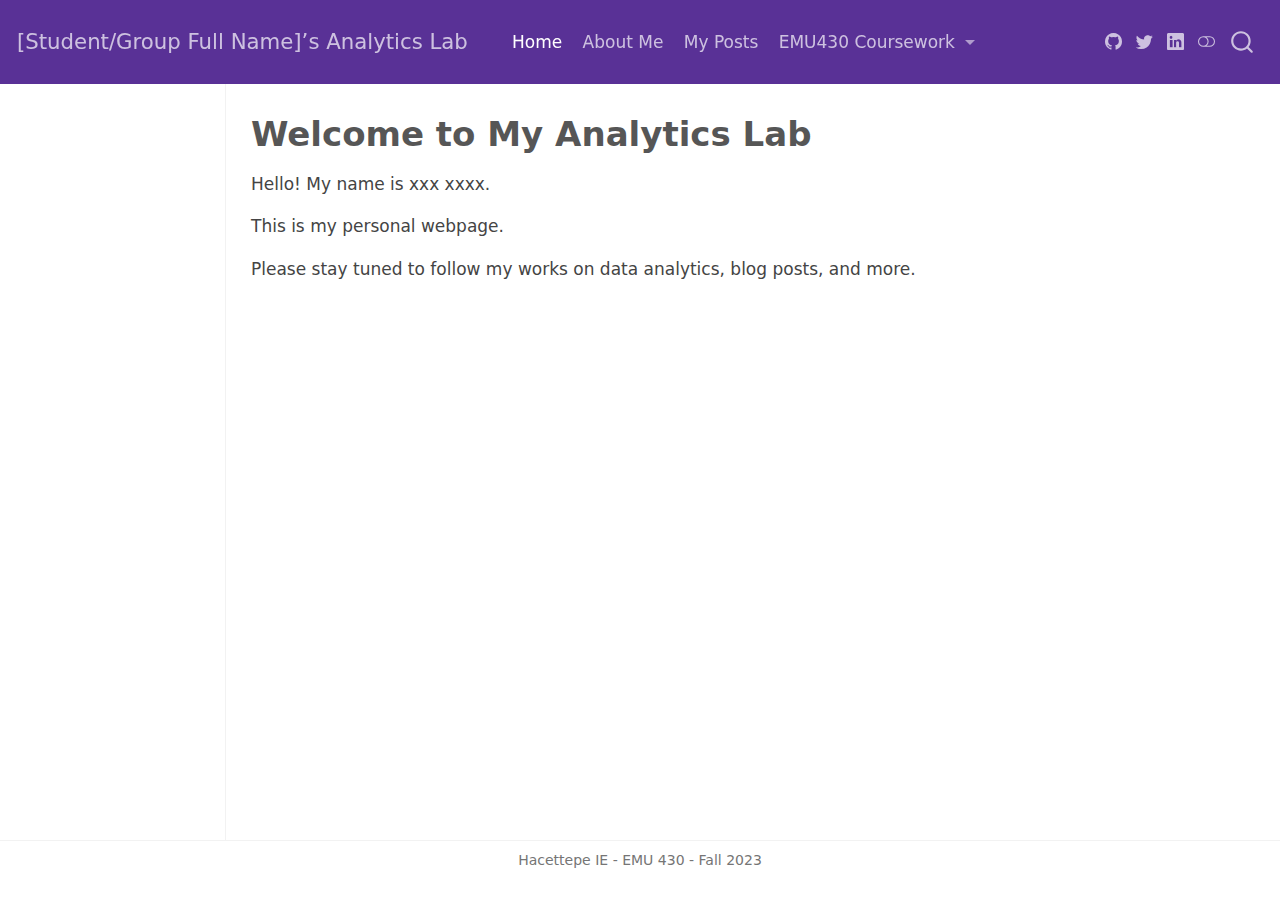
<file: _site/index.html>
<!DOCTYPE html>
<html xmlns="http://www.w3.org/1999/xhtml" lang="en" xml:lang="en"><head>

<meta charset="utf-8">
<meta name="generator" content="quarto-1.3.450">

<meta name="viewport" content="width=device-width, initial-scale=1.0, user-scalable=yes">


<title>[Student/Group Full Name]’s Analytics Lab - Welcome to My Analytics Lab</title>
<style>
code{white-space: pre-wrap;}
span.smallcaps{font-variant: small-caps;}
div.columns{display: flex; gap: min(4vw, 1.5em);}
div.column{flex: auto; overflow-x: auto;}
div.hanging-indent{margin-left: 1.5em; text-indent: -1.5em;}
ul.task-list{list-style: none;}
ul.task-list li input[type="checkbox"] {
  width: 0.8em;
  margin: 0 0.8em 0.2em -1em; /* quarto-specific, see https://github.com/quarto-dev/quarto-cli/issues/4556 */ 
  vertical-align: middle;
}
</style>


<script src="site_libs/quarto-nav/quarto-nav.js"></script>
<script src="site_libs/quarto-nav/headroom.min.js"></script>
<script src="site_libs/clipboard/clipboard.min.js"></script>
<script src="site_libs/quarto-search/autocomplete.umd.js"></script>
<script src="site_libs/quarto-search/fuse.min.js"></script>
<script src="site_libs/quarto-search/quarto-search.js"></script>
<meta name="quarto:offset" content="./">
<script src="site_libs/quarto-html/quarto.js"></script>
<script src="site_libs/quarto-html/popper.min.js"></script>
<script src="site_libs/quarto-html/tippy.umd.min.js"></script>
<script src="site_libs/quarto-html/anchor.min.js"></script>
<link href="site_libs/quarto-html/tippy.css" rel="stylesheet">
<link href="site_libs/quarto-html/quarto-syntax-highlighting.css" rel="stylesheet" class="quarto-color-scheme" id="quarto-text-highlighting-styles">
<link href="site_libs/quarto-html/quarto-syntax-highlighting-dark.css" rel="prefetch" class="quarto-color-scheme quarto-color-alternate" id="quarto-text-highlighting-styles">
<script src="site_libs/bootstrap/bootstrap.min.js"></script>
<link href="site_libs/bootstrap/bootstrap-icons.css" rel="stylesheet">
<link href="site_libs/bootstrap/bootstrap.min.css" rel="stylesheet" class="quarto-color-scheme" id="quarto-bootstrap" data-mode="light">
<link href="site_libs/bootstrap/bootstrap-dark.min.css" rel="prefetch" class="quarto-color-scheme quarto-color-alternate" id="quarto-bootstrap" data-mode="dark">
<script id="quarto-search-options" type="application/json">{
  "location": "navbar",
  "copy-button": false,
  "collapse-after": 3,
  "panel-placement": "end",
  "type": "overlay",
  "limit": 20,
  "language": {
    "search-no-results-text": "No results",
    "search-matching-documents-text": "matching documents",
    "search-copy-link-title": "Copy link to search",
    "search-hide-matches-text": "Hide additional matches",
    "search-more-match-text": "more match in this document",
    "search-more-matches-text": "more matches in this document",
    "search-clear-button-title": "Clear",
    "search-detached-cancel-button-title": "Cancel",
    "search-submit-button-title": "Submit",
    "search-label": "Search"
  }
}</script>


<link rel="stylesheet" href="styles.css">
</head>

<body class="docked nav-fixed">

<div id="quarto-search-results"></div>
  <header id="quarto-header" class="headroom fixed-top">
    <nav class="navbar navbar-expand-lg navbar-dark ">
      <div class="navbar-container container-fluid">
      <div class="navbar-brand-container">
    <a class="navbar-brand" href="./index.html">
    <span class="navbar-title">[Student/Group Full Name]’s Analytics Lab</span>
    </a>
  </div>
            <div id="quarto-search" class="" title="Search"></div>
          <button class="navbar-toggler" type="button" data-bs-toggle="collapse" data-bs-target="#navbarCollapse" aria-controls="navbarCollapse" aria-expanded="false" aria-label="Toggle navigation" onclick="if (window.quartoToggleHeadroom) { window.quartoToggleHeadroom(); }">
  <span class="navbar-toggler-icon"></span>
</button>
          <div class="collapse navbar-collapse" id="navbarCollapse">
            <ul class="navbar-nav navbar-nav-scroll me-auto">
  <li class="nav-item">
    <a class="nav-link active" href="./index.html" rel="" target="" aria-current="page">
 <span class="menu-text">Home</span></a>
  </li>  
  <li class="nav-item">
    <a class="nav-link" href="./about.html" rel="" target="">
 <span class="menu-text">About Me</span></a>
  </li>  
  <li class="nav-item">
    <a class="nav-link" href="./posts.html" rel="" target="">
 <span class="menu-text">My Posts</span></a>
  </li>  
  <li class="nav-item dropdown ">
    <a class="nav-link dropdown-toggle" href="#" id="nav-menu-emu430-coursework" role="button" data-bs-toggle="dropdown" aria-expanded="false" rel="" target="">
 <span class="menu-text">EMU430 Coursework</span>
    </a>
    <ul class="dropdown-menu" aria-labelledby="nav-menu-emu430-coursework">    
        <li>
    <a class="dropdown-item" href="./assignments.html" rel="" target="">
 <span class="dropdown-text">Assignments</span></a>
  </li>  
        <li>
    <a class="dropdown-item" href="./project.html" rel="" target="">
 <span class="dropdown-text">Project</span></a>
  </li>  
    </ul>
  </li>
</ul>
            <div class="quarto-navbar-tools ms-auto tools-wide">
    <a href="https://twitter.com" rel="" title="" class="quarto-navigation-tool px-1" aria-label=""><i class="bi bi-github"></i></a>
    <a href="https://twitter.com" rel="" title="" class="quarto-navigation-tool px-1" aria-label=""><i class="bi bi-twitter"></i></a>
    <a href="https://linkedin.com" rel="" title="" class="quarto-navigation-tool px-1" aria-label=""><i class="bi bi-linkedin"></i></a>
  <a href="" class="quarto-color-scheme-toggle quarto-navigation-tool  px-1" onclick="window.quartoToggleColorScheme(); return false;" title="Toggle dark mode"><i class="bi"></i></a>
</div>
          </div> <!-- /navcollapse -->
      </div> <!-- /container-fluid -->
    </nav>
</header>
<!-- content -->
<div id="quarto-content" class="quarto-container page-columns page-rows-contents page-layout-article page-navbar">
<!-- sidebar -->
  <nav id="quarto-sidebar" class="sidebar collapse collapse-horizontal sidebar-navigation docked overflow-auto">
    
</nav>
<div id="quarto-sidebar-glass" data-bs-toggle="collapse" data-bs-target="#quarto-sidebar,#quarto-sidebar-glass"></div>
<!-- margin-sidebar -->
    <div id="quarto-margin-sidebar" class="sidebar margin-sidebar">
    </div>
<!-- main -->
<main class="content" id="quarto-document-content">

<header id="title-block-header" class="quarto-title-block default">
<div class="quarto-title">
<h1 class="title">Welcome to My Analytics Lab</h1>
</div>



<div class="quarto-title-meta">

    
  
    
  </div>
  

</header>

<p>Hello! My name is xxx xxxx.</p>
<p>This is my personal webpage.</p>
<p>Please stay tuned to follow my works on data analytics, blog posts, and more.</p>



<a onclick="window.scrollTo(0, 0); return false;" role="button" id="quarto-back-to-top"><i class="bi bi-arrow-up"></i> Back to top</a></main> <!-- /main -->
<script id="quarto-html-after-body" type="application/javascript">
window.document.addEventListener("DOMContentLoaded", function (event) {
  const toggleBodyColorMode = (bsSheetEl) => {
    const mode = bsSheetEl.getAttribute("data-mode");
    const bodyEl = window.document.querySelector("body");
    if (mode === "dark") {
      bodyEl.classList.add("quarto-dark");
      bodyEl.classList.remove("quarto-light");
    } else {
      bodyEl.classList.add("quarto-light");
      bodyEl.classList.remove("quarto-dark");
    }
  }
  const toggleBodyColorPrimary = () => {
    const bsSheetEl = window.document.querySelector("link#quarto-bootstrap");
    if (bsSheetEl) {
      toggleBodyColorMode(bsSheetEl);
    }
  }
  toggleBodyColorPrimary();  
  const disableStylesheet = (stylesheets) => {
    for (let i=0; i < stylesheets.length; i++) {
      const stylesheet = stylesheets[i];
      stylesheet.rel = 'prefetch';
    }
  }
  const enableStylesheet = (stylesheets) => {
    for (let i=0; i < stylesheets.length; i++) {
      const stylesheet = stylesheets[i];
      stylesheet.rel = 'stylesheet';
    }
  }
  const manageTransitions = (selector, allowTransitions) => {
    const els = window.document.querySelectorAll(selector);
    for (let i=0; i < els.length; i++) {
      const el = els[i];
      if (allowTransitions) {
        el.classList.remove('notransition');
      } else {
        el.classList.add('notransition');
      }
    }
  }
  const toggleColorMode = (alternate) => {
    // Switch the stylesheets
    const alternateStylesheets = window.document.querySelectorAll('link.quarto-color-scheme.quarto-color-alternate');
    manageTransitions('#quarto-margin-sidebar .nav-link', false);
    if (alternate) {
      enableStylesheet(alternateStylesheets);
      for (const sheetNode of alternateStylesheets) {
        if (sheetNode.id === "quarto-bootstrap") {
          toggleBodyColorMode(sheetNode);
        }
      }
    } else {
      disableStylesheet(alternateStylesheets);
      toggleBodyColorPrimary();
    }
    manageTransitions('#quarto-margin-sidebar .nav-link', true);
    // Switch the toggles
    const toggles = window.document.querySelectorAll('.quarto-color-scheme-toggle');
    for (let i=0; i < toggles.length; i++) {
      const toggle = toggles[i];
      if (toggle) {
        if (alternate) {
          toggle.classList.add("alternate");     
        } else {
          toggle.classList.remove("alternate");
        }
      }
    }
    // Hack to workaround the fact that safari doesn't
    // properly recolor the scrollbar when toggling (#1455)
    if (navigator.userAgent.indexOf('Safari') > 0 && navigator.userAgent.indexOf('Chrome') == -1) {
      manageTransitions("body", false);
      window.scrollTo(0, 1);
      setTimeout(() => {
        window.scrollTo(0, 0);
        manageTransitions("body", true);
      }, 40);  
    }
  }
  const isFileUrl = () => { 
    return window.location.protocol === 'file:';
  }
  const hasAlternateSentinel = () => {  
    let styleSentinel = getColorSchemeSentinel();
    if (styleSentinel !== null) {
      return styleSentinel === "alternate";
    } else {
      return false;
    }
  }
  const setStyleSentinel = (alternate) => {
    const value = alternate ? "alternate" : "default";
    if (!isFileUrl()) {
      window.localStorage.setItem("quarto-color-scheme", value);
    } else {
      localAlternateSentinel = value;
    }
  }
  const getColorSchemeSentinel = () => {
    if (!isFileUrl()) {
      const storageValue = window.localStorage.getItem("quarto-color-scheme");
      return storageValue != null ? storageValue : localAlternateSentinel;
    } else {
      return localAlternateSentinel;
    }
  }
  let localAlternateSentinel = 'default';
  // Dark / light mode switch
  window.quartoToggleColorScheme = () => {
    // Read the current dark / light value 
    let toAlternate = !hasAlternateSentinel();
    toggleColorMode(toAlternate);
    setStyleSentinel(toAlternate);
  };
  // Ensure there is a toggle, if there isn't float one in the top right
  if (window.document.querySelector('.quarto-color-scheme-toggle') === null) {
    const a = window.document.createElement('a');
    a.classList.add('top-right');
    a.classList.add('quarto-color-scheme-toggle');
    a.href = "";
    a.onclick = function() { try { window.quartoToggleColorScheme(); } catch {} return false; };
    const i = window.document.createElement("i");
    i.classList.add('bi');
    a.appendChild(i);
    window.document.body.appendChild(a);
  }
  // Switch to dark mode if need be
  if (hasAlternateSentinel()) {
    toggleColorMode(true);
  } else {
    toggleColorMode(false);
  }
  const icon = "";
  const anchorJS = new window.AnchorJS();
  anchorJS.options = {
    placement: 'right',
    icon: icon
  };
  anchorJS.add('.anchored');
  const isCodeAnnotation = (el) => {
    for (const clz of el.classList) {
      if (clz.startsWith('code-annotation-')) {                     
        return true;
      }
    }
    return false;
  }
  const clipboard = new window.ClipboardJS('.code-copy-button', {
    text: function(trigger) {
      const codeEl = trigger.previousElementSibling.cloneNode(true);
      for (const childEl of codeEl.children) {
        if (isCodeAnnotation(childEl)) {
          childEl.remove();
        }
      }
      return codeEl.innerText;
    }
  });
  clipboard.on('success', function(e) {
    // button target
    const button = e.trigger;
    // don't keep focus
    button.blur();
    // flash "checked"
    button.classList.add('code-copy-button-checked');
    var currentTitle = button.getAttribute("title");
    button.setAttribute("title", "Copied!");
    let tooltip;
    if (window.bootstrap) {
      button.setAttribute("data-bs-toggle", "tooltip");
      button.setAttribute("data-bs-placement", "left");
      button.setAttribute("data-bs-title", "Copied!");
      tooltip = new bootstrap.Tooltip(button, 
        { trigger: "manual", 
          customClass: "code-copy-button-tooltip",
          offset: [0, -8]});
      tooltip.show();    
    }
    setTimeout(function() {
      if (tooltip) {
        tooltip.hide();
        button.removeAttribute("data-bs-title");
        button.removeAttribute("data-bs-toggle");
        button.removeAttribute("data-bs-placement");
      }
      button.setAttribute("title", currentTitle);
      button.classList.remove('code-copy-button-checked');
    }, 1000);
    // clear code selection
    e.clearSelection();
  });
  function tippyHover(el, contentFn) {
    const config = {
      allowHTML: true,
      content: contentFn,
      maxWidth: 500,
      delay: 100,
      arrow: false,
      appendTo: function(el) {
          return el.parentElement;
      },
      interactive: true,
      interactiveBorder: 10,
      theme: 'quarto',
      placement: 'bottom-start'
    };
    window.tippy(el, config); 
  }
  const noterefs = window.document.querySelectorAll('a[role="doc-noteref"]');
  for (var i=0; i<noterefs.length; i++) {
    const ref = noterefs[i];
    tippyHover(ref, function() {
      // use id or data attribute instead here
      let href = ref.getAttribute('data-footnote-href') || ref.getAttribute('href');
      try { href = new URL(href).hash; } catch {}
      const id = href.replace(/^#\/?/, "");
      const note = window.document.getElementById(id);
      return note.innerHTML;
    });
  }
      let selectedAnnoteEl;
      const selectorForAnnotation = ( cell, annotation) => {
        let cellAttr = 'data-code-cell="' + cell + '"';
        let lineAttr = 'data-code-annotation="' +  annotation + '"';
        const selector = 'span[' + cellAttr + '][' + lineAttr + ']';
        return selector;
      }
      const selectCodeLines = (annoteEl) => {
        const doc = window.document;
        const targetCell = annoteEl.getAttribute("data-target-cell");
        const targetAnnotation = annoteEl.getAttribute("data-target-annotation");
        const annoteSpan = window.document.querySelector(selectorForAnnotation(targetCell, targetAnnotation));
        const lines = annoteSpan.getAttribute("data-code-lines").split(",");
        const lineIds = lines.map((line) => {
          return targetCell + "-" + line;
        })
        let top = null;
        let height = null;
        let parent = null;
        if (lineIds.length > 0) {
            //compute the position of the single el (top and bottom and make a div)
            const el = window.document.getElementById(lineIds[0]);
            top = el.offsetTop;
            height = el.offsetHeight;
            parent = el.parentElement.parentElement;
          if (lineIds.length > 1) {
            const lastEl = window.document.getElementById(lineIds[lineIds.length - 1]);
            const bottom = lastEl.offsetTop + lastEl.offsetHeight;
            height = bottom - top;
          }
          if (top !== null && height !== null && parent !== null) {
            // cook up a div (if necessary) and position it 
            let div = window.document.getElementById("code-annotation-line-highlight");
            if (div === null) {
              div = window.document.createElement("div");
              div.setAttribute("id", "code-annotation-line-highlight");
              div.style.position = 'absolute';
              parent.appendChild(div);
            }
            div.style.top = top - 2 + "px";
            div.style.height = height + 4 + "px";
            let gutterDiv = window.document.getElementById("code-annotation-line-highlight-gutter");
            if (gutterDiv === null) {
              gutterDiv = window.document.createElement("div");
              gutterDiv.setAttribute("id", "code-annotation-line-highlight-gutter");
              gutterDiv.style.position = 'absolute';
              const codeCell = window.document.getElementById(targetCell);
              const gutter = codeCell.querySelector('.code-annotation-gutter');
              gutter.appendChild(gutterDiv);
            }
            gutterDiv.style.top = top - 2 + "px";
            gutterDiv.style.height = height + 4 + "px";
          }
          selectedAnnoteEl = annoteEl;
        }
      };
      const unselectCodeLines = () => {
        const elementsIds = ["code-annotation-line-highlight", "code-annotation-line-highlight-gutter"];
        elementsIds.forEach((elId) => {
          const div = window.document.getElementById(elId);
          if (div) {
            div.remove();
          }
        });
        selectedAnnoteEl = undefined;
      };
      // Attach click handler to the DT
      const annoteDls = window.document.querySelectorAll('dt[data-target-cell]');
      for (const annoteDlNode of annoteDls) {
        annoteDlNode.addEventListener('click', (event) => {
          const clickedEl = event.target;
          if (clickedEl !== selectedAnnoteEl) {
            unselectCodeLines();
            const activeEl = window.document.querySelector('dt[data-target-cell].code-annotation-active');
            if (activeEl) {
              activeEl.classList.remove('code-annotation-active');
            }
            selectCodeLines(clickedEl);
            clickedEl.classList.add('code-annotation-active');
          } else {
            // Unselect the line
            unselectCodeLines();
            clickedEl.classList.remove('code-annotation-active');
          }
        });
      }
  const findCites = (el) => {
    const parentEl = el.parentElement;
    if (parentEl) {
      const cites = parentEl.dataset.cites;
      if (cites) {
        return {
          el,
          cites: cites.split(' ')
        };
      } else {
        return findCites(el.parentElement)
      }
    } else {
      return undefined;
    }
  };
  var bibliorefs = window.document.querySelectorAll('a[role="doc-biblioref"]');
  for (var i=0; i<bibliorefs.length; i++) {
    const ref = bibliorefs[i];
    const citeInfo = findCites(ref);
    if (citeInfo) {
      tippyHover(citeInfo.el, function() {
        var popup = window.document.createElement('div');
        citeInfo.cites.forEach(function(cite) {
          var citeDiv = window.document.createElement('div');
          citeDiv.classList.add('hanging-indent');
          citeDiv.classList.add('csl-entry');
          var biblioDiv = window.document.getElementById('ref-' + cite);
          if (biblioDiv) {
            citeDiv.innerHTML = biblioDiv.innerHTML;
          }
          popup.appendChild(citeDiv);
        });
        return popup.innerHTML;
      });
    }
  }
});
</script>
</div> <!-- /content -->
<footer class="footer">
  <div class="nav-footer">
    <div class="nav-footer-left">
      &nbsp;
    </div>   
    <div class="nav-footer-center">Hacettepe IE - EMU 430 - Fall 2023</div>
    <div class="nav-footer-right">
      &nbsp;
    </div>
  </div>
</footer>



</body></html>
</file>
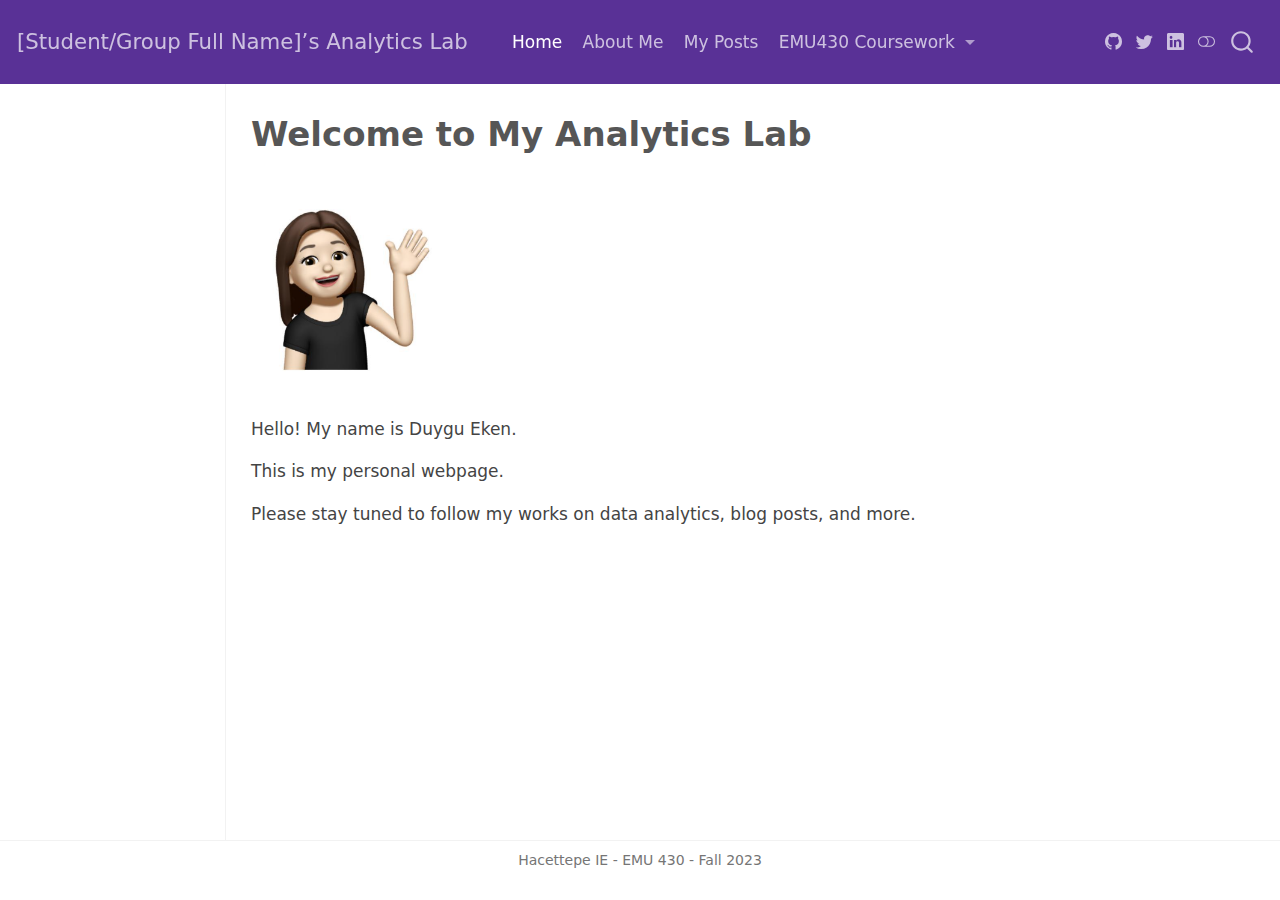
<file: docs/index.html>
<!DOCTYPE html>
<html xmlns="http://www.w3.org/1999/xhtml" lang="en" xml:lang="en"><head>

<meta charset="utf-8">
<meta name="generator" content="quarto-1.3.433">

<meta name="viewport" content="width=device-width, initial-scale=1.0, user-scalable=yes">


<title>[Student/Group Full Name]’s Analytics Lab - Welcome to My Analytics Lab</title>
<style>
code{white-space: pre-wrap;}
span.smallcaps{font-variant: small-caps;}
div.columns{display: flex; gap: min(4vw, 1.5em);}
div.column{flex: auto; overflow-x: auto;}
div.hanging-indent{margin-left: 1.5em; text-indent: -1.5em;}
ul.task-list{list-style: none;}
ul.task-list li input[type="checkbox"] {
  width: 0.8em;
  margin: 0 0.8em 0.2em -1em; /* quarto-specific, see https://github.com/quarto-dev/quarto-cli/issues/4556 */ 
  vertical-align: middle;
}
</style>


<script src="site_libs/quarto-nav/quarto-nav.js"></script>
<script src="site_libs/quarto-nav/headroom.min.js"></script>
<script src="site_libs/clipboard/clipboard.min.js"></script>
<script src="site_libs/quarto-search/autocomplete.umd.js"></script>
<script src="site_libs/quarto-search/fuse.min.js"></script>
<script src="site_libs/quarto-search/quarto-search.js"></script>
<meta name="quarto:offset" content="./">
<script src="site_libs/quarto-html/quarto.js"></script>
<script src="site_libs/quarto-html/popper.min.js"></script>
<script src="site_libs/quarto-html/tippy.umd.min.js"></script>
<script src="site_libs/quarto-html/anchor.min.js"></script>
<link href="site_libs/quarto-html/tippy.css" rel="stylesheet">
<link href="site_libs/quarto-html/quarto-syntax-highlighting.css" rel="stylesheet" class="quarto-color-scheme" id="quarto-text-highlighting-styles">
<link href="site_libs/quarto-html/quarto-syntax-highlighting-dark.css" rel="prefetch" class="quarto-color-scheme quarto-color-alternate" id="quarto-text-highlighting-styles">
<script src="site_libs/bootstrap/bootstrap.min.js"></script>
<link href="site_libs/bootstrap/bootstrap-icons.css" rel="stylesheet">
<link href="site_libs/bootstrap/bootstrap.min.css" rel="stylesheet" class="quarto-color-scheme" id="quarto-bootstrap" data-mode="light">
<link href="site_libs/bootstrap/bootstrap-dark.min.css" rel="prefetch" class="quarto-color-scheme quarto-color-alternate" id="quarto-bootstrap" data-mode="dark">
<script id="quarto-search-options" type="application/json">{
  "location": "navbar",
  "copy-button": false,
  "collapse-after": 3,
  "panel-placement": "end",
  "type": "overlay",
  "limit": 20,
  "language": {
    "search-no-results-text": "No results",
    "search-matching-documents-text": "matching documents",
    "search-copy-link-title": "Copy link to search",
    "search-hide-matches-text": "Hide additional matches",
    "search-more-match-text": "more match in this document",
    "search-more-matches-text": "more matches in this document",
    "search-clear-button-title": "Clear",
    "search-detached-cancel-button-title": "Cancel",
    "search-submit-button-title": "Submit",
    "search-label": "Search"
  }
}</script>


<link rel="stylesheet" href="styles.css">
</head>

<body class="docked nav-fixed">

<div id="quarto-search-results"></div>
  <header id="quarto-header" class="headroom fixed-top">
    <nav class="navbar navbar-expand-lg navbar-dark ">
      <div class="navbar-container container-fluid">
      <div class="navbar-brand-container">
    <a class="navbar-brand" href="./index.html">
    <span class="navbar-title">[Student/Group Full Name]’s Analytics Lab</span>
    </a>
  </div>
            <div id="quarto-search" class="" title="Search"></div>
          <button class="navbar-toggler" type="button" data-bs-toggle="collapse" data-bs-target="#navbarCollapse" aria-controls="navbarCollapse" aria-expanded="false" aria-label="Toggle navigation" onclick="if (window.quartoToggleHeadroom) { window.quartoToggleHeadroom(); }">
  <span class="navbar-toggler-icon"></span>
</button>
          <div class="collapse navbar-collapse" id="navbarCollapse">
            <ul class="navbar-nav navbar-nav-scroll me-auto">
  <li class="nav-item">
    <a class="nav-link active" href="./index.html" rel="" target="" aria-current="page">
 <span class="menu-text">Home</span></a>
  </li>  
  <li class="nav-item">
    <a class="nav-link" href="./about.html" rel="" target="">
 <span class="menu-text">About Me</span></a>
  </li>  
  <li class="nav-item">
    <a class="nav-link" href="./posts.html" rel="" target="">
 <span class="menu-text">My Posts</span></a>
  </li>  
  <li class="nav-item dropdown ">
    <a class="nav-link dropdown-toggle" href="#" id="nav-menu-emu430-coursework" role="button" data-bs-toggle="dropdown" aria-expanded="false" rel="" target="">
 <span class="menu-text">EMU430 Coursework</span>
    </a>
    <ul class="dropdown-menu" aria-labelledby="nav-menu-emu430-coursework">    
        <li>
    <a class="dropdown-item" href="./assignments.html" rel="" target="">
 <span class="dropdown-text">Assignments</span></a>
  </li>  
        <li>
    <a class="dropdown-item" href="./project.html" rel="" target="">
 <span class="dropdown-text">Project</span></a>
  </li>  
    </ul>
  </li>
</ul>
            <div class="quarto-navbar-tools ms-auto tools-wide">
    <a href="https://github.com/dygekn" rel="" title="" class="quarto-navigation-tool px-1" aria-label=""><i class="bi bi-github"></i></a>
    <a href="https://twitter.com" rel="" title="" class="quarto-navigation-tool px-1" aria-label=""><i class="bi bi-twitter"></i></a>
    <a href="https://linkedin.com/in/duygu-eken-818800192/" rel="" title="" class="quarto-navigation-tool px-1" aria-label=""><i class="bi bi-linkedin"></i></a>
  <a href="" class="quarto-color-scheme-toggle quarto-navigation-tool  px-1" onclick="window.quartoToggleColorScheme(); return false;" title="Toggle dark mode"><i class="bi"></i></a>
</div>
          </div> <!-- /navcollapse -->
      </div> <!-- /container-fluid -->
    </nav>
</header>
<!-- content -->
<div id="quarto-content" class="quarto-container page-columns page-rows-contents page-layout-article page-navbar">
<!-- sidebar -->
  <nav id="quarto-sidebar" class="sidebar collapse collapse-horizontal sidebar-navigation docked overflow-auto">
    
</nav>
<div id="quarto-sidebar-glass" data-bs-toggle="collapse" data-bs-target="#quarto-sidebar,#quarto-sidebar-glass"></div>
<!-- margin-sidebar -->
    <div id="quarto-margin-sidebar" class="sidebar margin-sidebar">
    </div>
<!-- main -->
<main class="content" id="quarto-document-content">

<header id="title-block-header" class="quarto-title-block default">
<div class="quarto-title">
<h1 class="title">Welcome to My Analytics Lab</h1>
</div>



<div class="quarto-title-meta">

    
  
    
  </div>
  

</header>

<div class="quarto-figure quarto-figure-left">
<figure class="figure">
<p><img src="assets/images/duygu.png" class="img-fluid figure-img" width="181"></p>
</figure>
</div>
<p>Hello! My name is Duygu Eken.</p>
<p>This is my personal webpage.</p>
<p>Please stay tuned to follow my works on data analytics, blog posts, and more.</p>



<a onclick="window.scrollTo(0, 0); return false;" role="button" id="quarto-back-to-top"><i class="bi bi-arrow-up"></i> Back to top</a></main> <!-- /main -->
<script id="quarto-html-after-body" type="application/javascript">
window.document.addEventListener("DOMContentLoaded", function (event) {
  const toggleBodyColorMode = (bsSheetEl) => {
    const mode = bsSheetEl.getAttribute("data-mode");
    const bodyEl = window.document.querySelector("body");
    if (mode === "dark") {
      bodyEl.classList.add("quarto-dark");
      bodyEl.classList.remove("quarto-light");
    } else {
      bodyEl.classList.add("quarto-light");
      bodyEl.classList.remove("quarto-dark");
    }
  }
  const toggleBodyColorPrimary = () => {
    const bsSheetEl = window.document.querySelector("link#quarto-bootstrap");
    if (bsSheetEl) {
      toggleBodyColorMode(bsSheetEl);
    }
  }
  toggleBodyColorPrimary();  
  const disableStylesheet = (stylesheets) => {
    for (let i=0; i < stylesheets.length; i++) {
      const stylesheet = stylesheets[i];
      stylesheet.rel = 'prefetch';
    }
  }
  const enableStylesheet = (stylesheets) => {
    for (let i=0; i < stylesheets.length; i++) {
      const stylesheet = stylesheets[i];
      stylesheet.rel = 'stylesheet';
    }
  }
  const manageTransitions = (selector, allowTransitions) => {
    const els = window.document.querySelectorAll(selector);
    for (let i=0; i < els.length; i++) {
      const el = els[i];
      if (allowTransitions) {
        el.classList.remove('notransition');
      } else {
        el.classList.add('notransition');
      }
    }
  }
  const toggleColorMode = (alternate) => {
    // Switch the stylesheets
    const alternateStylesheets = window.document.querySelectorAll('link.quarto-color-scheme.quarto-color-alternate');
    manageTransitions('#quarto-margin-sidebar .nav-link', false);
    if (alternate) {
      enableStylesheet(alternateStylesheets);
      for (const sheetNode of alternateStylesheets) {
        if (sheetNode.id === "quarto-bootstrap") {
          toggleBodyColorMode(sheetNode);
        }
      }
    } else {
      disableStylesheet(alternateStylesheets);
      toggleBodyColorPrimary();
    }
    manageTransitions('#quarto-margin-sidebar .nav-link', true);
    // Switch the toggles
    const toggles = window.document.querySelectorAll('.quarto-color-scheme-toggle');
    for (let i=0; i < toggles.length; i++) {
      const toggle = toggles[i];
      if (toggle) {
        if (alternate) {
          toggle.classList.add("alternate");     
        } else {
          toggle.classList.remove("alternate");
        }
      }
    }
    // Hack to workaround the fact that safari doesn't
    // properly recolor the scrollbar when toggling (#1455)
    if (navigator.userAgent.indexOf('Safari') > 0 && navigator.userAgent.indexOf('Chrome') == -1) {
      manageTransitions("body", false);
      window.scrollTo(0, 1);
      setTimeout(() => {
        window.scrollTo(0, 0);
        manageTransitions("body", true);
      }, 40);  
    }
  }
  const isFileUrl = () => { 
    return window.location.protocol === 'file:';
  }
  const hasAlternateSentinel = () => {  
    let styleSentinel = getColorSchemeSentinel();
    if (styleSentinel !== null) {
      return styleSentinel === "alternate";
    } else {
      return false;
    }
  }
  const setStyleSentinel = (alternate) => {
    const value = alternate ? "alternate" : "default";
    if (!isFileUrl()) {
      window.localStorage.setItem("quarto-color-scheme", value);
    } else {
      localAlternateSentinel = value;
    }
  }
  const getColorSchemeSentinel = () => {
    if (!isFileUrl()) {
      const storageValue = window.localStorage.getItem("quarto-color-scheme");
      return storageValue != null ? storageValue : localAlternateSentinel;
    } else {
      return localAlternateSentinel;
    }
  }
  let localAlternateSentinel = 'default';
  // Dark / light mode switch
  window.quartoToggleColorScheme = () => {
    // Read the current dark / light value 
    let toAlternate = !hasAlternateSentinel();
    toggleColorMode(toAlternate);
    setStyleSentinel(toAlternate);
  };
  // Ensure there is a toggle, if there isn't float one in the top right
  if (window.document.querySelector('.quarto-color-scheme-toggle') === null) {
    const a = window.document.createElement('a');
    a.classList.add('top-right');
    a.classList.add('quarto-color-scheme-toggle');
    a.href = "";
    a.onclick = function() { try { window.quartoToggleColorScheme(); } catch {} return false; };
    const i = window.document.createElement("i");
    i.classList.add('bi');
    a.appendChild(i);
    window.document.body.appendChild(a);
  }
  // Switch to dark mode if need be
  if (hasAlternateSentinel()) {
    toggleColorMode(true);
  } else {
    toggleColorMode(false);
  }
  const icon = "";
  const anchorJS = new window.AnchorJS();
  anchorJS.options = {
    placement: 'right',
    icon: icon
  };
  anchorJS.add('.anchored');
  const isCodeAnnotation = (el) => {
    for (const clz of el.classList) {
      if (clz.startsWith('code-annotation-')) {                     
        return true;
      }
    }
    return false;
  }
  const clipboard = new window.ClipboardJS('.code-copy-button', {
    text: function(trigger) {
      const codeEl = trigger.previousElementSibling.cloneNode(true);
      for (const childEl of codeEl.children) {
        if (isCodeAnnotation(childEl)) {
          childEl.remove();
        }
      }
      return codeEl.innerText;
    }
  });
  clipboard.on('success', function(e) {
    // button target
    const button = e.trigger;
    // don't keep focus
    button.blur();
    // flash "checked"
    button.classList.add('code-copy-button-checked');
    var currentTitle = button.getAttribute("title");
    button.setAttribute("title", "Copied!");
    let tooltip;
    if (window.bootstrap) {
      button.setAttribute("data-bs-toggle", "tooltip");
      button.setAttribute("data-bs-placement", "left");
      button.setAttribute("data-bs-title", "Copied!");
      tooltip = new bootstrap.Tooltip(button, 
        { trigger: "manual", 
          customClass: "code-copy-button-tooltip",
          offset: [0, -8]});
      tooltip.show();    
    }
    setTimeout(function() {
      if (tooltip) {
        tooltip.hide();
        button.removeAttribute("data-bs-title");
        button.removeAttribute("data-bs-toggle");
        button.removeAttribute("data-bs-placement");
      }
      button.setAttribute("title", currentTitle);
      button.classList.remove('code-copy-button-checked');
    }, 1000);
    // clear code selection
    e.clearSelection();
  });
  function tippyHover(el, contentFn) {
    const config = {
      allowHTML: true,
      content: contentFn,
      maxWidth: 500,
      delay: 100,
      arrow: false,
      appendTo: function(el) {
          return el.parentElement;
      },
      interactive: true,
      interactiveBorder: 10,
      theme: 'quarto',
      placement: 'bottom-start'
    };
    window.tippy(el, config); 
  }
  const noterefs = window.document.querySelectorAll('a[role="doc-noteref"]');
  for (var i=0; i<noterefs.length; i++) {
    const ref = noterefs[i];
    tippyHover(ref, function() {
      // use id or data attribute instead here
      let href = ref.getAttribute('data-footnote-href') || ref.getAttribute('href');
      try { href = new URL(href).hash; } catch {}
      const id = href.replace(/^#\/?/, "");
      const note = window.document.getElementById(id);
      return note.innerHTML;
    });
  }
      let selectedAnnoteEl;
      const selectorForAnnotation = ( cell, annotation) => {
        let cellAttr = 'data-code-cell="' + cell + '"';
        let lineAttr = 'data-code-annotation="' +  annotation + '"';
        const selector = 'span[' + cellAttr + '][' + lineAttr + ']';
        return selector;
      }
      const selectCodeLines = (annoteEl) => {
        const doc = window.document;
        const targetCell = annoteEl.getAttribute("data-target-cell");
        const targetAnnotation = annoteEl.getAttribute("data-target-annotation");
        const annoteSpan = window.document.querySelector(selectorForAnnotation(targetCell, targetAnnotation));
        const lines = annoteSpan.getAttribute("data-code-lines").split(",");
        const lineIds = lines.map((line) => {
          return targetCell + "-" + line;
        })
        let top = null;
        let height = null;
        let parent = null;
        if (lineIds.length > 0) {
            //compute the position of the single el (top and bottom and make a div)
            const el = window.document.getElementById(lineIds[0]);
            top = el.offsetTop;
            height = el.offsetHeight;
            parent = el.parentElement.parentElement;
          if (lineIds.length > 1) {
            const lastEl = window.document.getElementById(lineIds[lineIds.length - 1]);
            const bottom = lastEl.offsetTop + lastEl.offsetHeight;
            height = bottom - top;
          }
          if (top !== null && height !== null && parent !== null) {
            // cook up a div (if necessary) and position it 
            let div = window.document.getElementById("code-annotation-line-highlight");
            if (div === null) {
              div = window.document.createElement("div");
              div.setAttribute("id", "code-annotation-line-highlight");
              div.style.position = 'absolute';
              parent.appendChild(div);
            }
            div.style.top = top - 2 + "px";
            div.style.height = height + 4 + "px";
            let gutterDiv = window.document.getElementById("code-annotation-line-highlight-gutter");
            if (gutterDiv === null) {
              gutterDiv = window.document.createElement("div");
              gutterDiv.setAttribute("id", "code-annotation-line-highlight-gutter");
              gutterDiv.style.position = 'absolute';
              const codeCell = window.document.getElementById(targetCell);
              const gutter = codeCell.querySelector('.code-annotation-gutter');
              gutter.appendChild(gutterDiv);
            }
            gutterDiv.style.top = top - 2 + "px";
            gutterDiv.style.height = height + 4 + "px";
          }
          selectedAnnoteEl = annoteEl;
        }
      };
      const unselectCodeLines = () => {
        const elementsIds = ["code-annotation-line-highlight", "code-annotation-line-highlight-gutter"];
        elementsIds.forEach((elId) => {
          const div = window.document.getElementById(elId);
          if (div) {
            div.remove();
          }
        });
        selectedAnnoteEl = undefined;
      };
      // Attach click handler to the DT
      const annoteDls = window.document.querySelectorAll('dt[data-target-cell]');
      for (const annoteDlNode of annoteDls) {
        annoteDlNode.addEventListener('click', (event) => {
          const clickedEl = event.target;
          if (clickedEl !== selectedAnnoteEl) {
            unselectCodeLines();
            const activeEl = window.document.querySelector('dt[data-target-cell].code-annotation-active');
            if (activeEl) {
              activeEl.classList.remove('code-annotation-active');
            }
            selectCodeLines(clickedEl);
            clickedEl.classList.add('code-annotation-active');
          } else {
            // Unselect the line
            unselectCodeLines();
            clickedEl.classList.remove('code-annotation-active');
          }
        });
      }
  const findCites = (el) => {
    const parentEl = el.parentElement;
    if (parentEl) {
      const cites = parentEl.dataset.cites;
      if (cites) {
        return {
          el,
          cites: cites.split(' ')
        };
      } else {
        return findCites(el.parentElement)
      }
    } else {
      return undefined;
    }
  };
  var bibliorefs = window.document.querySelectorAll('a[role="doc-biblioref"]');
  for (var i=0; i<bibliorefs.length; i++) {
    const ref = bibliorefs[i];
    const citeInfo = findCites(ref);
    if (citeInfo) {
      tippyHover(citeInfo.el, function() {
        var popup = window.document.createElement('div');
        citeInfo.cites.forEach(function(cite) {
          var citeDiv = window.document.createElement('div');
          citeDiv.classList.add('hanging-indent');
          citeDiv.classList.add('csl-entry');
          var biblioDiv = window.document.getElementById('ref-' + cite);
          if (biblioDiv) {
            citeDiv.innerHTML = biblioDiv.innerHTML;
          }
          popup.appendChild(citeDiv);
        });
        return popup.innerHTML;
      });
    }
  }
});
</script>
</div> <!-- /content -->
<footer class="footer">
  <div class="nav-footer">
    <div class="nav-footer-left">
      &nbsp;
    </div>   
    <div class="nav-footer-center">Hacettepe IE - EMU 430 - Fall 2023</div>
    <div class="nav-footer-right">
      &nbsp;
    </div>
  </div>
</footer>



</body></html>
</file>
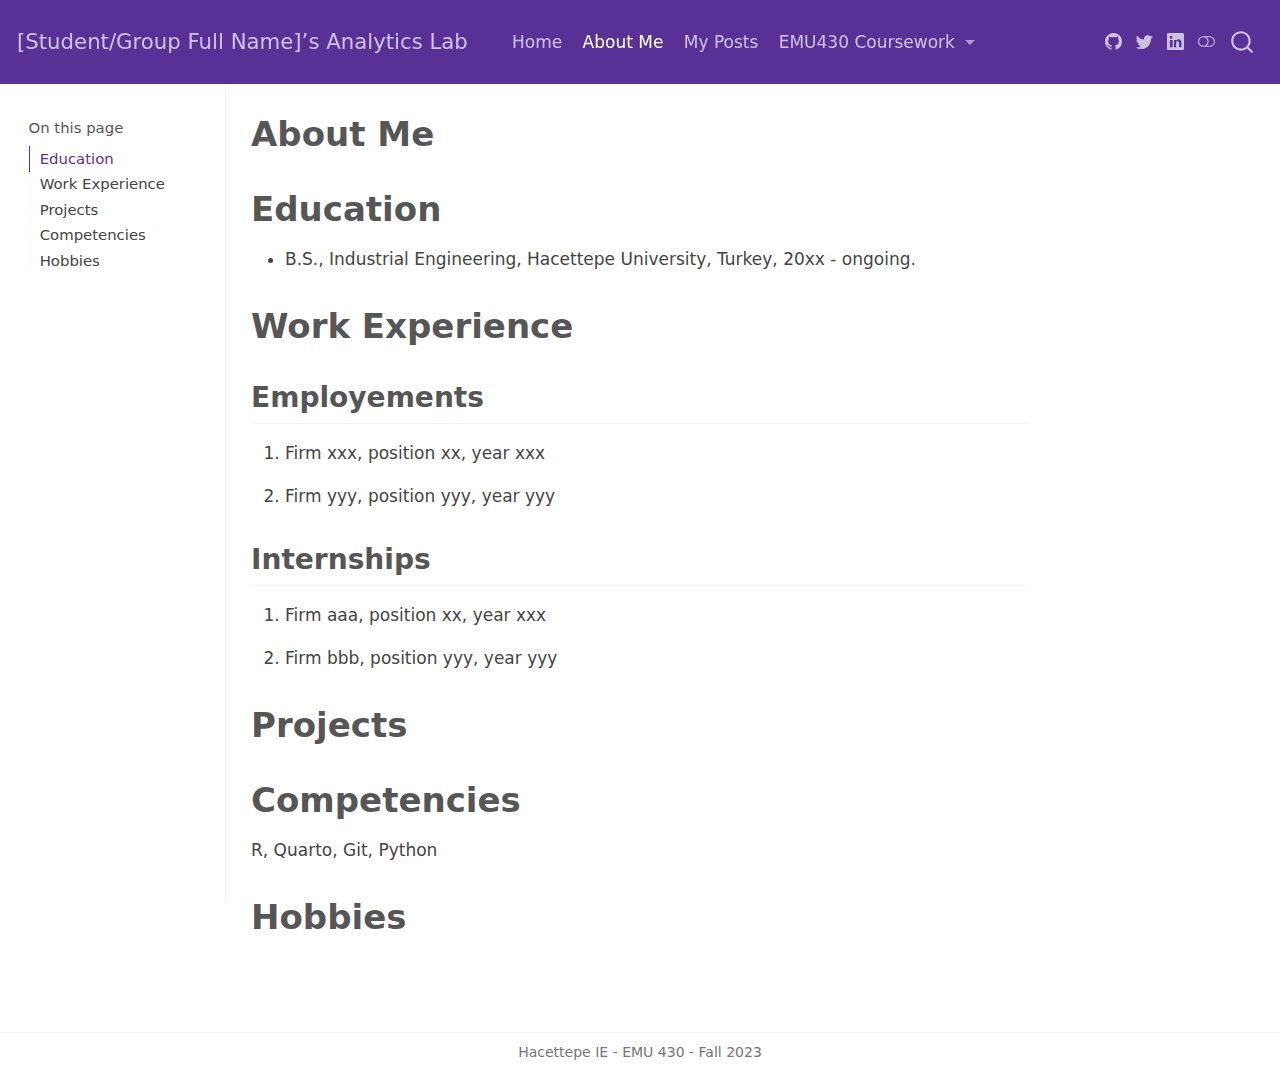
<file: _site/about.html>
<!DOCTYPE html>
<html xmlns="http://www.w3.org/1999/xhtml" lang="en" xml:lang="en"><head>

<meta charset="utf-8">
<meta name="generator" content="quarto-1.3.450">

<meta name="viewport" content="width=device-width, initial-scale=1.0, user-scalable=yes">


<title>[Student/Group Full Name]’s Analytics Lab - About Me</title>
<style>
code{white-space: pre-wrap;}
span.smallcaps{font-variant: small-caps;}
div.columns{display: flex; gap: min(4vw, 1.5em);}
div.column{flex: auto; overflow-x: auto;}
div.hanging-indent{margin-left: 1.5em; text-indent: -1.5em;}
ul.task-list{list-style: none;}
ul.task-list li input[type="checkbox"] {
  width: 0.8em;
  margin: 0 0.8em 0.2em -1em; /* quarto-specific, see https://github.com/quarto-dev/quarto-cli/issues/4556 */ 
  vertical-align: middle;
}
</style>


<script src="site_libs/quarto-nav/quarto-nav.js"></script>
<script src="site_libs/quarto-nav/headroom.min.js"></script>
<script src="site_libs/clipboard/clipboard.min.js"></script>
<script src="site_libs/quarto-search/autocomplete.umd.js"></script>
<script src="site_libs/quarto-search/fuse.min.js"></script>
<script src="site_libs/quarto-search/quarto-search.js"></script>
<meta name="quarto:offset" content="./">
<script src="site_libs/quarto-html/quarto.js"></script>
<script src="site_libs/quarto-html/popper.min.js"></script>
<script src="site_libs/quarto-html/tippy.umd.min.js"></script>
<script src="site_libs/quarto-html/anchor.min.js"></script>
<link href="site_libs/quarto-html/tippy.css" rel="stylesheet">
<link href="site_libs/quarto-html/quarto-syntax-highlighting.css" rel="stylesheet" class="quarto-color-scheme" id="quarto-text-highlighting-styles">
<link href="site_libs/quarto-html/quarto-syntax-highlighting-dark.css" rel="prefetch" class="quarto-color-scheme quarto-color-alternate" id="quarto-text-highlighting-styles">
<script src="site_libs/bootstrap/bootstrap.min.js"></script>
<link href="site_libs/bootstrap/bootstrap-icons.css" rel="stylesheet">
<link href="site_libs/bootstrap/bootstrap.min.css" rel="stylesheet" class="quarto-color-scheme" id="quarto-bootstrap" data-mode="light">
<link href="site_libs/bootstrap/bootstrap-dark.min.css" rel="prefetch" class="quarto-color-scheme quarto-color-alternate" id="quarto-bootstrap" data-mode="dark">
<script id="quarto-search-options" type="application/json">{
  "location": "navbar",
  "copy-button": false,
  "collapse-after": 3,
  "panel-placement": "end",
  "type": "overlay",
  "limit": 20,
  "language": {
    "search-no-results-text": "No results",
    "search-matching-documents-text": "matching documents",
    "search-copy-link-title": "Copy link to search",
    "search-hide-matches-text": "Hide additional matches",
    "search-more-match-text": "more match in this document",
    "search-more-matches-text": "more matches in this document",
    "search-clear-button-title": "Clear",
    "search-detached-cancel-button-title": "Cancel",
    "search-submit-button-title": "Submit",
    "search-label": "Search"
  }
}</script>


<link rel="stylesheet" href="styles.css">
</head>

<body class="docked nav-fixed">

<div id="quarto-search-results"></div>
  <header id="quarto-header" class="headroom fixed-top">
    <nav class="navbar navbar-expand-lg navbar-dark ">
      <div class="navbar-container container-fluid">
      <div class="navbar-brand-container">
    <a class="navbar-brand" href="./index.html">
    <span class="navbar-title">[Student/Group Full Name]’s Analytics Lab</span>
    </a>
  </div>
            <div id="quarto-search" class="" title="Search"></div>
          <button class="navbar-toggler" type="button" data-bs-toggle="collapse" data-bs-target="#navbarCollapse" aria-controls="navbarCollapse" aria-expanded="false" aria-label="Toggle navigation" onclick="if (window.quartoToggleHeadroom) { window.quartoToggleHeadroom(); }">
  <span class="navbar-toggler-icon"></span>
</button>
          <div class="collapse navbar-collapse" id="navbarCollapse">
            <ul class="navbar-nav navbar-nav-scroll me-auto">
  <li class="nav-item">
    <a class="nav-link" href="./index.html" rel="" target="">
 <span class="menu-text">Home</span></a>
  </li>  
  <li class="nav-item">
    <a class="nav-link active" href="./about.html" rel="" target="" aria-current="page">
 <span class="menu-text">About Me</span></a>
  </li>  
  <li class="nav-item">
    <a class="nav-link" href="./posts.html" rel="" target="">
 <span class="menu-text">My Posts</span></a>
  </li>  
  <li class="nav-item dropdown ">
    <a class="nav-link dropdown-toggle" href="#" id="nav-menu-emu430-coursework" role="button" data-bs-toggle="dropdown" aria-expanded="false" rel="" target="">
 <span class="menu-text">EMU430 Coursework</span>
    </a>
    <ul class="dropdown-menu" aria-labelledby="nav-menu-emu430-coursework">    
        <li>
    <a class="dropdown-item" href="./assignments.html" rel="" target="">
 <span class="dropdown-text">Assignments</span></a>
  </li>  
        <li>
    <a class="dropdown-item" href="./project.html" rel="" target="">
 <span class="dropdown-text">Project</span></a>
  </li>  
    </ul>
  </li>
</ul>
            <div class="quarto-navbar-tools ms-auto tools-wide">
    <a href="https://twitter.com" rel="" title="" class="quarto-navigation-tool px-1" aria-label=""><i class="bi bi-github"></i></a>
    <a href="https://twitter.com" rel="" title="" class="quarto-navigation-tool px-1" aria-label=""><i class="bi bi-twitter"></i></a>
    <a href="https://linkedin.com" rel="" title="" class="quarto-navigation-tool px-1" aria-label=""><i class="bi bi-linkedin"></i></a>
  <a href="" class="quarto-color-scheme-toggle quarto-navigation-tool  px-1" onclick="window.quartoToggleColorScheme(); return false;" title="Toggle dark mode"><i class="bi"></i></a>
</div>
          </div> <!-- /navcollapse -->
      </div> <!-- /container-fluid -->
    </nav>
</header>
<!-- content -->
<div id="quarto-content" class="quarto-container page-columns page-rows-contents page-layout-article page-navbar">
<!-- sidebar -->
  <nav id="quarto-sidebar" class="sidebar collapse collapse-horizontal sidebar-navigation docked overflow-auto">
    <nav id="TOC" role="doc-toc" class="toc-active">
    <h2 id="toc-title">On this page</h2>
   
  <ul>
  <li><a href="#education" id="toc-education" class="nav-link active" data-scroll-target="#education">Education</a></li>
  <li><a href="#work-experience" id="toc-work-experience" class="nav-link" data-scroll-target="#work-experience">Work Experience</a>
  <ul class="collapse">
  <li><a href="#employements" id="toc-employements" class="nav-link" data-scroll-target="#employements">Employements</a></li>
  <li><a href="#internships" id="toc-internships" class="nav-link" data-scroll-target="#internships">Internships</a></li>
  </ul></li>
  <li><a href="#projects" id="toc-projects" class="nav-link" data-scroll-target="#projects">Projects</a></li>
  <li><a href="#competencies" id="toc-competencies" class="nav-link" data-scroll-target="#competencies">Competencies</a></li>
  <li><a href="#hobbies" id="toc-hobbies" class="nav-link" data-scroll-target="#hobbies">Hobbies</a></li>
  </ul>
</nav>
</nav>
<div id="quarto-sidebar-glass" data-bs-toggle="collapse" data-bs-target="#quarto-sidebar,#quarto-sidebar-glass"></div>
<!-- margin-sidebar -->
    <div id="quarto-margin-sidebar" class="sidebar margin-sidebar">
    </div>
<!-- main -->
<main class="content" id="quarto-document-content">

<header id="title-block-header" class="quarto-title-block default">
<div class="quarto-title">
<h1 class="title">About Me</h1>
</div>



<div class="quarto-title-meta">

    
  
    
  </div>
  

</header>

<section id="education" class="level1">
<h1>Education</h1>
<ul>
<li>B.S., Industrial Engineering, Hacettepe University, Turkey, 20xx - ongoing.</li>
</ul>
</section>
<section id="work-experience" class="level1">
<h1>Work Experience</h1>
<section id="employements" class="level2">
<h2 class="anchored" data-anchor-id="employements">Employements</h2>
<ol type="1">
<li><p>Firm xxx, position xx, year xxx</p></li>
<li><p>Firm yyy, position yyy, year yyy</p></li>
</ol>
</section>
<section id="internships" class="level2">
<h2 class="anchored" data-anchor-id="internships">Internships</h2>
<ol type="1">
<li><p>Firm aaa, position xx, year xxx</p></li>
<li><p>Firm bbb, position yyy, year yyy</p></li>
</ol>
</section>
</section>
<section id="projects" class="level1">
<h1>Projects</h1>
</section>
<section id="competencies" class="level1">
<h1>Competencies</h1>
<p>R, Quarto, Git, Python</p>
</section>
<section id="hobbies" class="level1">
<h1>Hobbies</h1>


</section>

<a onclick="window.scrollTo(0, 0); return false;" role="button" id="quarto-back-to-top"><i class="bi bi-arrow-up"></i> Back to top</a></main> <!-- /main -->
<script id="quarto-html-after-body" type="application/javascript">
window.document.addEventListener("DOMContentLoaded", function (event) {
  const toggleBodyColorMode = (bsSheetEl) => {
    const mode = bsSheetEl.getAttribute("data-mode");
    const bodyEl = window.document.querySelector("body");
    if (mode === "dark") {
      bodyEl.classList.add("quarto-dark");
      bodyEl.classList.remove("quarto-light");
    } else {
      bodyEl.classList.add("quarto-light");
      bodyEl.classList.remove("quarto-dark");
    }
  }
  const toggleBodyColorPrimary = () => {
    const bsSheetEl = window.document.querySelector("link#quarto-bootstrap");
    if (bsSheetEl) {
      toggleBodyColorMode(bsSheetEl);
    }
  }
  toggleBodyColorPrimary();  
  const disableStylesheet = (stylesheets) => {
    for (let i=0; i < stylesheets.length; i++) {
      const stylesheet = stylesheets[i];
      stylesheet.rel = 'prefetch';
    }
  }
  const enableStylesheet = (stylesheets) => {
    for (let i=0; i < stylesheets.length; i++) {
      const stylesheet = stylesheets[i];
      stylesheet.rel = 'stylesheet';
    }
  }
  const manageTransitions = (selector, allowTransitions) => {
    const els = window.document.querySelectorAll(selector);
    for (let i=0; i < els.length; i++) {
      const el = els[i];
      if (allowTransitions) {
        el.classList.remove('notransition');
      } else {
        el.classList.add('notransition');
      }
    }
  }
  const toggleColorMode = (alternate) => {
    // Switch the stylesheets
    const alternateStylesheets = window.document.querySelectorAll('link.quarto-color-scheme.quarto-color-alternate');
    manageTransitions('#quarto-margin-sidebar .nav-link', false);
    if (alternate) {
      enableStylesheet(alternateStylesheets);
      for (const sheetNode of alternateStylesheets) {
        if (sheetNode.id === "quarto-bootstrap") {
          toggleBodyColorMode(sheetNode);
        }
      }
    } else {
      disableStylesheet(alternateStylesheets);
      toggleBodyColorPrimary();
    }
    manageTransitions('#quarto-margin-sidebar .nav-link', true);
    // Switch the toggles
    const toggles = window.document.querySelectorAll('.quarto-color-scheme-toggle');
    for (let i=0; i < toggles.length; i++) {
      const toggle = toggles[i];
      if (toggle) {
        if (alternate) {
          toggle.classList.add("alternate");     
        } else {
          toggle.classList.remove("alternate");
        }
      }
    }
    // Hack to workaround the fact that safari doesn't
    // properly recolor the scrollbar when toggling (#1455)
    if (navigator.userAgent.indexOf('Safari') > 0 && navigator.userAgent.indexOf('Chrome') == -1) {
      manageTransitions("body", false);
      window.scrollTo(0, 1);
      setTimeout(() => {
        window.scrollTo(0, 0);
        manageTransitions("body", true);
      }, 40);  
    }
  }
  const isFileUrl = () => { 
    return window.location.protocol === 'file:';
  }
  const hasAlternateSentinel = () => {  
    let styleSentinel = getColorSchemeSentinel();
    if (styleSentinel !== null) {
      return styleSentinel === "alternate";
    } else {
      return false;
    }
  }
  const setStyleSentinel = (alternate) => {
    const value = alternate ? "alternate" : "default";
    if (!isFileUrl()) {
      window.localStorage.setItem("quarto-color-scheme", value);
    } else {
      localAlternateSentinel = value;
    }
  }
  const getColorSchemeSentinel = () => {
    if (!isFileUrl()) {
      const storageValue = window.localStorage.getItem("quarto-color-scheme");
      return storageValue != null ? storageValue : localAlternateSentinel;
    } else {
      return localAlternateSentinel;
    }
  }
  let localAlternateSentinel = 'default';
  // Dark / light mode switch
  window.quartoToggleColorScheme = () => {
    // Read the current dark / light value 
    let toAlternate = !hasAlternateSentinel();
    toggleColorMode(toAlternate);
    setStyleSentinel(toAlternate);
  };
  // Ensure there is a toggle, if there isn't float one in the top right
  if (window.document.querySelector('.quarto-color-scheme-toggle') === null) {
    const a = window.document.createElement('a');
    a.classList.add('top-right');
    a.classList.add('quarto-color-scheme-toggle');
    a.href = "";
    a.onclick = function() { try { window.quartoToggleColorScheme(); } catch {} return false; };
    const i = window.document.createElement("i");
    i.classList.add('bi');
    a.appendChild(i);
    window.document.body.appendChild(a);
  }
  // Switch to dark mode if need be
  if (hasAlternateSentinel()) {
    toggleColorMode(true);
  } else {
    toggleColorMode(false);
  }
  const icon = "";
  const anchorJS = new window.AnchorJS();
  anchorJS.options = {
    placement: 'right',
    icon: icon
  };
  anchorJS.add('.anchored');
  const isCodeAnnotation = (el) => {
    for (const clz of el.classList) {
      if (clz.startsWith('code-annotation-')) {                     
        return true;
      }
    }
    return false;
  }
  const clipboard = new window.ClipboardJS('.code-copy-button', {
    text: function(trigger) {
      const codeEl = trigger.previousElementSibling.cloneNode(true);
      for (const childEl of codeEl.children) {
        if (isCodeAnnotation(childEl)) {
          childEl.remove();
        }
      }
      return codeEl.innerText;
    }
  });
  clipboard.on('success', function(e) {
    // button target
    const button = e.trigger;
    // don't keep focus
    button.blur();
    // flash "checked"
    button.classList.add('code-copy-button-checked');
    var currentTitle = button.getAttribute("title");
    button.setAttribute("title", "Copied!");
    let tooltip;
    if (window.bootstrap) {
      button.setAttribute("data-bs-toggle", "tooltip");
      button.setAttribute("data-bs-placement", "left");
      button.setAttribute("data-bs-title", "Copied!");
      tooltip = new bootstrap.Tooltip(button, 
        { trigger: "manual", 
          customClass: "code-copy-button-tooltip",
          offset: [0, -8]});
      tooltip.show();    
    }
    setTimeout(function() {
      if (tooltip) {
        tooltip.hide();
        button.removeAttribute("data-bs-title");
        button.removeAttribute("data-bs-toggle");
        button.removeAttribute("data-bs-placement");
      }
      button.setAttribute("title", currentTitle);
      button.classList.remove('code-copy-button-checked');
    }, 1000);
    // clear code selection
    e.clearSelection();
  });
  function tippyHover(el, contentFn) {
    const config = {
      allowHTML: true,
      content: contentFn,
      maxWidth: 500,
      delay: 100,
      arrow: false,
      appendTo: function(el) {
          return el.parentElement;
      },
      interactive: true,
      interactiveBorder: 10,
      theme: 'quarto',
      placement: 'bottom-start'
    };
    window.tippy(el, config); 
  }
  const noterefs = window.document.querySelectorAll('a[role="doc-noteref"]');
  for (var i=0; i<noterefs.length; i++) {
    const ref = noterefs[i];
    tippyHover(ref, function() {
      // use id or data attribute instead here
      let href = ref.getAttribute('data-footnote-href') || ref.getAttribute('href');
      try { href = new URL(href).hash; } catch {}
      const id = href.replace(/^#\/?/, "");
      const note = window.document.getElementById(id);
      return note.innerHTML;
    });
  }
      let selectedAnnoteEl;
      const selectorForAnnotation = ( cell, annotation) => {
        let cellAttr = 'data-code-cell="' + cell + '"';
        let lineAttr = 'data-code-annotation="' +  annotation + '"';
        const selector = 'span[' + cellAttr + '][' + lineAttr + ']';
        return selector;
      }
      const selectCodeLines = (annoteEl) => {
        const doc = window.document;
        const targetCell = annoteEl.getAttribute("data-target-cell");
        const targetAnnotation = annoteEl.getAttribute("data-target-annotation");
        const annoteSpan = window.document.querySelector(selectorForAnnotation(targetCell, targetAnnotation));
        const lines = annoteSpan.getAttribute("data-code-lines").split(",");
        const lineIds = lines.map((line) => {
          return targetCell + "-" + line;
        })
        let top = null;
        let height = null;
        let parent = null;
        if (lineIds.length > 0) {
            //compute the position of the single el (top and bottom and make a div)
            const el = window.document.getElementById(lineIds[0]);
            top = el.offsetTop;
            height = el.offsetHeight;
            parent = el.parentElement.parentElement;
          if (lineIds.length > 1) {
            const lastEl = window.document.getElementById(lineIds[lineIds.length - 1]);
            const bottom = lastEl.offsetTop + lastEl.offsetHeight;
            height = bottom - top;
          }
          if (top !== null && height !== null && parent !== null) {
            // cook up a div (if necessary) and position it 
            let div = window.document.getElementById("code-annotation-line-highlight");
            if (div === null) {
              div = window.document.createElement("div");
              div.setAttribute("id", "code-annotation-line-highlight");
              div.style.position = 'absolute';
              parent.appendChild(div);
            }
            div.style.top = top - 2 + "px";
            div.style.height = height + 4 + "px";
            let gutterDiv = window.document.getElementById("code-annotation-line-highlight-gutter");
            if (gutterDiv === null) {
              gutterDiv = window.document.createElement("div");
              gutterDiv.setAttribute("id", "code-annotation-line-highlight-gutter");
              gutterDiv.style.position = 'absolute';
              const codeCell = window.document.getElementById(targetCell);
              const gutter = codeCell.querySelector('.code-annotation-gutter');
              gutter.appendChild(gutterDiv);
            }
            gutterDiv.style.top = top - 2 + "px";
            gutterDiv.style.height = height + 4 + "px";
          }
          selectedAnnoteEl = annoteEl;
        }
      };
      const unselectCodeLines = () => {
        const elementsIds = ["code-annotation-line-highlight", "code-annotation-line-highlight-gutter"];
        elementsIds.forEach((elId) => {
          const div = window.document.getElementById(elId);
          if (div) {
            div.remove();
          }
        });
        selectedAnnoteEl = undefined;
      };
      // Attach click handler to the DT
      const annoteDls = window.document.querySelectorAll('dt[data-target-cell]');
      for (const annoteDlNode of annoteDls) {
        annoteDlNode.addEventListener('click', (event) => {
          const clickedEl = event.target;
          if (clickedEl !== selectedAnnoteEl) {
            unselectCodeLines();
            const activeEl = window.document.querySelector('dt[data-target-cell].code-annotation-active');
            if (activeEl) {
              activeEl.classList.remove('code-annotation-active');
            }
            selectCodeLines(clickedEl);
            clickedEl.classList.add('code-annotation-active');
          } else {
            // Unselect the line
            unselectCodeLines();
            clickedEl.classList.remove('code-annotation-active');
          }
        });
      }
  const findCites = (el) => {
    const parentEl = el.parentElement;
    if (parentEl) {
      const cites = parentEl.dataset.cites;
      if (cites) {
        return {
          el,
          cites: cites.split(' ')
        };
      } else {
        return findCites(el.parentElement)
      }
    } else {
      return undefined;
    }
  };
  var bibliorefs = window.document.querySelectorAll('a[role="doc-biblioref"]');
  for (var i=0; i<bibliorefs.length; i++) {
    const ref = bibliorefs[i];
    const citeInfo = findCites(ref);
    if (citeInfo) {
      tippyHover(citeInfo.el, function() {
        var popup = window.document.createElement('div');
        citeInfo.cites.forEach(function(cite) {
          var citeDiv = window.document.createElement('div');
          citeDiv.classList.add('hanging-indent');
          citeDiv.classList.add('csl-entry');
          var biblioDiv = window.document.getElementById('ref-' + cite);
          if (biblioDiv) {
            citeDiv.innerHTML = biblioDiv.innerHTML;
          }
          popup.appendChild(citeDiv);
        });
        return popup.innerHTML;
      });
    }
  }
});
</script>
</div> <!-- /content -->
<footer class="footer">
  <div class="nav-footer">
    <div class="nav-footer-left">
      &nbsp;
    </div>   
    <div class="nav-footer-center">Hacettepe IE - EMU 430 - Fall 2023</div>
    <div class="nav-footer-right">
      &nbsp;
    </div>
  </div>
</footer>



</body></html>
</file>
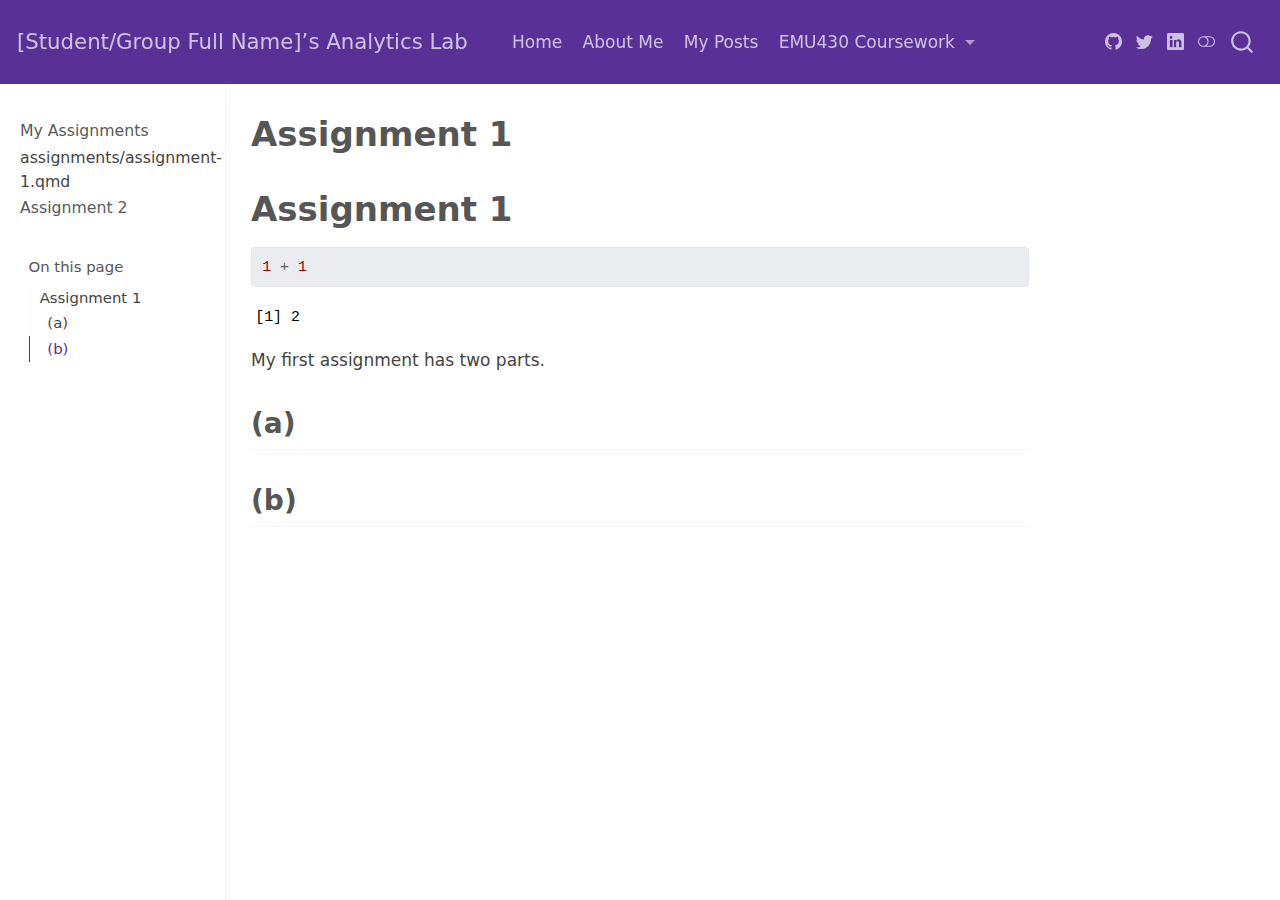
<file: _site/assignment-1.html>
<!DOCTYPE html>
<html xmlns="http://www.w3.org/1999/xhtml" lang="en" xml:lang="en"><head>

<meta charset="utf-8">
<meta name="generator" content="quarto-1.3.450">

<meta name="viewport" content="width=device-width, initial-scale=1.0, user-scalable=yes">


<title>[Student/Group Full Name]’s Analytics Lab - Assignment 1</title>
<style>
code{white-space: pre-wrap;}
span.smallcaps{font-variant: small-caps;}
div.columns{display: flex; gap: min(4vw, 1.5em);}
div.column{flex: auto; overflow-x: auto;}
div.hanging-indent{margin-left: 1.5em; text-indent: -1.5em;}
ul.task-list{list-style: none;}
ul.task-list li input[type="checkbox"] {
  width: 0.8em;
  margin: 0 0.8em 0.2em -1em; /* quarto-specific, see https://github.com/quarto-dev/quarto-cli/issues/4556 */ 
  vertical-align: middle;
}
/* CSS for syntax highlighting */
pre > code.sourceCode { white-space: pre; position: relative; }
pre > code.sourceCode > span { display: inline-block; line-height: 1.25; }
pre > code.sourceCode > span:empty { height: 1.2em; }
.sourceCode { overflow: visible; }
code.sourceCode > span { color: inherit; text-decoration: inherit; }
div.sourceCode { margin: 1em 0; }
pre.sourceCode { margin: 0; }
@media screen {
div.sourceCode { overflow: auto; }
}
@media print {
pre > code.sourceCode { white-space: pre-wrap; }
pre > code.sourceCode > span { text-indent: -5em; padding-left: 5em; }
}
pre.numberSource code
  { counter-reset: source-line 0; }
pre.numberSource code > span
  { position: relative; left: -4em; counter-increment: source-line; }
pre.numberSource code > span > a:first-child::before
  { content: counter(source-line);
    position: relative; left: -1em; text-align: right; vertical-align: baseline;
    border: none; display: inline-block;
    -webkit-touch-callout: none; -webkit-user-select: none;
    -khtml-user-select: none; -moz-user-select: none;
    -ms-user-select: none; user-select: none;
    padding: 0 4px; width: 4em;
  }
pre.numberSource { margin-left: 3em;  padding-left: 4px; }
div.sourceCode
  {   }
@media screen {
pre > code.sourceCode > span > a:first-child::before { text-decoration: underline; }
}
</style>


<script src="site_libs/quarto-nav/quarto-nav.js"></script>
<script src="site_libs/quarto-nav/headroom.min.js"></script>
<script src="site_libs/clipboard/clipboard.min.js"></script>
<script src="site_libs/quarto-search/autocomplete.umd.js"></script>
<script src="site_libs/quarto-search/fuse.min.js"></script>
<script src="site_libs/quarto-search/quarto-search.js"></script>
<meta name="quarto:offset" content="./">
<script src="site_libs/quarto-html/quarto.js"></script>
<script src="site_libs/quarto-html/popper.min.js"></script>
<script src="site_libs/quarto-html/tippy.umd.min.js"></script>
<script src="site_libs/quarto-html/anchor.min.js"></script>
<link href="site_libs/quarto-html/tippy.css" rel="stylesheet">
<link href="site_libs/quarto-html/quarto-syntax-highlighting.css" rel="stylesheet" class="quarto-color-scheme" id="quarto-text-highlighting-styles">
<link href="site_libs/quarto-html/quarto-syntax-highlighting-dark.css" rel="prefetch" class="quarto-color-scheme quarto-color-alternate" id="quarto-text-highlighting-styles">
<script src="site_libs/bootstrap/bootstrap.min.js"></script>
<link href="site_libs/bootstrap/bootstrap-icons.css" rel="stylesheet">
<link href="site_libs/bootstrap/bootstrap.min.css" rel="stylesheet" class="quarto-color-scheme" id="quarto-bootstrap" data-mode="light">
<link href="site_libs/bootstrap/bootstrap-dark.min.css" rel="prefetch" class="quarto-color-scheme quarto-color-alternate" id="quarto-bootstrap" data-mode="dark">
<script id="quarto-search-options" type="application/json">{
  "location": "navbar",
  "copy-button": false,
  "collapse-after": 3,
  "panel-placement": "end",
  "type": "overlay",
  "limit": 20,
  "language": {
    "search-no-results-text": "No results",
    "search-matching-documents-text": "matching documents",
    "search-copy-link-title": "Copy link to search",
    "search-hide-matches-text": "Hide additional matches",
    "search-more-match-text": "more match in this document",
    "search-more-matches-text": "more matches in this document",
    "search-clear-button-title": "Clear",
    "search-detached-cancel-button-title": "Cancel",
    "search-submit-button-title": "Submit",
    "search-label": "Search"
  }
}</script>


<link rel="stylesheet" href="styles.css">
</head>

<body class="nav-sidebar docked nav-fixed">

<div id="quarto-search-results"></div>
  <header id="quarto-header" class="headroom fixed-top">
    <nav class="navbar navbar-expand-lg navbar-dark ">
      <div class="navbar-container container-fluid">
      <div class="navbar-brand-container">
    <a class="navbar-brand" href="./index.html">
    <span class="navbar-title">[Student/Group Full Name]’s Analytics Lab</span>
    </a>
  </div>
            <div id="quarto-search" class="" title="Search"></div>
          <button class="navbar-toggler" type="button" data-bs-toggle="collapse" data-bs-target="#navbarCollapse" aria-controls="navbarCollapse" aria-expanded="false" aria-label="Toggle navigation" onclick="if (window.quartoToggleHeadroom) { window.quartoToggleHeadroom(); }">
  <span class="navbar-toggler-icon"></span>
</button>
          <div class="collapse navbar-collapse" id="navbarCollapse">
            <ul class="navbar-nav navbar-nav-scroll me-auto">
  <li class="nav-item">
    <a class="nav-link" href="./index.html" rel="" target="">
 <span class="menu-text">Home</span></a>
  </li>  
  <li class="nav-item">
    <a class="nav-link" href="./about.html" rel="" target="">
 <span class="menu-text">About Me</span></a>
  </li>  
  <li class="nav-item">
    <a class="nav-link" href="./posts.html" rel="" target="">
 <span class="menu-text">My Posts</span></a>
  </li>  
  <li class="nav-item dropdown ">
    <a class="nav-link dropdown-toggle" href="#" id="nav-menu-emu430-coursework" role="button" data-bs-toggle="dropdown" aria-expanded="false" rel="" target="">
 <span class="menu-text">EMU430 Coursework</span>
    </a>
    <ul class="dropdown-menu" aria-labelledby="nav-menu-emu430-coursework">    
        <li>
    <a class="dropdown-item" href="./assignments.html" rel="" target="">
 <span class="dropdown-text">Assignments</span></a>
  </li>  
        <li>
    <a class="dropdown-item" href="./project.html" rel="" target="">
 <span class="dropdown-text">Project</span></a>
  </li>  
    </ul>
  </li>
</ul>
            <div class="quarto-navbar-tools ms-auto tools-wide">
    <a href="https://twitter.com" rel="" title="" class="quarto-navigation-tool px-1" aria-label=""><i class="bi bi-github"></i></a>
    <a href="https://twitter.com" rel="" title="" class="quarto-navigation-tool px-1" aria-label=""><i class="bi bi-twitter"></i></a>
    <a href="https://linkedin.com" rel="" title="" class="quarto-navigation-tool px-1" aria-label=""><i class="bi bi-linkedin"></i></a>
  <a href="" class="quarto-color-scheme-toggle quarto-navigation-tool  px-1" onclick="window.quartoToggleColorScheme(); return false;" title="Toggle dark mode"><i class="bi"></i></a>
</div>
          </div> <!-- /navcollapse -->
      </div> <!-- /container-fluid -->
    </nav>
  <nav class="quarto-secondary-nav">
    <div class="container-fluid d-flex">
      <button type="button" class="quarto-btn-toggle btn" data-bs-toggle="collapse" data-bs-target="#quarto-sidebar,#quarto-sidebar-glass" aria-controls="quarto-sidebar" aria-expanded="false" aria-label="Toggle sidebar navigation" onclick="if (window.quartoToggleHeadroom) { window.quartoToggleHeadroom(); }">
        <i class="bi bi-layout-text-sidebar-reverse"></i>
      </button>
      <nav class="quarto-page-breadcrumbs" aria-label="breadcrumb"><ol class="breadcrumb"><li class="breadcrumb-item">Assignment 1</li></ol></nav>
      <a class="flex-grow-1" role="button" data-bs-toggle="collapse" data-bs-target="#quarto-sidebar,#quarto-sidebar-glass" aria-controls="quarto-sidebar" aria-expanded="false" aria-label="Toggle sidebar navigation" onclick="if (window.quartoToggleHeadroom) { window.quartoToggleHeadroom(); }">      
      </a>
    </div>
  </nav>
</header>
<!-- content -->
<div id="quarto-content" class="quarto-container page-columns page-rows-contents page-layout-article page-navbar">
<!-- sidebar -->
  <nav id="quarto-sidebar" class="sidebar collapse collapse-horizontal sidebar-navigation docked overflow-auto">
    <div class="sidebar-menu-container"> 
    <ul class="list-unstyled mt-1">
        <li class="sidebar-item">
  <div class="sidebar-item-container"> 
  <a href="./assignments.html" class="sidebar-item-text sidebar-link">
 <span class="menu-text">My Assignments</span></a>
  </div>
</li>
        <li class="sidebar-item">
 <span class="menu-text">assignments/assignment-1.qmd</span>
  </li>
        <li class="sidebar-item">
  <div class="sidebar-item-container"> 
  <a href="./assignments/assignment-2.html" class="sidebar-item-text sidebar-link">
 <span class="menu-text">Assignment 2</span></a>
  </div>
</li>
    </ul>
    </div>
    <nav id="TOC" role="doc-toc" class="toc-active">
    <h2 id="toc-title">On this page</h2>
   
  <ul>
  <li><a href="#assignment-1" id="toc-assignment-1" class="nav-link active" data-scroll-target="#assignment-1">Assignment 1</a>
  <ul class="collapse">
  <li><a href="#a" id="toc-a" class="nav-link" data-scroll-target="#a">(a)</a></li>
  <li><a href="#b" id="toc-b" class="nav-link" data-scroll-target="#b">(b)</a></li>
  </ul></li>
  </ul>
</nav>
</nav>
<div id="quarto-sidebar-glass" data-bs-toggle="collapse" data-bs-target="#quarto-sidebar,#quarto-sidebar-glass"></div>
<!-- margin-sidebar -->
    <div id="quarto-margin-sidebar" class="sidebar margin-sidebar">
    </div>
<!-- main -->
<main class="content" id="quarto-document-content">

<header id="title-block-header" class="quarto-title-block default">
<div class="quarto-title">
<h1 class="title">Assignment 1</h1>
</div>



<div class="quarto-title-meta">

    
  
    
  </div>
  

</header>

<section id="assignment-1" class="level1">
<h1>Assignment 1</h1>
<div class="cell">
<div class="sourceCode cell-code" id="cb1"><pre class="sourceCode r code-with-copy"><code class="sourceCode r"><span id="cb1-1"><a href="#cb1-1" aria-hidden="true" tabindex="-1"></a><span class="dv">1</span> <span class="sc">+</span> <span class="dv">1</span></span></code><button title="Copy to Clipboard" class="code-copy-button"><i class="bi"></i></button></pre></div>
<div class="cell-output cell-output-stdout">
<pre><code>[1] 2</code></pre>
</div>
</div>
<p>My first assignment has two parts.</p>
<section id="a" class="level2">
<h2 class="anchored" data-anchor-id="a">(a)</h2>
</section>
<section id="b" class="level2">
<h2 class="anchored" data-anchor-id="b">(b)</h2>


</section>
</section>

</main> <!-- /main -->
<script id="quarto-html-after-body" type="application/javascript">
window.document.addEventListener("DOMContentLoaded", function (event) {
  const toggleBodyColorMode = (bsSheetEl) => {
    const mode = bsSheetEl.getAttribute("data-mode");
    const bodyEl = window.document.querySelector("body");
    if (mode === "dark") {
      bodyEl.classList.add("quarto-dark");
      bodyEl.classList.remove("quarto-light");
    } else {
      bodyEl.classList.add("quarto-light");
      bodyEl.classList.remove("quarto-dark");
    }
  }
  const toggleBodyColorPrimary = () => {
    const bsSheetEl = window.document.querySelector("link#quarto-bootstrap");
    if (bsSheetEl) {
      toggleBodyColorMode(bsSheetEl);
    }
  }
  toggleBodyColorPrimary();  
  const disableStylesheet = (stylesheets) => {
    for (let i=0; i < stylesheets.length; i++) {
      const stylesheet = stylesheets[i];
      stylesheet.rel = 'prefetch';
    }
  }
  const enableStylesheet = (stylesheets) => {
    for (let i=0; i < stylesheets.length; i++) {
      const stylesheet = stylesheets[i];
      stylesheet.rel = 'stylesheet';
    }
  }
  const manageTransitions = (selector, allowTransitions) => {
    const els = window.document.querySelectorAll(selector);
    for (let i=0; i < els.length; i++) {
      const el = els[i];
      if (allowTransitions) {
        el.classList.remove('notransition');
      } else {
        el.classList.add('notransition');
      }
    }
  }
  const toggleColorMode = (alternate) => {
    // Switch the stylesheets
    const alternateStylesheets = window.document.querySelectorAll('link.quarto-color-scheme.quarto-color-alternate');
    manageTransitions('#quarto-margin-sidebar .nav-link', false);
    if (alternate) {
      enableStylesheet(alternateStylesheets);
      for (const sheetNode of alternateStylesheets) {
        if (sheetNode.id === "quarto-bootstrap") {
          toggleBodyColorMode(sheetNode);
        }
      }
    } else {
      disableStylesheet(alternateStylesheets);
      toggleBodyColorPrimary();
    }
    manageTransitions('#quarto-margin-sidebar .nav-link', true);
    // Switch the toggles
    const toggles = window.document.querySelectorAll('.quarto-color-scheme-toggle');
    for (let i=0; i < toggles.length; i++) {
      const toggle = toggles[i];
      if (toggle) {
        if (alternate) {
          toggle.classList.add("alternate");     
        } else {
          toggle.classList.remove("alternate");
        }
      }
    }
    // Hack to workaround the fact that safari doesn't
    // properly recolor the scrollbar when toggling (#1455)
    if (navigator.userAgent.indexOf('Safari') > 0 && navigator.userAgent.indexOf('Chrome') == -1) {
      manageTransitions("body", false);
      window.scrollTo(0, 1);
      setTimeout(() => {
        window.scrollTo(0, 0);
        manageTransitions("body", true);
      }, 40);  
    }
  }
  const isFileUrl = () => { 
    return window.location.protocol === 'file:';
  }
  const hasAlternateSentinel = () => {  
    let styleSentinel = getColorSchemeSentinel();
    if (styleSentinel !== null) {
      return styleSentinel === "alternate";
    } else {
      return false;
    }
  }
  const setStyleSentinel = (alternate) => {
    const value = alternate ? "alternate" : "default";
    if (!isFileUrl()) {
      window.localStorage.setItem("quarto-color-scheme", value);
    } else {
      localAlternateSentinel = value;
    }
  }
  const getColorSchemeSentinel = () => {
    if (!isFileUrl()) {
      const storageValue = window.localStorage.getItem("quarto-color-scheme");
      return storageValue != null ? storageValue : localAlternateSentinel;
    } else {
      return localAlternateSentinel;
    }
  }
  let localAlternateSentinel = 'default';
  // Dark / light mode switch
  window.quartoToggleColorScheme = () => {
    // Read the current dark / light value 
    let toAlternate = !hasAlternateSentinel();
    toggleColorMode(toAlternate);
    setStyleSentinel(toAlternate);
  };
  // Ensure there is a toggle, if there isn't float one in the top right
  if (window.document.querySelector('.quarto-color-scheme-toggle') === null) {
    const a = window.document.createElement('a');
    a.classList.add('top-right');
    a.classList.add('quarto-color-scheme-toggle');
    a.href = "";
    a.onclick = function() { try { window.quartoToggleColorScheme(); } catch {} return false; };
    const i = window.document.createElement("i");
    i.classList.add('bi');
    a.appendChild(i);
    window.document.body.appendChild(a);
  }
  // Switch to dark mode if need be
  if (hasAlternateSentinel()) {
    toggleColorMode(true);
  } else {
    toggleColorMode(false);
  }
  const icon = "";
  const anchorJS = new window.AnchorJS();
  anchorJS.options = {
    placement: 'right',
    icon: icon
  };
  anchorJS.add('.anchored');
  const isCodeAnnotation = (el) => {
    for (const clz of el.classList) {
      if (clz.startsWith('code-annotation-')) {                     
        return true;
      }
    }
    return false;
  }
  const clipboard = new window.ClipboardJS('.code-copy-button', {
    text: function(trigger) {
      const codeEl = trigger.previousElementSibling.cloneNode(true);
      for (const childEl of codeEl.children) {
        if (isCodeAnnotation(childEl)) {
          childEl.remove();
        }
      }
      return codeEl.innerText;
    }
  });
  clipboard.on('success', function(e) {
    // button target
    const button = e.trigger;
    // don't keep focus
    button.blur();
    // flash "checked"
    button.classList.add('code-copy-button-checked');
    var currentTitle = button.getAttribute("title");
    button.setAttribute("title", "Copied!");
    let tooltip;
    if (window.bootstrap) {
      button.setAttribute("data-bs-toggle", "tooltip");
      button.setAttribute("data-bs-placement", "left");
      button.setAttribute("data-bs-title", "Copied!");
      tooltip = new bootstrap.Tooltip(button, 
        { trigger: "manual", 
          customClass: "code-copy-button-tooltip",
          offset: [0, -8]});
      tooltip.show();    
    }
    setTimeout(function() {
      if (tooltip) {
        tooltip.hide();
        button.removeAttribute("data-bs-title");
        button.removeAttribute("data-bs-toggle");
        button.removeAttribute("data-bs-placement");
      }
      button.setAttribute("title", currentTitle);
      button.classList.remove('code-copy-button-checked');
    }, 1000);
    // clear code selection
    e.clearSelection();
  });
  function tippyHover(el, contentFn) {
    const config = {
      allowHTML: true,
      content: contentFn,
      maxWidth: 500,
      delay: 100,
      arrow: false,
      appendTo: function(el) {
          return el.parentElement;
      },
      interactive: true,
      interactiveBorder: 10,
      theme: 'quarto',
      placement: 'bottom-start'
    };
    window.tippy(el, config); 
  }
  const noterefs = window.document.querySelectorAll('a[role="doc-noteref"]');
  for (var i=0; i<noterefs.length; i++) {
    const ref = noterefs[i];
    tippyHover(ref, function() {
      // use id or data attribute instead here
      let href = ref.getAttribute('data-footnote-href') || ref.getAttribute('href');
      try { href = new URL(href).hash; } catch {}
      const id = href.replace(/^#\/?/, "");
      const note = window.document.getElementById(id);
      return note.innerHTML;
    });
  }
      let selectedAnnoteEl;
      const selectorForAnnotation = ( cell, annotation) => {
        let cellAttr = 'data-code-cell="' + cell + '"';
        let lineAttr = 'data-code-annotation="' +  annotation + '"';
        const selector = 'span[' + cellAttr + '][' + lineAttr + ']';
        return selector;
      }
      const selectCodeLines = (annoteEl) => {
        const doc = window.document;
        const targetCell = annoteEl.getAttribute("data-target-cell");
        const targetAnnotation = annoteEl.getAttribute("data-target-annotation");
        const annoteSpan = window.document.querySelector(selectorForAnnotation(targetCell, targetAnnotation));
        const lines = annoteSpan.getAttribute("data-code-lines").split(",");
        const lineIds = lines.map((line) => {
          return targetCell + "-" + line;
        })
        let top = null;
        let height = null;
        let parent = null;
        if (lineIds.length > 0) {
            //compute the position of the single el (top and bottom and make a div)
            const el = window.document.getElementById(lineIds[0]);
            top = el.offsetTop;
            height = el.offsetHeight;
            parent = el.parentElement.parentElement;
          if (lineIds.length > 1) {
            const lastEl = window.document.getElementById(lineIds[lineIds.length - 1]);
            const bottom = lastEl.offsetTop + lastEl.offsetHeight;
            height = bottom - top;
          }
          if (top !== null && height !== null && parent !== null) {
            // cook up a div (if necessary) and position it 
            let div = window.document.getElementById("code-annotation-line-highlight");
            if (div === null) {
              div = window.document.createElement("div");
              div.setAttribute("id", "code-annotation-line-highlight");
              div.style.position = 'absolute';
              parent.appendChild(div);
            }
            div.style.top = top - 2 + "px";
            div.style.height = height + 4 + "px";
            let gutterDiv = window.document.getElementById("code-annotation-line-highlight-gutter");
            if (gutterDiv === null) {
              gutterDiv = window.document.createElement("div");
              gutterDiv.setAttribute("id", "code-annotation-line-highlight-gutter");
              gutterDiv.style.position = 'absolute';
              const codeCell = window.document.getElementById(targetCell);
              const gutter = codeCell.querySelector('.code-annotation-gutter');
              gutter.appendChild(gutterDiv);
            }
            gutterDiv.style.top = top - 2 + "px";
            gutterDiv.style.height = height + 4 + "px";
          }
          selectedAnnoteEl = annoteEl;
        }
      };
      const unselectCodeLines = () => {
        const elementsIds = ["code-annotation-line-highlight", "code-annotation-line-highlight-gutter"];
        elementsIds.forEach((elId) => {
          const div = window.document.getElementById(elId);
          if (div) {
            div.remove();
          }
        });
        selectedAnnoteEl = undefined;
      };
      // Attach click handler to the DT
      const annoteDls = window.document.querySelectorAll('dt[data-target-cell]');
      for (const annoteDlNode of annoteDls) {
        annoteDlNode.addEventListener('click', (event) => {
          const clickedEl = event.target;
          if (clickedEl !== selectedAnnoteEl) {
            unselectCodeLines();
            const activeEl = window.document.querySelector('dt[data-target-cell].code-annotation-active');
            if (activeEl) {
              activeEl.classList.remove('code-annotation-active');
            }
            selectCodeLines(clickedEl);
            clickedEl.classList.add('code-annotation-active');
          } else {
            // Unselect the line
            unselectCodeLines();
            clickedEl.classList.remove('code-annotation-active');
          }
        });
      }
  const findCites = (el) => {
    const parentEl = el.parentElement;
    if (parentEl) {
      const cites = parentEl.dataset.cites;
      if (cites) {
        return {
          el,
          cites: cites.split(' ')
        };
      } else {
        return findCites(el.parentElement)
      }
    } else {
      return undefined;
    }
  };
  var bibliorefs = window.document.querySelectorAll('a[role="doc-biblioref"]');
  for (var i=0; i<bibliorefs.length; i++) {
    const ref = bibliorefs[i];
    const citeInfo = findCites(ref);
    if (citeInfo) {
      tippyHover(citeInfo.el, function() {
        var popup = window.document.createElement('div');
        citeInfo.cites.forEach(function(cite) {
          var citeDiv = window.document.createElement('div');
          citeDiv.classList.add('hanging-indent');
          citeDiv.classList.add('csl-entry');
          var biblioDiv = window.document.getElementById('ref-' + cite);
          if (biblioDiv) {
            citeDiv.innerHTML = biblioDiv.innerHTML;
          }
          popup.appendChild(citeDiv);
        });
        return popup.innerHTML;
      });
    }
  }
});
</script>
</div> <!-- /content -->



</body></html>
</file>
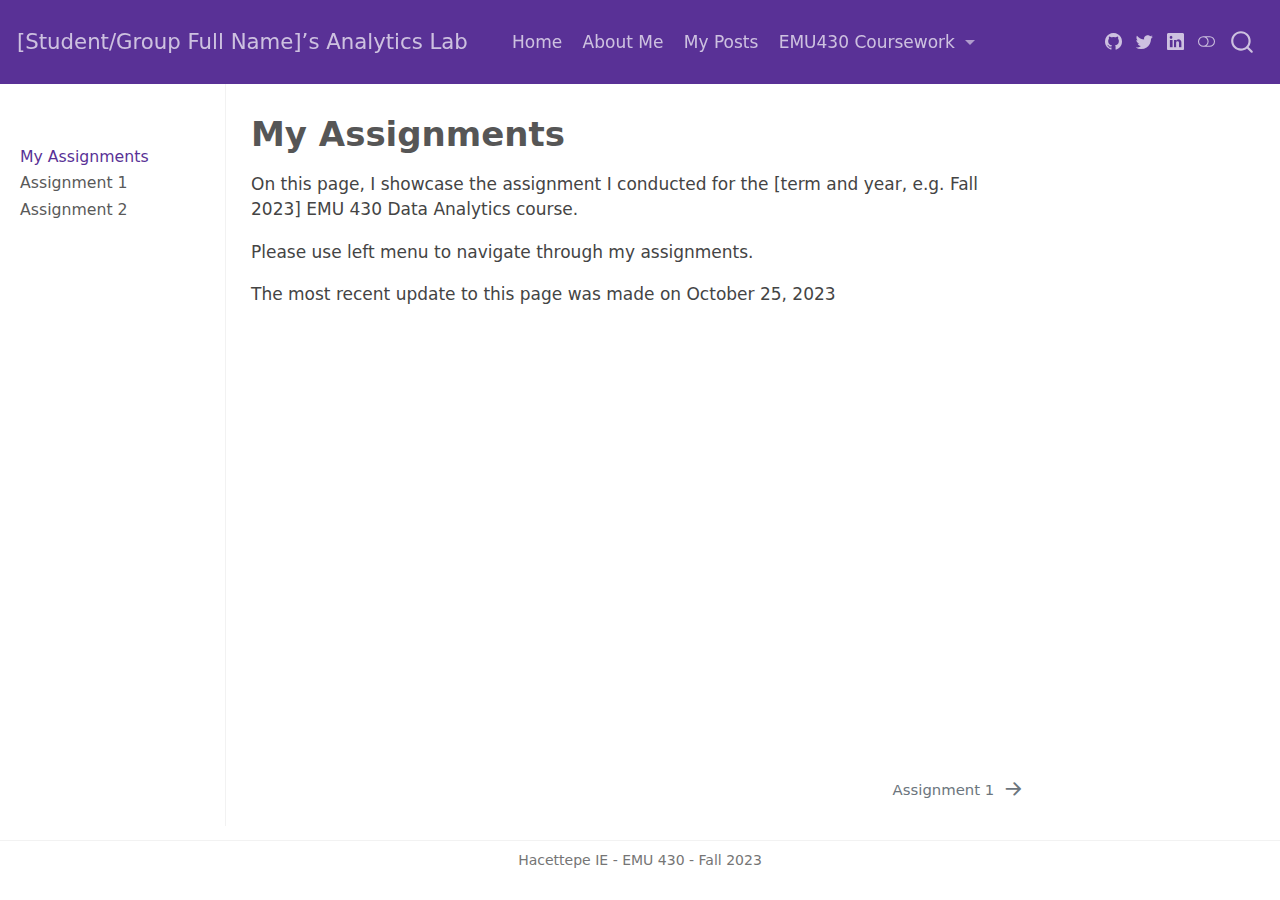
<file: _site/assignments.html>
<!DOCTYPE html>
<html xmlns="http://www.w3.org/1999/xhtml" lang="en" xml:lang="en"><head>

<meta charset="utf-8">
<meta name="generator" content="quarto-1.3.450">

<meta name="viewport" content="width=device-width, initial-scale=1.0, user-scalable=yes">


<title>[Student/Group Full Name]’s Analytics Lab - My Assignments</title>
<style>
code{white-space: pre-wrap;}
span.smallcaps{font-variant: small-caps;}
div.columns{display: flex; gap: min(4vw, 1.5em);}
div.column{flex: auto; overflow-x: auto;}
div.hanging-indent{margin-left: 1.5em; text-indent: -1.5em;}
ul.task-list{list-style: none;}
ul.task-list li input[type="checkbox"] {
  width: 0.8em;
  margin: 0 0.8em 0.2em -1em; /* quarto-specific, see https://github.com/quarto-dev/quarto-cli/issues/4556 */ 
  vertical-align: middle;
}
</style>


<script src="site_libs/quarto-nav/quarto-nav.js"></script>
<script src="site_libs/quarto-nav/headroom.min.js"></script>
<script src="site_libs/clipboard/clipboard.min.js"></script>
<script src="site_libs/quarto-search/autocomplete.umd.js"></script>
<script src="site_libs/quarto-search/fuse.min.js"></script>
<script src="site_libs/quarto-search/quarto-search.js"></script>
<meta name="quarto:offset" content="./">
<link href="./assignments/assignment-1.html" rel="next">
<script src="site_libs/quarto-html/quarto.js"></script>
<script src="site_libs/quarto-html/popper.min.js"></script>
<script src="site_libs/quarto-html/tippy.umd.min.js"></script>
<script src="site_libs/quarto-html/anchor.min.js"></script>
<link href="site_libs/quarto-html/tippy.css" rel="stylesheet">
<link href="site_libs/quarto-html/quarto-syntax-highlighting.css" rel="stylesheet" class="quarto-color-scheme" id="quarto-text-highlighting-styles">
<link href="site_libs/quarto-html/quarto-syntax-highlighting-dark.css" rel="prefetch" class="quarto-color-scheme quarto-color-alternate" id="quarto-text-highlighting-styles">
<script src="site_libs/bootstrap/bootstrap.min.js"></script>
<link href="site_libs/bootstrap/bootstrap-icons.css" rel="stylesheet">
<link href="site_libs/bootstrap/bootstrap.min.css" rel="stylesheet" class="quarto-color-scheme" id="quarto-bootstrap" data-mode="light">
<link href="site_libs/bootstrap/bootstrap-dark.min.css" rel="prefetch" class="quarto-color-scheme quarto-color-alternate" id="quarto-bootstrap" data-mode="dark">
<script id="quarto-search-options" type="application/json">{
  "location": "navbar",
  "copy-button": false,
  "collapse-after": 3,
  "panel-placement": "end",
  "type": "overlay",
  "limit": 20,
  "language": {
    "search-no-results-text": "No results",
    "search-matching-documents-text": "matching documents",
    "search-copy-link-title": "Copy link to search",
    "search-hide-matches-text": "Hide additional matches",
    "search-more-match-text": "more match in this document",
    "search-more-matches-text": "more matches in this document",
    "search-clear-button-title": "Clear",
    "search-detached-cancel-button-title": "Cancel",
    "search-submit-button-title": "Submit",
    "search-label": "Search"
  }
}</script>


<link rel="stylesheet" href="styles.css">
</head>

<body class="nav-sidebar docked nav-fixed">

<div id="quarto-search-results"></div>
  <header id="quarto-header" class="headroom fixed-top">
    <nav class="navbar navbar-expand-lg navbar-dark ">
      <div class="navbar-container container-fluid">
      <div class="navbar-brand-container">
    <a class="navbar-brand" href="./index.html">
    <span class="navbar-title">[Student/Group Full Name]’s Analytics Lab</span>
    </a>
  </div>
            <div id="quarto-search" class="" title="Search"></div>
          <button class="navbar-toggler" type="button" data-bs-toggle="collapse" data-bs-target="#navbarCollapse" aria-controls="navbarCollapse" aria-expanded="false" aria-label="Toggle navigation" onclick="if (window.quartoToggleHeadroom) { window.quartoToggleHeadroom(); }">
  <span class="navbar-toggler-icon"></span>
</button>
          <div class="collapse navbar-collapse" id="navbarCollapse">
            <ul class="navbar-nav navbar-nav-scroll me-auto">
  <li class="nav-item">
    <a class="nav-link" href="./index.html" rel="" target="">
 <span class="menu-text">Home</span></a>
  </li>  
  <li class="nav-item">
    <a class="nav-link" href="./about.html" rel="" target="">
 <span class="menu-text">About Me</span></a>
  </li>  
  <li class="nav-item">
    <a class="nav-link" href="./posts.html" rel="" target="">
 <span class="menu-text">My Posts</span></a>
  </li>  
  <li class="nav-item dropdown ">
    <a class="nav-link dropdown-toggle" href="#" id="nav-menu-emu430-coursework" role="button" data-bs-toggle="dropdown" aria-expanded="false" rel="" target="">
 <span class="menu-text">EMU430 Coursework</span>
    </a>
    <ul class="dropdown-menu" aria-labelledby="nav-menu-emu430-coursework">    
        <li>
    <a class="dropdown-item" href="./assignments.html" rel="" target="">
 <span class="dropdown-text">Assignments</span></a>
  </li>  
        <li>
    <a class="dropdown-item" href="./project.html" rel="" target="">
 <span class="dropdown-text">Project</span></a>
  </li>  
    </ul>
  </li>
</ul>
            <div class="quarto-navbar-tools ms-auto tools-wide">
    <a href="https://twitter.com" rel="" title="" class="quarto-navigation-tool px-1" aria-label=""><i class="bi bi-github"></i></a>
    <a href="https://twitter.com" rel="" title="" class="quarto-navigation-tool px-1" aria-label=""><i class="bi bi-twitter"></i></a>
    <a href="https://linkedin.com" rel="" title="" class="quarto-navigation-tool px-1" aria-label=""><i class="bi bi-linkedin"></i></a>
  <a href="" class="quarto-color-scheme-toggle quarto-navigation-tool  px-1" onclick="window.quartoToggleColorScheme(); return false;" title="Toggle dark mode"><i class="bi"></i></a>
</div>
          </div> <!-- /navcollapse -->
      </div> <!-- /container-fluid -->
    </nav>
  <nav class="quarto-secondary-nav">
    <div class="container-fluid d-flex">
      <button type="button" class="quarto-btn-toggle btn" data-bs-toggle="collapse" data-bs-target="#quarto-sidebar,#quarto-sidebar-glass" aria-controls="quarto-sidebar" aria-expanded="false" aria-label="Toggle sidebar navigation" onclick="if (window.quartoToggleHeadroom) { window.quartoToggleHeadroom(); }">
        <i class="bi bi-layout-text-sidebar-reverse"></i>
      </button>
      <nav class="quarto-page-breadcrumbs" aria-label="breadcrumb"><ol class="breadcrumb"><li class="breadcrumb-item"><a href="./assignments.html">My Assignments</a></li></ol></nav>
      <a class="flex-grow-1" role="button" data-bs-toggle="collapse" data-bs-target="#quarto-sidebar,#quarto-sidebar-glass" aria-controls="quarto-sidebar" aria-expanded="false" aria-label="Toggle sidebar navigation" onclick="if (window.quartoToggleHeadroom) { window.quartoToggleHeadroom(); }">      
      </a>
      <button type="button" class="btn quarto-search-button" aria-label="" onclick="window.quartoOpenSearch();">
        <i class="bi bi-search"></i>
      </button>
    </div>
  </nav>
</header>
<!-- content -->
<div id="quarto-content" class="quarto-container page-columns page-rows-contents page-layout-article page-navbar">
<!-- sidebar -->
  <nav id="quarto-sidebar" class="sidebar collapse collapse-horizontal sidebar-navigation docked overflow-auto">
        <div class="mt-2 flex-shrink-0 align-items-center">
        <div class="sidebar-search">
        <div id="quarto-search" class="" title="Search"></div>
        </div>
        </div>
    <div class="sidebar-menu-container"> 
    <ul class="list-unstyled mt-1">
        <li class="sidebar-item">
  <div class="sidebar-item-container"> 
  <a href="./assignments.html" class="sidebar-item-text sidebar-link active">
 <span class="menu-text">My Assignments</span></a>
  </div>
</li>
        <li class="sidebar-item">
  <div class="sidebar-item-container"> 
  <a href="./assignments/assignment-1.html" class="sidebar-item-text sidebar-link">
 <span class="menu-text">Assignment 1</span></a>
  </div>
</li>
        <li class="sidebar-item">
  <div class="sidebar-item-container"> 
  <a href="./assignments/assignment-2.html" class="sidebar-item-text sidebar-link">
 <span class="menu-text">Assignment 2</span></a>
  </div>
</li>
    </ul>
    </div>
    
</nav>
<div id="quarto-sidebar-glass" data-bs-toggle="collapse" data-bs-target="#quarto-sidebar,#quarto-sidebar-glass"></div>
<!-- margin-sidebar -->
    <div id="quarto-margin-sidebar" class="sidebar margin-sidebar">
    </div>
<!-- main -->
<main class="content" id="quarto-document-content">

<header id="title-block-header" class="quarto-title-block default">
<div class="quarto-title">
<h1 class="title">My Assignments</h1>
</div>



<div class="quarto-title-meta">

    
  
    
  </div>
  

</header>

<p>On this page, I showcase the assignment I conducted for the [term and year, e.g.&nbsp;Fall 2023] EMU 430 Data Analytics course.</p>
<p>Please use left menu to navigate through my assignments.</p>
<p>The most recent update to this page was made on October 25, 2023</p>



<a onclick="window.scrollTo(0, 0); return false;" role="button" id="quarto-back-to-top"><i class="bi bi-arrow-up"></i> Back to top</a></main> <!-- /main -->
<script id="quarto-html-after-body" type="application/javascript">
window.document.addEventListener("DOMContentLoaded", function (event) {
  const toggleBodyColorMode = (bsSheetEl) => {
    const mode = bsSheetEl.getAttribute("data-mode");
    const bodyEl = window.document.querySelector("body");
    if (mode === "dark") {
      bodyEl.classList.add("quarto-dark");
      bodyEl.classList.remove("quarto-light");
    } else {
      bodyEl.classList.add("quarto-light");
      bodyEl.classList.remove("quarto-dark");
    }
  }
  const toggleBodyColorPrimary = () => {
    const bsSheetEl = window.document.querySelector("link#quarto-bootstrap");
    if (bsSheetEl) {
      toggleBodyColorMode(bsSheetEl);
    }
  }
  toggleBodyColorPrimary();  
  const disableStylesheet = (stylesheets) => {
    for (let i=0; i < stylesheets.length; i++) {
      const stylesheet = stylesheets[i];
      stylesheet.rel = 'prefetch';
    }
  }
  const enableStylesheet = (stylesheets) => {
    for (let i=0; i < stylesheets.length; i++) {
      const stylesheet = stylesheets[i];
      stylesheet.rel = 'stylesheet';
    }
  }
  const manageTransitions = (selector, allowTransitions) => {
    const els = window.document.querySelectorAll(selector);
    for (let i=0; i < els.length; i++) {
      const el = els[i];
      if (allowTransitions) {
        el.classList.remove('notransition');
      } else {
        el.classList.add('notransition');
      }
    }
  }
  const toggleColorMode = (alternate) => {
    // Switch the stylesheets
    const alternateStylesheets = window.document.querySelectorAll('link.quarto-color-scheme.quarto-color-alternate');
    manageTransitions('#quarto-margin-sidebar .nav-link', false);
    if (alternate) {
      enableStylesheet(alternateStylesheets);
      for (const sheetNode of alternateStylesheets) {
        if (sheetNode.id === "quarto-bootstrap") {
          toggleBodyColorMode(sheetNode);
        }
      }
    } else {
      disableStylesheet(alternateStylesheets);
      toggleBodyColorPrimary();
    }
    manageTransitions('#quarto-margin-sidebar .nav-link', true);
    // Switch the toggles
    const toggles = window.document.querySelectorAll('.quarto-color-scheme-toggle');
    for (let i=0; i < toggles.length; i++) {
      const toggle = toggles[i];
      if (toggle) {
        if (alternate) {
          toggle.classList.add("alternate");     
        } else {
          toggle.classList.remove("alternate");
        }
      }
    }
    // Hack to workaround the fact that safari doesn't
    // properly recolor the scrollbar when toggling (#1455)
    if (navigator.userAgent.indexOf('Safari') > 0 && navigator.userAgent.indexOf('Chrome') == -1) {
      manageTransitions("body", false);
      window.scrollTo(0, 1);
      setTimeout(() => {
        window.scrollTo(0, 0);
        manageTransitions("body", true);
      }, 40);  
    }
  }
  const isFileUrl = () => { 
    return window.location.protocol === 'file:';
  }
  const hasAlternateSentinel = () => {  
    let styleSentinel = getColorSchemeSentinel();
    if (styleSentinel !== null) {
      return styleSentinel === "alternate";
    } else {
      return false;
    }
  }
  const setStyleSentinel = (alternate) => {
    const value = alternate ? "alternate" : "default";
    if (!isFileUrl()) {
      window.localStorage.setItem("quarto-color-scheme", value);
    } else {
      localAlternateSentinel = value;
    }
  }
  const getColorSchemeSentinel = () => {
    if (!isFileUrl()) {
      const storageValue = window.localStorage.getItem("quarto-color-scheme");
      return storageValue != null ? storageValue : localAlternateSentinel;
    } else {
      return localAlternateSentinel;
    }
  }
  let localAlternateSentinel = 'default';
  // Dark / light mode switch
  window.quartoToggleColorScheme = () => {
    // Read the current dark / light value 
    let toAlternate = !hasAlternateSentinel();
    toggleColorMode(toAlternate);
    setStyleSentinel(toAlternate);
  };
  // Ensure there is a toggle, if there isn't float one in the top right
  if (window.document.querySelector('.quarto-color-scheme-toggle') === null) {
    const a = window.document.createElement('a');
    a.classList.add('top-right');
    a.classList.add('quarto-color-scheme-toggle');
    a.href = "";
    a.onclick = function() { try { window.quartoToggleColorScheme(); } catch {} return false; };
    const i = window.document.createElement("i");
    i.classList.add('bi');
    a.appendChild(i);
    window.document.body.appendChild(a);
  }
  // Switch to dark mode if need be
  if (hasAlternateSentinel()) {
    toggleColorMode(true);
  } else {
    toggleColorMode(false);
  }
  const icon = "";
  const anchorJS = new window.AnchorJS();
  anchorJS.options = {
    placement: 'right',
    icon: icon
  };
  anchorJS.add('.anchored');
  const isCodeAnnotation = (el) => {
    for (const clz of el.classList) {
      if (clz.startsWith('code-annotation-')) {                     
        return true;
      }
    }
    return false;
  }
  const clipboard = new window.ClipboardJS('.code-copy-button', {
    text: function(trigger) {
      const codeEl = trigger.previousElementSibling.cloneNode(true);
      for (const childEl of codeEl.children) {
        if (isCodeAnnotation(childEl)) {
          childEl.remove();
        }
      }
      return codeEl.innerText;
    }
  });
  clipboard.on('success', function(e) {
    // button target
    const button = e.trigger;
    // don't keep focus
    button.blur();
    // flash "checked"
    button.classList.add('code-copy-button-checked');
    var currentTitle = button.getAttribute("title");
    button.setAttribute("title", "Copied!");
    let tooltip;
    if (window.bootstrap) {
      button.setAttribute("data-bs-toggle", "tooltip");
      button.setAttribute("data-bs-placement", "left");
      button.setAttribute("data-bs-title", "Copied!");
      tooltip = new bootstrap.Tooltip(button, 
        { trigger: "manual", 
          customClass: "code-copy-button-tooltip",
          offset: [0, -8]});
      tooltip.show();    
    }
    setTimeout(function() {
      if (tooltip) {
        tooltip.hide();
        button.removeAttribute("data-bs-title");
        button.removeAttribute("data-bs-toggle");
        button.removeAttribute("data-bs-placement");
      }
      button.setAttribute("title", currentTitle);
      button.classList.remove('code-copy-button-checked');
    }, 1000);
    // clear code selection
    e.clearSelection();
  });
  function tippyHover(el, contentFn) {
    const config = {
      allowHTML: true,
      content: contentFn,
      maxWidth: 500,
      delay: 100,
      arrow: false,
      appendTo: function(el) {
          return el.parentElement;
      },
      interactive: true,
      interactiveBorder: 10,
      theme: 'quarto',
      placement: 'bottom-start'
    };
    window.tippy(el, config); 
  }
  const noterefs = window.document.querySelectorAll('a[role="doc-noteref"]');
  for (var i=0; i<noterefs.length; i++) {
    const ref = noterefs[i];
    tippyHover(ref, function() {
      // use id or data attribute instead here
      let href = ref.getAttribute('data-footnote-href') || ref.getAttribute('href');
      try { href = new URL(href).hash; } catch {}
      const id = href.replace(/^#\/?/, "");
      const note = window.document.getElementById(id);
      return note.innerHTML;
    });
  }
      let selectedAnnoteEl;
      const selectorForAnnotation = ( cell, annotation) => {
        let cellAttr = 'data-code-cell="' + cell + '"';
        let lineAttr = 'data-code-annotation="' +  annotation + '"';
        const selector = 'span[' + cellAttr + '][' + lineAttr + ']';
        return selector;
      }
      const selectCodeLines = (annoteEl) => {
        const doc = window.document;
        const targetCell = annoteEl.getAttribute("data-target-cell");
        const targetAnnotation = annoteEl.getAttribute("data-target-annotation");
        const annoteSpan = window.document.querySelector(selectorForAnnotation(targetCell, targetAnnotation));
        const lines = annoteSpan.getAttribute("data-code-lines").split(",");
        const lineIds = lines.map((line) => {
          return targetCell + "-" + line;
        })
        let top = null;
        let height = null;
        let parent = null;
        if (lineIds.length > 0) {
            //compute the position of the single el (top and bottom and make a div)
            const el = window.document.getElementById(lineIds[0]);
            top = el.offsetTop;
            height = el.offsetHeight;
            parent = el.parentElement.parentElement;
          if (lineIds.length > 1) {
            const lastEl = window.document.getElementById(lineIds[lineIds.length - 1]);
            const bottom = lastEl.offsetTop + lastEl.offsetHeight;
            height = bottom - top;
          }
          if (top !== null && height !== null && parent !== null) {
            // cook up a div (if necessary) and position it 
            let div = window.document.getElementById("code-annotation-line-highlight");
            if (div === null) {
              div = window.document.createElement("div");
              div.setAttribute("id", "code-annotation-line-highlight");
              div.style.position = 'absolute';
              parent.appendChild(div);
            }
            div.style.top = top - 2 + "px";
            div.style.height = height + 4 + "px";
            let gutterDiv = window.document.getElementById("code-annotation-line-highlight-gutter");
            if (gutterDiv === null) {
              gutterDiv = window.document.createElement("div");
              gutterDiv.setAttribute("id", "code-annotation-line-highlight-gutter");
              gutterDiv.style.position = 'absolute';
              const codeCell = window.document.getElementById(targetCell);
              const gutter = codeCell.querySelector('.code-annotation-gutter');
              gutter.appendChild(gutterDiv);
            }
            gutterDiv.style.top = top - 2 + "px";
            gutterDiv.style.height = height + 4 + "px";
          }
          selectedAnnoteEl = annoteEl;
        }
      };
      const unselectCodeLines = () => {
        const elementsIds = ["code-annotation-line-highlight", "code-annotation-line-highlight-gutter"];
        elementsIds.forEach((elId) => {
          const div = window.document.getElementById(elId);
          if (div) {
            div.remove();
          }
        });
        selectedAnnoteEl = undefined;
      };
      // Attach click handler to the DT
      const annoteDls = window.document.querySelectorAll('dt[data-target-cell]');
      for (const annoteDlNode of annoteDls) {
        annoteDlNode.addEventListener('click', (event) => {
          const clickedEl = event.target;
          if (clickedEl !== selectedAnnoteEl) {
            unselectCodeLines();
            const activeEl = window.document.querySelector('dt[data-target-cell].code-annotation-active');
            if (activeEl) {
              activeEl.classList.remove('code-annotation-active');
            }
            selectCodeLines(clickedEl);
            clickedEl.classList.add('code-annotation-active');
          } else {
            // Unselect the line
            unselectCodeLines();
            clickedEl.classList.remove('code-annotation-active');
          }
        });
      }
  const findCites = (el) => {
    const parentEl = el.parentElement;
    if (parentEl) {
      const cites = parentEl.dataset.cites;
      if (cites) {
        return {
          el,
          cites: cites.split(' ')
        };
      } else {
        return findCites(el.parentElement)
      }
    } else {
      return undefined;
    }
  };
  var bibliorefs = window.document.querySelectorAll('a[role="doc-biblioref"]');
  for (var i=0; i<bibliorefs.length; i++) {
    const ref = bibliorefs[i];
    const citeInfo = findCites(ref);
    if (citeInfo) {
      tippyHover(citeInfo.el, function() {
        var popup = window.document.createElement('div');
        citeInfo.cites.forEach(function(cite) {
          var citeDiv = window.document.createElement('div');
          citeDiv.classList.add('hanging-indent');
          citeDiv.classList.add('csl-entry');
          var biblioDiv = window.document.getElementById('ref-' + cite);
          if (biblioDiv) {
            citeDiv.innerHTML = biblioDiv.innerHTML;
          }
          popup.appendChild(citeDiv);
        });
        return popup.innerHTML;
      });
    }
  }
});
</script>
<nav class="page-navigation">
  <div class="nav-page nav-page-previous">
  </div>
  <div class="nav-page nav-page-next">
      <a href="./assignments/assignment-1.html" class="pagination-link">
        <span class="nav-page-text">Assignment 1</span> <i class="bi bi-arrow-right-short"></i>
      </a>
  </div>
</nav>
</div> <!-- /content -->
<footer class="footer">
  <div class="nav-footer">
    <div class="nav-footer-left">
      &nbsp;
    </div>   
    <div class="nav-footer-center">Hacettepe IE - EMU 430 - Fall 2023</div>
    <div class="nav-footer-right">
      &nbsp;
    </div>
  </div>
</footer>



</body></html>
</file>
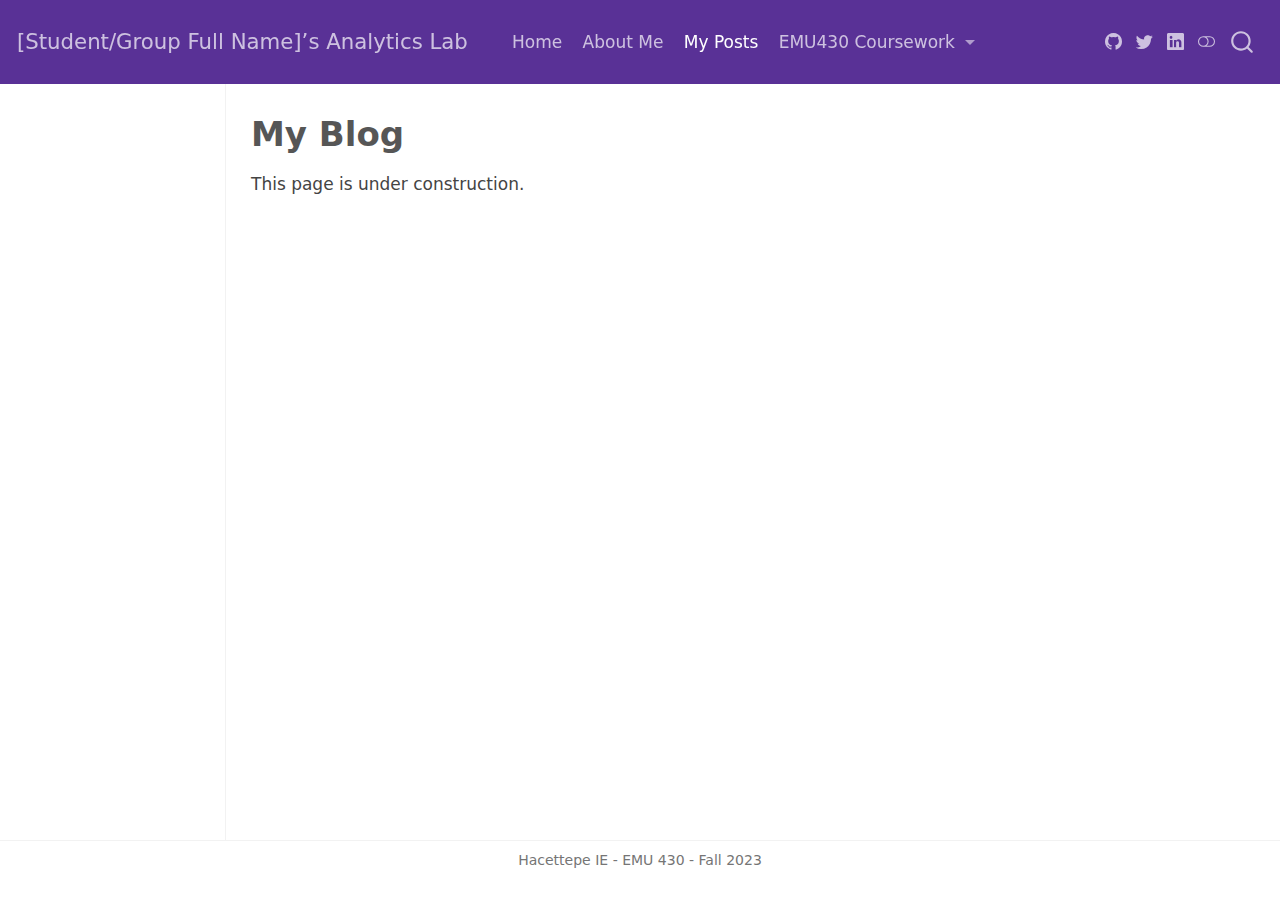
<file: _site/posts.html>
<!DOCTYPE html>
<html xmlns="http://www.w3.org/1999/xhtml" lang="en" xml:lang="en"><head>

<meta charset="utf-8">
<meta name="generator" content="quarto-1.3.450">

<meta name="viewport" content="width=device-width, initial-scale=1.0, user-scalable=yes">


<title>[Student/Group Full Name]’s Analytics Lab - My Blog</title>
<style>
code{white-space: pre-wrap;}
span.smallcaps{font-variant: small-caps;}
div.columns{display: flex; gap: min(4vw, 1.5em);}
div.column{flex: auto; overflow-x: auto;}
div.hanging-indent{margin-left: 1.5em; text-indent: -1.5em;}
ul.task-list{list-style: none;}
ul.task-list li input[type="checkbox"] {
  width: 0.8em;
  margin: 0 0.8em 0.2em -1em; /* quarto-specific, see https://github.com/quarto-dev/quarto-cli/issues/4556 */ 
  vertical-align: middle;
}
</style>


<script src="site_libs/quarto-nav/quarto-nav.js"></script>
<script src="site_libs/quarto-nav/headroom.min.js"></script>
<script src="site_libs/clipboard/clipboard.min.js"></script>
<script src="site_libs/quarto-search/autocomplete.umd.js"></script>
<script src="site_libs/quarto-search/fuse.min.js"></script>
<script src="site_libs/quarto-search/quarto-search.js"></script>
<meta name="quarto:offset" content="./">
<script src="site_libs/quarto-html/quarto.js"></script>
<script src="site_libs/quarto-html/popper.min.js"></script>
<script src="site_libs/quarto-html/tippy.umd.min.js"></script>
<script src="site_libs/quarto-html/anchor.min.js"></script>
<link href="site_libs/quarto-html/tippy.css" rel="stylesheet">
<link href="site_libs/quarto-html/quarto-syntax-highlighting.css" rel="stylesheet" class="quarto-color-scheme" id="quarto-text-highlighting-styles">
<link href="site_libs/quarto-html/quarto-syntax-highlighting-dark.css" rel="prefetch" class="quarto-color-scheme quarto-color-alternate" id="quarto-text-highlighting-styles">
<script src="site_libs/bootstrap/bootstrap.min.js"></script>
<link href="site_libs/bootstrap/bootstrap-icons.css" rel="stylesheet">
<link href="site_libs/bootstrap/bootstrap.min.css" rel="stylesheet" class="quarto-color-scheme" id="quarto-bootstrap" data-mode="light">
<link href="site_libs/bootstrap/bootstrap-dark.min.css" rel="prefetch" class="quarto-color-scheme quarto-color-alternate" id="quarto-bootstrap" data-mode="dark">
<script id="quarto-search-options" type="application/json">{
  "location": "navbar",
  "copy-button": false,
  "collapse-after": 3,
  "panel-placement": "end",
  "type": "overlay",
  "limit": 20,
  "language": {
    "search-no-results-text": "No results",
    "search-matching-documents-text": "matching documents",
    "search-copy-link-title": "Copy link to search",
    "search-hide-matches-text": "Hide additional matches",
    "search-more-match-text": "more match in this document",
    "search-more-matches-text": "more matches in this document",
    "search-clear-button-title": "Clear",
    "search-detached-cancel-button-title": "Cancel",
    "search-submit-button-title": "Submit",
    "search-label": "Search"
  }
}</script>


<link rel="stylesheet" href="styles.css">
</head>

<body class="docked nav-fixed">

<div id="quarto-search-results"></div>
  <header id="quarto-header" class="headroom fixed-top">
    <nav class="navbar navbar-expand-lg navbar-dark ">
      <div class="navbar-container container-fluid">
      <div class="navbar-brand-container">
    <a class="navbar-brand" href="./index.html">
    <span class="navbar-title">[Student/Group Full Name]’s Analytics Lab</span>
    </a>
  </div>
            <div id="quarto-search" class="" title="Search"></div>
          <button class="navbar-toggler" type="button" data-bs-toggle="collapse" data-bs-target="#navbarCollapse" aria-controls="navbarCollapse" aria-expanded="false" aria-label="Toggle navigation" onclick="if (window.quartoToggleHeadroom) { window.quartoToggleHeadroom(); }">
  <span class="navbar-toggler-icon"></span>
</button>
          <div class="collapse navbar-collapse" id="navbarCollapse">
            <ul class="navbar-nav navbar-nav-scroll me-auto">
  <li class="nav-item">
    <a class="nav-link" href="./index.html" rel="" target="">
 <span class="menu-text">Home</span></a>
  </li>  
  <li class="nav-item">
    <a class="nav-link" href="./about.html" rel="" target="">
 <span class="menu-text">About Me</span></a>
  </li>  
  <li class="nav-item">
    <a class="nav-link active" href="./posts.html" rel="" target="" aria-current="page">
 <span class="menu-text">My Posts</span></a>
  </li>  
  <li class="nav-item dropdown ">
    <a class="nav-link dropdown-toggle" href="#" id="nav-menu-emu430-coursework" role="button" data-bs-toggle="dropdown" aria-expanded="false" rel="" target="">
 <span class="menu-text">EMU430 Coursework</span>
    </a>
    <ul class="dropdown-menu" aria-labelledby="nav-menu-emu430-coursework">    
        <li>
    <a class="dropdown-item" href="./assignments.html" rel="" target="">
 <span class="dropdown-text">Assignments</span></a>
  </li>  
        <li>
    <a class="dropdown-item" href="./project.html" rel="" target="">
 <span class="dropdown-text">Project</span></a>
  </li>  
    </ul>
  </li>
</ul>
            <div class="quarto-navbar-tools ms-auto tools-wide">
    <a href="https://twitter.com" rel="" title="" class="quarto-navigation-tool px-1" aria-label=""><i class="bi bi-github"></i></a>
    <a href="https://twitter.com" rel="" title="" class="quarto-navigation-tool px-1" aria-label=""><i class="bi bi-twitter"></i></a>
    <a href="https://linkedin.com" rel="" title="" class="quarto-navigation-tool px-1" aria-label=""><i class="bi bi-linkedin"></i></a>
  <a href="" class="quarto-color-scheme-toggle quarto-navigation-tool  px-1" onclick="window.quartoToggleColorScheme(); return false;" title="Toggle dark mode"><i class="bi"></i></a>
</div>
          </div> <!-- /navcollapse -->
      </div> <!-- /container-fluid -->
    </nav>
</header>
<!-- content -->
<div id="quarto-content" class="quarto-container page-columns page-rows-contents page-layout-article page-navbar">
<!-- sidebar -->
  <nav id="quarto-sidebar" class="sidebar collapse collapse-horizontal sidebar-navigation docked overflow-auto">
    
</nav>
<div id="quarto-sidebar-glass" data-bs-toggle="collapse" data-bs-target="#quarto-sidebar,#quarto-sidebar-glass"></div>
<!-- margin-sidebar -->
    <div id="quarto-margin-sidebar" class="sidebar margin-sidebar">
    </div>
<!-- main -->
<main class="content" id="quarto-document-content">

<header id="title-block-header" class="quarto-title-block default">
<div class="quarto-title">
<h1 class="title">My Blog</h1>
</div>



<div class="quarto-title-meta">

    
  
    
  </div>
  

</header>

<p>This page is under construction.</p>



<a onclick="window.scrollTo(0, 0); return false;" role="button" id="quarto-back-to-top"><i class="bi bi-arrow-up"></i> Back to top</a></main> <!-- /main -->
<script id="quarto-html-after-body" type="application/javascript">
window.document.addEventListener("DOMContentLoaded", function (event) {
  const toggleBodyColorMode = (bsSheetEl) => {
    const mode = bsSheetEl.getAttribute("data-mode");
    const bodyEl = window.document.querySelector("body");
    if (mode === "dark") {
      bodyEl.classList.add("quarto-dark");
      bodyEl.classList.remove("quarto-light");
    } else {
      bodyEl.classList.add("quarto-light");
      bodyEl.classList.remove("quarto-dark");
    }
  }
  const toggleBodyColorPrimary = () => {
    const bsSheetEl = window.document.querySelector("link#quarto-bootstrap");
    if (bsSheetEl) {
      toggleBodyColorMode(bsSheetEl);
    }
  }
  toggleBodyColorPrimary();  
  const disableStylesheet = (stylesheets) => {
    for (let i=0; i < stylesheets.length; i++) {
      const stylesheet = stylesheets[i];
      stylesheet.rel = 'prefetch';
    }
  }
  const enableStylesheet = (stylesheets) => {
    for (let i=0; i < stylesheets.length; i++) {
      const stylesheet = stylesheets[i];
      stylesheet.rel = 'stylesheet';
    }
  }
  const manageTransitions = (selector, allowTransitions) => {
    const els = window.document.querySelectorAll(selector);
    for (let i=0; i < els.length; i++) {
      const el = els[i];
      if (allowTransitions) {
        el.classList.remove('notransition');
      } else {
        el.classList.add('notransition');
      }
    }
  }
  const toggleColorMode = (alternate) => {
    // Switch the stylesheets
    const alternateStylesheets = window.document.querySelectorAll('link.quarto-color-scheme.quarto-color-alternate');
    manageTransitions('#quarto-margin-sidebar .nav-link', false);
    if (alternate) {
      enableStylesheet(alternateStylesheets);
      for (const sheetNode of alternateStylesheets) {
        if (sheetNode.id === "quarto-bootstrap") {
          toggleBodyColorMode(sheetNode);
        }
      }
    } else {
      disableStylesheet(alternateStylesheets);
      toggleBodyColorPrimary();
    }
    manageTransitions('#quarto-margin-sidebar .nav-link', true);
    // Switch the toggles
    const toggles = window.document.querySelectorAll('.quarto-color-scheme-toggle');
    for (let i=0; i < toggles.length; i++) {
      const toggle = toggles[i];
      if (toggle) {
        if (alternate) {
          toggle.classList.add("alternate");     
        } else {
          toggle.classList.remove("alternate");
        }
      }
    }
    // Hack to workaround the fact that safari doesn't
    // properly recolor the scrollbar when toggling (#1455)
    if (navigator.userAgent.indexOf('Safari') > 0 && navigator.userAgent.indexOf('Chrome') == -1) {
      manageTransitions("body", false);
      window.scrollTo(0, 1);
      setTimeout(() => {
        window.scrollTo(0, 0);
        manageTransitions("body", true);
      }, 40);  
    }
  }
  const isFileUrl = () => { 
    return window.location.protocol === 'file:';
  }
  const hasAlternateSentinel = () => {  
    let styleSentinel = getColorSchemeSentinel();
    if (styleSentinel !== null) {
      return styleSentinel === "alternate";
    } else {
      return false;
    }
  }
  const setStyleSentinel = (alternate) => {
    const value = alternate ? "alternate" : "default";
    if (!isFileUrl()) {
      window.localStorage.setItem("quarto-color-scheme", value);
    } else {
      localAlternateSentinel = value;
    }
  }
  const getColorSchemeSentinel = () => {
    if (!isFileUrl()) {
      const storageValue = window.localStorage.getItem("quarto-color-scheme");
      return storageValue != null ? storageValue : localAlternateSentinel;
    } else {
      return localAlternateSentinel;
    }
  }
  let localAlternateSentinel = 'default';
  // Dark / light mode switch
  window.quartoToggleColorScheme = () => {
    // Read the current dark / light value 
    let toAlternate = !hasAlternateSentinel();
    toggleColorMode(toAlternate);
    setStyleSentinel(toAlternate);
  };
  // Ensure there is a toggle, if there isn't float one in the top right
  if (window.document.querySelector('.quarto-color-scheme-toggle') === null) {
    const a = window.document.createElement('a');
    a.classList.add('top-right');
    a.classList.add('quarto-color-scheme-toggle');
    a.href = "";
    a.onclick = function() { try { window.quartoToggleColorScheme(); } catch {} return false; };
    const i = window.document.createElement("i");
    i.classList.add('bi');
    a.appendChild(i);
    window.document.body.appendChild(a);
  }
  // Switch to dark mode if need be
  if (hasAlternateSentinel()) {
    toggleColorMode(true);
  } else {
    toggleColorMode(false);
  }
  const icon = "";
  const anchorJS = new window.AnchorJS();
  anchorJS.options = {
    placement: 'right',
    icon: icon
  };
  anchorJS.add('.anchored');
  const isCodeAnnotation = (el) => {
    for (const clz of el.classList) {
      if (clz.startsWith('code-annotation-')) {                     
        return true;
      }
    }
    return false;
  }
  const clipboard = new window.ClipboardJS('.code-copy-button', {
    text: function(trigger) {
      const codeEl = trigger.previousElementSibling.cloneNode(true);
      for (const childEl of codeEl.children) {
        if (isCodeAnnotation(childEl)) {
          childEl.remove();
        }
      }
      return codeEl.innerText;
    }
  });
  clipboard.on('success', function(e) {
    // button target
    const button = e.trigger;
    // don't keep focus
    button.blur();
    // flash "checked"
    button.classList.add('code-copy-button-checked');
    var currentTitle = button.getAttribute("title");
    button.setAttribute("title", "Copied!");
    let tooltip;
    if (window.bootstrap) {
      button.setAttribute("data-bs-toggle", "tooltip");
      button.setAttribute("data-bs-placement", "left");
      button.setAttribute("data-bs-title", "Copied!");
      tooltip = new bootstrap.Tooltip(button, 
        { trigger: "manual", 
          customClass: "code-copy-button-tooltip",
          offset: [0, -8]});
      tooltip.show();    
    }
    setTimeout(function() {
      if (tooltip) {
        tooltip.hide();
        button.removeAttribute("data-bs-title");
        button.removeAttribute("data-bs-toggle");
        button.removeAttribute("data-bs-placement");
      }
      button.setAttribute("title", currentTitle);
      button.classList.remove('code-copy-button-checked');
    }, 1000);
    // clear code selection
    e.clearSelection();
  });
  function tippyHover(el, contentFn) {
    const config = {
      allowHTML: true,
      content: contentFn,
      maxWidth: 500,
      delay: 100,
      arrow: false,
      appendTo: function(el) {
          return el.parentElement;
      },
      interactive: true,
      interactiveBorder: 10,
      theme: 'quarto',
      placement: 'bottom-start'
    };
    window.tippy(el, config); 
  }
  const noterefs = window.document.querySelectorAll('a[role="doc-noteref"]');
  for (var i=0; i<noterefs.length; i++) {
    const ref = noterefs[i];
    tippyHover(ref, function() {
      // use id or data attribute instead here
      let href = ref.getAttribute('data-footnote-href') || ref.getAttribute('href');
      try { href = new URL(href).hash; } catch {}
      const id = href.replace(/^#\/?/, "");
      const note = window.document.getElementById(id);
      return note.innerHTML;
    });
  }
      let selectedAnnoteEl;
      const selectorForAnnotation = ( cell, annotation) => {
        let cellAttr = 'data-code-cell="' + cell + '"';
        let lineAttr = 'data-code-annotation="' +  annotation + '"';
        const selector = 'span[' + cellAttr + '][' + lineAttr + ']';
        return selector;
      }
      const selectCodeLines = (annoteEl) => {
        const doc = window.document;
        const targetCell = annoteEl.getAttribute("data-target-cell");
        const targetAnnotation = annoteEl.getAttribute("data-target-annotation");
        const annoteSpan = window.document.querySelector(selectorForAnnotation(targetCell, targetAnnotation));
        const lines = annoteSpan.getAttribute("data-code-lines").split(",");
        const lineIds = lines.map((line) => {
          return targetCell + "-" + line;
        })
        let top = null;
        let height = null;
        let parent = null;
        if (lineIds.length > 0) {
            //compute the position of the single el (top and bottom and make a div)
            const el = window.document.getElementById(lineIds[0]);
            top = el.offsetTop;
            height = el.offsetHeight;
            parent = el.parentElement.parentElement;
          if (lineIds.length > 1) {
            const lastEl = window.document.getElementById(lineIds[lineIds.length - 1]);
            const bottom = lastEl.offsetTop + lastEl.offsetHeight;
            height = bottom - top;
          }
          if (top !== null && height !== null && parent !== null) {
            // cook up a div (if necessary) and position it 
            let div = window.document.getElementById("code-annotation-line-highlight");
            if (div === null) {
              div = window.document.createElement("div");
              div.setAttribute("id", "code-annotation-line-highlight");
              div.style.position = 'absolute';
              parent.appendChild(div);
            }
            div.style.top = top - 2 + "px";
            div.style.height = height + 4 + "px";
            let gutterDiv = window.document.getElementById("code-annotation-line-highlight-gutter");
            if (gutterDiv === null) {
              gutterDiv = window.document.createElement("div");
              gutterDiv.setAttribute("id", "code-annotation-line-highlight-gutter");
              gutterDiv.style.position = 'absolute';
              const codeCell = window.document.getElementById(targetCell);
              const gutter = codeCell.querySelector('.code-annotation-gutter');
              gutter.appendChild(gutterDiv);
            }
            gutterDiv.style.top = top - 2 + "px";
            gutterDiv.style.height = height + 4 + "px";
          }
          selectedAnnoteEl = annoteEl;
        }
      };
      const unselectCodeLines = () => {
        const elementsIds = ["code-annotation-line-highlight", "code-annotation-line-highlight-gutter"];
        elementsIds.forEach((elId) => {
          const div = window.document.getElementById(elId);
          if (div) {
            div.remove();
          }
        });
        selectedAnnoteEl = undefined;
      };
      // Attach click handler to the DT
      const annoteDls = window.document.querySelectorAll('dt[data-target-cell]');
      for (const annoteDlNode of annoteDls) {
        annoteDlNode.addEventListener('click', (event) => {
          const clickedEl = event.target;
          if (clickedEl !== selectedAnnoteEl) {
            unselectCodeLines();
            const activeEl = window.document.querySelector('dt[data-target-cell].code-annotation-active');
            if (activeEl) {
              activeEl.classList.remove('code-annotation-active');
            }
            selectCodeLines(clickedEl);
            clickedEl.classList.add('code-annotation-active');
          } else {
            // Unselect the line
            unselectCodeLines();
            clickedEl.classList.remove('code-annotation-active');
          }
        });
      }
  const findCites = (el) => {
    const parentEl = el.parentElement;
    if (parentEl) {
      const cites = parentEl.dataset.cites;
      if (cites) {
        return {
          el,
          cites: cites.split(' ')
        };
      } else {
        return findCites(el.parentElement)
      }
    } else {
      return undefined;
    }
  };
  var bibliorefs = window.document.querySelectorAll('a[role="doc-biblioref"]');
  for (var i=0; i<bibliorefs.length; i++) {
    const ref = bibliorefs[i];
    const citeInfo = findCites(ref);
    if (citeInfo) {
      tippyHover(citeInfo.el, function() {
        var popup = window.document.createElement('div');
        citeInfo.cites.forEach(function(cite) {
          var citeDiv = window.document.createElement('div');
          citeDiv.classList.add('hanging-indent');
          citeDiv.classList.add('csl-entry');
          var biblioDiv = window.document.getElementById('ref-' + cite);
          if (biblioDiv) {
            citeDiv.innerHTML = biblioDiv.innerHTML;
          }
          popup.appendChild(citeDiv);
        });
        return popup.innerHTML;
      });
    }
  }
});
</script>
</div> <!-- /content -->
<footer class="footer">
  <div class="nav-footer">
    <div class="nav-footer-left">
      &nbsp;
    </div>   
    <div class="nav-footer-center">Hacettepe IE - EMU 430 - Fall 2023</div>
    <div class="nav-footer-right">
      &nbsp;
    </div>
  </div>
</footer>



</body></html>
</file>
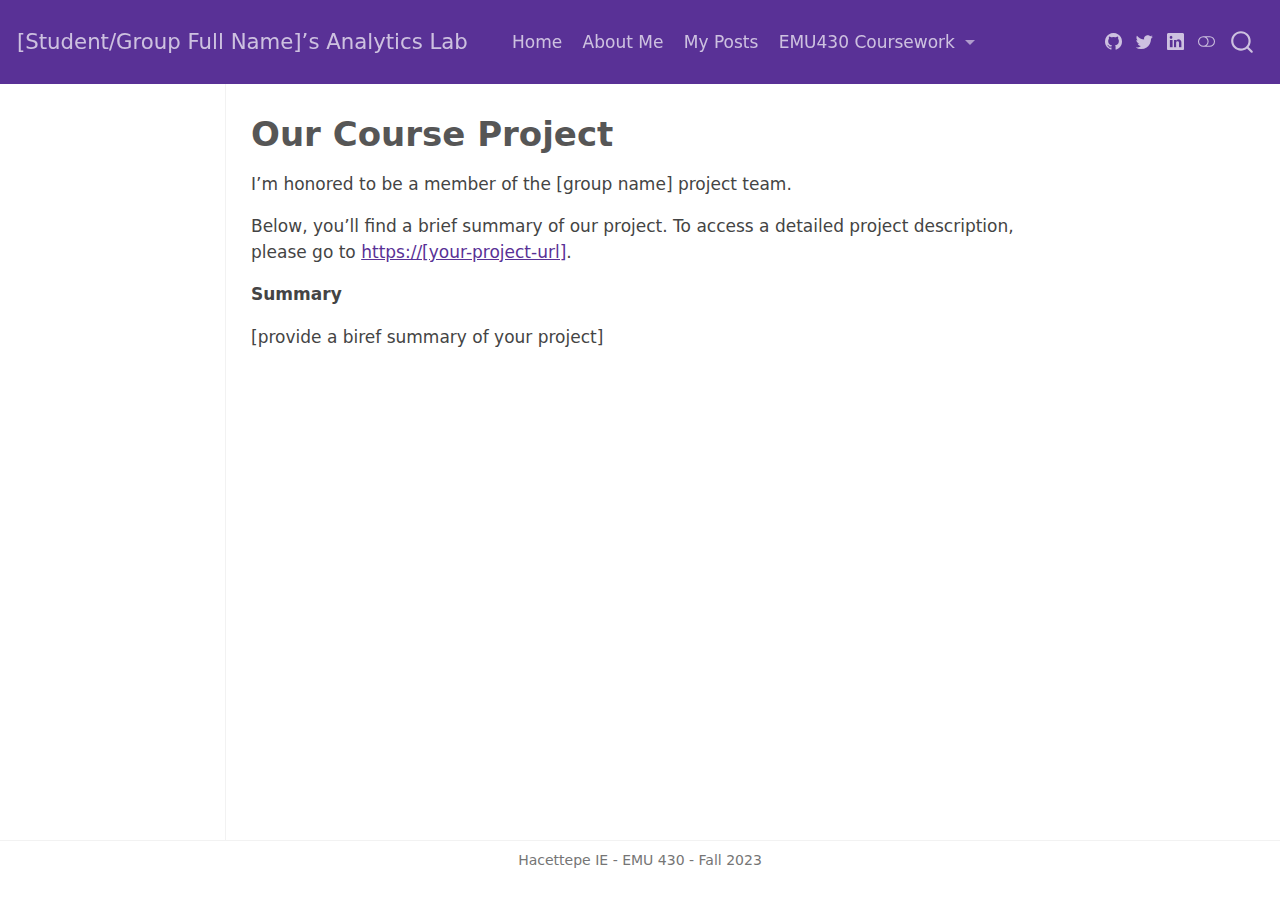
<file: _site/project.html>
<!DOCTYPE html>
<html xmlns="http://www.w3.org/1999/xhtml" lang="en" xml:lang="en"><head>

<meta charset="utf-8">
<meta name="generator" content="quarto-1.3.450">

<meta name="viewport" content="width=device-width, initial-scale=1.0, user-scalable=yes">


<title>[Student/Group Full Name]’s Analytics Lab - Our Course Project</title>
<style>
code{white-space: pre-wrap;}
span.smallcaps{font-variant: small-caps;}
div.columns{display: flex; gap: min(4vw, 1.5em);}
div.column{flex: auto; overflow-x: auto;}
div.hanging-indent{margin-left: 1.5em; text-indent: -1.5em;}
ul.task-list{list-style: none;}
ul.task-list li input[type="checkbox"] {
  width: 0.8em;
  margin: 0 0.8em 0.2em -1em; /* quarto-specific, see https://github.com/quarto-dev/quarto-cli/issues/4556 */ 
  vertical-align: middle;
}
</style>


<script src="site_libs/quarto-nav/quarto-nav.js"></script>
<script src="site_libs/quarto-nav/headroom.min.js"></script>
<script src="site_libs/clipboard/clipboard.min.js"></script>
<script src="site_libs/quarto-search/autocomplete.umd.js"></script>
<script src="site_libs/quarto-search/fuse.min.js"></script>
<script src="site_libs/quarto-search/quarto-search.js"></script>
<meta name="quarto:offset" content="./">
<script src="site_libs/quarto-html/quarto.js"></script>
<script src="site_libs/quarto-html/popper.min.js"></script>
<script src="site_libs/quarto-html/tippy.umd.min.js"></script>
<script src="site_libs/quarto-html/anchor.min.js"></script>
<link href="site_libs/quarto-html/tippy.css" rel="stylesheet">
<link href="site_libs/quarto-html/quarto-syntax-highlighting.css" rel="stylesheet" class="quarto-color-scheme" id="quarto-text-highlighting-styles">
<link href="site_libs/quarto-html/quarto-syntax-highlighting-dark.css" rel="prefetch" class="quarto-color-scheme quarto-color-alternate" id="quarto-text-highlighting-styles">
<script src="site_libs/bootstrap/bootstrap.min.js"></script>
<link href="site_libs/bootstrap/bootstrap-icons.css" rel="stylesheet">
<link href="site_libs/bootstrap/bootstrap.min.css" rel="stylesheet" class="quarto-color-scheme" id="quarto-bootstrap" data-mode="light">
<link href="site_libs/bootstrap/bootstrap-dark.min.css" rel="prefetch" class="quarto-color-scheme quarto-color-alternate" id="quarto-bootstrap" data-mode="dark">
<script id="quarto-search-options" type="application/json">{
  "location": "navbar",
  "copy-button": false,
  "collapse-after": 3,
  "panel-placement": "end",
  "type": "overlay",
  "limit": 20,
  "language": {
    "search-no-results-text": "No results",
    "search-matching-documents-text": "matching documents",
    "search-copy-link-title": "Copy link to search",
    "search-hide-matches-text": "Hide additional matches",
    "search-more-match-text": "more match in this document",
    "search-more-matches-text": "more matches in this document",
    "search-clear-button-title": "Clear",
    "search-detached-cancel-button-title": "Cancel",
    "search-submit-button-title": "Submit",
    "search-label": "Search"
  }
}</script>


<link rel="stylesheet" href="styles.css">
</head>

<body class="docked nav-fixed">

<div id="quarto-search-results"></div>
  <header id="quarto-header" class="headroom fixed-top">
    <nav class="navbar navbar-expand-lg navbar-dark ">
      <div class="navbar-container container-fluid">
      <div class="navbar-brand-container">
    <a class="navbar-brand" href="./index.html">
    <span class="navbar-title">[Student/Group Full Name]’s Analytics Lab</span>
    </a>
  </div>
            <div id="quarto-search" class="" title="Search"></div>
          <button class="navbar-toggler" type="button" data-bs-toggle="collapse" data-bs-target="#navbarCollapse" aria-controls="navbarCollapse" aria-expanded="false" aria-label="Toggle navigation" onclick="if (window.quartoToggleHeadroom) { window.quartoToggleHeadroom(); }">
  <span class="navbar-toggler-icon"></span>
</button>
          <div class="collapse navbar-collapse" id="navbarCollapse">
            <ul class="navbar-nav navbar-nav-scroll me-auto">
  <li class="nav-item">
    <a class="nav-link" href="./index.html" rel="" target="">
 <span class="menu-text">Home</span></a>
  </li>  
  <li class="nav-item">
    <a class="nav-link" href="./about.html" rel="" target="">
 <span class="menu-text">About Me</span></a>
  </li>  
  <li class="nav-item">
    <a class="nav-link" href="./posts.html" rel="" target="">
 <span class="menu-text">My Posts</span></a>
  </li>  
  <li class="nav-item dropdown ">
    <a class="nav-link dropdown-toggle" href="#" id="nav-menu-emu430-coursework" role="button" data-bs-toggle="dropdown" aria-expanded="false" rel="" target="">
 <span class="menu-text">EMU430 Coursework</span>
    </a>
    <ul class="dropdown-menu" aria-labelledby="nav-menu-emu430-coursework">    
        <li>
    <a class="dropdown-item" href="./assignments.html" rel="" target="">
 <span class="dropdown-text">Assignments</span></a>
  </li>  
        <li>
    <a class="dropdown-item" href="./project.html" rel="" target="">
 <span class="dropdown-text">Project</span></a>
  </li>  
    </ul>
  </li>
</ul>
            <div class="quarto-navbar-tools ms-auto tools-wide">
    <a href="https://twitter.com" rel="" title="" class="quarto-navigation-tool px-1" aria-label=""><i class="bi bi-github"></i></a>
    <a href="https://twitter.com" rel="" title="" class="quarto-navigation-tool px-1" aria-label=""><i class="bi bi-twitter"></i></a>
    <a href="https://linkedin.com" rel="" title="" class="quarto-navigation-tool px-1" aria-label=""><i class="bi bi-linkedin"></i></a>
  <a href="" class="quarto-color-scheme-toggle quarto-navigation-tool  px-1" onclick="window.quartoToggleColorScheme(); return false;" title="Toggle dark mode"><i class="bi"></i></a>
</div>
          </div> <!-- /navcollapse -->
      </div> <!-- /container-fluid -->
    </nav>
</header>
<!-- content -->
<div id="quarto-content" class="quarto-container page-columns page-rows-contents page-layout-article page-navbar">
<!-- sidebar -->
  <nav id="quarto-sidebar" class="sidebar collapse collapse-horizontal sidebar-navigation docked overflow-auto">
    
</nav>
<div id="quarto-sidebar-glass" data-bs-toggle="collapse" data-bs-target="#quarto-sidebar,#quarto-sidebar-glass"></div>
<!-- margin-sidebar -->
    <div id="quarto-margin-sidebar" class="sidebar margin-sidebar">
    </div>
<!-- main -->
<main class="content" id="quarto-document-content">

<header id="title-block-header" class="quarto-title-block default">
<div class="quarto-title">
<h1 class="title">Our Course Project</h1>
</div>



<div class="quarto-title-meta">

    
  
    
  </div>
  

</header>

<p>I’m honored to be a member of the [group name] project team.</p>
<p>Below, you’ll find a brief summary of our project. To access a detailed project description, please go to <a href="#0" class="uri">https://[your-project-url]</a>.</p>
<p><strong>Summary</strong></p>
<p>[provide a biref summary of your project]</p>



<a onclick="window.scrollTo(0, 0); return false;" role="button" id="quarto-back-to-top"><i class="bi bi-arrow-up"></i> Back to top</a></main> <!-- /main -->
<script id="quarto-html-after-body" type="application/javascript">
window.document.addEventListener("DOMContentLoaded", function (event) {
  const toggleBodyColorMode = (bsSheetEl) => {
    const mode = bsSheetEl.getAttribute("data-mode");
    const bodyEl = window.document.querySelector("body");
    if (mode === "dark") {
      bodyEl.classList.add("quarto-dark");
      bodyEl.classList.remove("quarto-light");
    } else {
      bodyEl.classList.add("quarto-light");
      bodyEl.classList.remove("quarto-dark");
    }
  }
  const toggleBodyColorPrimary = () => {
    const bsSheetEl = window.document.querySelector("link#quarto-bootstrap");
    if (bsSheetEl) {
      toggleBodyColorMode(bsSheetEl);
    }
  }
  toggleBodyColorPrimary();  
  const disableStylesheet = (stylesheets) => {
    for (let i=0; i < stylesheets.length; i++) {
      const stylesheet = stylesheets[i];
      stylesheet.rel = 'prefetch';
    }
  }
  const enableStylesheet = (stylesheets) => {
    for (let i=0; i < stylesheets.length; i++) {
      const stylesheet = stylesheets[i];
      stylesheet.rel = 'stylesheet';
    }
  }
  const manageTransitions = (selector, allowTransitions) => {
    const els = window.document.querySelectorAll(selector);
    for (let i=0; i < els.length; i++) {
      const el = els[i];
      if (allowTransitions) {
        el.classList.remove('notransition');
      } else {
        el.classList.add('notransition');
      }
    }
  }
  const toggleColorMode = (alternate) => {
    // Switch the stylesheets
    const alternateStylesheets = window.document.querySelectorAll('link.quarto-color-scheme.quarto-color-alternate');
    manageTransitions('#quarto-margin-sidebar .nav-link', false);
    if (alternate) {
      enableStylesheet(alternateStylesheets);
      for (const sheetNode of alternateStylesheets) {
        if (sheetNode.id === "quarto-bootstrap") {
          toggleBodyColorMode(sheetNode);
        }
      }
    } else {
      disableStylesheet(alternateStylesheets);
      toggleBodyColorPrimary();
    }
    manageTransitions('#quarto-margin-sidebar .nav-link', true);
    // Switch the toggles
    const toggles = window.document.querySelectorAll('.quarto-color-scheme-toggle');
    for (let i=0; i < toggles.length; i++) {
      const toggle = toggles[i];
      if (toggle) {
        if (alternate) {
          toggle.classList.add("alternate");     
        } else {
          toggle.classList.remove("alternate");
        }
      }
    }
    // Hack to workaround the fact that safari doesn't
    // properly recolor the scrollbar when toggling (#1455)
    if (navigator.userAgent.indexOf('Safari') > 0 && navigator.userAgent.indexOf('Chrome') == -1) {
      manageTransitions("body", false);
      window.scrollTo(0, 1);
      setTimeout(() => {
        window.scrollTo(0, 0);
        manageTransitions("body", true);
      }, 40);  
    }
  }
  const isFileUrl = () => { 
    return window.location.protocol === 'file:';
  }
  const hasAlternateSentinel = () => {  
    let styleSentinel = getColorSchemeSentinel();
    if (styleSentinel !== null) {
      return styleSentinel === "alternate";
    } else {
      return false;
    }
  }
  const setStyleSentinel = (alternate) => {
    const value = alternate ? "alternate" : "default";
    if (!isFileUrl()) {
      window.localStorage.setItem("quarto-color-scheme", value);
    } else {
      localAlternateSentinel = value;
    }
  }
  const getColorSchemeSentinel = () => {
    if (!isFileUrl()) {
      const storageValue = window.localStorage.getItem("quarto-color-scheme");
      return storageValue != null ? storageValue : localAlternateSentinel;
    } else {
      return localAlternateSentinel;
    }
  }
  let localAlternateSentinel = 'default';
  // Dark / light mode switch
  window.quartoToggleColorScheme = () => {
    // Read the current dark / light value 
    let toAlternate = !hasAlternateSentinel();
    toggleColorMode(toAlternate);
    setStyleSentinel(toAlternate);
  };
  // Ensure there is a toggle, if there isn't float one in the top right
  if (window.document.querySelector('.quarto-color-scheme-toggle') === null) {
    const a = window.document.createElement('a');
    a.classList.add('top-right');
    a.classList.add('quarto-color-scheme-toggle');
    a.href = "";
    a.onclick = function() { try { window.quartoToggleColorScheme(); } catch {} return false; };
    const i = window.document.createElement("i");
    i.classList.add('bi');
    a.appendChild(i);
    window.document.body.appendChild(a);
  }
  // Switch to dark mode if need be
  if (hasAlternateSentinel()) {
    toggleColorMode(true);
  } else {
    toggleColorMode(false);
  }
  const icon = "";
  const anchorJS = new window.AnchorJS();
  anchorJS.options = {
    placement: 'right',
    icon: icon
  };
  anchorJS.add('.anchored');
  const isCodeAnnotation = (el) => {
    for (const clz of el.classList) {
      if (clz.startsWith('code-annotation-')) {                     
        return true;
      }
    }
    return false;
  }
  const clipboard = new window.ClipboardJS('.code-copy-button', {
    text: function(trigger) {
      const codeEl = trigger.previousElementSibling.cloneNode(true);
      for (const childEl of codeEl.children) {
        if (isCodeAnnotation(childEl)) {
          childEl.remove();
        }
      }
      return codeEl.innerText;
    }
  });
  clipboard.on('success', function(e) {
    // button target
    const button = e.trigger;
    // don't keep focus
    button.blur();
    // flash "checked"
    button.classList.add('code-copy-button-checked');
    var currentTitle = button.getAttribute("title");
    button.setAttribute("title", "Copied!");
    let tooltip;
    if (window.bootstrap) {
      button.setAttribute("data-bs-toggle", "tooltip");
      button.setAttribute("data-bs-placement", "left");
      button.setAttribute("data-bs-title", "Copied!");
      tooltip = new bootstrap.Tooltip(button, 
        { trigger: "manual", 
          customClass: "code-copy-button-tooltip",
          offset: [0, -8]});
      tooltip.show();    
    }
    setTimeout(function() {
      if (tooltip) {
        tooltip.hide();
        button.removeAttribute("data-bs-title");
        button.removeAttribute("data-bs-toggle");
        button.removeAttribute("data-bs-placement");
      }
      button.setAttribute("title", currentTitle);
      button.classList.remove('code-copy-button-checked');
    }, 1000);
    // clear code selection
    e.clearSelection();
  });
  function tippyHover(el, contentFn) {
    const config = {
      allowHTML: true,
      content: contentFn,
      maxWidth: 500,
      delay: 100,
      arrow: false,
      appendTo: function(el) {
          return el.parentElement;
      },
      interactive: true,
      interactiveBorder: 10,
      theme: 'quarto',
      placement: 'bottom-start'
    };
    window.tippy(el, config); 
  }
  const noterefs = window.document.querySelectorAll('a[role="doc-noteref"]');
  for (var i=0; i<noterefs.length; i++) {
    const ref = noterefs[i];
    tippyHover(ref, function() {
      // use id or data attribute instead here
      let href = ref.getAttribute('data-footnote-href') || ref.getAttribute('href');
      try { href = new URL(href).hash; } catch {}
      const id = href.replace(/^#\/?/, "");
      const note = window.document.getElementById(id);
      return note.innerHTML;
    });
  }
      let selectedAnnoteEl;
      const selectorForAnnotation = ( cell, annotation) => {
        let cellAttr = 'data-code-cell="' + cell + '"';
        let lineAttr = 'data-code-annotation="' +  annotation + '"';
        const selector = 'span[' + cellAttr + '][' + lineAttr + ']';
        return selector;
      }
      const selectCodeLines = (annoteEl) => {
        const doc = window.document;
        const targetCell = annoteEl.getAttribute("data-target-cell");
        const targetAnnotation = annoteEl.getAttribute("data-target-annotation");
        const annoteSpan = window.document.querySelector(selectorForAnnotation(targetCell, targetAnnotation));
        const lines = annoteSpan.getAttribute("data-code-lines").split(",");
        const lineIds = lines.map((line) => {
          return targetCell + "-" + line;
        })
        let top = null;
        let height = null;
        let parent = null;
        if (lineIds.length > 0) {
            //compute the position of the single el (top and bottom and make a div)
            const el = window.document.getElementById(lineIds[0]);
            top = el.offsetTop;
            height = el.offsetHeight;
            parent = el.parentElement.parentElement;
          if (lineIds.length > 1) {
            const lastEl = window.document.getElementById(lineIds[lineIds.length - 1]);
            const bottom = lastEl.offsetTop + lastEl.offsetHeight;
            height = bottom - top;
          }
          if (top !== null && height !== null && parent !== null) {
            // cook up a div (if necessary) and position it 
            let div = window.document.getElementById("code-annotation-line-highlight");
            if (div === null) {
              div = window.document.createElement("div");
              div.setAttribute("id", "code-annotation-line-highlight");
              div.style.position = 'absolute';
              parent.appendChild(div);
            }
            div.style.top = top - 2 + "px";
            div.style.height = height + 4 + "px";
            let gutterDiv = window.document.getElementById("code-annotation-line-highlight-gutter");
            if (gutterDiv === null) {
              gutterDiv = window.document.createElement("div");
              gutterDiv.setAttribute("id", "code-annotation-line-highlight-gutter");
              gutterDiv.style.position = 'absolute';
              const codeCell = window.document.getElementById(targetCell);
              const gutter = codeCell.querySelector('.code-annotation-gutter');
              gutter.appendChild(gutterDiv);
            }
            gutterDiv.style.top = top - 2 + "px";
            gutterDiv.style.height = height + 4 + "px";
          }
          selectedAnnoteEl = annoteEl;
        }
      };
      const unselectCodeLines = () => {
        const elementsIds = ["code-annotation-line-highlight", "code-annotation-line-highlight-gutter"];
        elementsIds.forEach((elId) => {
          const div = window.document.getElementById(elId);
          if (div) {
            div.remove();
          }
        });
        selectedAnnoteEl = undefined;
      };
      // Attach click handler to the DT
      const annoteDls = window.document.querySelectorAll('dt[data-target-cell]');
      for (const annoteDlNode of annoteDls) {
        annoteDlNode.addEventListener('click', (event) => {
          const clickedEl = event.target;
          if (clickedEl !== selectedAnnoteEl) {
            unselectCodeLines();
            const activeEl = window.document.querySelector('dt[data-target-cell].code-annotation-active');
            if (activeEl) {
              activeEl.classList.remove('code-annotation-active');
            }
            selectCodeLines(clickedEl);
            clickedEl.classList.add('code-annotation-active');
          } else {
            // Unselect the line
            unselectCodeLines();
            clickedEl.classList.remove('code-annotation-active');
          }
        });
      }
  const findCites = (el) => {
    const parentEl = el.parentElement;
    if (parentEl) {
      const cites = parentEl.dataset.cites;
      if (cites) {
        return {
          el,
          cites: cites.split(' ')
        };
      } else {
        return findCites(el.parentElement)
      }
    } else {
      return undefined;
    }
  };
  var bibliorefs = window.document.querySelectorAll('a[role="doc-biblioref"]');
  for (var i=0; i<bibliorefs.length; i++) {
    const ref = bibliorefs[i];
    const citeInfo = findCites(ref);
    if (citeInfo) {
      tippyHover(citeInfo.el, function() {
        var popup = window.document.createElement('div');
        citeInfo.cites.forEach(function(cite) {
          var citeDiv = window.document.createElement('div');
          citeDiv.classList.add('hanging-indent');
          citeDiv.classList.add('csl-entry');
          var biblioDiv = window.document.getElementById('ref-' + cite);
          if (biblioDiv) {
            citeDiv.innerHTML = biblioDiv.innerHTML;
          }
          popup.appendChild(citeDiv);
        });
        return popup.innerHTML;
      });
    }
  }
});
</script>
</div> <!-- /content -->
<footer class="footer">
  <div class="nav-footer">
    <div class="nav-footer-left">
      &nbsp;
    </div>   
    <div class="nav-footer-center">Hacettepe IE - EMU 430 - Fall 2023</div>
    <div class="nav-footer-right">
      &nbsp;
    </div>
  </div>
</footer>



</body></html>
</file>
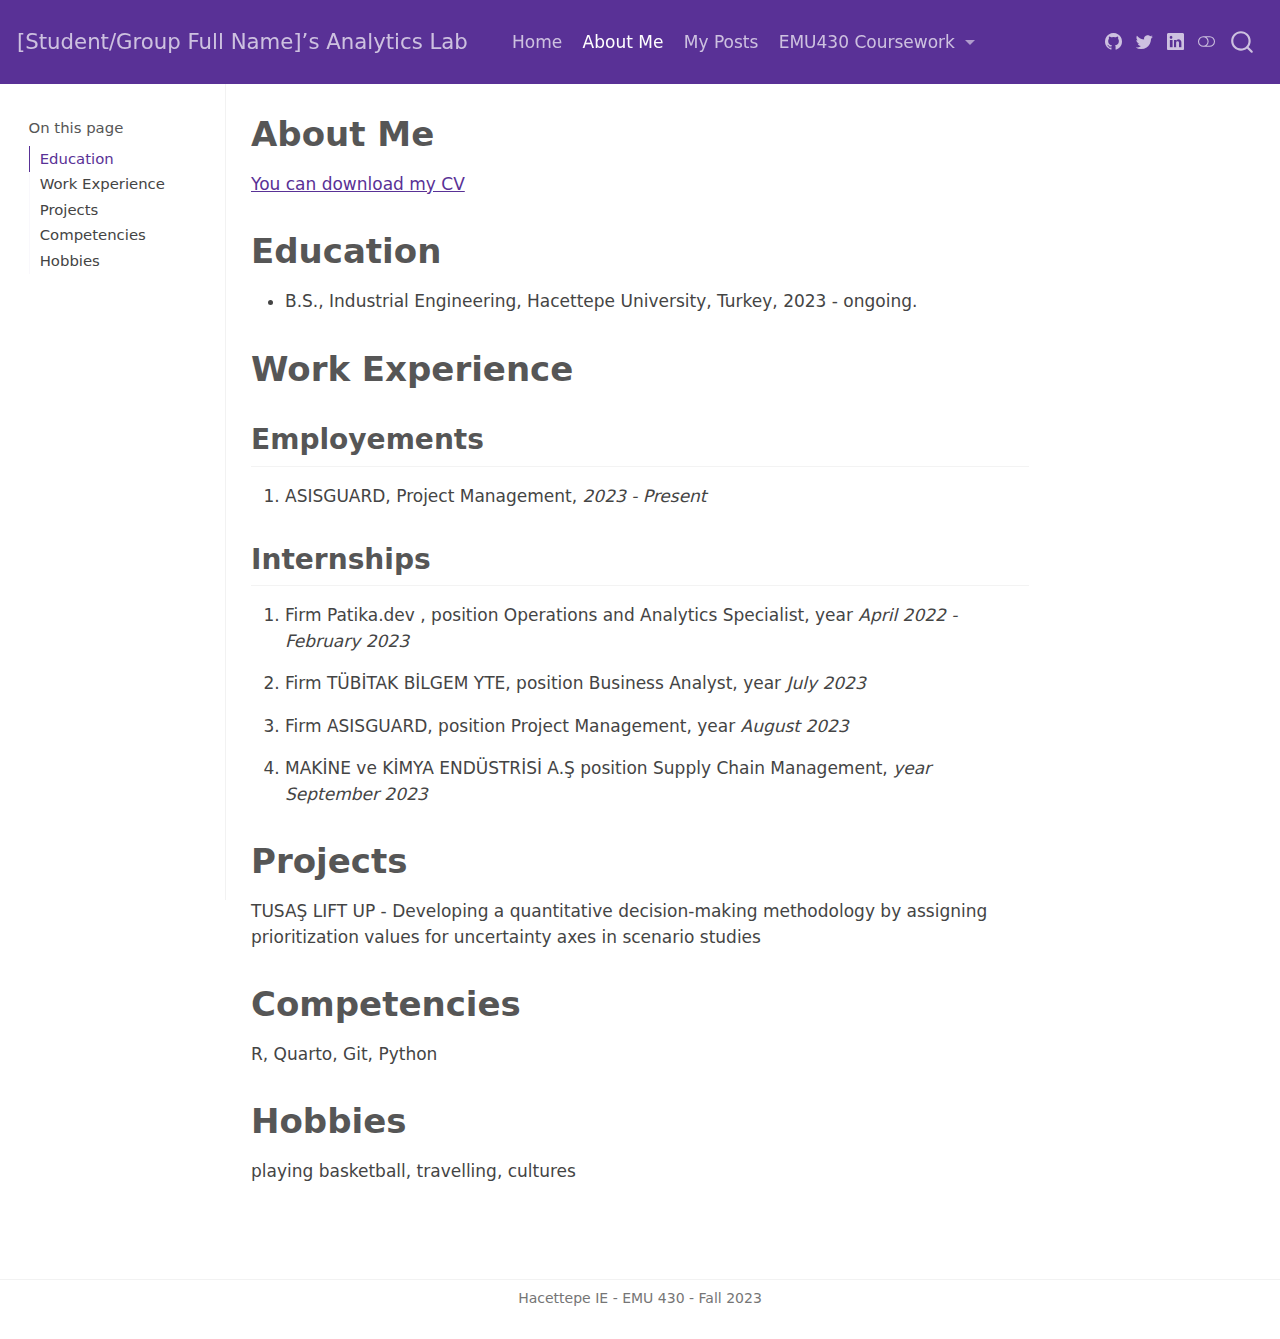
<file: docs/about.html>
<!DOCTYPE html>
<html xmlns="http://www.w3.org/1999/xhtml" lang="en" xml:lang="en"><head>

<meta charset="utf-8">
<meta name="generator" content="quarto-1.3.433">

<meta name="viewport" content="width=device-width, initial-scale=1.0, user-scalable=yes">


<title>[Student/Group Full Name]’s Analytics Lab - About Me</title>
<style>
code{white-space: pre-wrap;}
span.smallcaps{font-variant: small-caps;}
div.columns{display: flex; gap: min(4vw, 1.5em);}
div.column{flex: auto; overflow-x: auto;}
div.hanging-indent{margin-left: 1.5em; text-indent: -1.5em;}
ul.task-list{list-style: none;}
ul.task-list li input[type="checkbox"] {
  width: 0.8em;
  margin: 0 0.8em 0.2em -1em; /* quarto-specific, see https://github.com/quarto-dev/quarto-cli/issues/4556 */ 
  vertical-align: middle;
}
</style>


<script src="site_libs/quarto-nav/quarto-nav.js"></script>
<script src="site_libs/quarto-nav/headroom.min.js"></script>
<script src="site_libs/clipboard/clipboard.min.js"></script>
<script src="site_libs/quarto-search/autocomplete.umd.js"></script>
<script src="site_libs/quarto-search/fuse.min.js"></script>
<script src="site_libs/quarto-search/quarto-search.js"></script>
<meta name="quarto:offset" content="./">
<script src="site_libs/quarto-html/quarto.js"></script>
<script src="site_libs/quarto-html/popper.min.js"></script>
<script src="site_libs/quarto-html/tippy.umd.min.js"></script>
<script src="site_libs/quarto-html/anchor.min.js"></script>
<link href="site_libs/quarto-html/tippy.css" rel="stylesheet">
<link href="site_libs/quarto-html/quarto-syntax-highlighting.css" rel="stylesheet" class="quarto-color-scheme" id="quarto-text-highlighting-styles">
<link href="site_libs/quarto-html/quarto-syntax-highlighting-dark.css" rel="prefetch" class="quarto-color-scheme quarto-color-alternate" id="quarto-text-highlighting-styles">
<script src="site_libs/bootstrap/bootstrap.min.js"></script>
<link href="site_libs/bootstrap/bootstrap-icons.css" rel="stylesheet">
<link href="site_libs/bootstrap/bootstrap.min.css" rel="stylesheet" class="quarto-color-scheme" id="quarto-bootstrap" data-mode="light">
<link href="site_libs/bootstrap/bootstrap-dark.min.css" rel="prefetch" class="quarto-color-scheme quarto-color-alternate" id="quarto-bootstrap" data-mode="dark">
<script id="quarto-search-options" type="application/json">{
  "location": "navbar",
  "copy-button": false,
  "collapse-after": 3,
  "panel-placement": "end",
  "type": "overlay",
  "limit": 20,
  "language": {
    "search-no-results-text": "No results",
    "search-matching-documents-text": "matching documents",
    "search-copy-link-title": "Copy link to search",
    "search-hide-matches-text": "Hide additional matches",
    "search-more-match-text": "more match in this document",
    "search-more-matches-text": "more matches in this document",
    "search-clear-button-title": "Clear",
    "search-detached-cancel-button-title": "Cancel",
    "search-submit-button-title": "Submit",
    "search-label": "Search"
  }
}</script>


<link rel="stylesheet" href="styles.css">
</head>

<body class="docked nav-fixed">

<div id="quarto-search-results"></div>
  <header id="quarto-header" class="headroom fixed-top">
    <nav class="navbar navbar-expand-lg navbar-dark ">
      <div class="navbar-container container-fluid">
      <div class="navbar-brand-container">
    <a class="navbar-brand" href="./index.html">
    <span class="navbar-title">[Student/Group Full Name]’s Analytics Lab</span>
    </a>
  </div>
            <div id="quarto-search" class="" title="Search"></div>
          <button class="navbar-toggler" type="button" data-bs-toggle="collapse" data-bs-target="#navbarCollapse" aria-controls="navbarCollapse" aria-expanded="false" aria-label="Toggle navigation" onclick="if (window.quartoToggleHeadroom) { window.quartoToggleHeadroom(); }">
  <span class="navbar-toggler-icon"></span>
</button>
          <div class="collapse navbar-collapse" id="navbarCollapse">
            <ul class="navbar-nav navbar-nav-scroll me-auto">
  <li class="nav-item">
    <a class="nav-link" href="./index.html" rel="" target="">
 <span class="menu-text">Home</span></a>
  </li>  
  <li class="nav-item">
    <a class="nav-link active" href="./about.html" rel="" target="" aria-current="page">
 <span class="menu-text">About Me</span></a>
  </li>  
  <li class="nav-item">
    <a class="nav-link" href="./posts.html" rel="" target="">
 <span class="menu-text">My Posts</span></a>
  </li>  
  <li class="nav-item dropdown ">
    <a class="nav-link dropdown-toggle" href="#" id="nav-menu-emu430-coursework" role="button" data-bs-toggle="dropdown" aria-expanded="false" rel="" target="">
 <span class="menu-text">EMU430 Coursework</span>
    </a>
    <ul class="dropdown-menu" aria-labelledby="nav-menu-emu430-coursework">    
        <li>
    <a class="dropdown-item" href="./assignments.html" rel="" target="">
 <span class="dropdown-text">Assignments</span></a>
  </li>  
        <li>
    <a class="dropdown-item" href="./project.html" rel="" target="">
 <span class="dropdown-text">Project</span></a>
  </li>  
    </ul>
  </li>
</ul>
            <div class="quarto-navbar-tools ms-auto tools-wide">
    <a href="https://github.com/dygekn" rel="" title="" class="quarto-navigation-tool px-1" aria-label=""><i class="bi bi-github"></i></a>
    <a href="https://twitter.com" rel="" title="" class="quarto-navigation-tool px-1" aria-label=""><i class="bi bi-twitter"></i></a>
    <a href="https://linkedin.com/in/duygu-eken-818800192/" rel="" title="" class="quarto-navigation-tool px-1" aria-label=""><i class="bi bi-linkedin"></i></a>
  <a href="" class="quarto-color-scheme-toggle quarto-navigation-tool  px-1" onclick="window.quartoToggleColorScheme(); return false;" title="Toggle dark mode"><i class="bi"></i></a>
</div>
          </div> <!-- /navcollapse -->
      </div> <!-- /container-fluid -->
    </nav>
</header>
<!-- content -->
<div id="quarto-content" class="quarto-container page-columns page-rows-contents page-layout-article page-navbar">
<!-- sidebar -->
  <nav id="quarto-sidebar" class="sidebar collapse collapse-horizontal sidebar-navigation docked overflow-auto">
    <nav id="TOC" role="doc-toc" class="toc-active">
    <h2 id="toc-title">On this page</h2>
   
  <ul>
  <li><a href="#education" id="toc-education" class="nav-link active" data-scroll-target="#education">Education</a></li>
  <li><a href="#work-experience" id="toc-work-experience" class="nav-link" data-scroll-target="#work-experience">Work Experience</a>
  <ul class="collapse">
  <li><a href="#employements" id="toc-employements" class="nav-link" data-scroll-target="#employements">Employements</a></li>
  <li><a href="#internships" id="toc-internships" class="nav-link" data-scroll-target="#internships">Internships</a></li>
  </ul></li>
  <li><a href="#projects" id="toc-projects" class="nav-link" data-scroll-target="#projects">Projects</a></li>
  <li><a href="#competencies" id="toc-competencies" class="nav-link" data-scroll-target="#competencies">Competencies</a></li>
  <li><a href="#hobbies" id="toc-hobbies" class="nav-link" data-scroll-target="#hobbies">Hobbies</a></li>
  </ul>
</nav>
</nav>
<div id="quarto-sidebar-glass" data-bs-toggle="collapse" data-bs-target="#quarto-sidebar,#quarto-sidebar-glass"></div>
<!-- margin-sidebar -->
    <div id="quarto-margin-sidebar" class="sidebar margin-sidebar">
    </div>
<!-- main -->
<main class="content" id="quarto-document-content">

<header id="title-block-header" class="quarto-title-block default">
<div class="quarto-title">
<h1 class="title">About Me</h1>
</div>



<div class="quarto-title-meta">

    
  
    
  </div>
  

</header>

<p><a href="./assets/documents/CV.pdf">You can download my CV</a></p>
<section id="education" class="level1">
<h1>Education</h1>
<ul>
<li>B.S., Industrial Engineering, Hacettepe University, Turkey, 2023 - ongoing.</li>
</ul>
</section>
<section id="work-experience" class="level1">
<h1>Work Experience</h1>
<section id="employements" class="level2">
<h2 class="anchored" data-anchor-id="employements">Employements</h2>
<ol type="1">
<li>ASISGUARD, Project Management, <em>2023 - Present</em></li>
</ol>
</section>
<section id="internships" class="level2">
<h2 class="anchored" data-anchor-id="internships">Internships</h2>
<ol type="1">
<li><p>Firm Patika.dev , position Operations and Analytics Specialist, year <em>April 2022 - February 2023</em></p></li>
<li><p>Firm TÜBİTAK BİLGEM YTE, position Business Analyst, year <em>July 2023</em></p></li>
<li><p>Firm ASISGUARD, position Project Management, year <em>August 2023</em></p></li>
<li><p>MAKİNE ve KİMYA ENDÜSTRİSİ A.Ş position Supply Chain Management, <em>year September 2023</em></p></li>
</ol>
</section>
</section>
<section id="projects" class="level1">
<h1>Projects</h1>
<p>TUSAŞ LIFT UP - Developing a quantitative decision-making methodology by assigning prioritization values ​​for uncertainty axes in scenario studies</p>
</section>
<section id="competencies" class="level1">
<h1>Competencies</h1>
<p>R, Quarto, Git, Python</p>
</section>
<section id="hobbies" class="level1">
<h1>Hobbies</h1>
<p>playing basketball, travelling, cultures</p>


</section>

<a onclick="window.scrollTo(0, 0); return false;" role="button" id="quarto-back-to-top"><i class="bi bi-arrow-up"></i> Back to top</a></main> <!-- /main -->
<script id="quarto-html-after-body" type="application/javascript">
window.document.addEventListener("DOMContentLoaded", function (event) {
  const toggleBodyColorMode = (bsSheetEl) => {
    const mode = bsSheetEl.getAttribute("data-mode");
    const bodyEl = window.document.querySelector("body");
    if (mode === "dark") {
      bodyEl.classList.add("quarto-dark");
      bodyEl.classList.remove("quarto-light");
    } else {
      bodyEl.classList.add("quarto-light");
      bodyEl.classList.remove("quarto-dark");
    }
  }
  const toggleBodyColorPrimary = () => {
    const bsSheetEl = window.document.querySelector("link#quarto-bootstrap");
    if (bsSheetEl) {
      toggleBodyColorMode(bsSheetEl);
    }
  }
  toggleBodyColorPrimary();  
  const disableStylesheet = (stylesheets) => {
    for (let i=0; i < stylesheets.length; i++) {
      const stylesheet = stylesheets[i];
      stylesheet.rel = 'prefetch';
    }
  }
  const enableStylesheet = (stylesheets) => {
    for (let i=0; i < stylesheets.length; i++) {
      const stylesheet = stylesheets[i];
      stylesheet.rel = 'stylesheet';
    }
  }
  const manageTransitions = (selector, allowTransitions) => {
    const els = window.document.querySelectorAll(selector);
    for (let i=0; i < els.length; i++) {
      const el = els[i];
      if (allowTransitions) {
        el.classList.remove('notransition');
      } else {
        el.classList.add('notransition');
      }
    }
  }
  const toggleColorMode = (alternate) => {
    // Switch the stylesheets
    const alternateStylesheets = window.document.querySelectorAll('link.quarto-color-scheme.quarto-color-alternate');
    manageTransitions('#quarto-margin-sidebar .nav-link', false);
    if (alternate) {
      enableStylesheet(alternateStylesheets);
      for (const sheetNode of alternateStylesheets) {
        if (sheetNode.id === "quarto-bootstrap") {
          toggleBodyColorMode(sheetNode);
        }
      }
    } else {
      disableStylesheet(alternateStylesheets);
      toggleBodyColorPrimary();
    }
    manageTransitions('#quarto-margin-sidebar .nav-link', true);
    // Switch the toggles
    const toggles = window.document.querySelectorAll('.quarto-color-scheme-toggle');
    for (let i=0; i < toggles.length; i++) {
      const toggle = toggles[i];
      if (toggle) {
        if (alternate) {
          toggle.classList.add("alternate");     
        } else {
          toggle.classList.remove("alternate");
        }
      }
    }
    // Hack to workaround the fact that safari doesn't
    // properly recolor the scrollbar when toggling (#1455)
    if (navigator.userAgent.indexOf('Safari') > 0 && navigator.userAgent.indexOf('Chrome') == -1) {
      manageTransitions("body", false);
      window.scrollTo(0, 1);
      setTimeout(() => {
        window.scrollTo(0, 0);
        manageTransitions("body", true);
      }, 40);  
    }
  }
  const isFileUrl = () => { 
    return window.location.protocol === 'file:';
  }
  const hasAlternateSentinel = () => {  
    let styleSentinel = getColorSchemeSentinel();
    if (styleSentinel !== null) {
      return styleSentinel === "alternate";
    } else {
      return false;
    }
  }
  const setStyleSentinel = (alternate) => {
    const value = alternate ? "alternate" : "default";
    if (!isFileUrl()) {
      window.localStorage.setItem("quarto-color-scheme", value);
    } else {
      localAlternateSentinel = value;
    }
  }
  const getColorSchemeSentinel = () => {
    if (!isFileUrl()) {
      const storageValue = window.localStorage.getItem("quarto-color-scheme");
      return storageValue != null ? storageValue : localAlternateSentinel;
    } else {
      return localAlternateSentinel;
    }
  }
  let localAlternateSentinel = 'default';
  // Dark / light mode switch
  window.quartoToggleColorScheme = () => {
    // Read the current dark / light value 
    let toAlternate = !hasAlternateSentinel();
    toggleColorMode(toAlternate);
    setStyleSentinel(toAlternate);
  };
  // Ensure there is a toggle, if there isn't float one in the top right
  if (window.document.querySelector('.quarto-color-scheme-toggle') === null) {
    const a = window.document.createElement('a');
    a.classList.add('top-right');
    a.classList.add('quarto-color-scheme-toggle');
    a.href = "";
    a.onclick = function() { try { window.quartoToggleColorScheme(); } catch {} return false; };
    const i = window.document.createElement("i");
    i.classList.add('bi');
    a.appendChild(i);
    window.document.body.appendChild(a);
  }
  // Switch to dark mode if need be
  if (hasAlternateSentinel()) {
    toggleColorMode(true);
  } else {
    toggleColorMode(false);
  }
  const icon = "";
  const anchorJS = new window.AnchorJS();
  anchorJS.options = {
    placement: 'right',
    icon: icon
  };
  anchorJS.add('.anchored');
  const isCodeAnnotation = (el) => {
    for (const clz of el.classList) {
      if (clz.startsWith('code-annotation-')) {                     
        return true;
      }
    }
    return false;
  }
  const clipboard = new window.ClipboardJS('.code-copy-button', {
    text: function(trigger) {
      const codeEl = trigger.previousElementSibling.cloneNode(true);
      for (const childEl of codeEl.children) {
        if (isCodeAnnotation(childEl)) {
          childEl.remove();
        }
      }
      return codeEl.innerText;
    }
  });
  clipboard.on('success', function(e) {
    // button target
    const button = e.trigger;
    // don't keep focus
    button.blur();
    // flash "checked"
    button.classList.add('code-copy-button-checked');
    var currentTitle = button.getAttribute("title");
    button.setAttribute("title", "Copied!");
    let tooltip;
    if (window.bootstrap) {
      button.setAttribute("data-bs-toggle", "tooltip");
      button.setAttribute("data-bs-placement", "left");
      button.setAttribute("data-bs-title", "Copied!");
      tooltip = new bootstrap.Tooltip(button, 
        { trigger: "manual", 
          customClass: "code-copy-button-tooltip",
          offset: [0, -8]});
      tooltip.show();    
    }
    setTimeout(function() {
      if (tooltip) {
        tooltip.hide();
        button.removeAttribute("data-bs-title");
        button.removeAttribute("data-bs-toggle");
        button.removeAttribute("data-bs-placement");
      }
      button.setAttribute("title", currentTitle);
      button.classList.remove('code-copy-button-checked');
    }, 1000);
    // clear code selection
    e.clearSelection();
  });
  function tippyHover(el, contentFn) {
    const config = {
      allowHTML: true,
      content: contentFn,
      maxWidth: 500,
      delay: 100,
      arrow: false,
      appendTo: function(el) {
          return el.parentElement;
      },
      interactive: true,
      interactiveBorder: 10,
      theme: 'quarto',
      placement: 'bottom-start'
    };
    window.tippy(el, config); 
  }
  const noterefs = window.document.querySelectorAll('a[role="doc-noteref"]');
  for (var i=0; i<noterefs.length; i++) {
    const ref = noterefs[i];
    tippyHover(ref, function() {
      // use id or data attribute instead here
      let href = ref.getAttribute('data-footnote-href') || ref.getAttribute('href');
      try { href = new URL(href).hash; } catch {}
      const id = href.replace(/^#\/?/, "");
      const note = window.document.getElementById(id);
      return note.innerHTML;
    });
  }
      let selectedAnnoteEl;
      const selectorForAnnotation = ( cell, annotation) => {
        let cellAttr = 'data-code-cell="' + cell + '"';
        let lineAttr = 'data-code-annotation="' +  annotation + '"';
        const selector = 'span[' + cellAttr + '][' + lineAttr + ']';
        return selector;
      }
      const selectCodeLines = (annoteEl) => {
        const doc = window.document;
        const targetCell = annoteEl.getAttribute("data-target-cell");
        const targetAnnotation = annoteEl.getAttribute("data-target-annotation");
        const annoteSpan = window.document.querySelector(selectorForAnnotation(targetCell, targetAnnotation));
        const lines = annoteSpan.getAttribute("data-code-lines").split(",");
        const lineIds = lines.map((line) => {
          return targetCell + "-" + line;
        })
        let top = null;
        let height = null;
        let parent = null;
        if (lineIds.length > 0) {
            //compute the position of the single el (top and bottom and make a div)
            const el = window.document.getElementById(lineIds[0]);
            top = el.offsetTop;
            height = el.offsetHeight;
            parent = el.parentElement.parentElement;
          if (lineIds.length > 1) {
            const lastEl = window.document.getElementById(lineIds[lineIds.length - 1]);
            const bottom = lastEl.offsetTop + lastEl.offsetHeight;
            height = bottom - top;
          }
          if (top !== null && height !== null && parent !== null) {
            // cook up a div (if necessary) and position it 
            let div = window.document.getElementById("code-annotation-line-highlight");
            if (div === null) {
              div = window.document.createElement("div");
              div.setAttribute("id", "code-annotation-line-highlight");
              div.style.position = 'absolute';
              parent.appendChild(div);
            }
            div.style.top = top - 2 + "px";
            div.style.height = height + 4 + "px";
            let gutterDiv = window.document.getElementById("code-annotation-line-highlight-gutter");
            if (gutterDiv === null) {
              gutterDiv = window.document.createElement("div");
              gutterDiv.setAttribute("id", "code-annotation-line-highlight-gutter");
              gutterDiv.style.position = 'absolute';
              const codeCell = window.document.getElementById(targetCell);
              const gutter = codeCell.querySelector('.code-annotation-gutter');
              gutter.appendChild(gutterDiv);
            }
            gutterDiv.style.top = top - 2 + "px";
            gutterDiv.style.height = height + 4 + "px";
          }
          selectedAnnoteEl = annoteEl;
        }
      };
      const unselectCodeLines = () => {
        const elementsIds = ["code-annotation-line-highlight", "code-annotation-line-highlight-gutter"];
        elementsIds.forEach((elId) => {
          const div = window.document.getElementById(elId);
          if (div) {
            div.remove();
          }
        });
        selectedAnnoteEl = undefined;
      };
      // Attach click handler to the DT
      const annoteDls = window.document.querySelectorAll('dt[data-target-cell]');
      for (const annoteDlNode of annoteDls) {
        annoteDlNode.addEventListener('click', (event) => {
          const clickedEl = event.target;
          if (clickedEl !== selectedAnnoteEl) {
            unselectCodeLines();
            const activeEl = window.document.querySelector('dt[data-target-cell].code-annotation-active');
            if (activeEl) {
              activeEl.classList.remove('code-annotation-active');
            }
            selectCodeLines(clickedEl);
            clickedEl.classList.add('code-annotation-active');
          } else {
            // Unselect the line
            unselectCodeLines();
            clickedEl.classList.remove('code-annotation-active');
          }
        });
      }
  const findCites = (el) => {
    const parentEl = el.parentElement;
    if (parentEl) {
      const cites = parentEl.dataset.cites;
      if (cites) {
        return {
          el,
          cites: cites.split(' ')
        };
      } else {
        return findCites(el.parentElement)
      }
    } else {
      return undefined;
    }
  };
  var bibliorefs = window.document.querySelectorAll('a[role="doc-biblioref"]');
  for (var i=0; i<bibliorefs.length; i++) {
    const ref = bibliorefs[i];
    const citeInfo = findCites(ref);
    if (citeInfo) {
      tippyHover(citeInfo.el, function() {
        var popup = window.document.createElement('div');
        citeInfo.cites.forEach(function(cite) {
          var citeDiv = window.document.createElement('div');
          citeDiv.classList.add('hanging-indent');
          citeDiv.classList.add('csl-entry');
          var biblioDiv = window.document.getElementById('ref-' + cite);
          if (biblioDiv) {
            citeDiv.innerHTML = biblioDiv.innerHTML;
          }
          popup.appendChild(citeDiv);
        });
        return popup.innerHTML;
      });
    }
  }
});
</script>
</div> <!-- /content -->
<footer class="footer">
  <div class="nav-footer">
    <div class="nav-footer-left">
      &nbsp;
    </div>   
    <div class="nav-footer-center">Hacettepe IE - EMU 430 - Fall 2023</div>
    <div class="nav-footer-right">
      &nbsp;
    </div>
  </div>
</footer>



</body></html>
</file>
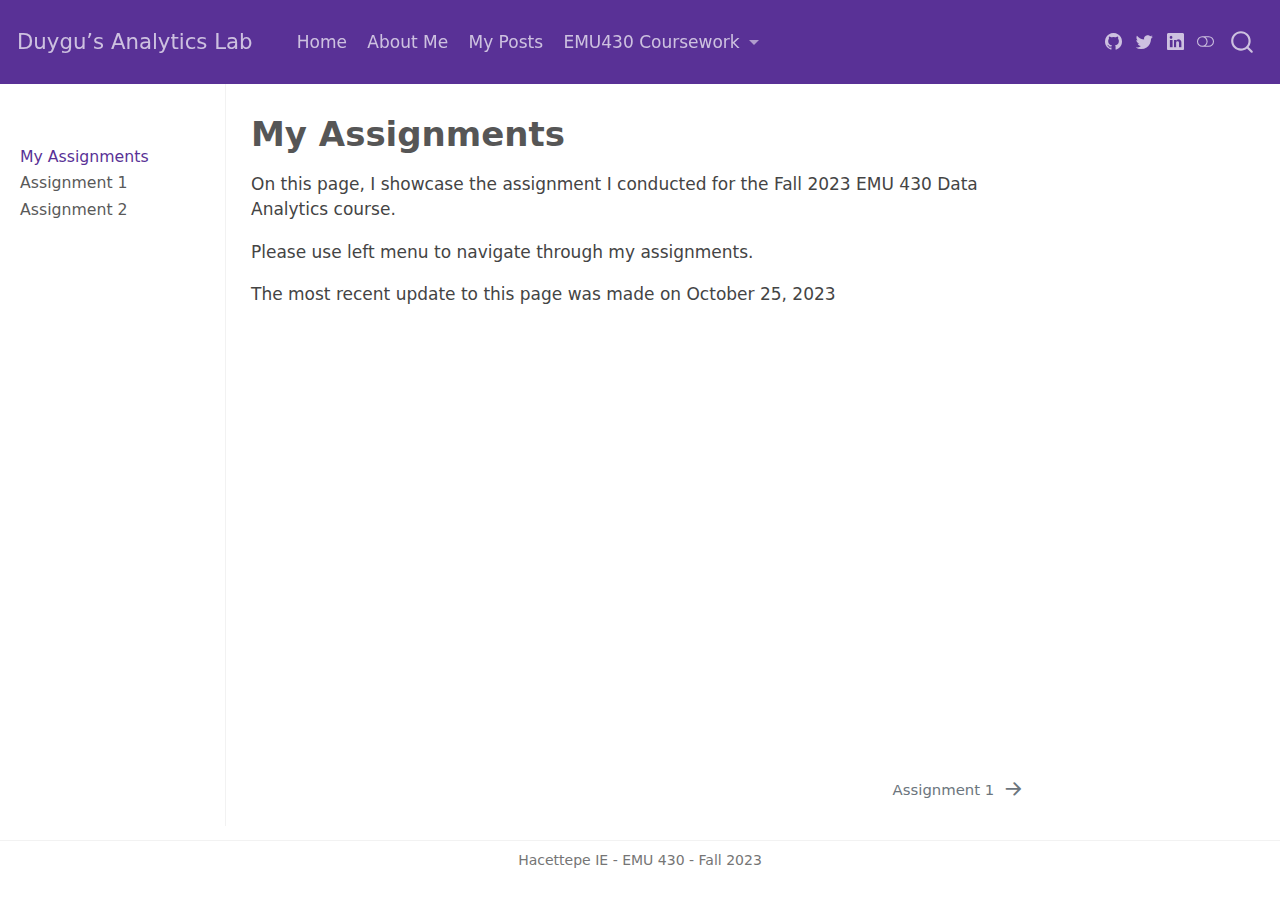
<file: docs/assignments.html>
<!DOCTYPE html>
<html xmlns="http://www.w3.org/1999/xhtml" lang="en" xml:lang="en"><head>

<meta charset="utf-8">
<meta name="generator" content="quarto-1.3.433">

<meta name="viewport" content="width=device-width, initial-scale=1.0, user-scalable=yes">


<title>Duygu’s Analytics Lab - My Assignments</title>
<style>
code{white-space: pre-wrap;}
span.smallcaps{font-variant: small-caps;}
div.columns{display: flex; gap: min(4vw, 1.5em);}
div.column{flex: auto; overflow-x: auto;}
div.hanging-indent{margin-left: 1.5em; text-indent: -1.5em;}
ul.task-list{list-style: none;}
ul.task-list li input[type="checkbox"] {
  width: 0.8em;
  margin: 0 0.8em 0.2em -1em; /* quarto-specific, see https://github.com/quarto-dev/quarto-cli/issues/4556 */ 
  vertical-align: middle;
}
</style>


<script src="site_libs/quarto-nav/quarto-nav.js"></script>
<script src="site_libs/quarto-nav/headroom.min.js"></script>
<script src="site_libs/clipboard/clipboard.min.js"></script>
<script src="site_libs/quarto-search/autocomplete.umd.js"></script>
<script src="site_libs/quarto-search/fuse.min.js"></script>
<script src="site_libs/quarto-search/quarto-search.js"></script>
<meta name="quarto:offset" content="./">
<link href="./assignments/assignment-1.html" rel="next">
<script src="site_libs/quarto-html/quarto.js"></script>
<script src="site_libs/quarto-html/popper.min.js"></script>
<script src="site_libs/quarto-html/tippy.umd.min.js"></script>
<script src="site_libs/quarto-html/anchor.min.js"></script>
<link href="site_libs/quarto-html/tippy.css" rel="stylesheet">
<link href="site_libs/quarto-html/quarto-syntax-highlighting.css" rel="stylesheet" class="quarto-color-scheme" id="quarto-text-highlighting-styles">
<link href="site_libs/quarto-html/quarto-syntax-highlighting-dark.css" rel="prefetch" class="quarto-color-scheme quarto-color-alternate" id="quarto-text-highlighting-styles">
<script src="site_libs/bootstrap/bootstrap.min.js"></script>
<link href="site_libs/bootstrap/bootstrap-icons.css" rel="stylesheet">
<link href="site_libs/bootstrap/bootstrap.min.css" rel="stylesheet" class="quarto-color-scheme" id="quarto-bootstrap" data-mode="light">
<link href="site_libs/bootstrap/bootstrap-dark.min.css" rel="prefetch" class="quarto-color-scheme quarto-color-alternate" id="quarto-bootstrap" data-mode="dark">
<script id="quarto-search-options" type="application/json">{
  "location": "navbar",
  "copy-button": false,
  "collapse-after": 3,
  "panel-placement": "end",
  "type": "overlay",
  "limit": 20,
  "language": {
    "search-no-results-text": "No results",
    "search-matching-documents-text": "matching documents",
    "search-copy-link-title": "Copy link to search",
    "search-hide-matches-text": "Hide additional matches",
    "search-more-match-text": "more match in this document",
    "search-more-matches-text": "more matches in this document",
    "search-clear-button-title": "Clear",
    "search-detached-cancel-button-title": "Cancel",
    "search-submit-button-title": "Submit",
    "search-label": "Search"
  }
}</script>


<link rel="stylesheet" href="styles.css">
</head>

<body class="nav-sidebar docked nav-fixed">

<div id="quarto-search-results"></div>
  <header id="quarto-header" class="headroom fixed-top">
    <nav class="navbar navbar-expand-lg navbar-dark ">
      <div class="navbar-container container-fluid">
      <div class="navbar-brand-container">
    <a class="navbar-brand" href="./index.html">
    <span class="navbar-title">Duygu’s Analytics Lab</span>
    </a>
  </div>
            <div id="quarto-search" class="" title="Search"></div>
          <button class="navbar-toggler" type="button" data-bs-toggle="collapse" data-bs-target="#navbarCollapse" aria-controls="navbarCollapse" aria-expanded="false" aria-label="Toggle navigation" onclick="if (window.quartoToggleHeadroom) { window.quartoToggleHeadroom(); }">
  <span class="navbar-toggler-icon"></span>
</button>
          <div class="collapse navbar-collapse" id="navbarCollapse">
            <ul class="navbar-nav navbar-nav-scroll me-auto">
  <li class="nav-item">
    <a class="nav-link" href="./index.html" rel="" target="">
 <span class="menu-text">Home</span></a>
  </li>  
  <li class="nav-item">
    <a class="nav-link" href="./about.html" rel="" target="">
 <span class="menu-text">About Me</span></a>
  </li>  
  <li class="nav-item">
    <a class="nav-link" href="./posts.html" rel="" target="">
 <span class="menu-text">My Posts</span></a>
  </li>  
  <li class="nav-item dropdown ">
    <a class="nav-link dropdown-toggle" href="#" id="nav-menu-emu430-coursework" role="button" data-bs-toggle="dropdown" aria-expanded="false" rel="" target="">
 <span class="menu-text">EMU430 Coursework</span>
    </a>
    <ul class="dropdown-menu" aria-labelledby="nav-menu-emu430-coursework">    
        <li>
    <a class="dropdown-item" href="./assignments.html" rel="" target="">
 <span class="dropdown-text">Assignments</span></a>
  </li>  
        <li>
    <a class="dropdown-item" href="./project.html" rel="" target="">
 <span class="dropdown-text">Project</span></a>
  </li>  
    </ul>
  </li>
</ul>
            <div class="quarto-navbar-tools ms-auto tools-wide">
    <a href="https://github.com/dygekn" rel="" title="" class="quarto-navigation-tool px-1" aria-label=""><i class="bi bi-github"></i></a>
    <a href="https://twitter.com" rel="" title="" class="quarto-navigation-tool px-1" aria-label=""><i class="bi bi-twitter"></i></a>
    <a href="https://linkedin.com/in/duygu-eken-818800192/" rel="" title="" class="quarto-navigation-tool px-1" aria-label=""><i class="bi bi-linkedin"></i></a>
  <a href="" class="quarto-color-scheme-toggle quarto-navigation-tool  px-1" onclick="window.quartoToggleColorScheme(); return false;" title="Toggle dark mode"><i class="bi"></i></a>
</div>
          </div> <!-- /navcollapse -->
      </div> <!-- /container-fluid -->
    </nav>
  <nav class="quarto-secondary-nav">
    <div class="container-fluid d-flex">
      <button type="button" class="quarto-btn-toggle btn" data-bs-toggle="collapse" data-bs-target="#quarto-sidebar,#quarto-sidebar-glass" aria-controls="quarto-sidebar" aria-expanded="false" aria-label="Toggle sidebar navigation" onclick="if (window.quartoToggleHeadroom) { window.quartoToggleHeadroom(); }">
        <i class="bi bi-layout-text-sidebar-reverse"></i>
      </button>
      <nav class="quarto-page-breadcrumbs" aria-label="breadcrumb"><ol class="breadcrumb"><li class="breadcrumb-item"><a href="./assignments.html">My Assignments</a></li></ol></nav>
      <a class="flex-grow-1" role="button" data-bs-toggle="collapse" data-bs-target="#quarto-sidebar,#quarto-sidebar-glass" aria-controls="quarto-sidebar" aria-expanded="false" aria-label="Toggle sidebar navigation" onclick="if (window.quartoToggleHeadroom) { window.quartoToggleHeadroom(); }">      
      </a>
      <button type="button" class="btn quarto-search-button" aria-label="" onclick="window.quartoOpenSearch();">
        <i class="bi bi-search"></i>
      </button>
    </div>
  </nav>
</header>
<!-- content -->
<div id="quarto-content" class="quarto-container page-columns page-rows-contents page-layout-article page-navbar">
<!-- sidebar -->
  <nav id="quarto-sidebar" class="sidebar collapse collapse-horizontal sidebar-navigation docked overflow-auto">
        <div class="mt-2 flex-shrink-0 align-items-center">
        <div class="sidebar-search">
        <div id="quarto-search" class="" title="Search"></div>
        </div>
        </div>
    <div class="sidebar-menu-container"> 
    <ul class="list-unstyled mt-1">
        <li class="sidebar-item">
  <div class="sidebar-item-container"> 
  <a href="./assignments.html" class="sidebar-item-text sidebar-link active">
 <span class="menu-text">My Assignments</span></a>
  </div>
</li>
        <li class="sidebar-item">
  <div class="sidebar-item-container"> 
  <a href="./assignments/assignment-1.html" class="sidebar-item-text sidebar-link">
 <span class="menu-text">Assignment 1</span></a>
  </div>
</li>
        <li class="sidebar-item">
  <div class="sidebar-item-container"> 
  <a href="./assignments/assignment-2.html" class="sidebar-item-text sidebar-link">
 <span class="menu-text">Assignment 2</span></a>
  </div>
</li>
    </ul>
    </div>
    
</nav>
<div id="quarto-sidebar-glass" data-bs-toggle="collapse" data-bs-target="#quarto-sidebar,#quarto-sidebar-glass"></div>
<!-- margin-sidebar -->
    <div id="quarto-margin-sidebar" class="sidebar margin-sidebar">
    </div>
<!-- main -->
<main class="content" id="quarto-document-content">

<header id="title-block-header" class="quarto-title-block default">
<div class="quarto-title">
<h1 class="title">My Assignments</h1>
</div>



<div class="quarto-title-meta">

    
  
    
  </div>
  

</header>

<p>On this page, I showcase the assignment I conducted for the Fall 2023 EMU 430 Data Analytics course.</p>
<p>Please use left menu to navigate through my assignments.</p>
<p>The most recent update to this page was made on October 25, 2023</p>



<a onclick="window.scrollTo(0, 0); return false;" role="button" id="quarto-back-to-top"><i class="bi bi-arrow-up"></i> Back to top</a></main> <!-- /main -->
<script id="quarto-html-after-body" type="application/javascript">
window.document.addEventListener("DOMContentLoaded", function (event) {
  const toggleBodyColorMode = (bsSheetEl) => {
    const mode = bsSheetEl.getAttribute("data-mode");
    const bodyEl = window.document.querySelector("body");
    if (mode === "dark") {
      bodyEl.classList.add("quarto-dark");
      bodyEl.classList.remove("quarto-light");
    } else {
      bodyEl.classList.add("quarto-light");
      bodyEl.classList.remove("quarto-dark");
    }
  }
  const toggleBodyColorPrimary = () => {
    const bsSheetEl = window.document.querySelector("link#quarto-bootstrap");
    if (bsSheetEl) {
      toggleBodyColorMode(bsSheetEl);
    }
  }
  toggleBodyColorPrimary();  
  const disableStylesheet = (stylesheets) => {
    for (let i=0; i < stylesheets.length; i++) {
      const stylesheet = stylesheets[i];
      stylesheet.rel = 'prefetch';
    }
  }
  const enableStylesheet = (stylesheets) => {
    for (let i=0; i < stylesheets.length; i++) {
      const stylesheet = stylesheets[i];
      stylesheet.rel = 'stylesheet';
    }
  }
  const manageTransitions = (selector, allowTransitions) => {
    const els = window.document.querySelectorAll(selector);
    for (let i=0; i < els.length; i++) {
      const el = els[i];
      if (allowTransitions) {
        el.classList.remove('notransition');
      } else {
        el.classList.add('notransition');
      }
    }
  }
  const toggleColorMode = (alternate) => {
    // Switch the stylesheets
    const alternateStylesheets = window.document.querySelectorAll('link.quarto-color-scheme.quarto-color-alternate');
    manageTransitions('#quarto-margin-sidebar .nav-link', false);
    if (alternate) {
      enableStylesheet(alternateStylesheets);
      for (const sheetNode of alternateStylesheets) {
        if (sheetNode.id === "quarto-bootstrap") {
          toggleBodyColorMode(sheetNode);
        }
      }
    } else {
      disableStylesheet(alternateStylesheets);
      toggleBodyColorPrimary();
    }
    manageTransitions('#quarto-margin-sidebar .nav-link', true);
    // Switch the toggles
    const toggles = window.document.querySelectorAll('.quarto-color-scheme-toggle');
    for (let i=0; i < toggles.length; i++) {
      const toggle = toggles[i];
      if (toggle) {
        if (alternate) {
          toggle.classList.add("alternate");     
        } else {
          toggle.classList.remove("alternate");
        }
      }
    }
    // Hack to workaround the fact that safari doesn't
    // properly recolor the scrollbar when toggling (#1455)
    if (navigator.userAgent.indexOf('Safari') > 0 && navigator.userAgent.indexOf('Chrome') == -1) {
      manageTransitions("body", false);
      window.scrollTo(0, 1);
      setTimeout(() => {
        window.scrollTo(0, 0);
        manageTransitions("body", true);
      }, 40);  
    }
  }
  const isFileUrl = () => { 
    return window.location.protocol === 'file:';
  }
  const hasAlternateSentinel = () => {  
    let styleSentinel = getColorSchemeSentinel();
    if (styleSentinel !== null) {
      return styleSentinel === "alternate";
    } else {
      return false;
    }
  }
  const setStyleSentinel = (alternate) => {
    const value = alternate ? "alternate" : "default";
    if (!isFileUrl()) {
      window.localStorage.setItem("quarto-color-scheme", value);
    } else {
      localAlternateSentinel = value;
    }
  }
  const getColorSchemeSentinel = () => {
    if (!isFileUrl()) {
      const storageValue = window.localStorage.getItem("quarto-color-scheme");
      return storageValue != null ? storageValue : localAlternateSentinel;
    } else {
      return localAlternateSentinel;
    }
  }
  let localAlternateSentinel = 'default';
  // Dark / light mode switch
  window.quartoToggleColorScheme = () => {
    // Read the current dark / light value 
    let toAlternate = !hasAlternateSentinel();
    toggleColorMode(toAlternate);
    setStyleSentinel(toAlternate);
  };
  // Ensure there is a toggle, if there isn't float one in the top right
  if (window.document.querySelector('.quarto-color-scheme-toggle') === null) {
    const a = window.document.createElement('a');
    a.classList.add('top-right');
    a.classList.add('quarto-color-scheme-toggle');
    a.href = "";
    a.onclick = function() { try { window.quartoToggleColorScheme(); } catch {} return false; };
    const i = window.document.createElement("i");
    i.classList.add('bi');
    a.appendChild(i);
    window.document.body.appendChild(a);
  }
  // Switch to dark mode if need be
  if (hasAlternateSentinel()) {
    toggleColorMode(true);
  } else {
    toggleColorMode(false);
  }
  const icon = "";
  const anchorJS = new window.AnchorJS();
  anchorJS.options = {
    placement: 'right',
    icon: icon
  };
  anchorJS.add('.anchored');
  const isCodeAnnotation = (el) => {
    for (const clz of el.classList) {
      if (clz.startsWith('code-annotation-')) {                     
        return true;
      }
    }
    return false;
  }
  const clipboard = new window.ClipboardJS('.code-copy-button', {
    text: function(trigger) {
      const codeEl = trigger.previousElementSibling.cloneNode(true);
      for (const childEl of codeEl.children) {
        if (isCodeAnnotation(childEl)) {
          childEl.remove();
        }
      }
      return codeEl.innerText;
    }
  });
  clipboard.on('success', function(e) {
    // button target
    const button = e.trigger;
    // don't keep focus
    button.blur();
    // flash "checked"
    button.classList.add('code-copy-button-checked');
    var currentTitle = button.getAttribute("title");
    button.setAttribute("title", "Copied!");
    let tooltip;
    if (window.bootstrap) {
      button.setAttribute("data-bs-toggle", "tooltip");
      button.setAttribute("data-bs-placement", "left");
      button.setAttribute("data-bs-title", "Copied!");
      tooltip = new bootstrap.Tooltip(button, 
        { trigger: "manual", 
          customClass: "code-copy-button-tooltip",
          offset: [0, -8]});
      tooltip.show();    
    }
    setTimeout(function() {
      if (tooltip) {
        tooltip.hide();
        button.removeAttribute("data-bs-title");
        button.removeAttribute("data-bs-toggle");
        button.removeAttribute("data-bs-placement");
      }
      button.setAttribute("title", currentTitle);
      button.classList.remove('code-copy-button-checked');
    }, 1000);
    // clear code selection
    e.clearSelection();
  });
  function tippyHover(el, contentFn) {
    const config = {
      allowHTML: true,
      content: contentFn,
      maxWidth: 500,
      delay: 100,
      arrow: false,
      appendTo: function(el) {
          return el.parentElement;
      },
      interactive: true,
      interactiveBorder: 10,
      theme: 'quarto',
      placement: 'bottom-start'
    };
    window.tippy(el, config); 
  }
  const noterefs = window.document.querySelectorAll('a[role="doc-noteref"]');
  for (var i=0; i<noterefs.length; i++) {
    const ref = noterefs[i];
    tippyHover(ref, function() {
      // use id or data attribute instead here
      let href = ref.getAttribute('data-footnote-href') || ref.getAttribute('href');
      try { href = new URL(href).hash; } catch {}
      const id = href.replace(/^#\/?/, "");
      const note = window.document.getElementById(id);
      return note.innerHTML;
    });
  }
      let selectedAnnoteEl;
      const selectorForAnnotation = ( cell, annotation) => {
        let cellAttr = 'data-code-cell="' + cell + '"';
        let lineAttr = 'data-code-annotation="' +  annotation + '"';
        const selector = 'span[' + cellAttr + '][' + lineAttr + ']';
        return selector;
      }
      const selectCodeLines = (annoteEl) => {
        const doc = window.document;
        const targetCell = annoteEl.getAttribute("data-target-cell");
        const targetAnnotation = annoteEl.getAttribute("data-target-annotation");
        const annoteSpan = window.document.querySelector(selectorForAnnotation(targetCell, targetAnnotation));
        const lines = annoteSpan.getAttribute("data-code-lines").split(",");
        const lineIds = lines.map((line) => {
          return targetCell + "-" + line;
        })
        let top = null;
        let height = null;
        let parent = null;
        if (lineIds.length > 0) {
            //compute the position of the single el (top and bottom and make a div)
            const el = window.document.getElementById(lineIds[0]);
            top = el.offsetTop;
            height = el.offsetHeight;
            parent = el.parentElement.parentElement;
          if (lineIds.length > 1) {
            const lastEl = window.document.getElementById(lineIds[lineIds.length - 1]);
            const bottom = lastEl.offsetTop + lastEl.offsetHeight;
            height = bottom - top;
          }
          if (top !== null && height !== null && parent !== null) {
            // cook up a div (if necessary) and position it 
            let div = window.document.getElementById("code-annotation-line-highlight");
            if (div === null) {
              div = window.document.createElement("div");
              div.setAttribute("id", "code-annotation-line-highlight");
              div.style.position = 'absolute';
              parent.appendChild(div);
            }
            div.style.top = top - 2 + "px";
            div.style.height = height + 4 + "px";
            let gutterDiv = window.document.getElementById("code-annotation-line-highlight-gutter");
            if (gutterDiv === null) {
              gutterDiv = window.document.createElement("div");
              gutterDiv.setAttribute("id", "code-annotation-line-highlight-gutter");
              gutterDiv.style.position = 'absolute';
              const codeCell = window.document.getElementById(targetCell);
              const gutter = codeCell.querySelector('.code-annotation-gutter');
              gutter.appendChild(gutterDiv);
            }
            gutterDiv.style.top = top - 2 + "px";
            gutterDiv.style.height = height + 4 + "px";
          }
          selectedAnnoteEl = annoteEl;
        }
      };
      const unselectCodeLines = () => {
        const elementsIds = ["code-annotation-line-highlight", "code-annotation-line-highlight-gutter"];
        elementsIds.forEach((elId) => {
          const div = window.document.getElementById(elId);
          if (div) {
            div.remove();
          }
        });
        selectedAnnoteEl = undefined;
      };
      // Attach click handler to the DT
      const annoteDls = window.document.querySelectorAll('dt[data-target-cell]');
      for (const annoteDlNode of annoteDls) {
        annoteDlNode.addEventListener('click', (event) => {
          const clickedEl = event.target;
          if (clickedEl !== selectedAnnoteEl) {
            unselectCodeLines();
            const activeEl = window.document.querySelector('dt[data-target-cell].code-annotation-active');
            if (activeEl) {
              activeEl.classList.remove('code-annotation-active');
            }
            selectCodeLines(clickedEl);
            clickedEl.classList.add('code-annotation-active');
          } else {
            // Unselect the line
            unselectCodeLines();
            clickedEl.classList.remove('code-annotation-active');
          }
        });
      }
  const findCites = (el) => {
    const parentEl = el.parentElement;
    if (parentEl) {
      const cites = parentEl.dataset.cites;
      if (cites) {
        return {
          el,
          cites: cites.split(' ')
        };
      } else {
        return findCites(el.parentElement)
      }
    } else {
      return undefined;
    }
  };
  var bibliorefs = window.document.querySelectorAll('a[role="doc-biblioref"]');
  for (var i=0; i<bibliorefs.length; i++) {
    const ref = bibliorefs[i];
    const citeInfo = findCites(ref);
    if (citeInfo) {
      tippyHover(citeInfo.el, function() {
        var popup = window.document.createElement('div');
        citeInfo.cites.forEach(function(cite) {
          var citeDiv = window.document.createElement('div');
          citeDiv.classList.add('hanging-indent');
          citeDiv.classList.add('csl-entry');
          var biblioDiv = window.document.getElementById('ref-' + cite);
          if (biblioDiv) {
            citeDiv.innerHTML = biblioDiv.innerHTML;
          }
          popup.appendChild(citeDiv);
        });
        return popup.innerHTML;
      });
    }
  }
});
</script>
<nav class="page-navigation">
  <div class="nav-page nav-page-previous">
  </div>
  <div class="nav-page nav-page-next">
      <a href="./assignments/assignment-1.html" class="pagination-link">
        <span class="nav-page-text">Assignment 1</span> <i class="bi bi-arrow-right-short"></i>
      </a>
  </div>
</nav>
</div> <!-- /content -->
<footer class="footer">
  <div class="nav-footer">
    <div class="nav-footer-left">
      &nbsp;
    </div>   
    <div class="nav-footer-center">Hacettepe IE - EMU 430 - Fall 2023</div>
    <div class="nav-footer-right">
      &nbsp;
    </div>
  </div>
</footer>



</body></html>
</file>
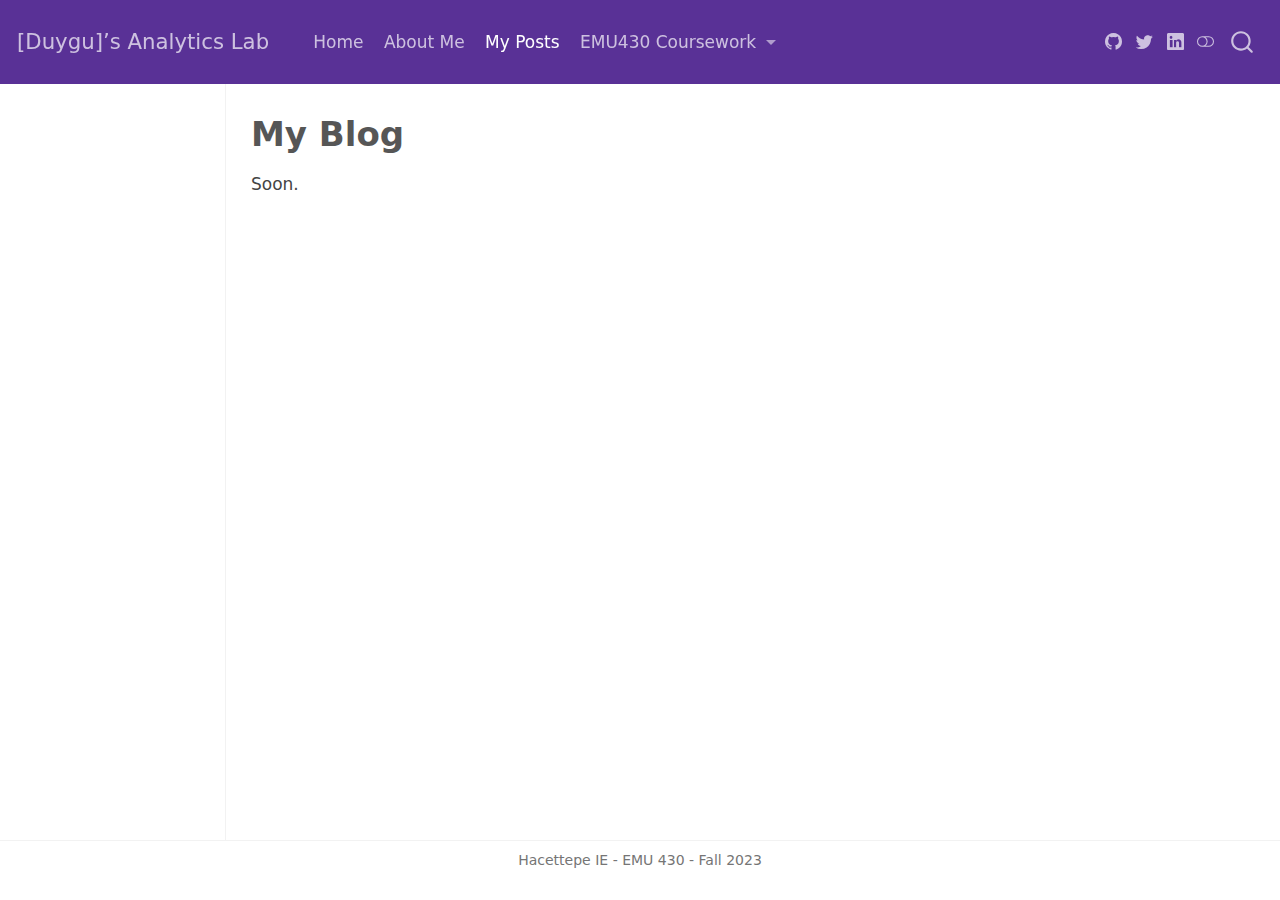
<file: docs/posts.html>
<!DOCTYPE html>
<html xmlns="http://www.w3.org/1999/xhtml" lang="en" xml:lang="en"><head>

<meta charset="utf-8">
<meta name="generator" content="quarto-1.3.433">

<meta name="viewport" content="width=device-width, initial-scale=1.0, user-scalable=yes">


<title>[Duygu]’s Analytics Lab - My Blog</title>
<style>
code{white-space: pre-wrap;}
span.smallcaps{font-variant: small-caps;}
div.columns{display: flex; gap: min(4vw, 1.5em);}
div.column{flex: auto; overflow-x: auto;}
div.hanging-indent{margin-left: 1.5em; text-indent: -1.5em;}
ul.task-list{list-style: none;}
ul.task-list li input[type="checkbox"] {
  width: 0.8em;
  margin: 0 0.8em 0.2em -1em; /* quarto-specific, see https://github.com/quarto-dev/quarto-cli/issues/4556 */ 
  vertical-align: middle;
}
</style>


<script src="site_libs/quarto-nav/quarto-nav.js"></script>
<script src="site_libs/quarto-nav/headroom.min.js"></script>
<script src="site_libs/clipboard/clipboard.min.js"></script>
<script src="site_libs/quarto-search/autocomplete.umd.js"></script>
<script src="site_libs/quarto-search/fuse.min.js"></script>
<script src="site_libs/quarto-search/quarto-search.js"></script>
<meta name="quarto:offset" content="./">
<script src="site_libs/quarto-html/quarto.js"></script>
<script src="site_libs/quarto-html/popper.min.js"></script>
<script src="site_libs/quarto-html/tippy.umd.min.js"></script>
<script src="site_libs/quarto-html/anchor.min.js"></script>
<link href="site_libs/quarto-html/tippy.css" rel="stylesheet">
<link href="site_libs/quarto-html/quarto-syntax-highlighting.css" rel="stylesheet" class="quarto-color-scheme" id="quarto-text-highlighting-styles">
<link href="site_libs/quarto-html/quarto-syntax-highlighting-dark.css" rel="prefetch" class="quarto-color-scheme quarto-color-alternate" id="quarto-text-highlighting-styles">
<script src="site_libs/bootstrap/bootstrap.min.js"></script>
<link href="site_libs/bootstrap/bootstrap-icons.css" rel="stylesheet">
<link href="site_libs/bootstrap/bootstrap.min.css" rel="stylesheet" class="quarto-color-scheme" id="quarto-bootstrap" data-mode="light">
<link href="site_libs/bootstrap/bootstrap-dark.min.css" rel="prefetch" class="quarto-color-scheme quarto-color-alternate" id="quarto-bootstrap" data-mode="dark">
<script id="quarto-search-options" type="application/json">{
  "location": "navbar",
  "copy-button": false,
  "collapse-after": 3,
  "panel-placement": "end",
  "type": "overlay",
  "limit": 20,
  "language": {
    "search-no-results-text": "No results",
    "search-matching-documents-text": "matching documents",
    "search-copy-link-title": "Copy link to search",
    "search-hide-matches-text": "Hide additional matches",
    "search-more-match-text": "more match in this document",
    "search-more-matches-text": "more matches in this document",
    "search-clear-button-title": "Clear",
    "search-detached-cancel-button-title": "Cancel",
    "search-submit-button-title": "Submit",
    "search-label": "Search"
  }
}</script>


<link rel="stylesheet" href="styles.css">
</head>

<body class="docked nav-fixed">

<div id="quarto-search-results"></div>
  <header id="quarto-header" class="headroom fixed-top">
    <nav class="navbar navbar-expand-lg navbar-dark ">
      <div class="navbar-container container-fluid">
      <div class="navbar-brand-container">
    <a class="navbar-brand" href="./index.html">
    <span class="navbar-title">[Duygu]’s Analytics Lab</span>
    </a>
  </div>
            <div id="quarto-search" class="" title="Search"></div>
          <button class="navbar-toggler" type="button" data-bs-toggle="collapse" data-bs-target="#navbarCollapse" aria-controls="navbarCollapse" aria-expanded="false" aria-label="Toggle navigation" onclick="if (window.quartoToggleHeadroom) { window.quartoToggleHeadroom(); }">
  <span class="navbar-toggler-icon"></span>
</button>
          <div class="collapse navbar-collapse" id="navbarCollapse">
            <ul class="navbar-nav navbar-nav-scroll me-auto">
  <li class="nav-item">
    <a class="nav-link" href="./index.html" rel="" target="">
 <span class="menu-text">Home</span></a>
  </li>  
  <li class="nav-item">
    <a class="nav-link" href="./about.html" rel="" target="">
 <span class="menu-text">About Me</span></a>
  </li>  
  <li class="nav-item">
    <a class="nav-link active" href="./posts.html" rel="" target="" aria-current="page">
 <span class="menu-text">My Posts</span></a>
  </li>  
  <li class="nav-item dropdown ">
    <a class="nav-link dropdown-toggle" href="#" id="nav-menu-emu430-coursework" role="button" data-bs-toggle="dropdown" aria-expanded="false" rel="" target="">
 <span class="menu-text">EMU430 Coursework</span>
    </a>
    <ul class="dropdown-menu" aria-labelledby="nav-menu-emu430-coursework">    
        <li>
    <a class="dropdown-item" href="./assignments.html" rel="" target="">
 <span class="dropdown-text">Assignments</span></a>
  </li>  
        <li>
    <a class="dropdown-item" href="./project.html" rel="" target="">
 <span class="dropdown-text">Project</span></a>
  </li>  
    </ul>
  </li>
</ul>
            <div class="quarto-navbar-tools ms-auto tools-wide">
    <a href="https://github.com/dygekn" rel="" title="" class="quarto-navigation-tool px-1" aria-label=""><i class="bi bi-github"></i></a>
    <a href="https://twitter.com" rel="" title="" class="quarto-navigation-tool px-1" aria-label=""><i class="bi bi-twitter"></i></a>
    <a href="https://linkedin.com/in/duygu-eken-818800192/" rel="" title="" class="quarto-navigation-tool px-1" aria-label=""><i class="bi bi-linkedin"></i></a>
  <a href="" class="quarto-color-scheme-toggle quarto-navigation-tool  px-1" onclick="window.quartoToggleColorScheme(); return false;" title="Toggle dark mode"><i class="bi"></i></a>
</div>
          </div> <!-- /navcollapse -->
      </div> <!-- /container-fluid -->
    </nav>
</header>
<!-- content -->
<div id="quarto-content" class="quarto-container page-columns page-rows-contents page-layout-article page-navbar">
<!-- sidebar -->
  <nav id="quarto-sidebar" class="sidebar collapse collapse-horizontal sidebar-navigation docked overflow-auto">
    
</nav>
<div id="quarto-sidebar-glass" data-bs-toggle="collapse" data-bs-target="#quarto-sidebar,#quarto-sidebar-glass"></div>
<!-- margin-sidebar -->
    <div id="quarto-margin-sidebar" class="sidebar margin-sidebar">
    </div>
<!-- main -->
<main class="content" id="quarto-document-content">

<header id="title-block-header" class="quarto-title-block default">
<div class="quarto-title">
<h1 class="title">My Blog</h1>
</div>



<div class="quarto-title-meta">

    
  
    
  </div>
  

</header>

<p>Soon.</p>



<a onclick="window.scrollTo(0, 0); return false;" role="button" id="quarto-back-to-top"><i class="bi bi-arrow-up"></i> Back to top</a></main> <!-- /main -->
<script id="quarto-html-after-body" type="application/javascript">
window.document.addEventListener("DOMContentLoaded", function (event) {
  const toggleBodyColorMode = (bsSheetEl) => {
    const mode = bsSheetEl.getAttribute("data-mode");
    const bodyEl = window.document.querySelector("body");
    if (mode === "dark") {
      bodyEl.classList.add("quarto-dark");
      bodyEl.classList.remove("quarto-light");
    } else {
      bodyEl.classList.add("quarto-light");
      bodyEl.classList.remove("quarto-dark");
    }
  }
  const toggleBodyColorPrimary = () => {
    const bsSheetEl = window.document.querySelector("link#quarto-bootstrap");
    if (bsSheetEl) {
      toggleBodyColorMode(bsSheetEl);
    }
  }
  toggleBodyColorPrimary();  
  const disableStylesheet = (stylesheets) => {
    for (let i=0; i < stylesheets.length; i++) {
      const stylesheet = stylesheets[i];
      stylesheet.rel = 'prefetch';
    }
  }
  const enableStylesheet = (stylesheets) => {
    for (let i=0; i < stylesheets.length; i++) {
      const stylesheet = stylesheets[i];
      stylesheet.rel = 'stylesheet';
    }
  }
  const manageTransitions = (selector, allowTransitions) => {
    const els = window.document.querySelectorAll(selector);
    for (let i=0; i < els.length; i++) {
      const el = els[i];
      if (allowTransitions) {
        el.classList.remove('notransition');
      } else {
        el.classList.add('notransition');
      }
    }
  }
  const toggleColorMode = (alternate) => {
    // Switch the stylesheets
    const alternateStylesheets = window.document.querySelectorAll('link.quarto-color-scheme.quarto-color-alternate');
    manageTransitions('#quarto-margin-sidebar .nav-link', false);
    if (alternate) {
      enableStylesheet(alternateStylesheets);
      for (const sheetNode of alternateStylesheets) {
        if (sheetNode.id === "quarto-bootstrap") {
          toggleBodyColorMode(sheetNode);
        }
      }
    } else {
      disableStylesheet(alternateStylesheets);
      toggleBodyColorPrimary();
    }
    manageTransitions('#quarto-margin-sidebar .nav-link', true);
    // Switch the toggles
    const toggles = window.document.querySelectorAll('.quarto-color-scheme-toggle');
    for (let i=0; i < toggles.length; i++) {
      const toggle = toggles[i];
      if (toggle) {
        if (alternate) {
          toggle.classList.add("alternate");     
        } else {
          toggle.classList.remove("alternate");
        }
      }
    }
    // Hack to workaround the fact that safari doesn't
    // properly recolor the scrollbar when toggling (#1455)
    if (navigator.userAgent.indexOf('Safari') > 0 && navigator.userAgent.indexOf('Chrome') == -1) {
      manageTransitions("body", false);
      window.scrollTo(0, 1);
      setTimeout(() => {
        window.scrollTo(0, 0);
        manageTransitions("body", true);
      }, 40);  
    }
  }
  const isFileUrl = () => { 
    return window.location.protocol === 'file:';
  }
  const hasAlternateSentinel = () => {  
    let styleSentinel = getColorSchemeSentinel();
    if (styleSentinel !== null) {
      return styleSentinel === "alternate";
    } else {
      return false;
    }
  }
  const setStyleSentinel = (alternate) => {
    const value = alternate ? "alternate" : "default";
    if (!isFileUrl()) {
      window.localStorage.setItem("quarto-color-scheme", value);
    } else {
      localAlternateSentinel = value;
    }
  }
  const getColorSchemeSentinel = () => {
    if (!isFileUrl()) {
      const storageValue = window.localStorage.getItem("quarto-color-scheme");
      return storageValue != null ? storageValue : localAlternateSentinel;
    } else {
      return localAlternateSentinel;
    }
  }
  let localAlternateSentinel = 'default';
  // Dark / light mode switch
  window.quartoToggleColorScheme = () => {
    // Read the current dark / light value 
    let toAlternate = !hasAlternateSentinel();
    toggleColorMode(toAlternate);
    setStyleSentinel(toAlternate);
  };
  // Ensure there is a toggle, if there isn't float one in the top right
  if (window.document.querySelector('.quarto-color-scheme-toggle') === null) {
    const a = window.document.createElement('a');
    a.classList.add('top-right');
    a.classList.add('quarto-color-scheme-toggle');
    a.href = "";
    a.onclick = function() { try { window.quartoToggleColorScheme(); } catch {} return false; };
    const i = window.document.createElement("i");
    i.classList.add('bi');
    a.appendChild(i);
    window.document.body.appendChild(a);
  }
  // Switch to dark mode if need be
  if (hasAlternateSentinel()) {
    toggleColorMode(true);
  } else {
    toggleColorMode(false);
  }
  const icon = "";
  const anchorJS = new window.AnchorJS();
  anchorJS.options = {
    placement: 'right',
    icon: icon
  };
  anchorJS.add('.anchored');
  const isCodeAnnotation = (el) => {
    for (const clz of el.classList) {
      if (clz.startsWith('code-annotation-')) {                     
        return true;
      }
    }
    return false;
  }
  const clipboard = new window.ClipboardJS('.code-copy-button', {
    text: function(trigger) {
      const codeEl = trigger.previousElementSibling.cloneNode(true);
      for (const childEl of codeEl.children) {
        if (isCodeAnnotation(childEl)) {
          childEl.remove();
        }
      }
      return codeEl.innerText;
    }
  });
  clipboard.on('success', function(e) {
    // button target
    const button = e.trigger;
    // don't keep focus
    button.blur();
    // flash "checked"
    button.classList.add('code-copy-button-checked');
    var currentTitle = button.getAttribute("title");
    button.setAttribute("title", "Copied!");
    let tooltip;
    if (window.bootstrap) {
      button.setAttribute("data-bs-toggle", "tooltip");
      button.setAttribute("data-bs-placement", "left");
      button.setAttribute("data-bs-title", "Copied!");
      tooltip = new bootstrap.Tooltip(button, 
        { trigger: "manual", 
          customClass: "code-copy-button-tooltip",
          offset: [0, -8]});
      tooltip.show();    
    }
    setTimeout(function() {
      if (tooltip) {
        tooltip.hide();
        button.removeAttribute("data-bs-title");
        button.removeAttribute("data-bs-toggle");
        button.removeAttribute("data-bs-placement");
      }
      button.setAttribute("title", currentTitle);
      button.classList.remove('code-copy-button-checked');
    }, 1000);
    // clear code selection
    e.clearSelection();
  });
  function tippyHover(el, contentFn) {
    const config = {
      allowHTML: true,
      content: contentFn,
      maxWidth: 500,
      delay: 100,
      arrow: false,
      appendTo: function(el) {
          return el.parentElement;
      },
      interactive: true,
      interactiveBorder: 10,
      theme: 'quarto',
      placement: 'bottom-start'
    };
    window.tippy(el, config); 
  }
  const noterefs = window.document.querySelectorAll('a[role="doc-noteref"]');
  for (var i=0; i<noterefs.length; i++) {
    const ref = noterefs[i];
    tippyHover(ref, function() {
      // use id or data attribute instead here
      let href = ref.getAttribute('data-footnote-href') || ref.getAttribute('href');
      try { href = new URL(href).hash; } catch {}
      const id = href.replace(/^#\/?/, "");
      const note = window.document.getElementById(id);
      return note.innerHTML;
    });
  }
      let selectedAnnoteEl;
      const selectorForAnnotation = ( cell, annotation) => {
        let cellAttr = 'data-code-cell="' + cell + '"';
        let lineAttr = 'data-code-annotation="' +  annotation + '"';
        const selector = 'span[' + cellAttr + '][' + lineAttr + ']';
        return selector;
      }
      const selectCodeLines = (annoteEl) => {
        const doc = window.document;
        const targetCell = annoteEl.getAttribute("data-target-cell");
        const targetAnnotation = annoteEl.getAttribute("data-target-annotation");
        const annoteSpan = window.document.querySelector(selectorForAnnotation(targetCell, targetAnnotation));
        const lines = annoteSpan.getAttribute("data-code-lines").split(",");
        const lineIds = lines.map((line) => {
          return targetCell + "-" + line;
        })
        let top = null;
        let height = null;
        let parent = null;
        if (lineIds.length > 0) {
            //compute the position of the single el (top and bottom and make a div)
            const el = window.document.getElementById(lineIds[0]);
            top = el.offsetTop;
            height = el.offsetHeight;
            parent = el.parentElement.parentElement;
          if (lineIds.length > 1) {
            const lastEl = window.document.getElementById(lineIds[lineIds.length - 1]);
            const bottom = lastEl.offsetTop + lastEl.offsetHeight;
            height = bottom - top;
          }
          if (top !== null && height !== null && parent !== null) {
            // cook up a div (if necessary) and position it 
            let div = window.document.getElementById("code-annotation-line-highlight");
            if (div === null) {
              div = window.document.createElement("div");
              div.setAttribute("id", "code-annotation-line-highlight");
              div.style.position = 'absolute';
              parent.appendChild(div);
            }
            div.style.top = top - 2 + "px";
            div.style.height = height + 4 + "px";
            let gutterDiv = window.document.getElementById("code-annotation-line-highlight-gutter");
            if (gutterDiv === null) {
              gutterDiv = window.document.createElement("div");
              gutterDiv.setAttribute("id", "code-annotation-line-highlight-gutter");
              gutterDiv.style.position = 'absolute';
              const codeCell = window.document.getElementById(targetCell);
              const gutter = codeCell.querySelector('.code-annotation-gutter');
              gutter.appendChild(gutterDiv);
            }
            gutterDiv.style.top = top - 2 + "px";
            gutterDiv.style.height = height + 4 + "px";
          }
          selectedAnnoteEl = annoteEl;
        }
      };
      const unselectCodeLines = () => {
        const elementsIds = ["code-annotation-line-highlight", "code-annotation-line-highlight-gutter"];
        elementsIds.forEach((elId) => {
          const div = window.document.getElementById(elId);
          if (div) {
            div.remove();
          }
        });
        selectedAnnoteEl = undefined;
      };
      // Attach click handler to the DT
      const annoteDls = window.document.querySelectorAll('dt[data-target-cell]');
      for (const annoteDlNode of annoteDls) {
        annoteDlNode.addEventListener('click', (event) => {
          const clickedEl = event.target;
          if (clickedEl !== selectedAnnoteEl) {
            unselectCodeLines();
            const activeEl = window.document.querySelector('dt[data-target-cell].code-annotation-active');
            if (activeEl) {
              activeEl.classList.remove('code-annotation-active');
            }
            selectCodeLines(clickedEl);
            clickedEl.classList.add('code-annotation-active');
          } else {
            // Unselect the line
            unselectCodeLines();
            clickedEl.classList.remove('code-annotation-active');
          }
        });
      }
  const findCites = (el) => {
    const parentEl = el.parentElement;
    if (parentEl) {
      const cites = parentEl.dataset.cites;
      if (cites) {
        return {
          el,
          cites: cites.split(' ')
        };
      } else {
        return findCites(el.parentElement)
      }
    } else {
      return undefined;
    }
  };
  var bibliorefs = window.document.querySelectorAll('a[role="doc-biblioref"]');
  for (var i=0; i<bibliorefs.length; i++) {
    const ref = bibliorefs[i];
    const citeInfo = findCites(ref);
    if (citeInfo) {
      tippyHover(citeInfo.el, function() {
        var popup = window.document.createElement('div');
        citeInfo.cites.forEach(function(cite) {
          var citeDiv = window.document.createElement('div');
          citeDiv.classList.add('hanging-indent');
          citeDiv.classList.add('csl-entry');
          var biblioDiv = window.document.getElementById('ref-' + cite);
          if (biblioDiv) {
            citeDiv.innerHTML = biblioDiv.innerHTML;
          }
          popup.appendChild(citeDiv);
        });
        return popup.innerHTML;
      });
    }
  }
});
</script>
</div> <!-- /content -->
<footer class="footer">
  <div class="nav-footer">
    <div class="nav-footer-left">
      &nbsp;
    </div>   
    <div class="nav-footer-center">Hacettepe IE - EMU 430 - Fall 2023</div>
    <div class="nav-footer-right">
      &nbsp;
    </div>
  </div>
</footer>



</body></html>
</file>
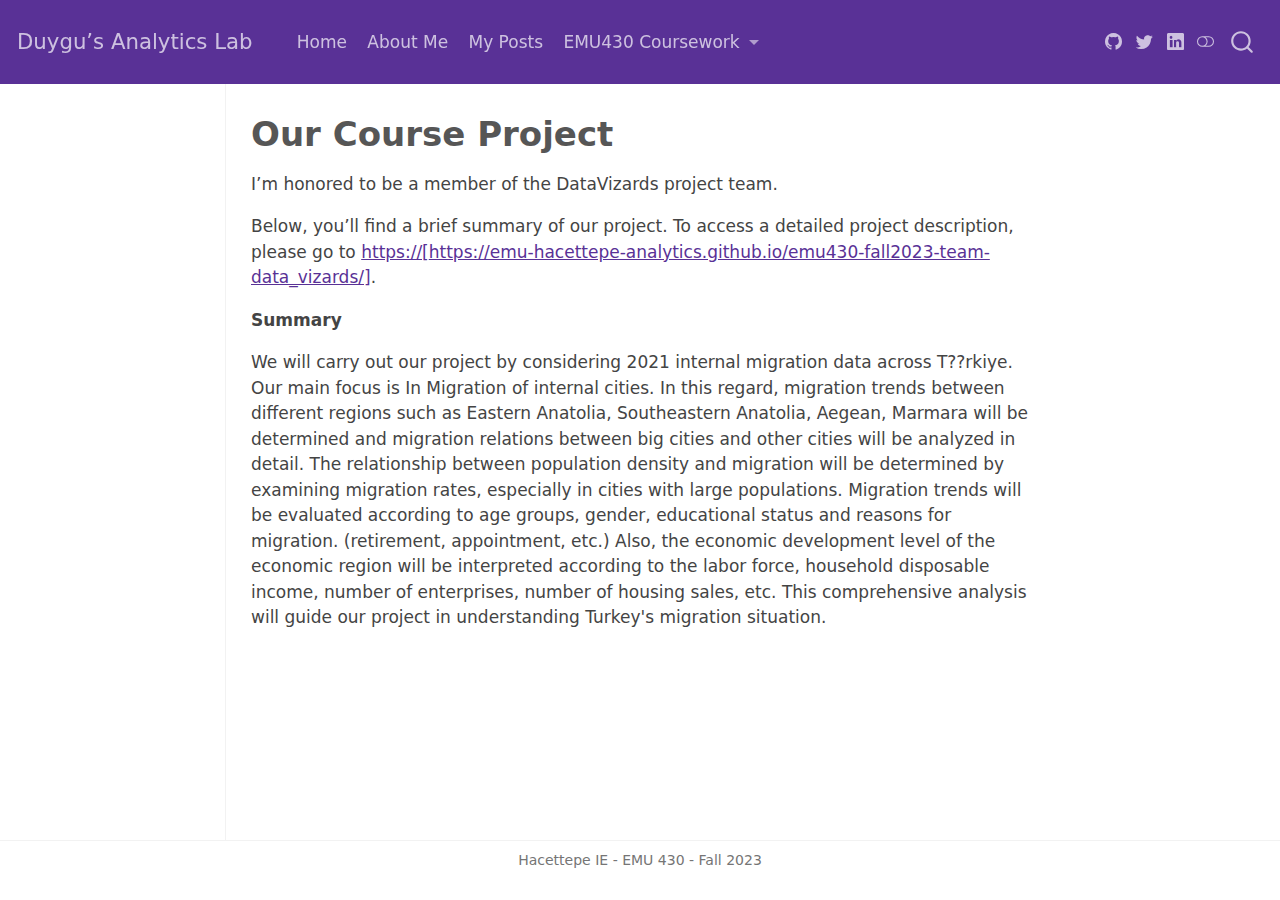
<file: docs/project.html>
<!DOCTYPE html>
<html xmlns="http://www.w3.org/1999/xhtml" lang="en" xml:lang="en"><head>

<meta charset="utf-8">
<meta name="generator" content="quarto-1.3.433">

<meta name="viewport" content="width=device-width, initial-scale=1.0, user-scalable=yes">


<title>Duygu’s Analytics Lab - Our Course Project</title>
<style>
code{white-space: pre-wrap;}
span.smallcaps{font-variant: small-caps;}
div.columns{display: flex; gap: min(4vw, 1.5em);}
div.column{flex: auto; overflow-x: auto;}
div.hanging-indent{margin-left: 1.5em; text-indent: -1.5em;}
ul.task-list{list-style: none;}
ul.task-list li input[type="checkbox"] {
  width: 0.8em;
  margin: 0 0.8em 0.2em -1em; /* quarto-specific, see https://github.com/quarto-dev/quarto-cli/issues/4556 */ 
  vertical-align: middle;
}
</style>


<script src="site_libs/quarto-nav/quarto-nav.js"></script>
<script src="site_libs/quarto-nav/headroom.min.js"></script>
<script src="site_libs/clipboard/clipboard.min.js"></script>
<script src="site_libs/quarto-search/autocomplete.umd.js"></script>
<script src="site_libs/quarto-search/fuse.min.js"></script>
<script src="site_libs/quarto-search/quarto-search.js"></script>
<meta name="quarto:offset" content="./">
<script src="site_libs/quarto-html/quarto.js"></script>
<script src="site_libs/quarto-html/popper.min.js"></script>
<script src="site_libs/quarto-html/tippy.umd.min.js"></script>
<script src="site_libs/quarto-html/anchor.min.js"></script>
<link href="site_libs/quarto-html/tippy.css" rel="stylesheet">
<link href="site_libs/quarto-html/quarto-syntax-highlighting.css" rel="stylesheet" class="quarto-color-scheme" id="quarto-text-highlighting-styles">
<link href="site_libs/quarto-html/quarto-syntax-highlighting-dark.css" rel="prefetch" class="quarto-color-scheme quarto-color-alternate" id="quarto-text-highlighting-styles">
<script src="site_libs/bootstrap/bootstrap.min.js"></script>
<link href="site_libs/bootstrap/bootstrap-icons.css" rel="stylesheet">
<link href="site_libs/bootstrap/bootstrap.min.css" rel="stylesheet" class="quarto-color-scheme" id="quarto-bootstrap" data-mode="light">
<link href="site_libs/bootstrap/bootstrap-dark.min.css" rel="prefetch" class="quarto-color-scheme quarto-color-alternate" id="quarto-bootstrap" data-mode="dark">
<script id="quarto-search-options" type="application/json">{
  "location": "navbar",
  "copy-button": false,
  "collapse-after": 3,
  "panel-placement": "end",
  "type": "overlay",
  "limit": 20,
  "language": {
    "search-no-results-text": "No results",
    "search-matching-documents-text": "matching documents",
    "search-copy-link-title": "Copy link to search",
    "search-hide-matches-text": "Hide additional matches",
    "search-more-match-text": "more match in this document",
    "search-more-matches-text": "more matches in this document",
    "search-clear-button-title": "Clear",
    "search-detached-cancel-button-title": "Cancel",
    "search-submit-button-title": "Submit",
    "search-label": "Search"
  }
}</script>


<link rel="stylesheet" href="styles.css">
</head>

<body class="docked nav-fixed">

<div id="quarto-search-results"></div>
  <header id="quarto-header" class="headroom fixed-top">
    <nav class="navbar navbar-expand-lg navbar-dark ">
      <div class="navbar-container container-fluid">
      <div class="navbar-brand-container">
    <a class="navbar-brand" href="./index.html">
    <span class="navbar-title">Duygu’s Analytics Lab</span>
    </a>
  </div>
            <div id="quarto-search" class="" title="Search"></div>
          <button class="navbar-toggler" type="button" data-bs-toggle="collapse" data-bs-target="#navbarCollapse" aria-controls="navbarCollapse" aria-expanded="false" aria-label="Toggle navigation" onclick="if (window.quartoToggleHeadroom) { window.quartoToggleHeadroom(); }">
  <span class="navbar-toggler-icon"></span>
</button>
          <div class="collapse navbar-collapse" id="navbarCollapse">
            <ul class="navbar-nav navbar-nav-scroll me-auto">
  <li class="nav-item">
    <a class="nav-link" href="./index.html" rel="" target="">
 <span class="menu-text">Home</span></a>
  </li>  
  <li class="nav-item">
    <a class="nav-link" href="./about.html" rel="" target="">
 <span class="menu-text">About Me</span></a>
  </li>  
  <li class="nav-item">
    <a class="nav-link" href="./posts.html" rel="" target="">
 <span class="menu-text">My Posts</span></a>
  </li>  
  <li class="nav-item dropdown ">
    <a class="nav-link dropdown-toggle" href="#" id="nav-menu-emu430-coursework" role="button" data-bs-toggle="dropdown" aria-expanded="false" rel="" target="">
 <span class="menu-text">EMU430 Coursework</span>
    </a>
    <ul class="dropdown-menu" aria-labelledby="nav-menu-emu430-coursework">    
        <li>
    <a class="dropdown-item" href="./assignments.html" rel="" target="">
 <span class="dropdown-text">Assignments</span></a>
  </li>  
        <li>
    <a class="dropdown-item" href="./project.html" rel="" target="">
 <span class="dropdown-text">Project</span></a>
  </li>  
    </ul>
  </li>
</ul>
            <div class="quarto-navbar-tools ms-auto tools-wide">
    <a href="https://github.com/dygekn" rel="" title="" class="quarto-navigation-tool px-1" aria-label=""><i class="bi bi-github"></i></a>
    <a href="https://twitter.com" rel="" title="" class="quarto-navigation-tool px-1" aria-label=""><i class="bi bi-twitter"></i></a>
    <a href="https://linkedin.com/in/duygu-eken-818800192/" rel="" title="" class="quarto-navigation-tool px-1" aria-label=""><i class="bi bi-linkedin"></i></a>
  <a href="" class="quarto-color-scheme-toggle quarto-navigation-tool  px-1" onclick="window.quartoToggleColorScheme(); return false;" title="Toggle dark mode"><i class="bi"></i></a>
</div>
          </div> <!-- /navcollapse -->
      </div> <!-- /container-fluid -->
    </nav>
</header>
<!-- content -->
<div id="quarto-content" class="quarto-container page-columns page-rows-contents page-layout-article page-navbar">
<!-- sidebar -->
  <nav id="quarto-sidebar" class="sidebar collapse collapse-horizontal sidebar-navigation docked overflow-auto">
    
</nav>
<div id="quarto-sidebar-glass" data-bs-toggle="collapse" data-bs-target="#quarto-sidebar,#quarto-sidebar-glass"></div>
<!-- margin-sidebar -->
    <div id="quarto-margin-sidebar" class="sidebar margin-sidebar">
    </div>
<!-- main -->
<main class="content" id="quarto-document-content">

<header id="title-block-header" class="quarto-title-block default">
<div class="quarto-title">
<h1 class="title">Our Course Project</h1>
</div>



<div class="quarto-title-meta">

    
  
    
  </div>
  

</header>

<p>I’m honored to be a member of the DataVizards project team.</p>
<p>Below, you’ll find a brief summary of our project. To access a detailed project description, please go to <a href="#0" class="uri">https://[</a><a href="https://emu-hacettepe-analytics.github.io/emu430-fall2023-team-data_vizards/" class="uri">https://emu-hacettepe-analytics.github.io/emu430-fall2023-team-data_vizards/</a><a href="#0" class="uri">]</a>.</p>
<p><strong>Summary</strong></p>
<p>We will carry out our project by considering 2021 internal migration data across T??rkiye. Our main focus is In Migration of internal cities. In this regard, migration trends between different regions such as Eastern Anatolia, Southeastern Anatolia, Aegean, Marmara will be determined and migration relations between big cities and other cities will be analyzed in detail. The relationship between population density and migration will be determined by examining migration rates, especially in cities with large populations. Migration trends will be evaluated according to age groups, gender, educational status and reasons for migration. (retirement, appointment, etc.) Also, the economic development level of the economic region will be interpreted according to the labor force, household disposable income, number of enterprises, number of housing sales, etc. This comprehensive analysis will guide our project in understanding Turkey's migration situation.</p>



<a onclick="window.scrollTo(0, 0); return false;" role="button" id="quarto-back-to-top"><i class="bi bi-arrow-up"></i> Back to top</a></main> <!-- /main -->
<script id="quarto-html-after-body" type="application/javascript">
window.document.addEventListener("DOMContentLoaded", function (event) {
  const toggleBodyColorMode = (bsSheetEl) => {
    const mode = bsSheetEl.getAttribute("data-mode");
    const bodyEl = window.document.querySelector("body");
    if (mode === "dark") {
      bodyEl.classList.add("quarto-dark");
      bodyEl.classList.remove("quarto-light");
    } else {
      bodyEl.classList.add("quarto-light");
      bodyEl.classList.remove("quarto-dark");
    }
  }
  const toggleBodyColorPrimary = () => {
    const bsSheetEl = window.document.querySelector("link#quarto-bootstrap");
    if (bsSheetEl) {
      toggleBodyColorMode(bsSheetEl);
    }
  }
  toggleBodyColorPrimary();  
  const disableStylesheet = (stylesheets) => {
    for (let i=0; i < stylesheets.length; i++) {
      const stylesheet = stylesheets[i];
      stylesheet.rel = 'prefetch';
    }
  }
  const enableStylesheet = (stylesheets) => {
    for (let i=0; i < stylesheets.length; i++) {
      const stylesheet = stylesheets[i];
      stylesheet.rel = 'stylesheet';
    }
  }
  const manageTransitions = (selector, allowTransitions) => {
    const els = window.document.querySelectorAll(selector);
    for (let i=0; i < els.length; i++) {
      const el = els[i];
      if (allowTransitions) {
        el.classList.remove('notransition');
      } else {
        el.classList.add('notransition');
      }
    }
  }
  const toggleColorMode = (alternate) => {
    // Switch the stylesheets
    const alternateStylesheets = window.document.querySelectorAll('link.quarto-color-scheme.quarto-color-alternate');
    manageTransitions('#quarto-margin-sidebar .nav-link', false);
    if (alternate) {
      enableStylesheet(alternateStylesheets);
      for (const sheetNode of alternateStylesheets) {
        if (sheetNode.id === "quarto-bootstrap") {
          toggleBodyColorMode(sheetNode);
        }
      }
    } else {
      disableStylesheet(alternateStylesheets);
      toggleBodyColorPrimary();
    }
    manageTransitions('#quarto-margin-sidebar .nav-link', true);
    // Switch the toggles
    const toggles = window.document.querySelectorAll('.quarto-color-scheme-toggle');
    for (let i=0; i < toggles.length; i++) {
      const toggle = toggles[i];
      if (toggle) {
        if (alternate) {
          toggle.classList.add("alternate");     
        } else {
          toggle.classList.remove("alternate");
        }
      }
    }
    // Hack to workaround the fact that safari doesn't
    // properly recolor the scrollbar when toggling (#1455)
    if (navigator.userAgent.indexOf('Safari') > 0 && navigator.userAgent.indexOf('Chrome') == -1) {
      manageTransitions("body", false);
      window.scrollTo(0, 1);
      setTimeout(() => {
        window.scrollTo(0, 0);
        manageTransitions("body", true);
      }, 40);  
    }
  }
  const isFileUrl = () => { 
    return window.location.protocol === 'file:';
  }
  const hasAlternateSentinel = () => {  
    let styleSentinel = getColorSchemeSentinel();
    if (styleSentinel !== null) {
      return styleSentinel === "alternate";
    } else {
      return false;
    }
  }
  const setStyleSentinel = (alternate) => {
    const value = alternate ? "alternate" : "default";
    if (!isFileUrl()) {
      window.localStorage.setItem("quarto-color-scheme", value);
    } else {
      localAlternateSentinel = value;
    }
  }
  const getColorSchemeSentinel = () => {
    if (!isFileUrl()) {
      const storageValue = window.localStorage.getItem("quarto-color-scheme");
      return storageValue != null ? storageValue : localAlternateSentinel;
    } else {
      return localAlternateSentinel;
    }
  }
  let localAlternateSentinel = 'default';
  // Dark / light mode switch
  window.quartoToggleColorScheme = () => {
    // Read the current dark / light value 
    let toAlternate = !hasAlternateSentinel();
    toggleColorMode(toAlternate);
    setStyleSentinel(toAlternate);
  };
  // Ensure there is a toggle, if there isn't float one in the top right
  if (window.document.querySelector('.quarto-color-scheme-toggle') === null) {
    const a = window.document.createElement('a');
    a.classList.add('top-right');
    a.classList.add('quarto-color-scheme-toggle');
    a.href = "";
    a.onclick = function() { try { window.quartoToggleColorScheme(); } catch {} return false; };
    const i = window.document.createElement("i");
    i.classList.add('bi');
    a.appendChild(i);
    window.document.body.appendChild(a);
  }
  // Switch to dark mode if need be
  if (hasAlternateSentinel()) {
    toggleColorMode(true);
  } else {
    toggleColorMode(false);
  }
  const icon = "";
  const anchorJS = new window.AnchorJS();
  anchorJS.options = {
    placement: 'right',
    icon: icon
  };
  anchorJS.add('.anchored');
  const isCodeAnnotation = (el) => {
    for (const clz of el.classList) {
      if (clz.startsWith('code-annotation-')) {                     
        return true;
      }
    }
    return false;
  }
  const clipboard = new window.ClipboardJS('.code-copy-button', {
    text: function(trigger) {
      const codeEl = trigger.previousElementSibling.cloneNode(true);
      for (const childEl of codeEl.children) {
        if (isCodeAnnotation(childEl)) {
          childEl.remove();
        }
      }
      return codeEl.innerText;
    }
  });
  clipboard.on('success', function(e) {
    // button target
    const button = e.trigger;
    // don't keep focus
    button.blur();
    // flash "checked"
    button.classList.add('code-copy-button-checked');
    var currentTitle = button.getAttribute("title");
    button.setAttribute("title", "Copied!");
    let tooltip;
    if (window.bootstrap) {
      button.setAttribute("data-bs-toggle", "tooltip");
      button.setAttribute("data-bs-placement", "left");
      button.setAttribute("data-bs-title", "Copied!");
      tooltip = new bootstrap.Tooltip(button, 
        { trigger: "manual", 
          customClass: "code-copy-button-tooltip",
          offset: [0, -8]});
      tooltip.show();    
    }
    setTimeout(function() {
      if (tooltip) {
        tooltip.hide();
        button.removeAttribute("data-bs-title");
        button.removeAttribute("data-bs-toggle");
        button.removeAttribute("data-bs-placement");
      }
      button.setAttribute("title", currentTitle);
      button.classList.remove('code-copy-button-checked');
    }, 1000);
    // clear code selection
    e.clearSelection();
  });
  function tippyHover(el, contentFn) {
    const config = {
      allowHTML: true,
      content: contentFn,
      maxWidth: 500,
      delay: 100,
      arrow: false,
      appendTo: function(el) {
          return el.parentElement;
      },
      interactive: true,
      interactiveBorder: 10,
      theme: 'quarto',
      placement: 'bottom-start'
    };
    window.tippy(el, config); 
  }
  const noterefs = window.document.querySelectorAll('a[role="doc-noteref"]');
  for (var i=0; i<noterefs.length; i++) {
    const ref = noterefs[i];
    tippyHover(ref, function() {
      // use id or data attribute instead here
      let href = ref.getAttribute('data-footnote-href') || ref.getAttribute('href');
      try { href = new URL(href).hash; } catch {}
      const id = href.replace(/^#\/?/, "");
      const note = window.document.getElementById(id);
      return note.innerHTML;
    });
  }
      let selectedAnnoteEl;
      const selectorForAnnotation = ( cell, annotation) => {
        let cellAttr = 'data-code-cell="' + cell + '"';
        let lineAttr = 'data-code-annotation="' +  annotation + '"';
        const selector = 'span[' + cellAttr + '][' + lineAttr + ']';
        return selector;
      }
      const selectCodeLines = (annoteEl) => {
        const doc = window.document;
        const targetCell = annoteEl.getAttribute("data-target-cell");
        const targetAnnotation = annoteEl.getAttribute("data-target-annotation");
        const annoteSpan = window.document.querySelector(selectorForAnnotation(targetCell, targetAnnotation));
        const lines = annoteSpan.getAttribute("data-code-lines").split(",");
        const lineIds = lines.map((line) => {
          return targetCell + "-" + line;
        })
        let top = null;
        let height = null;
        let parent = null;
        if (lineIds.length > 0) {
            //compute the position of the single el (top and bottom and make a div)
            const el = window.document.getElementById(lineIds[0]);
            top = el.offsetTop;
            height = el.offsetHeight;
            parent = el.parentElement.parentElement;
          if (lineIds.length > 1) {
            const lastEl = window.document.getElementById(lineIds[lineIds.length - 1]);
            const bottom = lastEl.offsetTop + lastEl.offsetHeight;
            height = bottom - top;
          }
          if (top !== null && height !== null && parent !== null) {
            // cook up a div (if necessary) and position it 
            let div = window.document.getElementById("code-annotation-line-highlight");
            if (div === null) {
              div = window.document.createElement("div");
              div.setAttribute("id", "code-annotation-line-highlight");
              div.style.position = 'absolute';
              parent.appendChild(div);
            }
            div.style.top = top - 2 + "px";
            div.style.height = height + 4 + "px";
            let gutterDiv = window.document.getElementById("code-annotation-line-highlight-gutter");
            if (gutterDiv === null) {
              gutterDiv = window.document.createElement("div");
              gutterDiv.setAttribute("id", "code-annotation-line-highlight-gutter");
              gutterDiv.style.position = 'absolute';
              const codeCell = window.document.getElementById(targetCell);
              const gutter = codeCell.querySelector('.code-annotation-gutter');
              gutter.appendChild(gutterDiv);
            }
            gutterDiv.style.top = top - 2 + "px";
            gutterDiv.style.height = height + 4 + "px";
          }
          selectedAnnoteEl = annoteEl;
        }
      };
      const unselectCodeLines = () => {
        const elementsIds = ["code-annotation-line-highlight", "code-annotation-line-highlight-gutter"];
        elementsIds.forEach((elId) => {
          const div = window.document.getElementById(elId);
          if (div) {
            div.remove();
          }
        });
        selectedAnnoteEl = undefined;
      };
      // Attach click handler to the DT
      const annoteDls = window.document.querySelectorAll('dt[data-target-cell]');
      for (const annoteDlNode of annoteDls) {
        annoteDlNode.addEventListener('click', (event) => {
          const clickedEl = event.target;
          if (clickedEl !== selectedAnnoteEl) {
            unselectCodeLines();
            const activeEl = window.document.querySelector('dt[data-target-cell].code-annotation-active');
            if (activeEl) {
              activeEl.classList.remove('code-annotation-active');
            }
            selectCodeLines(clickedEl);
            clickedEl.classList.add('code-annotation-active');
          } else {
            // Unselect the line
            unselectCodeLines();
            clickedEl.classList.remove('code-annotation-active');
          }
        });
      }
  const findCites = (el) => {
    const parentEl = el.parentElement;
    if (parentEl) {
      const cites = parentEl.dataset.cites;
      if (cites) {
        return {
          el,
          cites: cites.split(' ')
        };
      } else {
        return findCites(el.parentElement)
      }
    } else {
      return undefined;
    }
  };
  var bibliorefs = window.document.querySelectorAll('a[role="doc-biblioref"]');
  for (var i=0; i<bibliorefs.length; i++) {
    const ref = bibliorefs[i];
    const citeInfo = findCites(ref);
    if (citeInfo) {
      tippyHover(citeInfo.el, function() {
        var popup = window.document.createElement('div');
        citeInfo.cites.forEach(function(cite) {
          var citeDiv = window.document.createElement('div');
          citeDiv.classList.add('hanging-indent');
          citeDiv.classList.add('csl-entry');
          var biblioDiv = window.document.getElementById('ref-' + cite);
          if (biblioDiv) {
            citeDiv.innerHTML = biblioDiv.innerHTML;
          }
          popup.appendChild(citeDiv);
        });
        return popup.innerHTML;
      });
    }
  }
});
</script>
</div> <!-- /content -->
<footer class="footer">
  <div class="nav-footer">
    <div class="nav-footer-left">
      &nbsp;
    </div>   
    <div class="nav-footer-center">Hacettepe IE - EMU 430 - Fall 2023</div>
    <div class="nav-footer-right">
      &nbsp;
    </div>
  </div>
</footer>



</body></html>
</file>
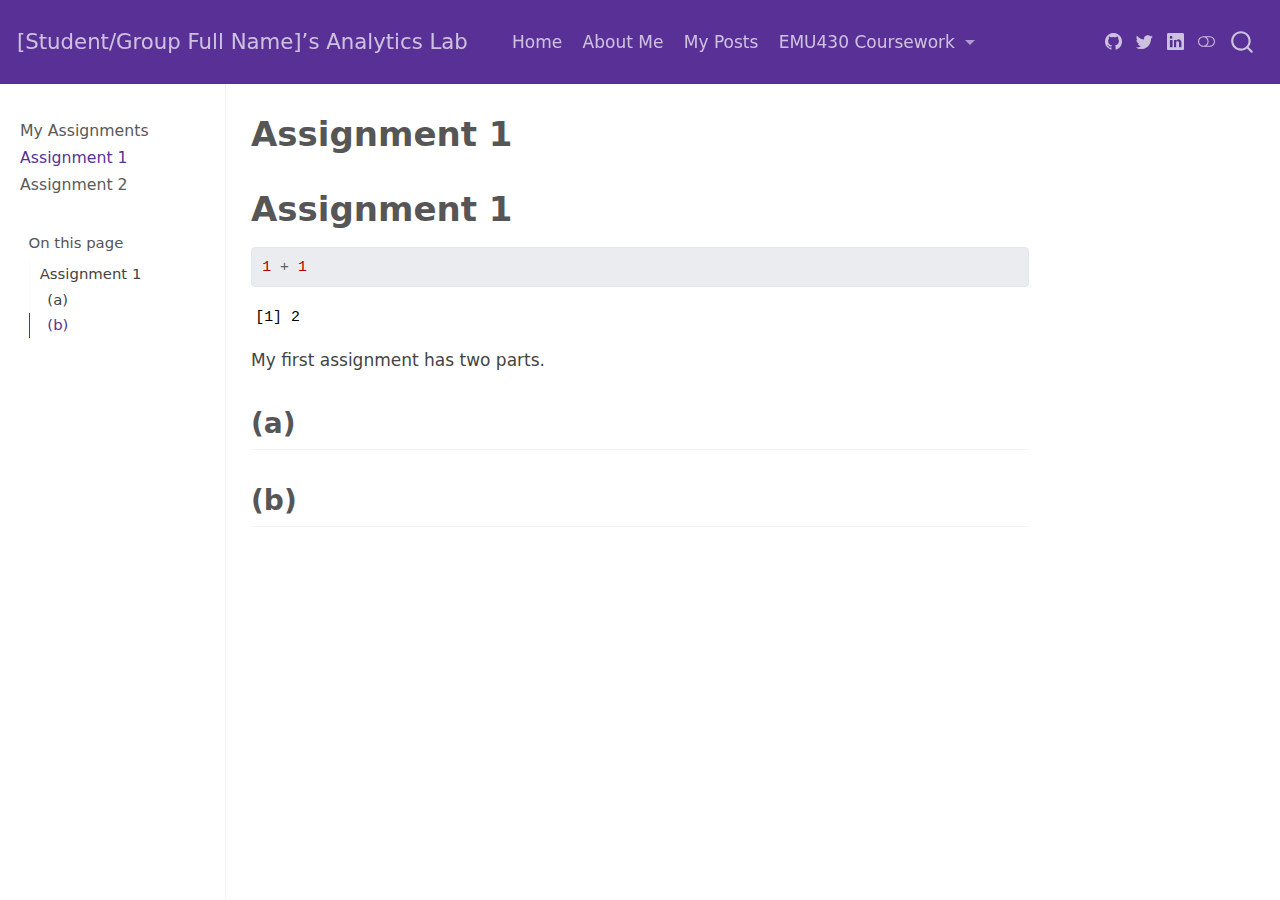
<file: _site/assignments/assignment-1.html>
<!DOCTYPE html>
<html xmlns="http://www.w3.org/1999/xhtml" lang="en" xml:lang="en"><head>

<meta charset="utf-8">
<meta name="generator" content="quarto-1.3.450">

<meta name="viewport" content="width=device-width, initial-scale=1.0, user-scalable=yes">


<title>[Student/Group Full Name]’s Analytics Lab - Assignment 1</title>
<style>
code{white-space: pre-wrap;}
span.smallcaps{font-variant: small-caps;}
div.columns{display: flex; gap: min(4vw, 1.5em);}
div.column{flex: auto; overflow-x: auto;}
div.hanging-indent{margin-left: 1.5em; text-indent: -1.5em;}
ul.task-list{list-style: none;}
ul.task-list li input[type="checkbox"] {
  width: 0.8em;
  margin: 0 0.8em 0.2em -1em; /* quarto-specific, see https://github.com/quarto-dev/quarto-cli/issues/4556 */ 
  vertical-align: middle;
}
/* CSS for syntax highlighting */
pre > code.sourceCode { white-space: pre; position: relative; }
pre > code.sourceCode > span { display: inline-block; line-height: 1.25; }
pre > code.sourceCode > span:empty { height: 1.2em; }
.sourceCode { overflow: visible; }
code.sourceCode > span { color: inherit; text-decoration: inherit; }
div.sourceCode { margin: 1em 0; }
pre.sourceCode { margin: 0; }
@media screen {
div.sourceCode { overflow: auto; }
}
@media print {
pre > code.sourceCode { white-space: pre-wrap; }
pre > code.sourceCode > span { text-indent: -5em; padding-left: 5em; }
}
pre.numberSource code
  { counter-reset: source-line 0; }
pre.numberSource code > span
  { position: relative; left: -4em; counter-increment: source-line; }
pre.numberSource code > span > a:first-child::before
  { content: counter(source-line);
    position: relative; left: -1em; text-align: right; vertical-align: baseline;
    border: none; display: inline-block;
    -webkit-touch-callout: none; -webkit-user-select: none;
    -khtml-user-select: none; -moz-user-select: none;
    -ms-user-select: none; user-select: none;
    padding: 0 4px; width: 4em;
  }
pre.numberSource { margin-left: 3em;  padding-left: 4px; }
div.sourceCode
  {   }
@media screen {
pre > code.sourceCode > span > a:first-child::before { text-decoration: underline; }
}
</style>


<script src="../site_libs/quarto-nav/quarto-nav.js"></script>
<script src="../site_libs/quarto-nav/headroom.min.js"></script>
<script src="../site_libs/clipboard/clipboard.min.js"></script>
<script src="../site_libs/quarto-search/autocomplete.umd.js"></script>
<script src="../site_libs/quarto-search/fuse.min.js"></script>
<script src="../site_libs/quarto-search/quarto-search.js"></script>
<meta name="quarto:offset" content="../">
<script src="../site_libs/quarto-html/quarto.js"></script>
<script src="../site_libs/quarto-html/popper.min.js"></script>
<script src="../site_libs/quarto-html/tippy.umd.min.js"></script>
<script src="../site_libs/quarto-html/anchor.min.js"></script>
<link href="../site_libs/quarto-html/tippy.css" rel="stylesheet">
<link href="../site_libs/quarto-html/quarto-syntax-highlighting.css" rel="stylesheet" class="quarto-color-scheme" id="quarto-text-highlighting-styles">
<link href="../site_libs/quarto-html/quarto-syntax-highlighting-dark.css" rel="prefetch" class="quarto-color-scheme quarto-color-alternate" id="quarto-text-highlighting-styles">
<script src="../site_libs/bootstrap/bootstrap.min.js"></script>
<link href="../site_libs/bootstrap/bootstrap-icons.css" rel="stylesheet">
<link href="../site_libs/bootstrap/bootstrap.min.css" rel="stylesheet" class="quarto-color-scheme" id="quarto-bootstrap" data-mode="light">
<link href="../site_libs/bootstrap/bootstrap-dark.min.css" rel="prefetch" class="quarto-color-scheme quarto-color-alternate" id="quarto-bootstrap" data-mode="dark">
<script id="quarto-search-options" type="application/json">{
  "location": "navbar",
  "copy-button": false,
  "collapse-after": 3,
  "panel-placement": "end",
  "type": "overlay",
  "limit": 20,
  "language": {
    "search-no-results-text": "No results",
    "search-matching-documents-text": "matching documents",
    "search-copy-link-title": "Copy link to search",
    "search-hide-matches-text": "Hide additional matches",
    "search-more-match-text": "more match in this document",
    "search-more-matches-text": "more matches in this document",
    "search-clear-button-title": "Clear",
    "search-detached-cancel-button-title": "Cancel",
    "search-submit-button-title": "Submit",
    "search-label": "Search"
  }
}</script>


<link rel="stylesheet" href="../styles.css">
</head>

<body class="nav-sidebar docked nav-fixed">

<div id="quarto-search-results"></div>
  <header id="quarto-header" class="headroom fixed-top">
    <nav class="navbar navbar-expand-lg navbar-dark ">
      <div class="navbar-container container-fluid">
      <div class="navbar-brand-container">
    <a class="navbar-brand" href="../index.html">
    <span class="navbar-title">[Student/Group Full Name]’s Analytics Lab</span>
    </a>
  </div>
            <div id="quarto-search" class="" title="Search"></div>
          <button class="navbar-toggler" type="button" data-bs-toggle="collapse" data-bs-target="#navbarCollapse" aria-controls="navbarCollapse" aria-expanded="false" aria-label="Toggle navigation" onclick="if (window.quartoToggleHeadroom) { window.quartoToggleHeadroom(); }">
  <span class="navbar-toggler-icon"></span>
</button>
          <div class="collapse navbar-collapse" id="navbarCollapse">
            <ul class="navbar-nav navbar-nav-scroll me-auto">
  <li class="nav-item">
    <a class="nav-link" href="../index.html" rel="" target="">
 <span class="menu-text">Home</span></a>
  </li>  
  <li class="nav-item">
    <a class="nav-link" href="../about.html" rel="" target="">
 <span class="menu-text">About Me</span></a>
  </li>  
  <li class="nav-item">
    <a class="nav-link" href="../posts.html" rel="" target="">
 <span class="menu-text">My Posts</span></a>
  </li>  
  <li class="nav-item dropdown ">
    <a class="nav-link dropdown-toggle" href="#" id="nav-menu-emu430-coursework" role="button" data-bs-toggle="dropdown" aria-expanded="false" rel="" target="">
 <span class="menu-text">EMU430 Coursework</span>
    </a>
    <ul class="dropdown-menu" aria-labelledby="nav-menu-emu430-coursework">    
        <li>
    <a class="dropdown-item" href="../assignments.html" rel="" target="">
 <span class="dropdown-text">Assignments</span></a>
  </li>  
        <li>
    <a class="dropdown-item" href="../project.html" rel="" target="">
 <span class="dropdown-text">Project</span></a>
  </li>  
    </ul>
  </li>
</ul>
            <div class="quarto-navbar-tools ms-auto tools-wide">
    <a href="https://twitter.com" rel="" title="" class="quarto-navigation-tool px-1" aria-label=""><i class="bi bi-github"></i></a>
    <a href="https://twitter.com" rel="" title="" class="quarto-navigation-tool px-1" aria-label=""><i class="bi bi-twitter"></i></a>
    <a href="https://linkedin.com" rel="" title="" class="quarto-navigation-tool px-1" aria-label=""><i class="bi bi-linkedin"></i></a>
  <a href="" class="quarto-color-scheme-toggle quarto-navigation-tool  px-1" onclick="window.quartoToggleColorScheme(); return false;" title="Toggle dark mode"><i class="bi"></i></a>
</div>
          </div> <!-- /navcollapse -->
      </div> <!-- /container-fluid -->
    </nav>
  <nav class="quarto-secondary-nav">
    <div class="container-fluid d-flex">
      <button type="button" class="quarto-btn-toggle btn" data-bs-toggle="collapse" data-bs-target="#quarto-sidebar,#quarto-sidebar-glass" aria-controls="quarto-sidebar" aria-expanded="false" aria-label="Toggle sidebar navigation" onclick="if (window.quartoToggleHeadroom) { window.quartoToggleHeadroom(); }">
        <i class="bi bi-layout-text-sidebar-reverse"></i>
      </button>
      <nav class="quarto-page-breadcrumbs" aria-label="breadcrumb"><ol class="breadcrumb"><li class="breadcrumb-item"><a href="../assignments/assignment-1.html">Assignment 1</a></li></ol></nav>
      <a class="flex-grow-1" role="button" data-bs-toggle="collapse" data-bs-target="#quarto-sidebar,#quarto-sidebar-glass" aria-controls="quarto-sidebar" aria-expanded="false" aria-label="Toggle sidebar navigation" onclick="if (window.quartoToggleHeadroom) { window.quartoToggleHeadroom(); }">      
      </a>
    </div>
  </nav>
</header>
<!-- content -->
<div id="quarto-content" class="quarto-container page-columns page-rows-contents page-layout-article page-navbar">
<!-- sidebar -->
  <nav id="quarto-sidebar" class="sidebar collapse collapse-horizontal sidebar-navigation docked overflow-auto">
    <div class="sidebar-menu-container"> 
    <ul class="list-unstyled mt-1">
        <li class="sidebar-item">
  <div class="sidebar-item-container"> 
  <a href="../assignments.html" class="sidebar-item-text sidebar-link">
 <span class="menu-text">My Assignments</span></a>
  </div>
</li>
        <li class="sidebar-item">
  <div class="sidebar-item-container"> 
  <a href="../assignments/assignment-1.html" class="sidebar-item-text sidebar-link active">
 <span class="menu-text">Assignment 1</span></a>
  </div>
</li>
        <li class="sidebar-item">
  <div class="sidebar-item-container"> 
  <a href="../assignments/assignment-2.html" class="sidebar-item-text sidebar-link">
 <span class="menu-text">Assignment 2</span></a>
  </div>
</li>
    </ul>
    </div>
    <nav id="TOC" role="doc-toc" class="toc-active">
    <h2 id="toc-title">On this page</h2>
   
  <ul>
  <li><a href="#assignment-1" id="toc-assignment-1" class="nav-link active" data-scroll-target="#assignment-1">Assignment 1</a>
  <ul class="collapse">
  <li><a href="#a" id="toc-a" class="nav-link" data-scroll-target="#a">(a)</a></li>
  <li><a href="#b" id="toc-b" class="nav-link" data-scroll-target="#b">(b)</a></li>
  </ul></li>
  </ul>
</nav>
</nav>
<div id="quarto-sidebar-glass" data-bs-toggle="collapse" data-bs-target="#quarto-sidebar,#quarto-sidebar-glass"></div>
<!-- margin-sidebar -->
    <div id="quarto-margin-sidebar" class="sidebar margin-sidebar">
    </div>
<!-- main -->
<main class="content" id="quarto-document-content">

<header id="title-block-header" class="quarto-title-block default">
<div class="quarto-title">
<h1 class="title">Assignment 1</h1>
</div>



<div class="quarto-title-meta">

    
  
    
  </div>
  

</header>

<section id="assignment-1" class="level1">
<h1>Assignment 1</h1>
<div class="cell">
<div class="sourceCode cell-code" id="cb1"><pre class="sourceCode r code-with-copy"><code class="sourceCode r"><span id="cb1-1"><a href="#cb1-1" aria-hidden="true" tabindex="-1"></a><span class="dv">1</span> <span class="sc">+</span> <span class="dv">1</span></span></code><button title="Copy to Clipboard" class="code-copy-button"><i class="bi"></i></button></pre></div>
<div class="cell-output cell-output-stdout">
<pre><code>[1] 2</code></pre>
</div>
</div>
<p>My first assignment has two parts.</p>
<section id="a" class="level2">
<h2 class="anchored" data-anchor-id="a">(a)</h2>
</section>
<section id="b" class="level2">
<h2 class="anchored" data-anchor-id="b">(b)</h2>


</section>
</section>

</main> <!-- /main -->
<script id="quarto-html-after-body" type="application/javascript">
window.document.addEventListener("DOMContentLoaded", function (event) {
  const toggleBodyColorMode = (bsSheetEl) => {
    const mode = bsSheetEl.getAttribute("data-mode");
    const bodyEl = window.document.querySelector("body");
    if (mode === "dark") {
      bodyEl.classList.add("quarto-dark");
      bodyEl.classList.remove("quarto-light");
    } else {
      bodyEl.classList.add("quarto-light");
      bodyEl.classList.remove("quarto-dark");
    }
  }
  const toggleBodyColorPrimary = () => {
    const bsSheetEl = window.document.querySelector("link#quarto-bootstrap");
    if (bsSheetEl) {
      toggleBodyColorMode(bsSheetEl);
    }
  }
  toggleBodyColorPrimary();  
  const disableStylesheet = (stylesheets) => {
    for (let i=0; i < stylesheets.length; i++) {
      const stylesheet = stylesheets[i];
      stylesheet.rel = 'prefetch';
    }
  }
  const enableStylesheet = (stylesheets) => {
    for (let i=0; i < stylesheets.length; i++) {
      const stylesheet = stylesheets[i];
      stylesheet.rel = 'stylesheet';
    }
  }
  const manageTransitions = (selector, allowTransitions) => {
    const els = window.document.querySelectorAll(selector);
    for (let i=0; i < els.length; i++) {
      const el = els[i];
      if (allowTransitions) {
        el.classList.remove('notransition');
      } else {
        el.classList.add('notransition');
      }
    }
  }
  const toggleColorMode = (alternate) => {
    // Switch the stylesheets
    const alternateStylesheets = window.document.querySelectorAll('link.quarto-color-scheme.quarto-color-alternate');
    manageTransitions('#quarto-margin-sidebar .nav-link', false);
    if (alternate) {
      enableStylesheet(alternateStylesheets);
      for (const sheetNode of alternateStylesheets) {
        if (sheetNode.id === "quarto-bootstrap") {
          toggleBodyColorMode(sheetNode);
        }
      }
    } else {
      disableStylesheet(alternateStylesheets);
      toggleBodyColorPrimary();
    }
    manageTransitions('#quarto-margin-sidebar .nav-link', true);
    // Switch the toggles
    const toggles = window.document.querySelectorAll('.quarto-color-scheme-toggle');
    for (let i=0; i < toggles.length; i++) {
      const toggle = toggles[i];
      if (toggle) {
        if (alternate) {
          toggle.classList.add("alternate");     
        } else {
          toggle.classList.remove("alternate");
        }
      }
    }
    // Hack to workaround the fact that safari doesn't
    // properly recolor the scrollbar when toggling (#1455)
    if (navigator.userAgent.indexOf('Safari') > 0 && navigator.userAgent.indexOf('Chrome') == -1) {
      manageTransitions("body", false);
      window.scrollTo(0, 1);
      setTimeout(() => {
        window.scrollTo(0, 0);
        manageTransitions("body", true);
      }, 40);  
    }
  }
  const isFileUrl = () => { 
    return window.location.protocol === 'file:';
  }
  const hasAlternateSentinel = () => {  
    let styleSentinel = getColorSchemeSentinel();
    if (styleSentinel !== null) {
      return styleSentinel === "alternate";
    } else {
      return false;
    }
  }
  const setStyleSentinel = (alternate) => {
    const value = alternate ? "alternate" : "default";
    if (!isFileUrl()) {
      window.localStorage.setItem("quarto-color-scheme", value);
    } else {
      localAlternateSentinel = value;
    }
  }
  const getColorSchemeSentinel = () => {
    if (!isFileUrl()) {
      const storageValue = window.localStorage.getItem("quarto-color-scheme");
      return storageValue != null ? storageValue : localAlternateSentinel;
    } else {
      return localAlternateSentinel;
    }
  }
  let localAlternateSentinel = 'default';
  // Dark / light mode switch
  window.quartoToggleColorScheme = () => {
    // Read the current dark / light value 
    let toAlternate = !hasAlternateSentinel();
    toggleColorMode(toAlternate);
    setStyleSentinel(toAlternate);
  };
  // Ensure there is a toggle, if there isn't float one in the top right
  if (window.document.querySelector('.quarto-color-scheme-toggle') === null) {
    const a = window.document.createElement('a');
    a.classList.add('top-right');
    a.classList.add('quarto-color-scheme-toggle');
    a.href = "";
    a.onclick = function() { try { window.quartoToggleColorScheme(); } catch {} return false; };
    const i = window.document.createElement("i");
    i.classList.add('bi');
    a.appendChild(i);
    window.document.body.appendChild(a);
  }
  // Switch to dark mode if need be
  if (hasAlternateSentinel()) {
    toggleColorMode(true);
  } else {
    toggleColorMode(false);
  }
  const icon = "";
  const anchorJS = new window.AnchorJS();
  anchorJS.options = {
    placement: 'right',
    icon: icon
  };
  anchorJS.add('.anchored');
  const isCodeAnnotation = (el) => {
    for (const clz of el.classList) {
      if (clz.startsWith('code-annotation-')) {                     
        return true;
      }
    }
    return false;
  }
  const clipboard = new window.ClipboardJS('.code-copy-button', {
    text: function(trigger) {
      const codeEl = trigger.previousElementSibling.cloneNode(true);
      for (const childEl of codeEl.children) {
        if (isCodeAnnotation(childEl)) {
          childEl.remove();
        }
      }
      return codeEl.innerText;
    }
  });
  clipboard.on('success', function(e) {
    // button target
    const button = e.trigger;
    // don't keep focus
    button.blur();
    // flash "checked"
    button.classList.add('code-copy-button-checked');
    var currentTitle = button.getAttribute("title");
    button.setAttribute("title", "Copied!");
    let tooltip;
    if (window.bootstrap) {
      button.setAttribute("data-bs-toggle", "tooltip");
      button.setAttribute("data-bs-placement", "left");
      button.setAttribute("data-bs-title", "Copied!");
      tooltip = new bootstrap.Tooltip(button, 
        { trigger: "manual", 
          customClass: "code-copy-button-tooltip",
          offset: [0, -8]});
      tooltip.show();    
    }
    setTimeout(function() {
      if (tooltip) {
        tooltip.hide();
        button.removeAttribute("data-bs-title");
        button.removeAttribute("data-bs-toggle");
        button.removeAttribute("data-bs-placement");
      }
      button.setAttribute("title", currentTitle);
      button.classList.remove('code-copy-button-checked');
    }, 1000);
    // clear code selection
    e.clearSelection();
  });
  function tippyHover(el, contentFn) {
    const config = {
      allowHTML: true,
      content: contentFn,
      maxWidth: 500,
      delay: 100,
      arrow: false,
      appendTo: function(el) {
          return el.parentElement;
      },
      interactive: true,
      interactiveBorder: 10,
      theme: 'quarto',
      placement: 'bottom-start'
    };
    window.tippy(el, config); 
  }
  const noterefs = window.document.querySelectorAll('a[role="doc-noteref"]');
  for (var i=0; i<noterefs.length; i++) {
    const ref = noterefs[i];
    tippyHover(ref, function() {
      // use id or data attribute instead here
      let href = ref.getAttribute('data-footnote-href') || ref.getAttribute('href');
      try { href = new URL(href).hash; } catch {}
      const id = href.replace(/^#\/?/, "");
      const note = window.document.getElementById(id);
      return note.innerHTML;
    });
  }
      let selectedAnnoteEl;
      const selectorForAnnotation = ( cell, annotation) => {
        let cellAttr = 'data-code-cell="' + cell + '"';
        let lineAttr = 'data-code-annotation="' +  annotation + '"';
        const selector = 'span[' + cellAttr + '][' + lineAttr + ']';
        return selector;
      }
      const selectCodeLines = (annoteEl) => {
        const doc = window.document;
        const targetCell = annoteEl.getAttribute("data-target-cell");
        const targetAnnotation = annoteEl.getAttribute("data-target-annotation");
        const annoteSpan = window.document.querySelector(selectorForAnnotation(targetCell, targetAnnotation));
        const lines = annoteSpan.getAttribute("data-code-lines").split(",");
        const lineIds = lines.map((line) => {
          return targetCell + "-" + line;
        })
        let top = null;
        let height = null;
        let parent = null;
        if (lineIds.length > 0) {
            //compute the position of the single el (top and bottom and make a div)
            const el = window.document.getElementById(lineIds[0]);
            top = el.offsetTop;
            height = el.offsetHeight;
            parent = el.parentElement.parentElement;
          if (lineIds.length > 1) {
            const lastEl = window.document.getElementById(lineIds[lineIds.length - 1]);
            const bottom = lastEl.offsetTop + lastEl.offsetHeight;
            height = bottom - top;
          }
          if (top !== null && height !== null && parent !== null) {
            // cook up a div (if necessary) and position it 
            let div = window.document.getElementById("code-annotation-line-highlight");
            if (div === null) {
              div = window.document.createElement("div");
              div.setAttribute("id", "code-annotation-line-highlight");
              div.style.position = 'absolute';
              parent.appendChild(div);
            }
            div.style.top = top - 2 + "px";
            div.style.height = height + 4 + "px";
            let gutterDiv = window.document.getElementById("code-annotation-line-highlight-gutter");
            if (gutterDiv === null) {
              gutterDiv = window.document.createElement("div");
              gutterDiv.setAttribute("id", "code-annotation-line-highlight-gutter");
              gutterDiv.style.position = 'absolute';
              const codeCell = window.document.getElementById(targetCell);
              const gutter = codeCell.querySelector('.code-annotation-gutter');
              gutter.appendChild(gutterDiv);
            }
            gutterDiv.style.top = top - 2 + "px";
            gutterDiv.style.height = height + 4 + "px";
          }
          selectedAnnoteEl = annoteEl;
        }
      };
      const unselectCodeLines = () => {
        const elementsIds = ["code-annotation-line-highlight", "code-annotation-line-highlight-gutter"];
        elementsIds.forEach((elId) => {
          const div = window.document.getElementById(elId);
          if (div) {
            div.remove();
          }
        });
        selectedAnnoteEl = undefined;
      };
      // Attach click handler to the DT
      const annoteDls = window.document.querySelectorAll('dt[data-target-cell]');
      for (const annoteDlNode of annoteDls) {
        annoteDlNode.addEventListener('click', (event) => {
          const clickedEl = event.target;
          if (clickedEl !== selectedAnnoteEl) {
            unselectCodeLines();
            const activeEl = window.document.querySelector('dt[data-target-cell].code-annotation-active');
            if (activeEl) {
              activeEl.classList.remove('code-annotation-active');
            }
            selectCodeLines(clickedEl);
            clickedEl.classList.add('code-annotation-active');
          } else {
            // Unselect the line
            unselectCodeLines();
            clickedEl.classList.remove('code-annotation-active');
          }
        });
      }
  const findCites = (el) => {
    const parentEl = el.parentElement;
    if (parentEl) {
      const cites = parentEl.dataset.cites;
      if (cites) {
        return {
          el,
          cites: cites.split(' ')
        };
      } else {
        return findCites(el.parentElement)
      }
    } else {
      return undefined;
    }
  };
  var bibliorefs = window.document.querySelectorAll('a[role="doc-biblioref"]');
  for (var i=0; i<bibliorefs.length; i++) {
    const ref = bibliorefs[i];
    const citeInfo = findCites(ref);
    if (citeInfo) {
      tippyHover(citeInfo.el, function() {
        var popup = window.document.createElement('div');
        citeInfo.cites.forEach(function(cite) {
          var citeDiv = window.document.createElement('div');
          citeDiv.classList.add('hanging-indent');
          citeDiv.classList.add('csl-entry');
          var biblioDiv = window.document.getElementById('ref-' + cite);
          if (biblioDiv) {
            citeDiv.innerHTML = biblioDiv.innerHTML;
          }
          popup.appendChild(citeDiv);
        });
        return popup.innerHTML;
      });
    }
  }
});
</script>
</div> <!-- /content -->



</body></html>
</file>
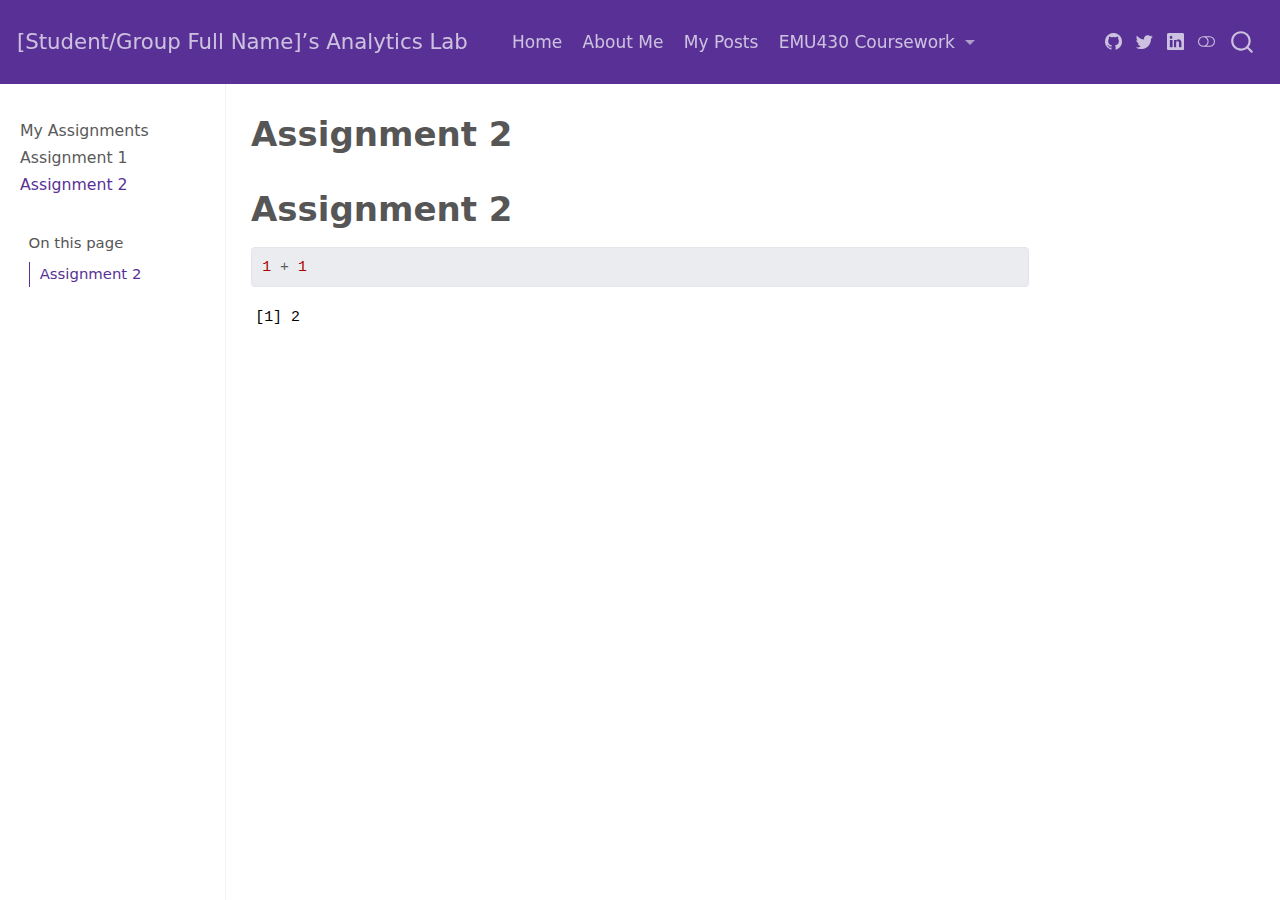
<file: _site/assignments/assignment-2.html>
<!DOCTYPE html>
<html xmlns="http://www.w3.org/1999/xhtml" lang="en" xml:lang="en"><head>

<meta charset="utf-8">
<meta name="generator" content="quarto-1.3.450">

<meta name="viewport" content="width=device-width, initial-scale=1.0, user-scalable=yes">


<title>[Student/Group Full Name]’s Analytics Lab - Assignment 2</title>
<style>
code{white-space: pre-wrap;}
span.smallcaps{font-variant: small-caps;}
div.columns{display: flex; gap: min(4vw, 1.5em);}
div.column{flex: auto; overflow-x: auto;}
div.hanging-indent{margin-left: 1.5em; text-indent: -1.5em;}
ul.task-list{list-style: none;}
ul.task-list li input[type="checkbox"] {
  width: 0.8em;
  margin: 0 0.8em 0.2em -1em; /* quarto-specific, see https://github.com/quarto-dev/quarto-cli/issues/4556 */ 
  vertical-align: middle;
}
/* CSS for syntax highlighting */
pre > code.sourceCode { white-space: pre; position: relative; }
pre > code.sourceCode > span { display: inline-block; line-height: 1.25; }
pre > code.sourceCode > span:empty { height: 1.2em; }
.sourceCode { overflow: visible; }
code.sourceCode > span { color: inherit; text-decoration: inherit; }
div.sourceCode { margin: 1em 0; }
pre.sourceCode { margin: 0; }
@media screen {
div.sourceCode { overflow: auto; }
}
@media print {
pre > code.sourceCode { white-space: pre-wrap; }
pre > code.sourceCode > span { text-indent: -5em; padding-left: 5em; }
}
pre.numberSource code
  { counter-reset: source-line 0; }
pre.numberSource code > span
  { position: relative; left: -4em; counter-increment: source-line; }
pre.numberSource code > span > a:first-child::before
  { content: counter(source-line);
    position: relative; left: -1em; text-align: right; vertical-align: baseline;
    border: none; display: inline-block;
    -webkit-touch-callout: none; -webkit-user-select: none;
    -khtml-user-select: none; -moz-user-select: none;
    -ms-user-select: none; user-select: none;
    padding: 0 4px; width: 4em;
  }
pre.numberSource { margin-left: 3em;  padding-left: 4px; }
div.sourceCode
  {   }
@media screen {
pre > code.sourceCode > span > a:first-child::before { text-decoration: underline; }
}
</style>


<script src="../site_libs/quarto-nav/quarto-nav.js"></script>
<script src="../site_libs/quarto-nav/headroom.min.js"></script>
<script src="../site_libs/clipboard/clipboard.min.js"></script>
<script src="../site_libs/quarto-search/autocomplete.umd.js"></script>
<script src="../site_libs/quarto-search/fuse.min.js"></script>
<script src="../site_libs/quarto-search/quarto-search.js"></script>
<meta name="quarto:offset" content="../">
<script src="../site_libs/quarto-html/quarto.js"></script>
<script src="../site_libs/quarto-html/popper.min.js"></script>
<script src="../site_libs/quarto-html/tippy.umd.min.js"></script>
<script src="../site_libs/quarto-html/anchor.min.js"></script>
<link href="../site_libs/quarto-html/tippy.css" rel="stylesheet">
<link href="../site_libs/quarto-html/quarto-syntax-highlighting.css" rel="stylesheet" class="quarto-color-scheme" id="quarto-text-highlighting-styles">
<link href="../site_libs/quarto-html/quarto-syntax-highlighting-dark.css" rel="prefetch" class="quarto-color-scheme quarto-color-alternate" id="quarto-text-highlighting-styles">
<script src="../site_libs/bootstrap/bootstrap.min.js"></script>
<link href="../site_libs/bootstrap/bootstrap-icons.css" rel="stylesheet">
<link href="../site_libs/bootstrap/bootstrap.min.css" rel="stylesheet" class="quarto-color-scheme" id="quarto-bootstrap" data-mode="light">
<link href="../site_libs/bootstrap/bootstrap-dark.min.css" rel="prefetch" class="quarto-color-scheme quarto-color-alternate" id="quarto-bootstrap" data-mode="dark">
<script id="quarto-search-options" type="application/json">{
  "location": "navbar",
  "copy-button": false,
  "collapse-after": 3,
  "panel-placement": "end",
  "type": "overlay",
  "limit": 20,
  "language": {
    "search-no-results-text": "No results",
    "search-matching-documents-text": "matching documents",
    "search-copy-link-title": "Copy link to search",
    "search-hide-matches-text": "Hide additional matches",
    "search-more-match-text": "more match in this document",
    "search-more-matches-text": "more matches in this document",
    "search-clear-button-title": "Clear",
    "search-detached-cancel-button-title": "Cancel",
    "search-submit-button-title": "Submit",
    "search-label": "Search"
  }
}</script>


<link rel="stylesheet" href="../styles.css">
</head>

<body class="nav-sidebar docked nav-fixed">

<div id="quarto-search-results"></div>
  <header id="quarto-header" class="headroom fixed-top">
    <nav class="navbar navbar-expand-lg navbar-dark ">
      <div class="navbar-container container-fluid">
      <div class="navbar-brand-container">
    <a class="navbar-brand" href="../index.html">
    <span class="navbar-title">[Student/Group Full Name]’s Analytics Lab</span>
    </a>
  </div>
            <div id="quarto-search" class="" title="Search"></div>
          <button class="navbar-toggler" type="button" data-bs-toggle="collapse" data-bs-target="#navbarCollapse" aria-controls="navbarCollapse" aria-expanded="false" aria-label="Toggle navigation" onclick="if (window.quartoToggleHeadroom) { window.quartoToggleHeadroom(); }">
  <span class="navbar-toggler-icon"></span>
</button>
          <div class="collapse navbar-collapse" id="navbarCollapse">
            <ul class="navbar-nav navbar-nav-scroll me-auto">
  <li class="nav-item">
    <a class="nav-link" href="../index.html" rel="" target="">
 <span class="menu-text">Home</span></a>
  </li>  
  <li class="nav-item">
    <a class="nav-link" href="../about.html" rel="" target="">
 <span class="menu-text">About Me</span></a>
  </li>  
  <li class="nav-item">
    <a class="nav-link" href="../posts.html" rel="" target="">
 <span class="menu-text">My Posts</span></a>
  </li>  
  <li class="nav-item dropdown ">
    <a class="nav-link dropdown-toggle" href="#" id="nav-menu-emu430-coursework" role="button" data-bs-toggle="dropdown" aria-expanded="false" rel="" target="">
 <span class="menu-text">EMU430 Coursework</span>
    </a>
    <ul class="dropdown-menu" aria-labelledby="nav-menu-emu430-coursework">    
        <li>
    <a class="dropdown-item" href="../assignments.html" rel="" target="">
 <span class="dropdown-text">Assignments</span></a>
  </li>  
        <li>
    <a class="dropdown-item" href="../project.html" rel="" target="">
 <span class="dropdown-text">Project</span></a>
  </li>  
    </ul>
  </li>
</ul>
            <div class="quarto-navbar-tools ms-auto tools-wide">
    <a href="https://twitter.com" rel="" title="" class="quarto-navigation-tool px-1" aria-label=""><i class="bi bi-github"></i></a>
    <a href="https://twitter.com" rel="" title="" class="quarto-navigation-tool px-1" aria-label=""><i class="bi bi-twitter"></i></a>
    <a href="https://linkedin.com" rel="" title="" class="quarto-navigation-tool px-1" aria-label=""><i class="bi bi-linkedin"></i></a>
  <a href="" class="quarto-color-scheme-toggle quarto-navigation-tool  px-1" onclick="window.quartoToggleColorScheme(); return false;" title="Toggle dark mode"><i class="bi"></i></a>
</div>
          </div> <!-- /navcollapse -->
      </div> <!-- /container-fluid -->
    </nav>
  <nav class="quarto-secondary-nav">
    <div class="container-fluid d-flex">
      <button type="button" class="quarto-btn-toggle btn" data-bs-toggle="collapse" data-bs-target="#quarto-sidebar,#quarto-sidebar-glass" aria-controls="quarto-sidebar" aria-expanded="false" aria-label="Toggle sidebar navigation" onclick="if (window.quartoToggleHeadroom) { window.quartoToggleHeadroom(); }">
        <i class="bi bi-layout-text-sidebar-reverse"></i>
      </button>
      <nav class="quarto-page-breadcrumbs" aria-label="breadcrumb"><ol class="breadcrumb"><li class="breadcrumb-item"><a href="../assignments/assignment-2.html">Assignment 2</a></li></ol></nav>
      <a class="flex-grow-1" role="button" data-bs-toggle="collapse" data-bs-target="#quarto-sidebar,#quarto-sidebar-glass" aria-controls="quarto-sidebar" aria-expanded="false" aria-label="Toggle sidebar navigation" onclick="if (window.quartoToggleHeadroom) { window.quartoToggleHeadroom(); }">      
      </a>
    </div>
  </nav>
</header>
<!-- content -->
<div id="quarto-content" class="quarto-container page-columns page-rows-contents page-layout-article page-navbar">
<!-- sidebar -->
  <nav id="quarto-sidebar" class="sidebar collapse collapse-horizontal sidebar-navigation docked overflow-auto">
    <div class="sidebar-menu-container"> 
    <ul class="list-unstyled mt-1">
        <li class="sidebar-item">
  <div class="sidebar-item-container"> 
  <a href="../assignments.html" class="sidebar-item-text sidebar-link">
 <span class="menu-text">My Assignments</span></a>
  </div>
</li>
        <li class="sidebar-item">
  <div class="sidebar-item-container"> 
  <a href="../assignments/assignment-1.html" class="sidebar-item-text sidebar-link">
 <span class="menu-text">Assignment 1</span></a>
  </div>
</li>
        <li class="sidebar-item">
  <div class="sidebar-item-container"> 
  <a href="../assignments/assignment-2.html" class="sidebar-item-text sidebar-link active">
 <span class="menu-text">Assignment 2</span></a>
  </div>
</li>
    </ul>
    </div>
    <nav id="TOC" role="doc-toc" class="toc-active">
    <h2 id="toc-title">On this page</h2>
   
  <ul>
  <li><a href="#assignment-2" id="toc-assignment-2" class="nav-link active" data-scroll-target="#assignment-2">Assignment 2</a></li>
  </ul>
</nav>
</nav>
<div id="quarto-sidebar-glass" data-bs-toggle="collapse" data-bs-target="#quarto-sidebar,#quarto-sidebar-glass"></div>
<!-- margin-sidebar -->
    <div id="quarto-margin-sidebar" class="sidebar margin-sidebar">
    </div>
<!-- main -->
<main class="content" id="quarto-document-content">

<header id="title-block-header" class="quarto-title-block default">
<div class="quarto-title">
<h1 class="title">Assignment 2</h1>
</div>



<div class="quarto-title-meta">

    
  
    
  </div>
  

</header>

<section id="assignment-2" class="level1">
<h1>Assignment 2</h1>
<div class="cell">
<div class="sourceCode cell-code" id="cb1"><pre class="sourceCode r code-with-copy"><code class="sourceCode r"><span id="cb1-1"><a href="#cb1-1" aria-hidden="true" tabindex="-1"></a><span class="dv">1</span> <span class="sc">+</span> <span class="dv">1</span></span></code><button title="Copy to Clipboard" class="code-copy-button"><i class="bi"></i></button></pre></div>
<div class="cell-output cell-output-stdout">
<pre><code>[1] 2</code></pre>
</div>
</div>


</section>

</main> <!-- /main -->
<script id="quarto-html-after-body" type="application/javascript">
window.document.addEventListener("DOMContentLoaded", function (event) {
  const toggleBodyColorMode = (bsSheetEl) => {
    const mode = bsSheetEl.getAttribute("data-mode");
    const bodyEl = window.document.querySelector("body");
    if (mode === "dark") {
      bodyEl.classList.add("quarto-dark");
      bodyEl.classList.remove("quarto-light");
    } else {
      bodyEl.classList.add("quarto-light");
      bodyEl.classList.remove("quarto-dark");
    }
  }
  const toggleBodyColorPrimary = () => {
    const bsSheetEl = window.document.querySelector("link#quarto-bootstrap");
    if (bsSheetEl) {
      toggleBodyColorMode(bsSheetEl);
    }
  }
  toggleBodyColorPrimary();  
  const disableStylesheet = (stylesheets) => {
    for (let i=0; i < stylesheets.length; i++) {
      const stylesheet = stylesheets[i];
      stylesheet.rel = 'prefetch';
    }
  }
  const enableStylesheet = (stylesheets) => {
    for (let i=0; i < stylesheets.length; i++) {
      const stylesheet = stylesheets[i];
      stylesheet.rel = 'stylesheet';
    }
  }
  const manageTransitions = (selector, allowTransitions) => {
    const els = window.document.querySelectorAll(selector);
    for (let i=0; i < els.length; i++) {
      const el = els[i];
      if (allowTransitions) {
        el.classList.remove('notransition');
      } else {
        el.classList.add('notransition');
      }
    }
  }
  const toggleColorMode = (alternate) => {
    // Switch the stylesheets
    const alternateStylesheets = window.document.querySelectorAll('link.quarto-color-scheme.quarto-color-alternate');
    manageTransitions('#quarto-margin-sidebar .nav-link', false);
    if (alternate) {
      enableStylesheet(alternateStylesheets);
      for (const sheetNode of alternateStylesheets) {
        if (sheetNode.id === "quarto-bootstrap") {
          toggleBodyColorMode(sheetNode);
        }
      }
    } else {
      disableStylesheet(alternateStylesheets);
      toggleBodyColorPrimary();
    }
    manageTransitions('#quarto-margin-sidebar .nav-link', true);
    // Switch the toggles
    const toggles = window.document.querySelectorAll('.quarto-color-scheme-toggle');
    for (let i=0; i < toggles.length; i++) {
      const toggle = toggles[i];
      if (toggle) {
        if (alternate) {
          toggle.classList.add("alternate");     
        } else {
          toggle.classList.remove("alternate");
        }
      }
    }
    // Hack to workaround the fact that safari doesn't
    // properly recolor the scrollbar when toggling (#1455)
    if (navigator.userAgent.indexOf('Safari') > 0 && navigator.userAgent.indexOf('Chrome') == -1) {
      manageTransitions("body", false);
      window.scrollTo(0, 1);
      setTimeout(() => {
        window.scrollTo(0, 0);
        manageTransitions("body", true);
      }, 40);  
    }
  }
  const isFileUrl = () => { 
    return window.location.protocol === 'file:';
  }
  const hasAlternateSentinel = () => {  
    let styleSentinel = getColorSchemeSentinel();
    if (styleSentinel !== null) {
      return styleSentinel === "alternate";
    } else {
      return false;
    }
  }
  const setStyleSentinel = (alternate) => {
    const value = alternate ? "alternate" : "default";
    if (!isFileUrl()) {
      window.localStorage.setItem("quarto-color-scheme", value);
    } else {
      localAlternateSentinel = value;
    }
  }
  const getColorSchemeSentinel = () => {
    if (!isFileUrl()) {
      const storageValue = window.localStorage.getItem("quarto-color-scheme");
      return storageValue != null ? storageValue : localAlternateSentinel;
    } else {
      return localAlternateSentinel;
    }
  }
  let localAlternateSentinel = 'default';
  // Dark / light mode switch
  window.quartoToggleColorScheme = () => {
    // Read the current dark / light value 
    let toAlternate = !hasAlternateSentinel();
    toggleColorMode(toAlternate);
    setStyleSentinel(toAlternate);
  };
  // Ensure there is a toggle, if there isn't float one in the top right
  if (window.document.querySelector('.quarto-color-scheme-toggle') === null) {
    const a = window.document.createElement('a');
    a.classList.add('top-right');
    a.classList.add('quarto-color-scheme-toggle');
    a.href = "";
    a.onclick = function() { try { window.quartoToggleColorScheme(); } catch {} return false; };
    const i = window.document.createElement("i");
    i.classList.add('bi');
    a.appendChild(i);
    window.document.body.appendChild(a);
  }
  // Switch to dark mode if need be
  if (hasAlternateSentinel()) {
    toggleColorMode(true);
  } else {
    toggleColorMode(false);
  }
  const icon = "";
  const anchorJS = new window.AnchorJS();
  anchorJS.options = {
    placement: 'right',
    icon: icon
  };
  anchorJS.add('.anchored');
  const isCodeAnnotation = (el) => {
    for (const clz of el.classList) {
      if (clz.startsWith('code-annotation-')) {                     
        return true;
      }
    }
    return false;
  }
  const clipboard = new window.ClipboardJS('.code-copy-button', {
    text: function(trigger) {
      const codeEl = trigger.previousElementSibling.cloneNode(true);
      for (const childEl of codeEl.children) {
        if (isCodeAnnotation(childEl)) {
          childEl.remove();
        }
      }
      return codeEl.innerText;
    }
  });
  clipboard.on('success', function(e) {
    // button target
    const button = e.trigger;
    // don't keep focus
    button.blur();
    // flash "checked"
    button.classList.add('code-copy-button-checked');
    var currentTitle = button.getAttribute("title");
    button.setAttribute("title", "Copied!");
    let tooltip;
    if (window.bootstrap) {
      button.setAttribute("data-bs-toggle", "tooltip");
      button.setAttribute("data-bs-placement", "left");
      button.setAttribute("data-bs-title", "Copied!");
      tooltip = new bootstrap.Tooltip(button, 
        { trigger: "manual", 
          customClass: "code-copy-button-tooltip",
          offset: [0, -8]});
      tooltip.show();    
    }
    setTimeout(function() {
      if (tooltip) {
        tooltip.hide();
        button.removeAttribute("data-bs-title");
        button.removeAttribute("data-bs-toggle");
        button.removeAttribute("data-bs-placement");
      }
      button.setAttribute("title", currentTitle);
      button.classList.remove('code-copy-button-checked');
    }, 1000);
    // clear code selection
    e.clearSelection();
  });
  function tippyHover(el, contentFn) {
    const config = {
      allowHTML: true,
      content: contentFn,
      maxWidth: 500,
      delay: 100,
      arrow: false,
      appendTo: function(el) {
          return el.parentElement;
      },
      interactive: true,
      interactiveBorder: 10,
      theme: 'quarto',
      placement: 'bottom-start'
    };
    window.tippy(el, config); 
  }
  const noterefs = window.document.querySelectorAll('a[role="doc-noteref"]');
  for (var i=0; i<noterefs.length; i++) {
    const ref = noterefs[i];
    tippyHover(ref, function() {
      // use id or data attribute instead here
      let href = ref.getAttribute('data-footnote-href') || ref.getAttribute('href');
      try { href = new URL(href).hash; } catch {}
      const id = href.replace(/^#\/?/, "");
      const note = window.document.getElementById(id);
      return note.innerHTML;
    });
  }
      let selectedAnnoteEl;
      const selectorForAnnotation = ( cell, annotation) => {
        let cellAttr = 'data-code-cell="' + cell + '"';
        let lineAttr = 'data-code-annotation="' +  annotation + '"';
        const selector = 'span[' + cellAttr + '][' + lineAttr + ']';
        return selector;
      }
      const selectCodeLines = (annoteEl) => {
        const doc = window.document;
        const targetCell = annoteEl.getAttribute("data-target-cell");
        const targetAnnotation = annoteEl.getAttribute("data-target-annotation");
        const annoteSpan = window.document.querySelector(selectorForAnnotation(targetCell, targetAnnotation));
        const lines = annoteSpan.getAttribute("data-code-lines").split(",");
        const lineIds = lines.map((line) => {
          return targetCell + "-" + line;
        })
        let top = null;
        let height = null;
        let parent = null;
        if (lineIds.length > 0) {
            //compute the position of the single el (top and bottom and make a div)
            const el = window.document.getElementById(lineIds[0]);
            top = el.offsetTop;
            height = el.offsetHeight;
            parent = el.parentElement.parentElement;
          if (lineIds.length > 1) {
            const lastEl = window.document.getElementById(lineIds[lineIds.length - 1]);
            const bottom = lastEl.offsetTop + lastEl.offsetHeight;
            height = bottom - top;
          }
          if (top !== null && height !== null && parent !== null) {
            // cook up a div (if necessary) and position it 
            let div = window.document.getElementById("code-annotation-line-highlight");
            if (div === null) {
              div = window.document.createElement("div");
              div.setAttribute("id", "code-annotation-line-highlight");
              div.style.position = 'absolute';
              parent.appendChild(div);
            }
            div.style.top = top - 2 + "px";
            div.style.height = height + 4 + "px";
            let gutterDiv = window.document.getElementById("code-annotation-line-highlight-gutter");
            if (gutterDiv === null) {
              gutterDiv = window.document.createElement("div");
              gutterDiv.setAttribute("id", "code-annotation-line-highlight-gutter");
              gutterDiv.style.position = 'absolute';
              const codeCell = window.document.getElementById(targetCell);
              const gutter = codeCell.querySelector('.code-annotation-gutter');
              gutter.appendChild(gutterDiv);
            }
            gutterDiv.style.top = top - 2 + "px";
            gutterDiv.style.height = height + 4 + "px";
          }
          selectedAnnoteEl = annoteEl;
        }
      };
      const unselectCodeLines = () => {
        const elementsIds = ["code-annotation-line-highlight", "code-annotation-line-highlight-gutter"];
        elementsIds.forEach((elId) => {
          const div = window.document.getElementById(elId);
          if (div) {
            div.remove();
          }
        });
        selectedAnnoteEl = undefined;
      };
      // Attach click handler to the DT
      const annoteDls = window.document.querySelectorAll('dt[data-target-cell]');
      for (const annoteDlNode of annoteDls) {
        annoteDlNode.addEventListener('click', (event) => {
          const clickedEl = event.target;
          if (clickedEl !== selectedAnnoteEl) {
            unselectCodeLines();
            const activeEl = window.document.querySelector('dt[data-target-cell].code-annotation-active');
            if (activeEl) {
              activeEl.classList.remove('code-annotation-active');
            }
            selectCodeLines(clickedEl);
            clickedEl.classList.add('code-annotation-active');
          } else {
            // Unselect the line
            unselectCodeLines();
            clickedEl.classList.remove('code-annotation-active');
          }
        });
      }
  const findCites = (el) => {
    const parentEl = el.parentElement;
    if (parentEl) {
      const cites = parentEl.dataset.cites;
      if (cites) {
        return {
          el,
          cites: cites.split(' ')
        };
      } else {
        return findCites(el.parentElement)
      }
    } else {
      return undefined;
    }
  };
  var bibliorefs = window.document.querySelectorAll('a[role="doc-biblioref"]');
  for (var i=0; i<bibliorefs.length; i++) {
    const ref = bibliorefs[i];
    const citeInfo = findCites(ref);
    if (citeInfo) {
      tippyHover(citeInfo.el, function() {
        var popup = window.document.createElement('div');
        citeInfo.cites.forEach(function(cite) {
          var citeDiv = window.document.createElement('div');
          citeDiv.classList.add('hanging-indent');
          citeDiv.classList.add('csl-entry');
          var biblioDiv = window.document.getElementById('ref-' + cite);
          if (biblioDiv) {
            citeDiv.innerHTML = biblioDiv.innerHTML;
          }
          popup.appendChild(citeDiv);
        });
        return popup.innerHTML;
      });
    }
  }
});
</script>
</div> <!-- /content -->



</body></html>
</file>
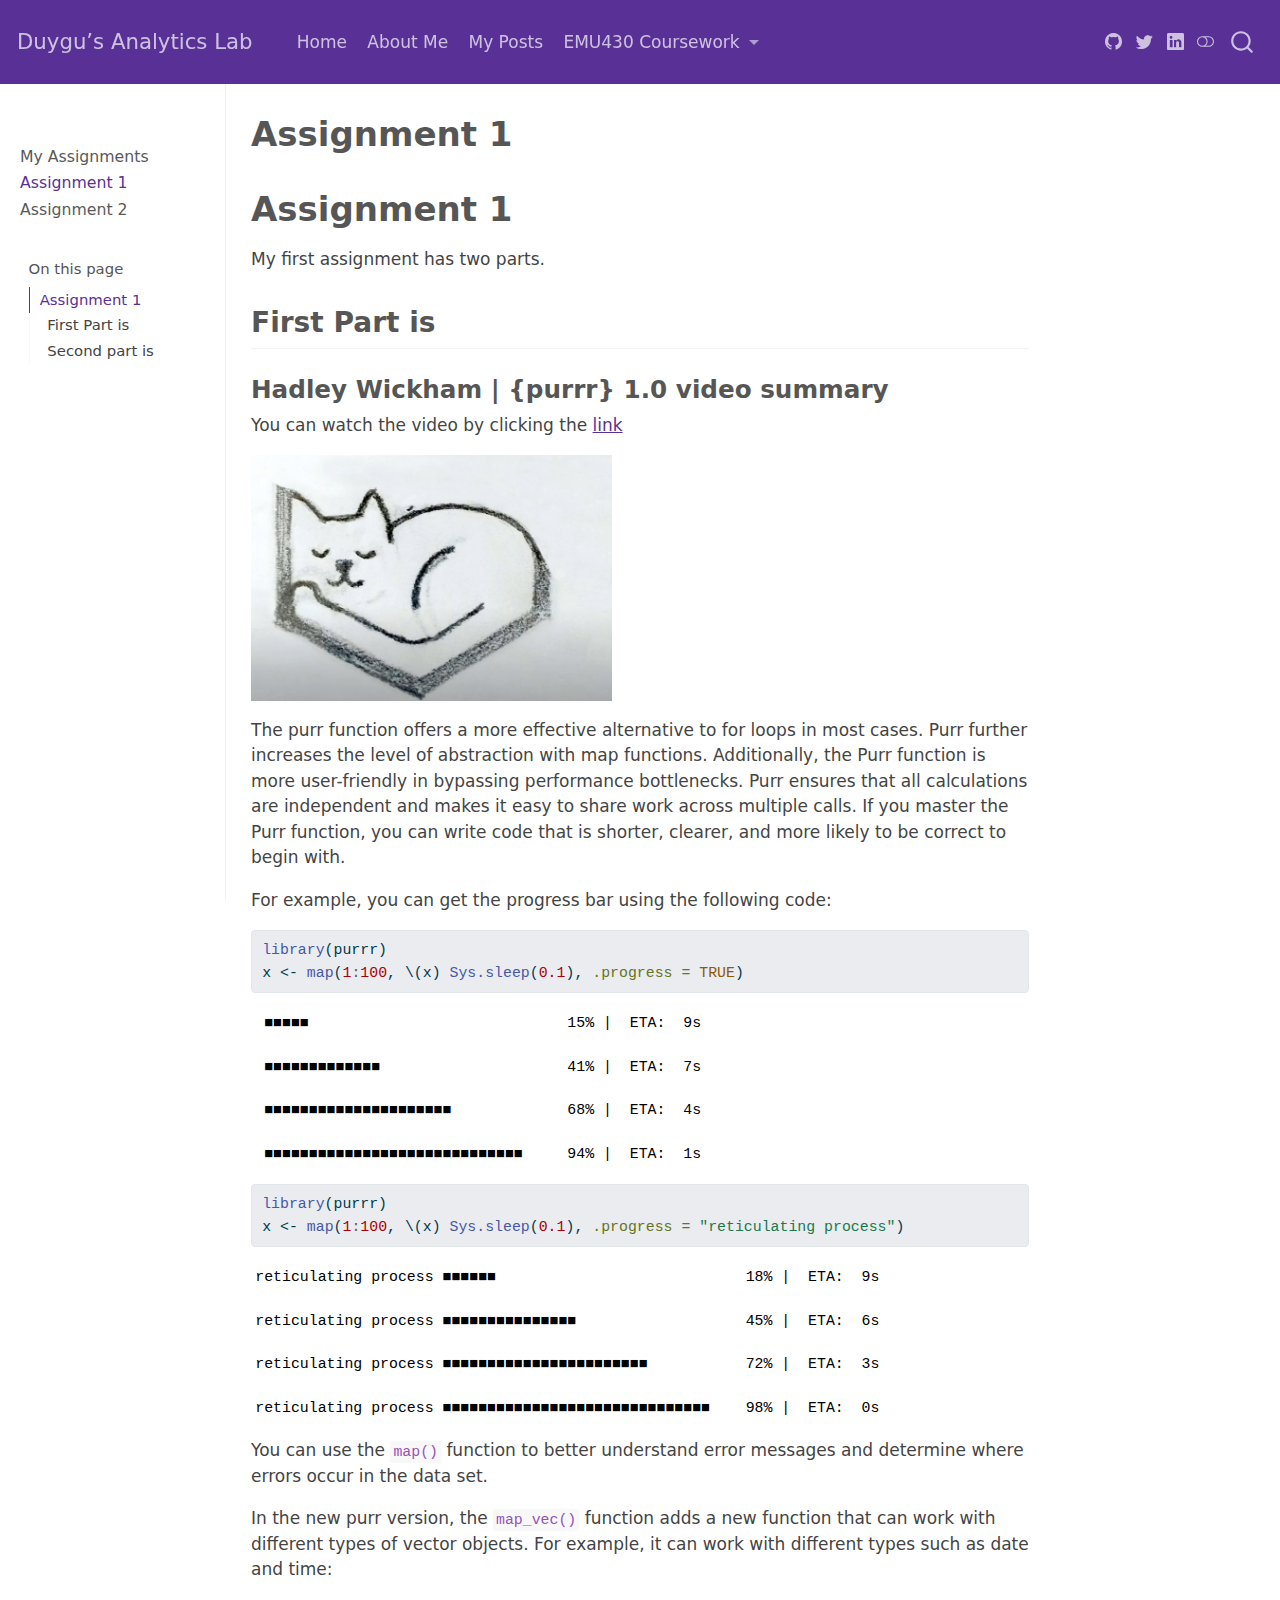
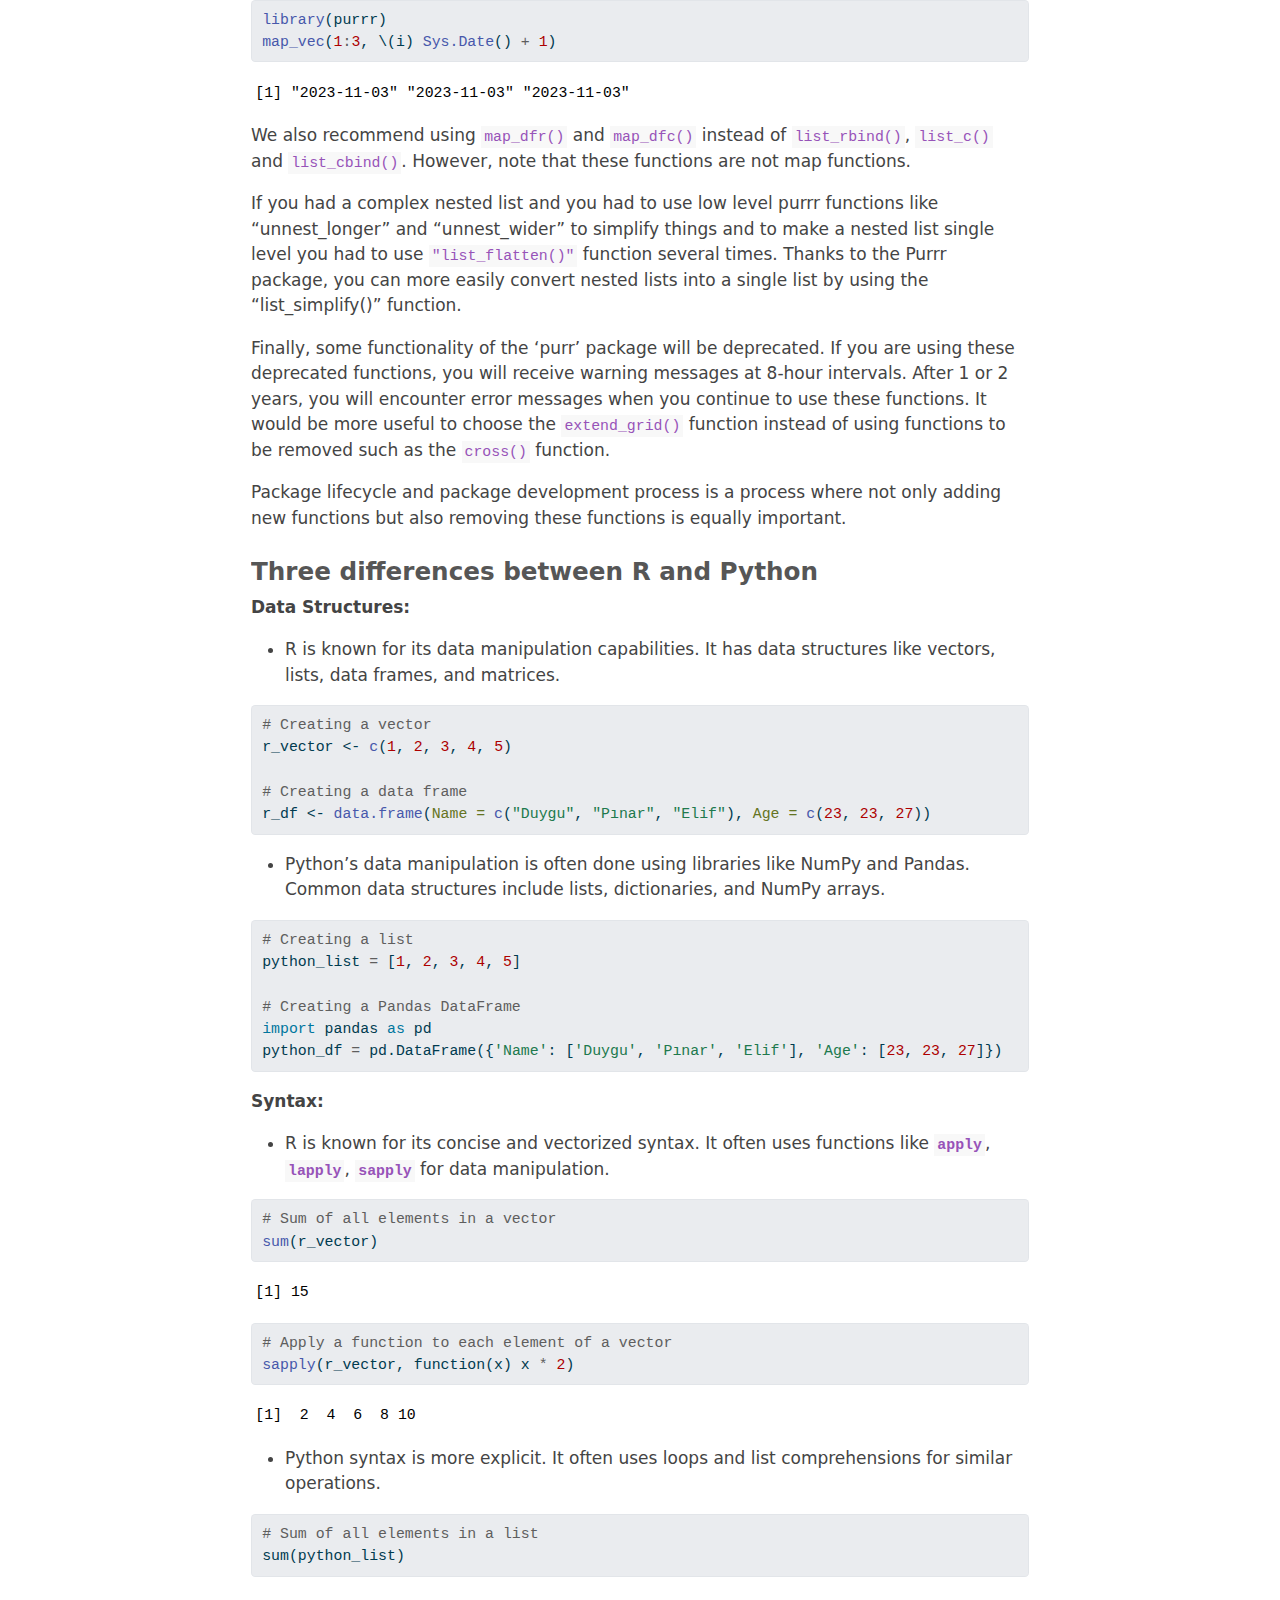
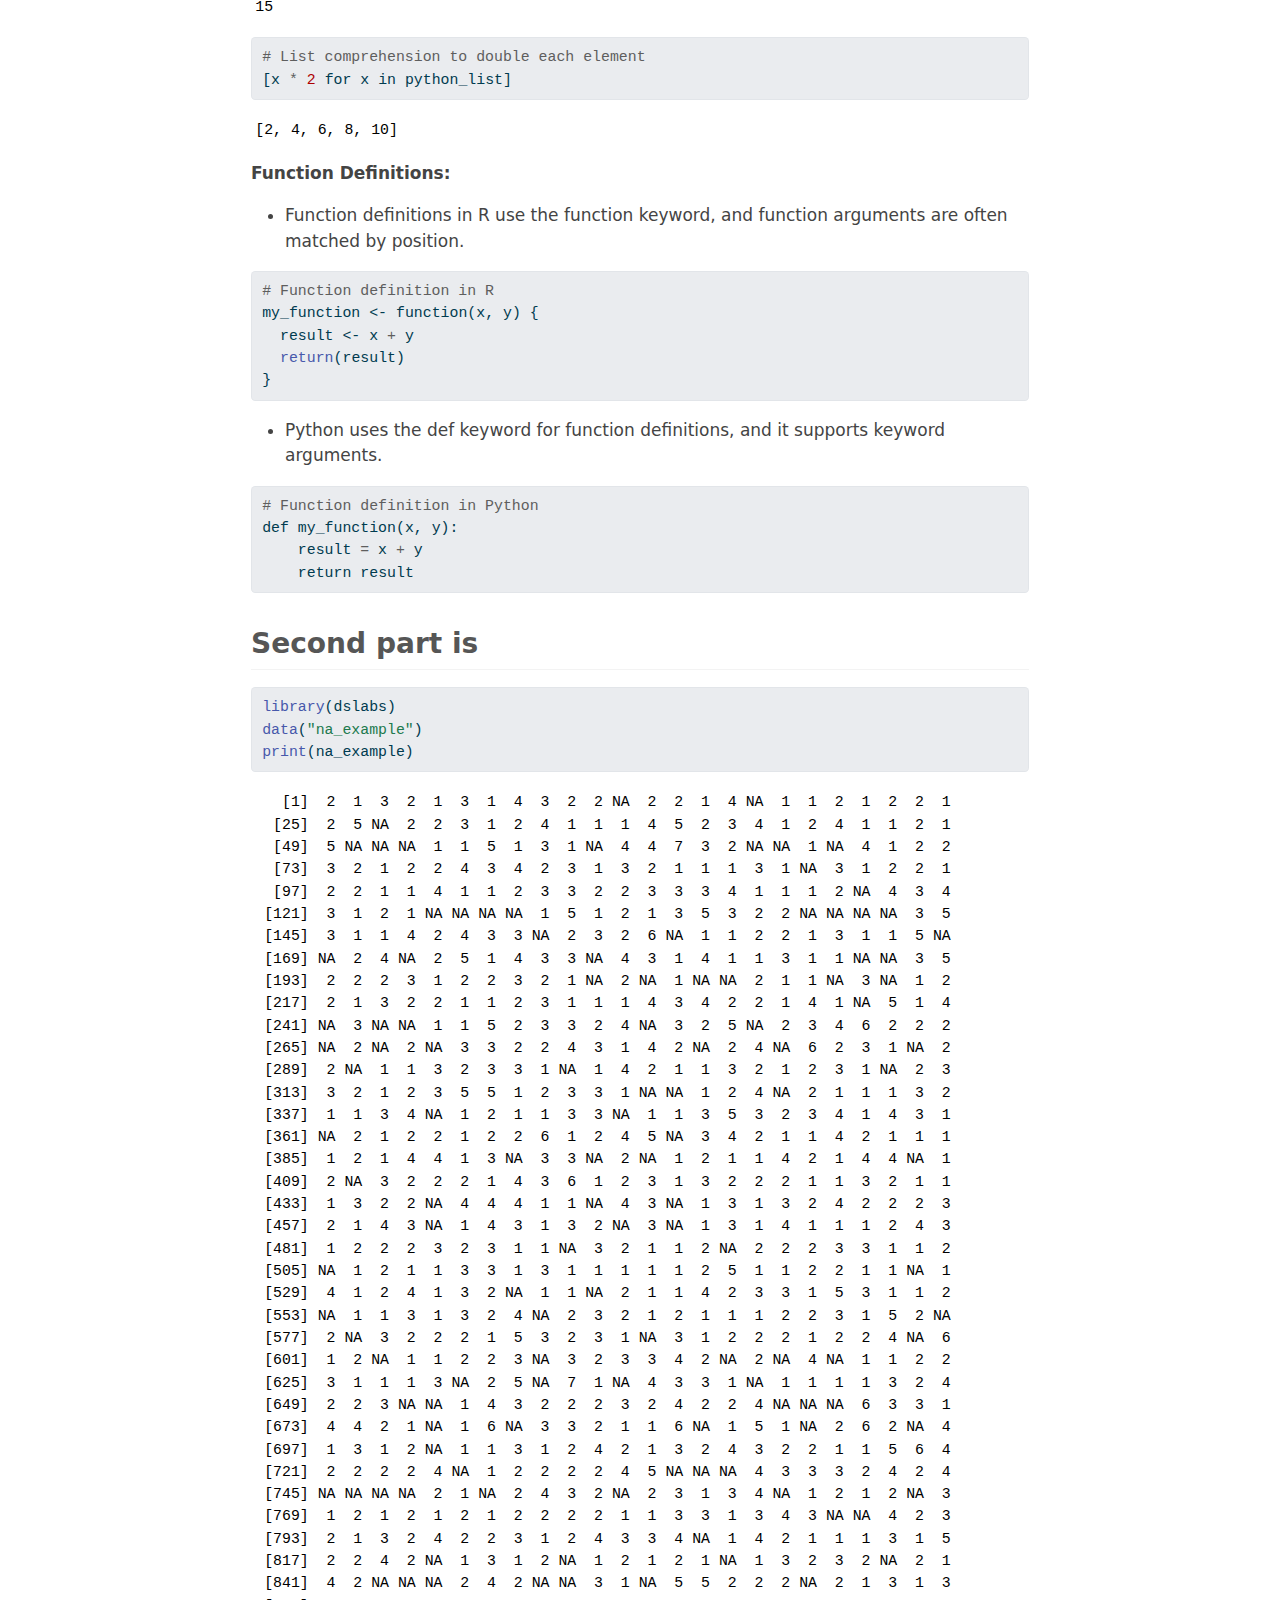
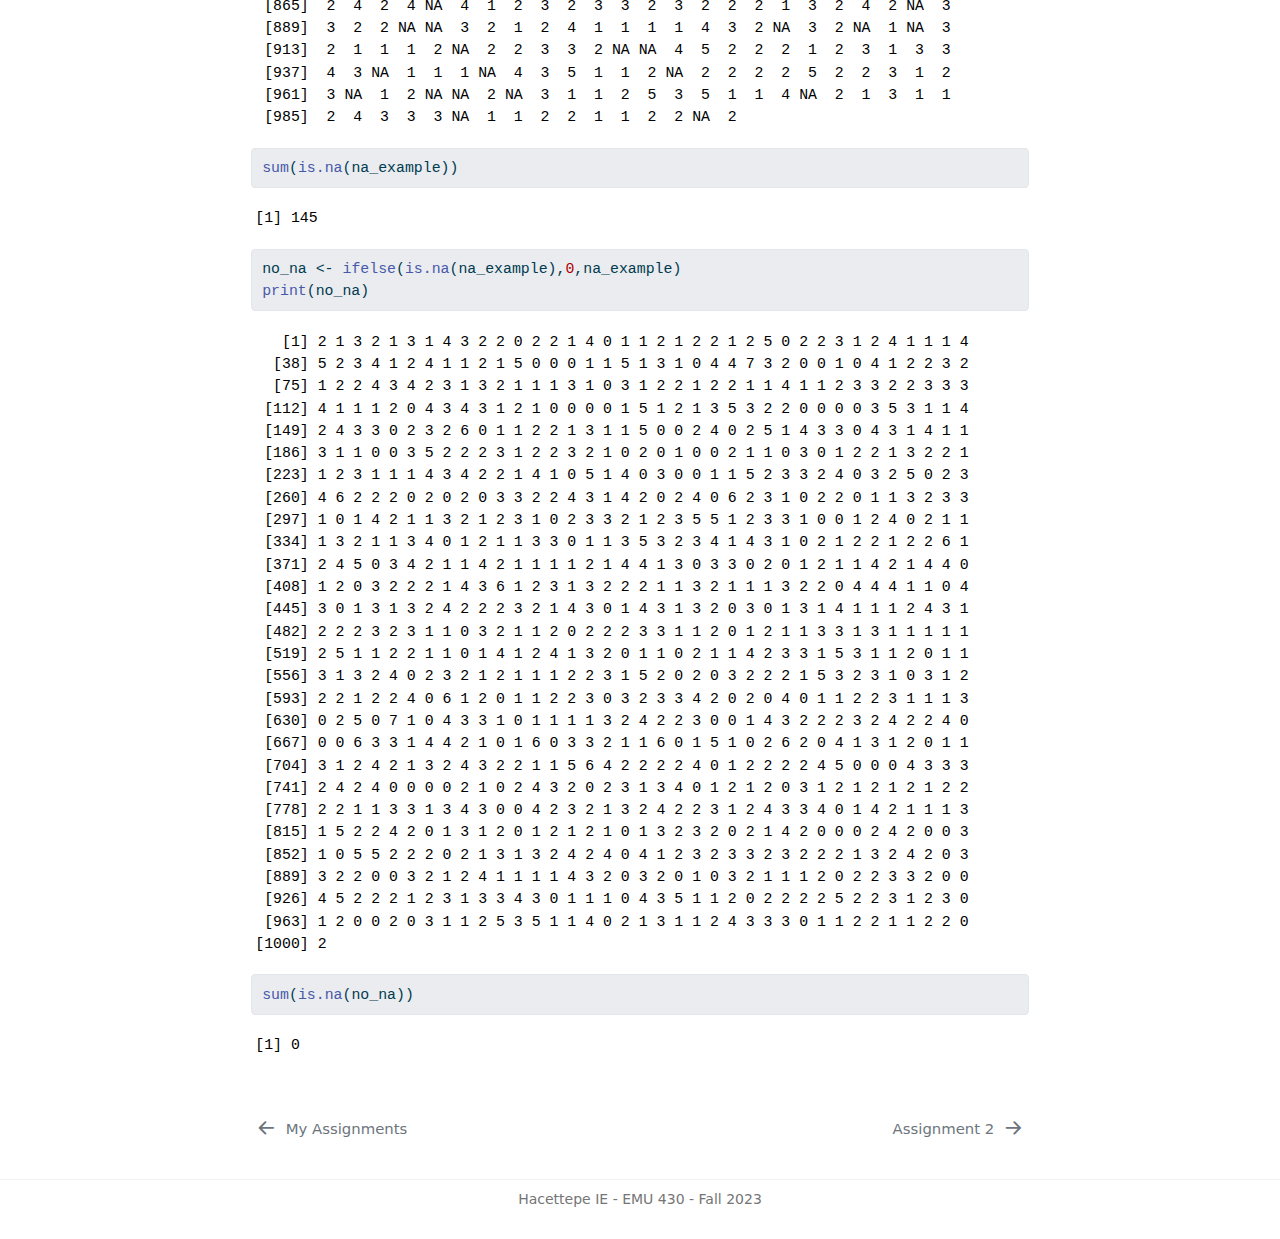
<file: docs/assignments/assignment-1.html>
<!DOCTYPE html>
<html xmlns="http://www.w3.org/1999/xhtml" lang="en" xml:lang="en"><head>

<meta charset="utf-8">
<meta name="generator" content="quarto-1.3.433">

<meta name="viewport" content="width=device-width, initial-scale=1.0, user-scalable=yes">


<title>Duygu’s Analytics Lab - Assignment 1</title>
<style>
code{white-space: pre-wrap;}
span.smallcaps{font-variant: small-caps;}
div.columns{display: flex; gap: min(4vw, 1.5em);}
div.column{flex: auto; overflow-x: auto;}
div.hanging-indent{margin-left: 1.5em; text-indent: -1.5em;}
ul.task-list{list-style: none;}
ul.task-list li input[type="checkbox"] {
  width: 0.8em;
  margin: 0 0.8em 0.2em -1em; /* quarto-specific, see https://github.com/quarto-dev/quarto-cli/issues/4556 */ 
  vertical-align: middle;
}
/* CSS for syntax highlighting */
pre > code.sourceCode { white-space: pre; position: relative; }
pre > code.sourceCode > span { display: inline-block; line-height: 1.25; }
pre > code.sourceCode > span:empty { height: 1.2em; }
.sourceCode { overflow: visible; }
code.sourceCode > span { color: inherit; text-decoration: inherit; }
div.sourceCode { margin: 1em 0; }
pre.sourceCode { margin: 0; }
@media screen {
div.sourceCode { overflow: auto; }
}
@media print {
pre > code.sourceCode { white-space: pre-wrap; }
pre > code.sourceCode > span { text-indent: -5em; padding-left: 5em; }
}
pre.numberSource code
  { counter-reset: source-line 0; }
pre.numberSource code > span
  { position: relative; left: -4em; counter-increment: source-line; }
pre.numberSource code > span > a:first-child::before
  { content: counter(source-line);
    position: relative; left: -1em; text-align: right; vertical-align: baseline;
    border: none; display: inline-block;
    -webkit-touch-callout: none; -webkit-user-select: none;
    -khtml-user-select: none; -moz-user-select: none;
    -ms-user-select: none; user-select: none;
    padding: 0 4px; width: 4em;
  }
pre.numberSource { margin-left: 3em;  padding-left: 4px; }
div.sourceCode
  {   }
@media screen {
pre > code.sourceCode > span > a:first-child::before { text-decoration: underline; }
}
</style>


<script src="../site_libs/quarto-nav/quarto-nav.js"></script>
<script src="../site_libs/quarto-nav/headroom.min.js"></script>
<script src="../site_libs/clipboard/clipboard.min.js"></script>
<script src="../site_libs/quarto-search/autocomplete.umd.js"></script>
<script src="../site_libs/quarto-search/fuse.min.js"></script>
<script src="../site_libs/quarto-search/quarto-search.js"></script>
<meta name="quarto:offset" content="../">
<link href="../assignments/assignment-2.html" rel="next">
<link href="../assignments.html" rel="prev">
<script src="../site_libs/quarto-html/quarto.js"></script>
<script src="../site_libs/quarto-html/popper.min.js"></script>
<script src="../site_libs/quarto-html/tippy.umd.min.js"></script>
<script src="../site_libs/quarto-html/anchor.min.js"></script>
<link href="../site_libs/quarto-html/tippy.css" rel="stylesheet">
<link href="../site_libs/quarto-html/quarto-syntax-highlighting.css" rel="stylesheet" class="quarto-color-scheme" id="quarto-text-highlighting-styles">
<link href="../site_libs/quarto-html/quarto-syntax-highlighting-dark.css" rel="prefetch" class="quarto-color-scheme quarto-color-alternate" id="quarto-text-highlighting-styles">
<script src="../site_libs/bootstrap/bootstrap.min.js"></script>
<link href="../site_libs/bootstrap/bootstrap-icons.css" rel="stylesheet">
<link href="../site_libs/bootstrap/bootstrap.min.css" rel="stylesheet" class="quarto-color-scheme" id="quarto-bootstrap" data-mode="light">
<link href="../site_libs/bootstrap/bootstrap-dark.min.css" rel="prefetch" class="quarto-color-scheme quarto-color-alternate" id="quarto-bootstrap" data-mode="dark">
<script id="quarto-search-options" type="application/json">{
  "location": "navbar",
  "copy-button": false,
  "collapse-after": 3,
  "panel-placement": "end",
  "type": "overlay",
  "limit": 20,
  "language": {
    "search-no-results-text": "No results",
    "search-matching-documents-text": "matching documents",
    "search-copy-link-title": "Copy link to search",
    "search-hide-matches-text": "Hide additional matches",
    "search-more-match-text": "more match in this document",
    "search-more-matches-text": "more matches in this document",
    "search-clear-button-title": "Clear",
    "search-detached-cancel-button-title": "Cancel",
    "search-submit-button-title": "Submit",
    "search-label": "Search"
  }
}</script>


<link rel="stylesheet" href="../styles.css">
</head>

<body class="nav-sidebar docked nav-fixed">

<div id="quarto-search-results"></div>
  <header id="quarto-header" class="headroom fixed-top">
    <nav class="navbar navbar-expand-lg navbar-dark ">
      <div class="navbar-container container-fluid">
      <div class="navbar-brand-container">
    <a class="navbar-brand" href="../index.html">
    <span class="navbar-title">Duygu’s Analytics Lab</span>
    </a>
  </div>
            <div id="quarto-search" class="" title="Search"></div>
          <button class="navbar-toggler" type="button" data-bs-toggle="collapse" data-bs-target="#navbarCollapse" aria-controls="navbarCollapse" aria-expanded="false" aria-label="Toggle navigation" onclick="if (window.quartoToggleHeadroom) { window.quartoToggleHeadroom(); }">
  <span class="navbar-toggler-icon"></span>
</button>
          <div class="collapse navbar-collapse" id="navbarCollapse">
            <ul class="navbar-nav navbar-nav-scroll me-auto">
  <li class="nav-item">
    <a class="nav-link" href="../index.html" rel="" target="">
 <span class="menu-text">Home</span></a>
  </li>  
  <li class="nav-item">
    <a class="nav-link" href="../about.html" rel="" target="">
 <span class="menu-text">About Me</span></a>
  </li>  
  <li class="nav-item">
    <a class="nav-link" href="../posts.html" rel="" target="">
 <span class="menu-text">My Posts</span></a>
  </li>  
  <li class="nav-item dropdown ">
    <a class="nav-link dropdown-toggle" href="#" id="nav-menu-emu430-coursework" role="button" data-bs-toggle="dropdown" aria-expanded="false" rel="" target="">
 <span class="menu-text">EMU430 Coursework</span>
    </a>
    <ul class="dropdown-menu" aria-labelledby="nav-menu-emu430-coursework">    
        <li>
    <a class="dropdown-item" href="../assignments.html" rel="" target="">
 <span class="dropdown-text">Assignments</span></a>
  </li>  
        <li>
    <a class="dropdown-item" href="../project.html" rel="" target="">
 <span class="dropdown-text">Project</span></a>
  </li>  
    </ul>
  </li>
</ul>
            <div class="quarto-navbar-tools ms-auto tools-wide">
    <a href="https://github.com/dygekn" rel="" title="" class="quarto-navigation-tool px-1" aria-label=""><i class="bi bi-github"></i></a>
    <a href="https://twitter.com" rel="" title="" class="quarto-navigation-tool px-1" aria-label=""><i class="bi bi-twitter"></i></a>
    <a href="https://linkedin.com/in/duygu-eken-818800192/" rel="" title="" class="quarto-navigation-tool px-1" aria-label=""><i class="bi bi-linkedin"></i></a>
  <a href="" class="quarto-color-scheme-toggle quarto-navigation-tool  px-1" onclick="window.quartoToggleColorScheme(); return false;" title="Toggle dark mode"><i class="bi"></i></a>
</div>
          </div> <!-- /navcollapse -->
      </div> <!-- /container-fluid -->
    </nav>
  <nav class="quarto-secondary-nav">
    <div class="container-fluid d-flex">
      <button type="button" class="quarto-btn-toggle btn" data-bs-toggle="collapse" data-bs-target="#quarto-sidebar,#quarto-sidebar-glass" aria-controls="quarto-sidebar" aria-expanded="false" aria-label="Toggle sidebar navigation" onclick="if (window.quartoToggleHeadroom) { window.quartoToggleHeadroom(); }">
        <i class="bi bi-layout-text-sidebar-reverse"></i>
      </button>
      <nav class="quarto-page-breadcrumbs" aria-label="breadcrumb"><ol class="breadcrumb"><li class="breadcrumb-item"><a href="../assignments/assignment-1.html">Assignment 1</a></li></ol></nav>
      <a class="flex-grow-1" role="button" data-bs-toggle="collapse" data-bs-target="#quarto-sidebar,#quarto-sidebar-glass" aria-controls="quarto-sidebar" aria-expanded="false" aria-label="Toggle sidebar navigation" onclick="if (window.quartoToggleHeadroom) { window.quartoToggleHeadroom(); }">      
      </a>
      <button type="button" class="btn quarto-search-button" aria-label="" onclick="window.quartoOpenSearch();">
        <i class="bi bi-search"></i>
      </button>
    </div>
  </nav>
</header>
<!-- content -->
<div id="quarto-content" class="quarto-container page-columns page-rows-contents page-layout-article page-navbar">
<!-- sidebar -->
  <nav id="quarto-sidebar" class="sidebar collapse collapse-horizontal sidebar-navigation docked overflow-auto">
        <div class="mt-2 flex-shrink-0 align-items-center">
        <div class="sidebar-search">
        <div id="quarto-search" class="" title="Search"></div>
        </div>
        </div>
    <div class="sidebar-menu-container"> 
    <ul class="list-unstyled mt-1">
        <li class="sidebar-item">
  <div class="sidebar-item-container"> 
  <a href="../assignments.html" class="sidebar-item-text sidebar-link">
 <span class="menu-text">My Assignments</span></a>
  </div>
</li>
        <li class="sidebar-item">
  <div class="sidebar-item-container"> 
  <a href="../assignments/assignment-1.html" class="sidebar-item-text sidebar-link active">
 <span class="menu-text">Assignment 1</span></a>
  </div>
</li>
        <li class="sidebar-item">
  <div class="sidebar-item-container"> 
  <a href="../assignments/assignment-2.html" class="sidebar-item-text sidebar-link">
 <span class="menu-text">Assignment 2</span></a>
  </div>
</li>
    </ul>
    </div>
    <nav id="TOC" role="doc-toc" class="toc-active">
    <h2 id="toc-title">On this page</h2>
   
  <ul>
  <li><a href="#assignment-1" id="toc-assignment-1" class="nav-link active" data-scroll-target="#assignment-1">Assignment 1</a>
  <ul class="collapse">
  <li><a href="#first-part-is" id="toc-first-part-is" class="nav-link" data-scroll-target="#first-part-is">First Part is</a>
  <ul class="collapse">
  <li><a href="#hadley-wickham-purrr-1.0-video-summary" id="toc-hadley-wickham-purrr-1.0-video-summary" class="nav-link" data-scroll-target="#hadley-wickham-purrr-1.0-video-summary">Hadley Wickham | {purrr} 1.0 video summary</a></li>
  <li><a href="#three-differences-between-r-and-python" id="toc-three-differences-between-r-and-python" class="nav-link" data-scroll-target="#three-differences-between-r-and-python">Three differences between R and Python</a></li>
  </ul></li>
  <li><a href="#second-part-is" id="toc-second-part-is" class="nav-link" data-scroll-target="#second-part-is">Second part is</a></li>
  </ul></li>
  </ul>
</nav>
</nav>
<div id="quarto-sidebar-glass" data-bs-toggle="collapse" data-bs-target="#quarto-sidebar,#quarto-sidebar-glass"></div>
<!-- margin-sidebar -->
    <div id="quarto-margin-sidebar" class="sidebar margin-sidebar">
    </div>
<!-- main -->
<main class="content" id="quarto-document-content">

<header id="title-block-header" class="quarto-title-block default">
<div class="quarto-title">
<h1 class="title">Assignment 1</h1>
</div>



<div class="quarto-title-meta">

    
  
    
  </div>
  

</header>

<section id="assignment-1" class="level1">
<h1>Assignment 1</h1>
<p>My first assignment has two parts.</p>
<section id="first-part-is" class="level2">
<h2 class="anchored" data-anchor-id="first-part-is">First Part is</h2>
<section id="hadley-wickham-purrr-1.0-video-summary" class="level3">
<h3 class="anchored" data-anchor-id="hadley-wickham-purrr-1.0-video-summary">Hadley Wickham | {purrr} 1.0 video summary</h3>
<p>You can watch the video by clicking the <a href="https://www.youtube.com/watch?v=EGAs7zuRutY&amp;list=PL9HYL-VRX0oTOK4cpbCbRk15K2roEgzVW&amp;index=5">link</a></p>
<p><img src="images/Ekran görüntüsü 2023-11-01 000846.png" class="img-fluid" width="361"></p>
<p>The purr function offers a more effective alternative to for loops in most cases. Purr further increases the level of abstraction with map functions. Additionally, the Purr function is more user-friendly in bypassing performance bottlenecks. Purr ensures that all calculations are independent and makes it easy to share work across multiple calls. If you master the Purr function, you can write code that is shorter, clearer, and more likely to be correct to begin with.</p>
<p>For example, you can get the progress bar using the following code:</p>
<div class="cell">
<div class="sourceCode cell-code" id="cb1"><pre class="sourceCode r code-with-copy"><code class="sourceCode r"><span id="cb1-1"><a href="#cb1-1" aria-hidden="true" tabindex="-1"></a><span class="fu">library</span>(purrr)</span>
<span id="cb1-2"><a href="#cb1-2" aria-hidden="true" tabindex="-1"></a>x <span class="ot">&lt;-</span> <span class="fu">map</span>(<span class="dv">1</span><span class="sc">:</span><span class="dv">100</span>, \(x) <span class="fu">Sys.sleep</span>(<span class="fl">0.1</span>), <span class="at">.progress =</span> <span class="cn">TRUE</span>)</span></code><button title="Copy to Clipboard" class="code-copy-button"><i class="bi"></i></button></pre></div>
<div class="cell-output cell-output-stderr">
<pre><code> ■■■■■                             15% |  ETA:  9s</code></pre>
</div>
<div class="cell-output cell-output-stderr">
<pre><code> ■■■■■■■■■■■■■                     41% |  ETA:  7s</code></pre>
</div>
<div class="cell-output cell-output-stderr">
<pre><code> ■■■■■■■■■■■■■■■■■■■■■             68% |  ETA:  4s</code></pre>
</div>
<div class="cell-output cell-output-stderr">
<pre><code> ■■■■■■■■■■■■■■■■■■■■■■■■■■■■■     94% |  ETA:  1s</code></pre>
</div>
</div>
<div class="cell">
<div class="sourceCode cell-code" id="cb6"><pre class="sourceCode r code-with-copy"><code class="sourceCode r"><span id="cb6-1"><a href="#cb6-1" aria-hidden="true" tabindex="-1"></a><span class="fu">library</span>(purrr)</span>
<span id="cb6-2"><a href="#cb6-2" aria-hidden="true" tabindex="-1"></a>x <span class="ot">&lt;-</span> <span class="fu">map</span>(<span class="dv">1</span><span class="sc">:</span><span class="dv">100</span>, \(x) <span class="fu">Sys.sleep</span>(<span class="fl">0.1</span>), <span class="at">.progress =</span> <span class="st">"reticulating process"</span>)</span></code><button title="Copy to Clipboard" class="code-copy-button"><i class="bi"></i></button></pre></div>
<div class="cell-output cell-output-stderr">
<pre><code>reticulating process ■■■■■■                            18% |  ETA:  9s</code></pre>
</div>
<div class="cell-output cell-output-stderr">
<pre><code>reticulating process ■■■■■■■■■■■■■■■                   45% |  ETA:  6s</code></pre>
</div>
<div class="cell-output cell-output-stderr">
<pre><code>reticulating process ■■■■■■■■■■■■■■■■■■■■■■■           72% |  ETA:  3s</code></pre>
</div>
<div class="cell-output cell-output-stderr">
<pre><code>reticulating process ■■■■■■■■■■■■■■■■■■■■■■■■■■■■■■    98% |  ETA:  0s</code></pre>
</div>
</div>
<p>You can use the <code>map()</code> function to better understand error messages and determine where errors occur in the data set.</p>
<p>In the new purr version, the <code>map_vec()</code> function adds a new function that can work with different types of vector objects. For example, it can work with different types such as date and time:</p>
<div class="cell">
<div class="sourceCode cell-code" id="cb11"><pre class="sourceCode r code-with-copy"><code class="sourceCode r"><span id="cb11-1"><a href="#cb11-1" aria-hidden="true" tabindex="-1"></a><span class="fu">library</span>(purrr)</span>
<span id="cb11-2"><a href="#cb11-2" aria-hidden="true" tabindex="-1"></a><span class="fu">map_vec</span>(<span class="dv">1</span><span class="sc">:</span><span class="dv">3</span>, \(i) <span class="fu">Sys.Date</span>() <span class="sc">+</span> <span class="dv">1</span>)</span></code><button title="Copy to Clipboard" class="code-copy-button"><i class="bi"></i></button></pre></div>
<div class="cell-output cell-output-stdout">
<pre><code>[1] "2023-11-03" "2023-11-03" "2023-11-03"</code></pre>
</div>
</div>
<p>We also recommend using <code>map_dfr()</code> and <code>map_dfc()</code> instead of <code>list_rbind()</code>, <code>list_c()</code> and <code>list_cbind()</code>. However, note that these functions are not map functions.</p>
<p>If you had a complex nested list and you had to use low level purrr functions like “unnest_longer” and “unnest_wider” to simplify things and to make a nested list single level you had to use <code>"list_flatten()"</code> function several times. Thanks to the Purrr package, you can more easily convert nested lists into a single list by using the “list_simplify()” function.</p>
<p>Finally, some functionality of the ‘purr’ package will be deprecated. If you are using these deprecated functions, you will receive warning messages at 8-hour intervals. After 1 or 2 years, you will encounter error messages when you continue to use these functions. It would be more useful to choose the <code>extend_grid()</code> function instead of using functions to be removed such as the <code>cross()</code> function.</p>
<p>Package lifecycle and package development process is a process where not only adding new functions but also removing these functions is equally important.</p>
</section>
<section id="three-differences-between-r-and-python" class="level3">
<h3 class="anchored" data-anchor-id="three-differences-between-r-and-python">Three differences between R and Python</h3>
<p><strong>Data Structures:</strong></p>
<ul>
<li>R is known for its data manipulation capabilities. It has data structures like vectors, lists, data frames, and matrices.</li>
</ul>
<div class="cell">
<div class="sourceCode cell-code" id="cb13"><pre class="sourceCode r code-with-copy"><code class="sourceCode r"><span id="cb13-1"><a href="#cb13-1" aria-hidden="true" tabindex="-1"></a><span class="co"># Creating a vector</span></span>
<span id="cb13-2"><a href="#cb13-2" aria-hidden="true" tabindex="-1"></a>r_vector <span class="ot">&lt;-</span> <span class="fu">c</span>(<span class="dv">1</span>, <span class="dv">2</span>, <span class="dv">3</span>, <span class="dv">4</span>, <span class="dv">5</span>)</span>
<span id="cb13-3"><a href="#cb13-3" aria-hidden="true" tabindex="-1"></a></span>
<span id="cb13-4"><a href="#cb13-4" aria-hidden="true" tabindex="-1"></a><span class="co"># Creating a data frame</span></span>
<span id="cb13-5"><a href="#cb13-5" aria-hidden="true" tabindex="-1"></a>r_df <span class="ot">&lt;-</span> <span class="fu">data.frame</span>(<span class="at">Name =</span> <span class="fu">c</span>(<span class="st">"Duygu"</span>, <span class="st">"Pınar"</span>, <span class="st">"Elif"</span>), <span class="at">Age =</span> <span class="fu">c</span>(<span class="dv">23</span>, <span class="dv">23</span>, <span class="dv">27</span>))</span></code><button title="Copy to Clipboard" class="code-copy-button"><i class="bi"></i></button></pre></div>
</div>
<ul>
<li>Python’s data manipulation is often done using libraries like NumPy and Pandas. Common data structures include lists, dictionaries, and NumPy arrays.</li>
</ul>
<div class="cell">
<div class="sourceCode cell-code" id="cb14"><pre class="sourceCode python code-with-copy"><code class="sourceCode python"><span id="cb14-1"><a href="#cb14-1" aria-hidden="true" tabindex="-1"></a><span class="co"># Creating a list</span></span>
<span id="cb14-2"><a href="#cb14-2" aria-hidden="true" tabindex="-1"></a>python_list <span class="op">=</span> [<span class="dv">1</span>, <span class="dv">2</span>, <span class="dv">3</span>, <span class="dv">4</span>, <span class="dv">5</span>]</span>
<span id="cb14-3"><a href="#cb14-3" aria-hidden="true" tabindex="-1"></a></span>
<span id="cb14-4"><a href="#cb14-4" aria-hidden="true" tabindex="-1"></a><span class="co"># Creating a Pandas DataFrame</span></span>
<span id="cb14-5"><a href="#cb14-5" aria-hidden="true" tabindex="-1"></a><span class="im">import</span> pandas <span class="im">as</span> pd</span>
<span id="cb14-6"><a href="#cb14-6" aria-hidden="true" tabindex="-1"></a>python_df <span class="op">=</span> pd.DataFrame({<span class="st">'Name'</span>: [<span class="st">'Duygu'</span>, <span class="st">'Pınar'</span>, <span class="st">'Elif'</span>], <span class="st">'Age'</span>: [<span class="dv">23</span>, <span class="dv">23</span>, <span class="dv">27</span>]})</span></code><button title="Copy to Clipboard" class="code-copy-button"><i class="bi"></i></button></pre></div>
</div>
<p><strong>Syntax:</strong></p>
<ul>
<li>R is known for its concise and vectorized syntax. It often uses functions like <strong><code>apply</code></strong>, <strong><code>lapply</code></strong>, <strong><code>sapply</code></strong> for data manipulation.</li>
</ul>
<div class="cell">
<div class="sourceCode cell-code" id="cb15"><pre class="sourceCode r code-with-copy"><code class="sourceCode r"><span id="cb15-1"><a href="#cb15-1" aria-hidden="true" tabindex="-1"></a><span class="co"># Sum of all elements in a vector</span></span>
<span id="cb15-2"><a href="#cb15-2" aria-hidden="true" tabindex="-1"></a><span class="fu">sum</span>(r_vector)</span></code><button title="Copy to Clipboard" class="code-copy-button"><i class="bi"></i></button></pre></div>
<div class="cell-output cell-output-stdout">
<pre><code>[1] 15</code></pre>
</div>
<div class="sourceCode cell-code" id="cb17"><pre class="sourceCode r code-with-copy"><code class="sourceCode r"><span id="cb17-1"><a href="#cb17-1" aria-hidden="true" tabindex="-1"></a><span class="co"># Apply a function to each element of a vector</span></span>
<span id="cb17-2"><a href="#cb17-2" aria-hidden="true" tabindex="-1"></a><span class="fu">sapply</span>(r_vector, <span class="cf">function</span>(x) x <span class="sc">*</span> <span class="dv">2</span>)</span></code><button title="Copy to Clipboard" class="code-copy-button"><i class="bi"></i></button></pre></div>
<div class="cell-output cell-output-stdout">
<pre><code>[1]  2  4  6  8 10</code></pre>
</div>
</div>
<ul>
<li>Python syntax is more explicit. It often uses loops and list comprehensions for similar operations.</li>
</ul>
<div class="cell">
<div class="sourceCode cell-code" id="cb19"><pre class="sourceCode python code-with-copy"><code class="sourceCode python"><span id="cb19-1"><a href="#cb19-1" aria-hidden="true" tabindex="-1"></a><span class="co"># Sum of all elements in a list</span></span>
<span id="cb19-2"><a href="#cb19-2" aria-hidden="true" tabindex="-1"></a><span class="bu">sum</span>(python_list)</span></code><button title="Copy to Clipboard" class="code-copy-button"><i class="bi"></i></button></pre></div>
<div class="cell-output cell-output-stdout">
<pre><code>15</code></pre>
</div>
<div class="sourceCode cell-code" id="cb21"><pre class="sourceCode python code-with-copy"><code class="sourceCode python"><span id="cb21-1"><a href="#cb21-1" aria-hidden="true" tabindex="-1"></a><span class="co"># List comprehension to double each element</span></span>
<span id="cb21-2"><a href="#cb21-2" aria-hidden="true" tabindex="-1"></a>[x <span class="op">*</span> <span class="dv">2</span> <span class="cf">for</span> x <span class="kw">in</span> python_list]</span></code><button title="Copy to Clipboard" class="code-copy-button"><i class="bi"></i></button></pre></div>
<div class="cell-output cell-output-stdout">
<pre><code>[2, 4, 6, 8, 10]</code></pre>
</div>
</div>
<p><strong>Function Definitions:</strong></p>
<ul>
<li>Function definitions in R use the function keyword, and function arguments are often matched by position.</li>
</ul>
<div class="cell">
<div class="sourceCode cell-code" id="cb23"><pre class="sourceCode r code-with-copy"><code class="sourceCode r"><span id="cb23-1"><a href="#cb23-1" aria-hidden="true" tabindex="-1"></a><span class="co"># Function definition in R</span></span>
<span id="cb23-2"><a href="#cb23-2" aria-hidden="true" tabindex="-1"></a>my_function <span class="ot">&lt;-</span> <span class="cf">function</span>(x, y) {</span>
<span id="cb23-3"><a href="#cb23-3" aria-hidden="true" tabindex="-1"></a>  result <span class="ot">&lt;-</span> x <span class="sc">+</span> y</span>
<span id="cb23-4"><a href="#cb23-4" aria-hidden="true" tabindex="-1"></a>  <span class="fu">return</span>(result)</span>
<span id="cb23-5"><a href="#cb23-5" aria-hidden="true" tabindex="-1"></a>}</span></code><button title="Copy to Clipboard" class="code-copy-button"><i class="bi"></i></button></pre></div>
</div>
<ul>
<li>Python uses the def keyword for function definitions, and it supports keyword arguments.</li>
</ul>
<div class="cell">
<div class="sourceCode cell-code" id="cb24"><pre class="sourceCode python code-with-copy"><code class="sourceCode python"><span id="cb24-1"><a href="#cb24-1" aria-hidden="true" tabindex="-1"></a><span class="co"># Function definition in Python</span></span>
<span id="cb24-2"><a href="#cb24-2" aria-hidden="true" tabindex="-1"></a><span class="kw">def</span> my_function(x, y):</span>
<span id="cb24-3"><a href="#cb24-3" aria-hidden="true" tabindex="-1"></a>    result <span class="op">=</span> x <span class="op">+</span> y</span>
<span id="cb24-4"><a href="#cb24-4" aria-hidden="true" tabindex="-1"></a>    <span class="cf">return</span> result</span></code><button title="Copy to Clipboard" class="code-copy-button"><i class="bi"></i></button></pre></div>
</div>
</section>
</section>
<section id="second-part-is" class="level2">
<h2 class="anchored" data-anchor-id="second-part-is">Second part is</h2>
<div class="cell">
<div class="sourceCode cell-code" id="cb25"><pre class="sourceCode r code-with-copy"><code class="sourceCode r"><span id="cb25-1"><a href="#cb25-1" aria-hidden="true" tabindex="-1"></a><span class="fu">library</span>(dslabs)</span>
<span id="cb25-2"><a href="#cb25-2" aria-hidden="true" tabindex="-1"></a><span class="fu">data</span>(<span class="st">"na_example"</span>)</span>
<span id="cb25-3"><a href="#cb25-3" aria-hidden="true" tabindex="-1"></a><span class="fu">print</span>(na_example)</span></code><button title="Copy to Clipboard" class="code-copy-button"><i class="bi"></i></button></pre></div>
<div class="cell-output cell-output-stdout">
<pre><code>   [1]  2  1  3  2  1  3  1  4  3  2  2 NA  2  2  1  4 NA  1  1  2  1  2  2  1
  [25]  2  5 NA  2  2  3  1  2  4  1  1  1  4  5  2  3  4  1  2  4  1  1  2  1
  [49]  5 NA NA NA  1  1  5  1  3  1 NA  4  4  7  3  2 NA NA  1 NA  4  1  2  2
  [73]  3  2  1  2  2  4  3  4  2  3  1  3  2  1  1  1  3  1 NA  3  1  2  2  1
  [97]  2  2  1  1  4  1  1  2  3  3  2  2  3  3  3  4  1  1  1  2 NA  4  3  4
 [121]  3  1  2  1 NA NA NA NA  1  5  1  2  1  3  5  3  2  2 NA NA NA NA  3  5
 [145]  3  1  1  4  2  4  3  3 NA  2  3  2  6 NA  1  1  2  2  1  3  1  1  5 NA
 [169] NA  2  4 NA  2  5  1  4  3  3 NA  4  3  1  4  1  1  3  1  1 NA NA  3  5
 [193]  2  2  2  3  1  2  2  3  2  1 NA  2 NA  1 NA NA  2  1  1 NA  3 NA  1  2
 [217]  2  1  3  2  2  1  1  2  3  1  1  1  4  3  4  2  2  1  4  1 NA  5  1  4
 [241] NA  3 NA NA  1  1  5  2  3  3  2  4 NA  3  2  5 NA  2  3  4  6  2  2  2
 [265] NA  2 NA  2 NA  3  3  2  2  4  3  1  4  2 NA  2  4 NA  6  2  3  1 NA  2
 [289]  2 NA  1  1  3  2  3  3  1 NA  1  4  2  1  1  3  2  1  2  3  1 NA  2  3
 [313]  3  2  1  2  3  5  5  1  2  3  3  1 NA NA  1  2  4 NA  2  1  1  1  3  2
 [337]  1  1  3  4 NA  1  2  1  1  3  3 NA  1  1  3  5  3  2  3  4  1  4  3  1
 [361] NA  2  1  2  2  1  2  2  6  1  2  4  5 NA  3  4  2  1  1  4  2  1  1  1
 [385]  1  2  1  4  4  1  3 NA  3  3 NA  2 NA  1  2  1  1  4  2  1  4  4 NA  1
 [409]  2 NA  3  2  2  2  1  4  3  6  1  2  3  1  3  2  2  2  1  1  3  2  1  1
 [433]  1  3  2  2 NA  4  4  4  1  1 NA  4  3 NA  1  3  1  3  2  4  2  2  2  3
 [457]  2  1  4  3 NA  1  4  3  1  3  2 NA  3 NA  1  3  1  4  1  1  1  2  4  3
 [481]  1  2  2  2  3  2  3  1  1 NA  3  2  1  1  2 NA  2  2  2  3  3  1  1  2
 [505] NA  1  2  1  1  3  3  1  3  1  1  1  1  1  2  5  1  1  2  2  1  1 NA  1
 [529]  4  1  2  4  1  3  2 NA  1  1 NA  2  1  1  4  2  3  3  1  5  3  1  1  2
 [553] NA  1  1  3  1  3  2  4 NA  2  3  2  1  2  1  1  1  2  2  3  1  5  2 NA
 [577]  2 NA  3  2  2  2  1  5  3  2  3  1 NA  3  1  2  2  2  1  2  2  4 NA  6
 [601]  1  2 NA  1  1  2  2  3 NA  3  2  3  3  4  2 NA  2 NA  4 NA  1  1  2  2
 [625]  3  1  1  1  3 NA  2  5 NA  7  1 NA  4  3  3  1 NA  1  1  1  1  3  2  4
 [649]  2  2  3 NA NA  1  4  3  2  2  2  3  2  4  2  2  4 NA NA NA  6  3  3  1
 [673]  4  4  2  1 NA  1  6 NA  3  3  2  1  1  6 NA  1  5  1 NA  2  6  2 NA  4
 [697]  1  3  1  2 NA  1  1  3  1  2  4  2  1  3  2  4  3  2  2  1  1  5  6  4
 [721]  2  2  2  2  4 NA  1  2  2  2  2  4  5 NA NA NA  4  3  3  3  2  4  2  4
 [745] NA NA NA NA  2  1 NA  2  4  3  2 NA  2  3  1  3  4 NA  1  2  1  2 NA  3
 [769]  1  2  1  2  1  2  1  2  2  2  2  1  1  3  3  1  3  4  3 NA NA  4  2  3
 [793]  2  1  3  2  4  2  2  3  1  2  4  3  3  4 NA  1  4  2  1  1  1  3  1  5
 [817]  2  2  4  2 NA  1  3  1  2 NA  1  2  1  2  1 NA  1  3  2  3  2 NA  2  1
 [841]  4  2 NA NA NA  2  4  2 NA NA  3  1 NA  5  5  2  2  2 NA  2  1  3  1  3
 [865]  2  4  2  4 NA  4  1  2  3  2  3  3  2  3  2  2  2  1  3  2  4  2 NA  3
 [889]  3  2  2 NA NA  3  2  1  2  4  1  1  1  1  4  3  2 NA  3  2 NA  1 NA  3
 [913]  2  1  1  1  2 NA  2  2  3  3  2 NA NA  4  5  2  2  2  1  2  3  1  3  3
 [937]  4  3 NA  1  1  1 NA  4  3  5  1  1  2 NA  2  2  2  2  5  2  2  3  1  2
 [961]  3 NA  1  2 NA NA  2 NA  3  1  1  2  5  3  5  1  1  4 NA  2  1  3  1  1
 [985]  2  4  3  3  3 NA  1  1  2  2  1  1  2  2 NA  2</code></pre>
</div>
<div class="sourceCode cell-code" id="cb27"><pre class="sourceCode r code-with-copy"><code class="sourceCode r"><span id="cb27-1"><a href="#cb27-1" aria-hidden="true" tabindex="-1"></a><span class="fu">sum</span>(<span class="fu">is.na</span>(na_example))</span></code><button title="Copy to Clipboard" class="code-copy-button"><i class="bi"></i></button></pre></div>
<div class="cell-output cell-output-stdout">
<pre><code>[1] 145</code></pre>
</div>
<div class="sourceCode cell-code" id="cb29"><pre class="sourceCode r code-with-copy"><code class="sourceCode r"><span id="cb29-1"><a href="#cb29-1" aria-hidden="true" tabindex="-1"></a>no_na <span class="ot">&lt;-</span> <span class="fu">ifelse</span>(<span class="fu">is.na</span>(na_example),<span class="dv">0</span>,na_example)</span>
<span id="cb29-2"><a href="#cb29-2" aria-hidden="true" tabindex="-1"></a><span class="fu">print</span>(no_na)</span></code><button title="Copy to Clipboard" class="code-copy-button"><i class="bi"></i></button></pre></div>
<div class="cell-output cell-output-stdout">
<pre><code>   [1] 2 1 3 2 1 3 1 4 3 2 2 0 2 2 1 4 0 1 1 2 1 2 2 1 2 5 0 2 2 3 1 2 4 1 1 1 4
  [38] 5 2 3 4 1 2 4 1 1 2 1 5 0 0 0 1 1 5 1 3 1 0 4 4 7 3 2 0 0 1 0 4 1 2 2 3 2
  [75] 1 2 2 4 3 4 2 3 1 3 2 1 1 1 3 1 0 3 1 2 2 1 2 2 1 1 4 1 1 2 3 3 2 2 3 3 3
 [112] 4 1 1 1 2 0 4 3 4 3 1 2 1 0 0 0 0 1 5 1 2 1 3 5 3 2 2 0 0 0 0 3 5 3 1 1 4
 [149] 2 4 3 3 0 2 3 2 6 0 1 1 2 2 1 3 1 1 5 0 0 2 4 0 2 5 1 4 3 3 0 4 3 1 4 1 1
 [186] 3 1 1 0 0 3 5 2 2 2 3 1 2 2 3 2 1 0 2 0 1 0 0 2 1 1 0 3 0 1 2 2 1 3 2 2 1
 [223] 1 2 3 1 1 1 4 3 4 2 2 1 4 1 0 5 1 4 0 3 0 0 1 1 5 2 3 3 2 4 0 3 2 5 0 2 3
 [260] 4 6 2 2 2 0 2 0 2 0 3 3 2 2 4 3 1 4 2 0 2 4 0 6 2 3 1 0 2 2 0 1 1 3 2 3 3
 [297] 1 0 1 4 2 1 1 3 2 1 2 3 1 0 2 3 3 2 1 2 3 5 5 1 2 3 3 1 0 0 1 2 4 0 2 1 1
 [334] 1 3 2 1 1 3 4 0 1 2 1 1 3 3 0 1 1 3 5 3 2 3 4 1 4 3 1 0 2 1 2 2 1 2 2 6 1
 [371] 2 4 5 0 3 4 2 1 1 4 2 1 1 1 1 2 1 4 4 1 3 0 3 3 0 2 0 1 2 1 1 4 2 1 4 4 0
 [408] 1 2 0 3 2 2 2 1 4 3 6 1 2 3 1 3 2 2 2 1 1 3 2 1 1 1 3 2 2 0 4 4 4 1 1 0 4
 [445] 3 0 1 3 1 3 2 4 2 2 2 3 2 1 4 3 0 1 4 3 1 3 2 0 3 0 1 3 1 4 1 1 1 2 4 3 1
 [482] 2 2 2 3 2 3 1 1 0 3 2 1 1 2 0 2 2 2 3 3 1 1 2 0 1 2 1 1 3 3 1 3 1 1 1 1 1
 [519] 2 5 1 1 2 2 1 1 0 1 4 1 2 4 1 3 2 0 1 1 0 2 1 1 4 2 3 3 1 5 3 1 1 2 0 1 1
 [556] 3 1 3 2 4 0 2 3 2 1 2 1 1 1 2 2 3 1 5 2 0 2 0 3 2 2 2 1 5 3 2 3 1 0 3 1 2
 [593] 2 2 1 2 2 4 0 6 1 2 0 1 1 2 2 3 0 3 2 3 3 4 2 0 2 0 4 0 1 1 2 2 3 1 1 1 3
 [630] 0 2 5 0 7 1 0 4 3 3 1 0 1 1 1 1 3 2 4 2 2 3 0 0 1 4 3 2 2 2 3 2 4 2 2 4 0
 [667] 0 0 6 3 3 1 4 4 2 1 0 1 6 0 3 3 2 1 1 6 0 1 5 1 0 2 6 2 0 4 1 3 1 2 0 1 1
 [704] 3 1 2 4 2 1 3 2 4 3 2 2 1 1 5 6 4 2 2 2 2 4 0 1 2 2 2 2 4 5 0 0 0 4 3 3 3
 [741] 2 4 2 4 0 0 0 0 2 1 0 2 4 3 2 0 2 3 1 3 4 0 1 2 1 2 0 3 1 2 1 2 1 2 1 2 2
 [778] 2 2 1 1 3 3 1 3 4 3 0 0 4 2 3 2 1 3 2 4 2 2 3 1 2 4 3 3 4 0 1 4 2 1 1 1 3
 [815] 1 5 2 2 4 2 0 1 3 1 2 0 1 2 1 2 1 0 1 3 2 3 2 0 2 1 4 2 0 0 0 2 4 2 0 0 3
 [852] 1 0 5 5 2 2 2 0 2 1 3 1 3 2 4 2 4 0 4 1 2 3 2 3 3 2 3 2 2 2 1 3 2 4 2 0 3
 [889] 3 2 2 0 0 3 2 1 2 4 1 1 1 1 4 3 2 0 3 2 0 1 0 3 2 1 1 1 2 0 2 2 3 3 2 0 0
 [926] 4 5 2 2 2 1 2 3 1 3 3 4 3 0 1 1 1 0 4 3 5 1 1 2 0 2 2 2 2 5 2 2 3 1 2 3 0
 [963] 1 2 0 0 2 0 3 1 1 2 5 3 5 1 1 4 0 2 1 3 1 1 2 4 3 3 3 0 1 1 2 2 1 1 2 2 0
[1000] 2</code></pre>
</div>
<div class="sourceCode cell-code" id="cb31"><pre class="sourceCode r code-with-copy"><code class="sourceCode r"><span id="cb31-1"><a href="#cb31-1" aria-hidden="true" tabindex="-1"></a><span class="fu">sum</span>(<span class="fu">is.na</span>(no_na))</span></code><button title="Copy to Clipboard" class="code-copy-button"><i class="bi"></i></button></pre></div>
<div class="cell-output cell-output-stdout">
<pre><code>[1] 0</code></pre>
</div>
</div>


</section>
</section>

<a onclick="window.scrollTo(0, 0); return false;" role="button" id="quarto-back-to-top"><i class="bi bi-arrow-up"></i> Back to top</a></main> <!-- /main -->
<script id="quarto-html-after-body" type="application/javascript">
window.document.addEventListener("DOMContentLoaded", function (event) {
  const toggleBodyColorMode = (bsSheetEl) => {
    const mode = bsSheetEl.getAttribute("data-mode");
    const bodyEl = window.document.querySelector("body");
    if (mode === "dark") {
      bodyEl.classList.add("quarto-dark");
      bodyEl.classList.remove("quarto-light");
    } else {
      bodyEl.classList.add("quarto-light");
      bodyEl.classList.remove("quarto-dark");
    }
  }
  const toggleBodyColorPrimary = () => {
    const bsSheetEl = window.document.querySelector("link#quarto-bootstrap");
    if (bsSheetEl) {
      toggleBodyColorMode(bsSheetEl);
    }
  }
  toggleBodyColorPrimary();  
  const disableStylesheet = (stylesheets) => {
    for (let i=0; i < stylesheets.length; i++) {
      const stylesheet = stylesheets[i];
      stylesheet.rel = 'prefetch';
    }
  }
  const enableStylesheet = (stylesheets) => {
    for (let i=0; i < stylesheets.length; i++) {
      const stylesheet = stylesheets[i];
      stylesheet.rel = 'stylesheet';
    }
  }
  const manageTransitions = (selector, allowTransitions) => {
    const els = window.document.querySelectorAll(selector);
    for (let i=0; i < els.length; i++) {
      const el = els[i];
      if (allowTransitions) {
        el.classList.remove('notransition');
      } else {
        el.classList.add('notransition');
      }
    }
  }
  const toggleColorMode = (alternate) => {
    // Switch the stylesheets
    const alternateStylesheets = window.document.querySelectorAll('link.quarto-color-scheme.quarto-color-alternate');
    manageTransitions('#quarto-margin-sidebar .nav-link', false);
    if (alternate) {
      enableStylesheet(alternateStylesheets);
      for (const sheetNode of alternateStylesheets) {
        if (sheetNode.id === "quarto-bootstrap") {
          toggleBodyColorMode(sheetNode);
        }
      }
    } else {
      disableStylesheet(alternateStylesheets);
      toggleBodyColorPrimary();
    }
    manageTransitions('#quarto-margin-sidebar .nav-link', true);
    // Switch the toggles
    const toggles = window.document.querySelectorAll('.quarto-color-scheme-toggle');
    for (let i=0; i < toggles.length; i++) {
      const toggle = toggles[i];
      if (toggle) {
        if (alternate) {
          toggle.classList.add("alternate");     
        } else {
          toggle.classList.remove("alternate");
        }
      }
    }
    // Hack to workaround the fact that safari doesn't
    // properly recolor the scrollbar when toggling (#1455)
    if (navigator.userAgent.indexOf('Safari') > 0 && navigator.userAgent.indexOf('Chrome') == -1) {
      manageTransitions("body", false);
      window.scrollTo(0, 1);
      setTimeout(() => {
        window.scrollTo(0, 0);
        manageTransitions("body", true);
      }, 40);  
    }
  }
  const isFileUrl = () => { 
    return window.location.protocol === 'file:';
  }
  const hasAlternateSentinel = () => {  
    let styleSentinel = getColorSchemeSentinel();
    if (styleSentinel !== null) {
      return styleSentinel === "alternate";
    } else {
      return false;
    }
  }
  const setStyleSentinel = (alternate) => {
    const value = alternate ? "alternate" : "default";
    if (!isFileUrl()) {
      window.localStorage.setItem("quarto-color-scheme", value);
    } else {
      localAlternateSentinel = value;
    }
  }
  const getColorSchemeSentinel = () => {
    if (!isFileUrl()) {
      const storageValue = window.localStorage.getItem("quarto-color-scheme");
      return storageValue != null ? storageValue : localAlternateSentinel;
    } else {
      return localAlternateSentinel;
    }
  }
  let localAlternateSentinel = 'default';
  // Dark / light mode switch
  window.quartoToggleColorScheme = () => {
    // Read the current dark / light value 
    let toAlternate = !hasAlternateSentinel();
    toggleColorMode(toAlternate);
    setStyleSentinel(toAlternate);
  };
  // Ensure there is a toggle, if there isn't float one in the top right
  if (window.document.querySelector('.quarto-color-scheme-toggle') === null) {
    const a = window.document.createElement('a');
    a.classList.add('top-right');
    a.classList.add('quarto-color-scheme-toggle');
    a.href = "";
    a.onclick = function() { try { window.quartoToggleColorScheme(); } catch {} return false; };
    const i = window.document.createElement("i");
    i.classList.add('bi');
    a.appendChild(i);
    window.document.body.appendChild(a);
  }
  // Switch to dark mode if need be
  if (hasAlternateSentinel()) {
    toggleColorMode(true);
  } else {
    toggleColorMode(false);
  }
  const icon = "";
  const anchorJS = new window.AnchorJS();
  anchorJS.options = {
    placement: 'right',
    icon: icon
  };
  anchorJS.add('.anchored');
  const isCodeAnnotation = (el) => {
    for (const clz of el.classList) {
      if (clz.startsWith('code-annotation-')) {                     
        return true;
      }
    }
    return false;
  }
  const clipboard = new window.ClipboardJS('.code-copy-button', {
    text: function(trigger) {
      const codeEl = trigger.previousElementSibling.cloneNode(true);
      for (const childEl of codeEl.children) {
        if (isCodeAnnotation(childEl)) {
          childEl.remove();
        }
      }
      return codeEl.innerText;
    }
  });
  clipboard.on('success', function(e) {
    // button target
    const button = e.trigger;
    // don't keep focus
    button.blur();
    // flash "checked"
    button.classList.add('code-copy-button-checked');
    var currentTitle = button.getAttribute("title");
    button.setAttribute("title", "Copied!");
    let tooltip;
    if (window.bootstrap) {
      button.setAttribute("data-bs-toggle", "tooltip");
      button.setAttribute("data-bs-placement", "left");
      button.setAttribute("data-bs-title", "Copied!");
      tooltip = new bootstrap.Tooltip(button, 
        { trigger: "manual", 
          customClass: "code-copy-button-tooltip",
          offset: [0, -8]});
      tooltip.show();    
    }
    setTimeout(function() {
      if (tooltip) {
        tooltip.hide();
        button.removeAttribute("data-bs-title");
        button.removeAttribute("data-bs-toggle");
        button.removeAttribute("data-bs-placement");
      }
      button.setAttribute("title", currentTitle);
      button.classList.remove('code-copy-button-checked');
    }, 1000);
    // clear code selection
    e.clearSelection();
  });
  function tippyHover(el, contentFn) {
    const config = {
      allowHTML: true,
      content: contentFn,
      maxWidth: 500,
      delay: 100,
      arrow: false,
      appendTo: function(el) {
          return el.parentElement;
      },
      interactive: true,
      interactiveBorder: 10,
      theme: 'quarto',
      placement: 'bottom-start'
    };
    window.tippy(el, config); 
  }
  const noterefs = window.document.querySelectorAll('a[role="doc-noteref"]');
  for (var i=0; i<noterefs.length; i++) {
    const ref = noterefs[i];
    tippyHover(ref, function() {
      // use id or data attribute instead here
      let href = ref.getAttribute('data-footnote-href') || ref.getAttribute('href');
      try { href = new URL(href).hash; } catch {}
      const id = href.replace(/^#\/?/, "");
      const note = window.document.getElementById(id);
      return note.innerHTML;
    });
  }
      let selectedAnnoteEl;
      const selectorForAnnotation = ( cell, annotation) => {
        let cellAttr = 'data-code-cell="' + cell + '"';
        let lineAttr = 'data-code-annotation="' +  annotation + '"';
        const selector = 'span[' + cellAttr + '][' + lineAttr + ']';
        return selector;
      }
      const selectCodeLines = (annoteEl) => {
        const doc = window.document;
        const targetCell = annoteEl.getAttribute("data-target-cell");
        const targetAnnotation = annoteEl.getAttribute("data-target-annotation");
        const annoteSpan = window.document.querySelector(selectorForAnnotation(targetCell, targetAnnotation));
        const lines = annoteSpan.getAttribute("data-code-lines").split(",");
        const lineIds = lines.map((line) => {
          return targetCell + "-" + line;
        })
        let top = null;
        let height = null;
        let parent = null;
        if (lineIds.length > 0) {
            //compute the position of the single el (top and bottom and make a div)
            const el = window.document.getElementById(lineIds[0]);
            top = el.offsetTop;
            height = el.offsetHeight;
            parent = el.parentElement.parentElement;
          if (lineIds.length > 1) {
            const lastEl = window.document.getElementById(lineIds[lineIds.length - 1]);
            const bottom = lastEl.offsetTop + lastEl.offsetHeight;
            height = bottom - top;
          }
          if (top !== null && height !== null && parent !== null) {
            // cook up a div (if necessary) and position it 
            let div = window.document.getElementById("code-annotation-line-highlight");
            if (div === null) {
              div = window.document.createElement("div");
              div.setAttribute("id", "code-annotation-line-highlight");
              div.style.position = 'absolute';
              parent.appendChild(div);
            }
            div.style.top = top - 2 + "px";
            div.style.height = height + 4 + "px";
            let gutterDiv = window.document.getElementById("code-annotation-line-highlight-gutter");
            if (gutterDiv === null) {
              gutterDiv = window.document.createElement("div");
              gutterDiv.setAttribute("id", "code-annotation-line-highlight-gutter");
              gutterDiv.style.position = 'absolute';
              const codeCell = window.document.getElementById(targetCell);
              const gutter = codeCell.querySelector('.code-annotation-gutter');
              gutter.appendChild(gutterDiv);
            }
            gutterDiv.style.top = top - 2 + "px";
            gutterDiv.style.height = height + 4 + "px";
          }
          selectedAnnoteEl = annoteEl;
        }
      };
      const unselectCodeLines = () => {
        const elementsIds = ["code-annotation-line-highlight", "code-annotation-line-highlight-gutter"];
        elementsIds.forEach((elId) => {
          const div = window.document.getElementById(elId);
          if (div) {
            div.remove();
          }
        });
        selectedAnnoteEl = undefined;
      };
      // Attach click handler to the DT
      const annoteDls = window.document.querySelectorAll('dt[data-target-cell]');
      for (const annoteDlNode of annoteDls) {
        annoteDlNode.addEventListener('click', (event) => {
          const clickedEl = event.target;
          if (clickedEl !== selectedAnnoteEl) {
            unselectCodeLines();
            const activeEl = window.document.querySelector('dt[data-target-cell].code-annotation-active');
            if (activeEl) {
              activeEl.classList.remove('code-annotation-active');
            }
            selectCodeLines(clickedEl);
            clickedEl.classList.add('code-annotation-active');
          } else {
            // Unselect the line
            unselectCodeLines();
            clickedEl.classList.remove('code-annotation-active');
          }
        });
      }
  const findCites = (el) => {
    const parentEl = el.parentElement;
    if (parentEl) {
      const cites = parentEl.dataset.cites;
      if (cites) {
        return {
          el,
          cites: cites.split(' ')
        };
      } else {
        return findCites(el.parentElement)
      }
    } else {
      return undefined;
    }
  };
  var bibliorefs = window.document.querySelectorAll('a[role="doc-biblioref"]');
  for (var i=0; i<bibliorefs.length; i++) {
    const ref = bibliorefs[i];
    const citeInfo = findCites(ref);
    if (citeInfo) {
      tippyHover(citeInfo.el, function() {
        var popup = window.document.createElement('div');
        citeInfo.cites.forEach(function(cite) {
          var citeDiv = window.document.createElement('div');
          citeDiv.classList.add('hanging-indent');
          citeDiv.classList.add('csl-entry');
          var biblioDiv = window.document.getElementById('ref-' + cite);
          if (biblioDiv) {
            citeDiv.innerHTML = biblioDiv.innerHTML;
          }
          popup.appendChild(citeDiv);
        });
        return popup.innerHTML;
      });
    }
  }
});
</script>
<nav class="page-navigation">
  <div class="nav-page nav-page-previous">
      <a href="../assignments.html" class="pagination-link">
        <i class="bi bi-arrow-left-short"></i> <span class="nav-page-text">My Assignments</span>
      </a>          
  </div>
  <div class="nav-page nav-page-next">
      <a href="../assignments/assignment-2.html" class="pagination-link">
        <span class="nav-page-text">Assignment 2</span> <i class="bi bi-arrow-right-short"></i>
      </a>
  </div>
</nav>
</div> <!-- /content -->
<footer class="footer">
  <div class="nav-footer">
    <div class="nav-footer-left">
      &nbsp;
    </div>   
    <div class="nav-footer-center">Hacettepe IE - EMU 430 - Fall 2023</div>
    <div class="nav-footer-right">
      &nbsp;
    </div>
  </div>
</footer>



</body></html>
</file>
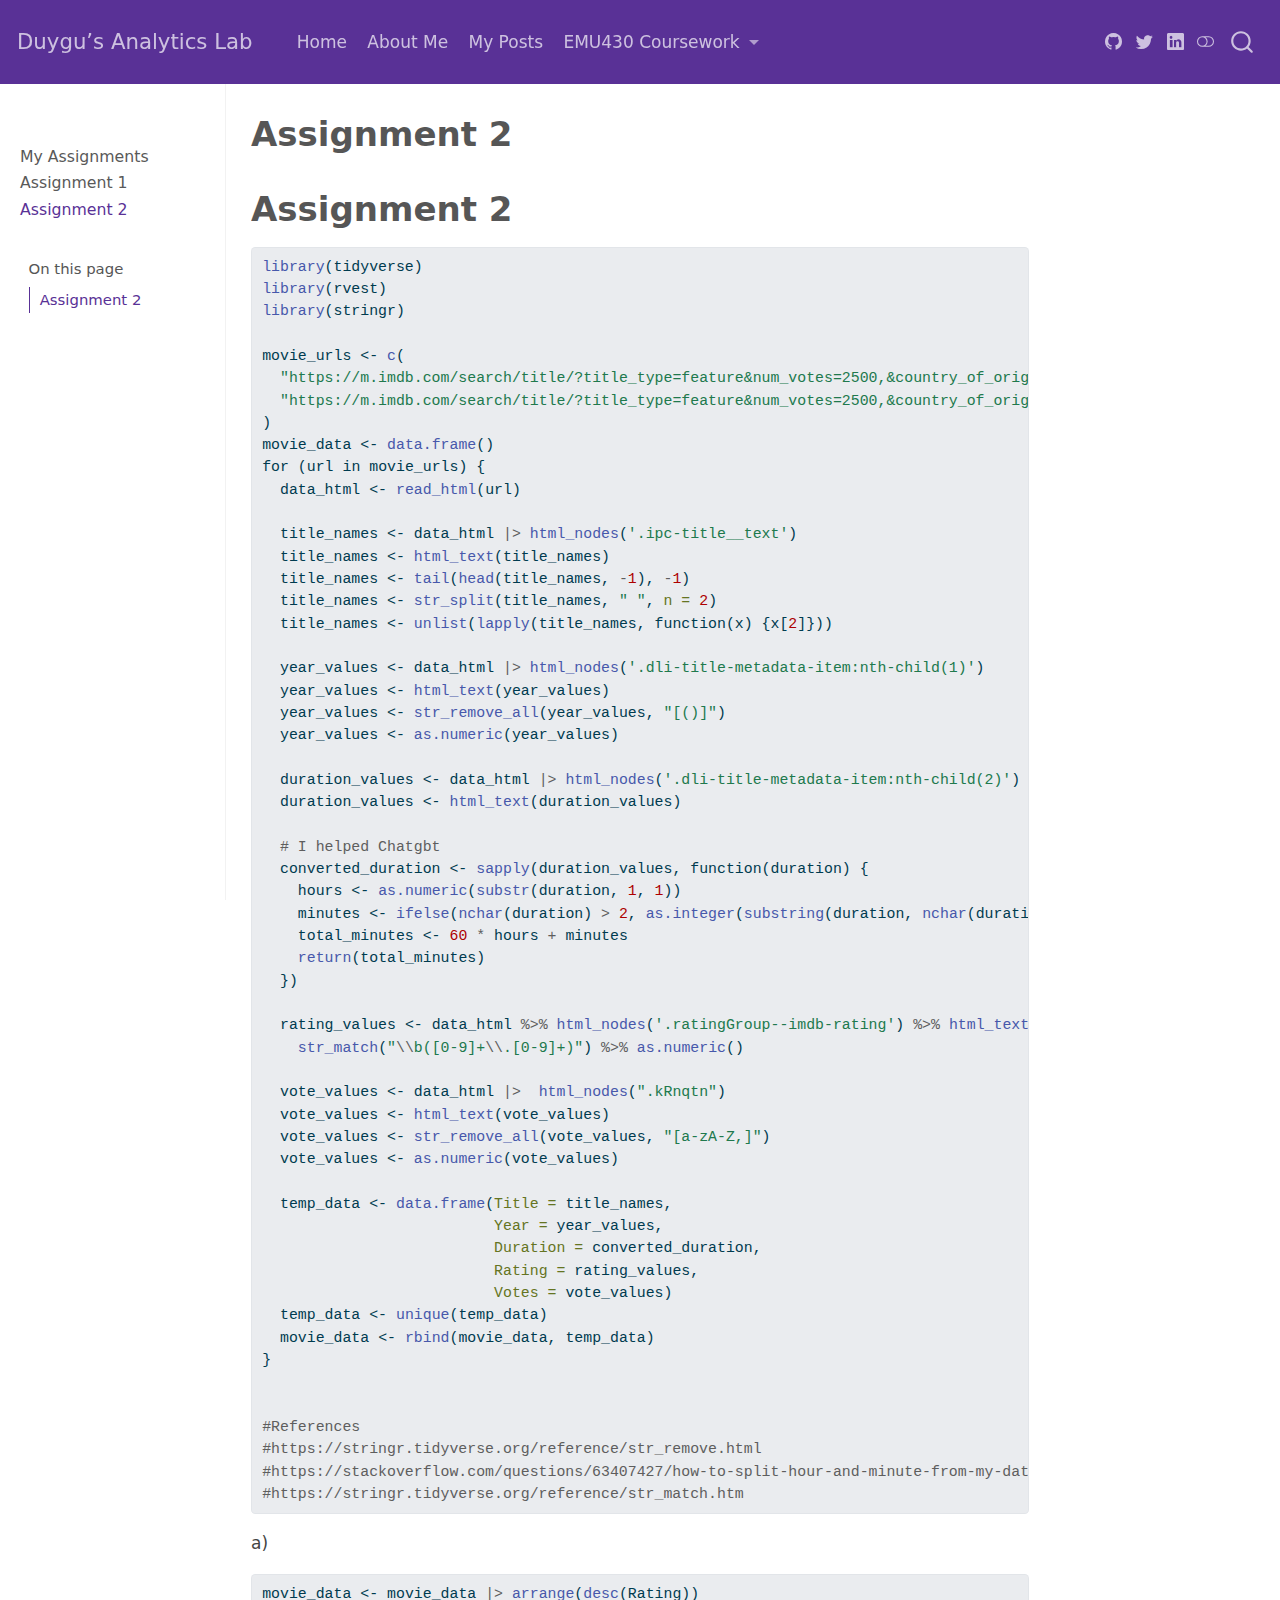
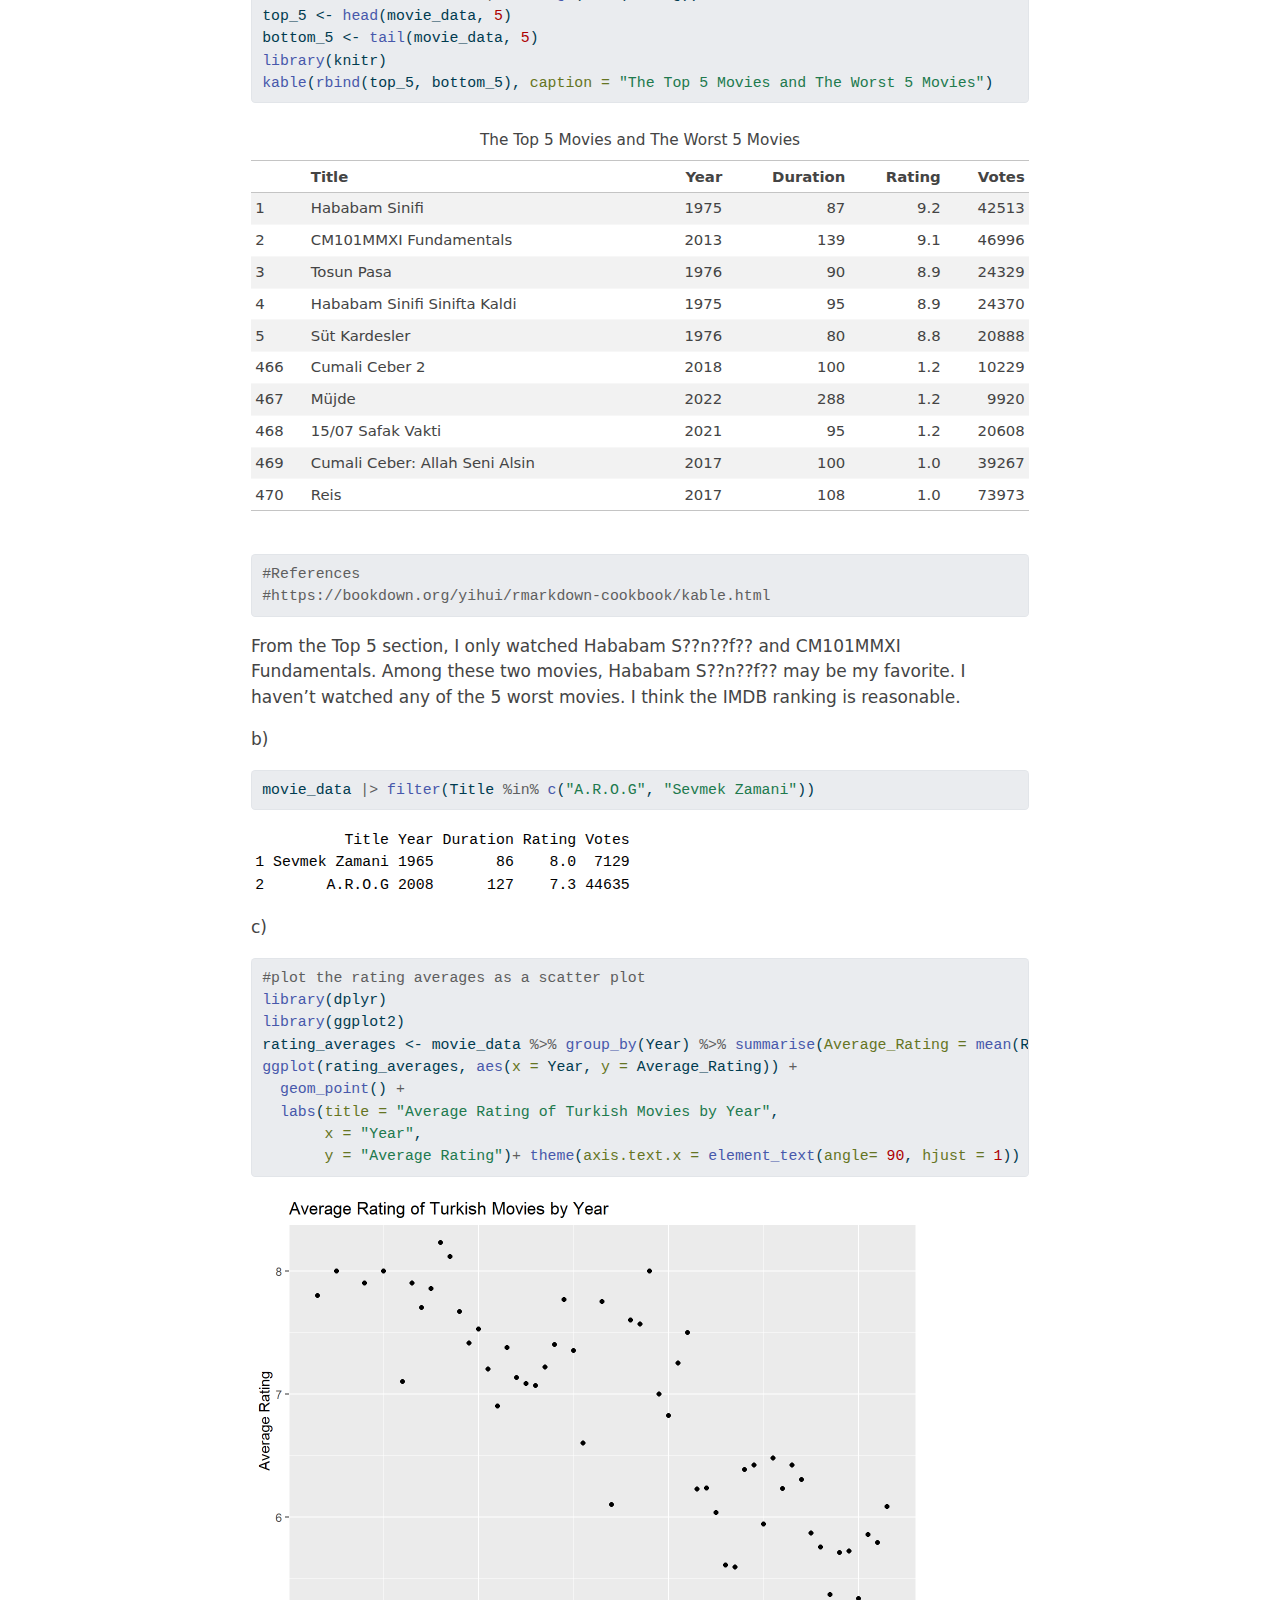
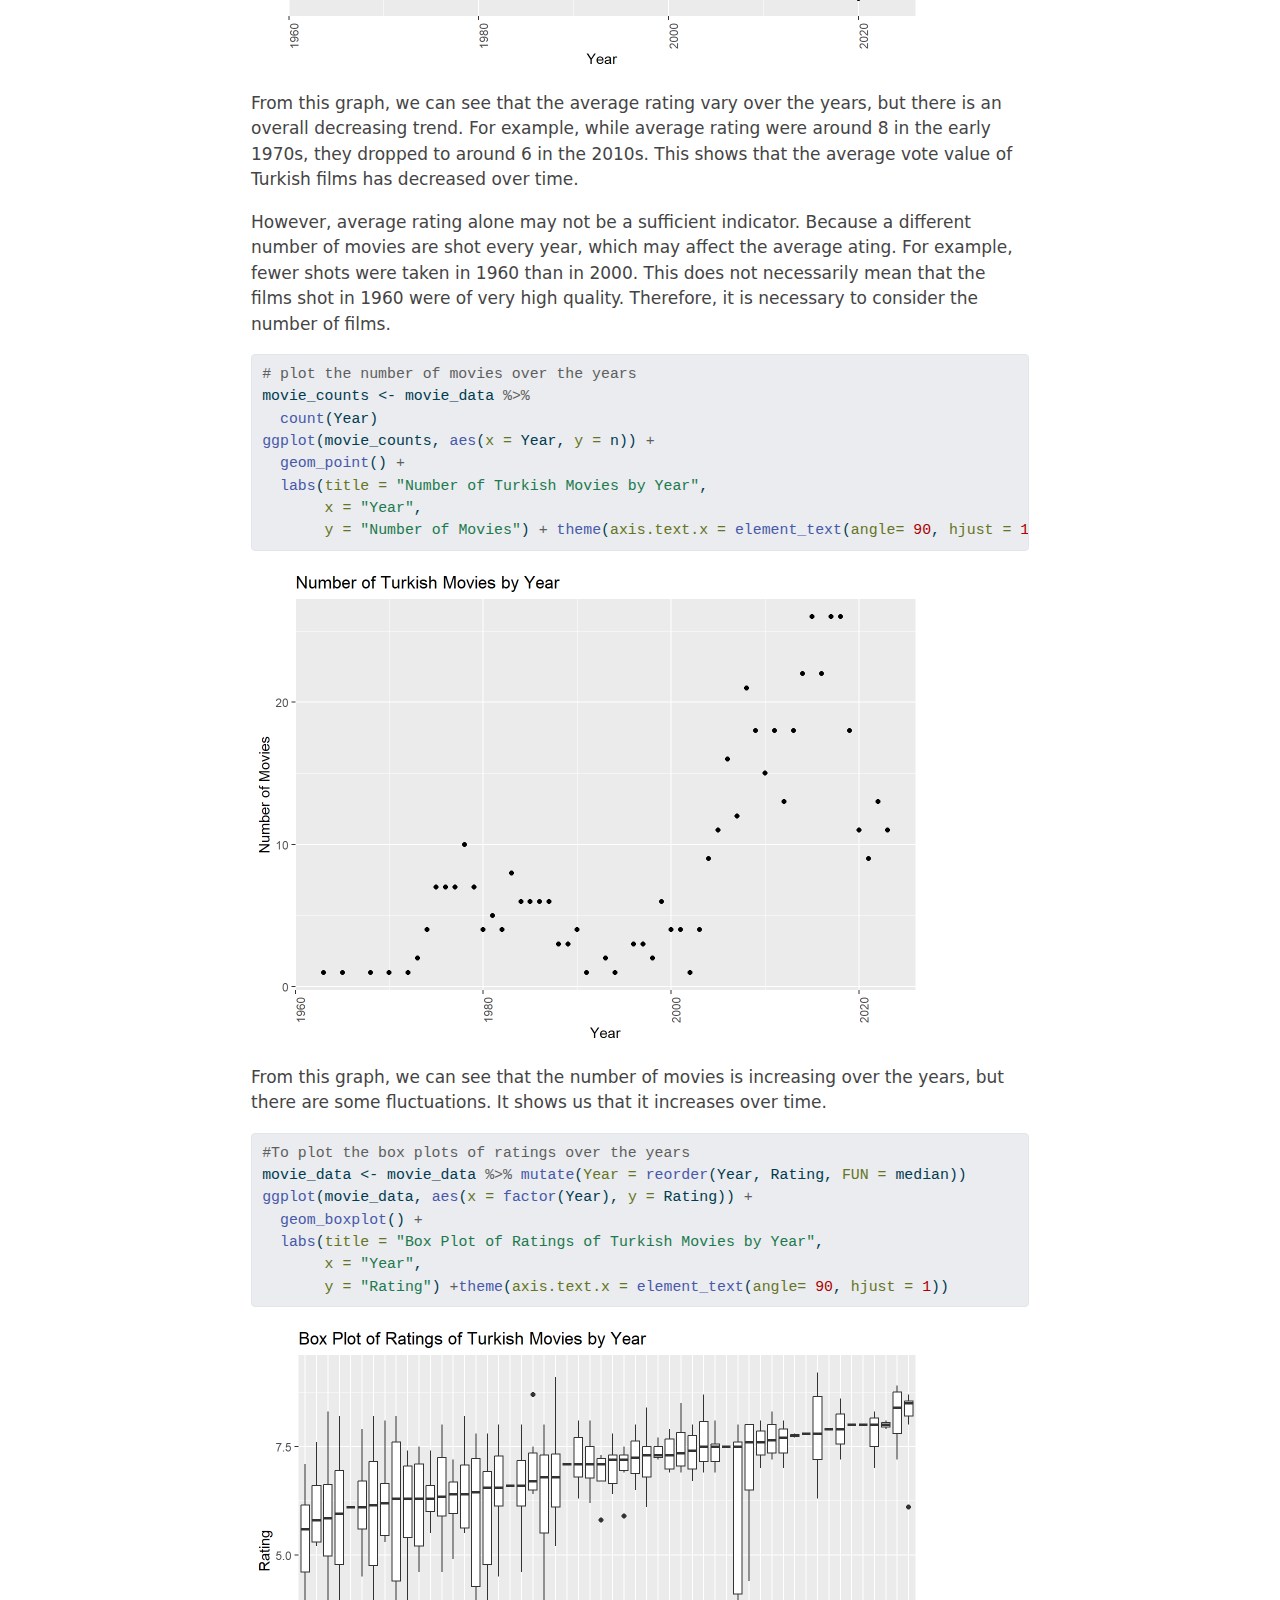
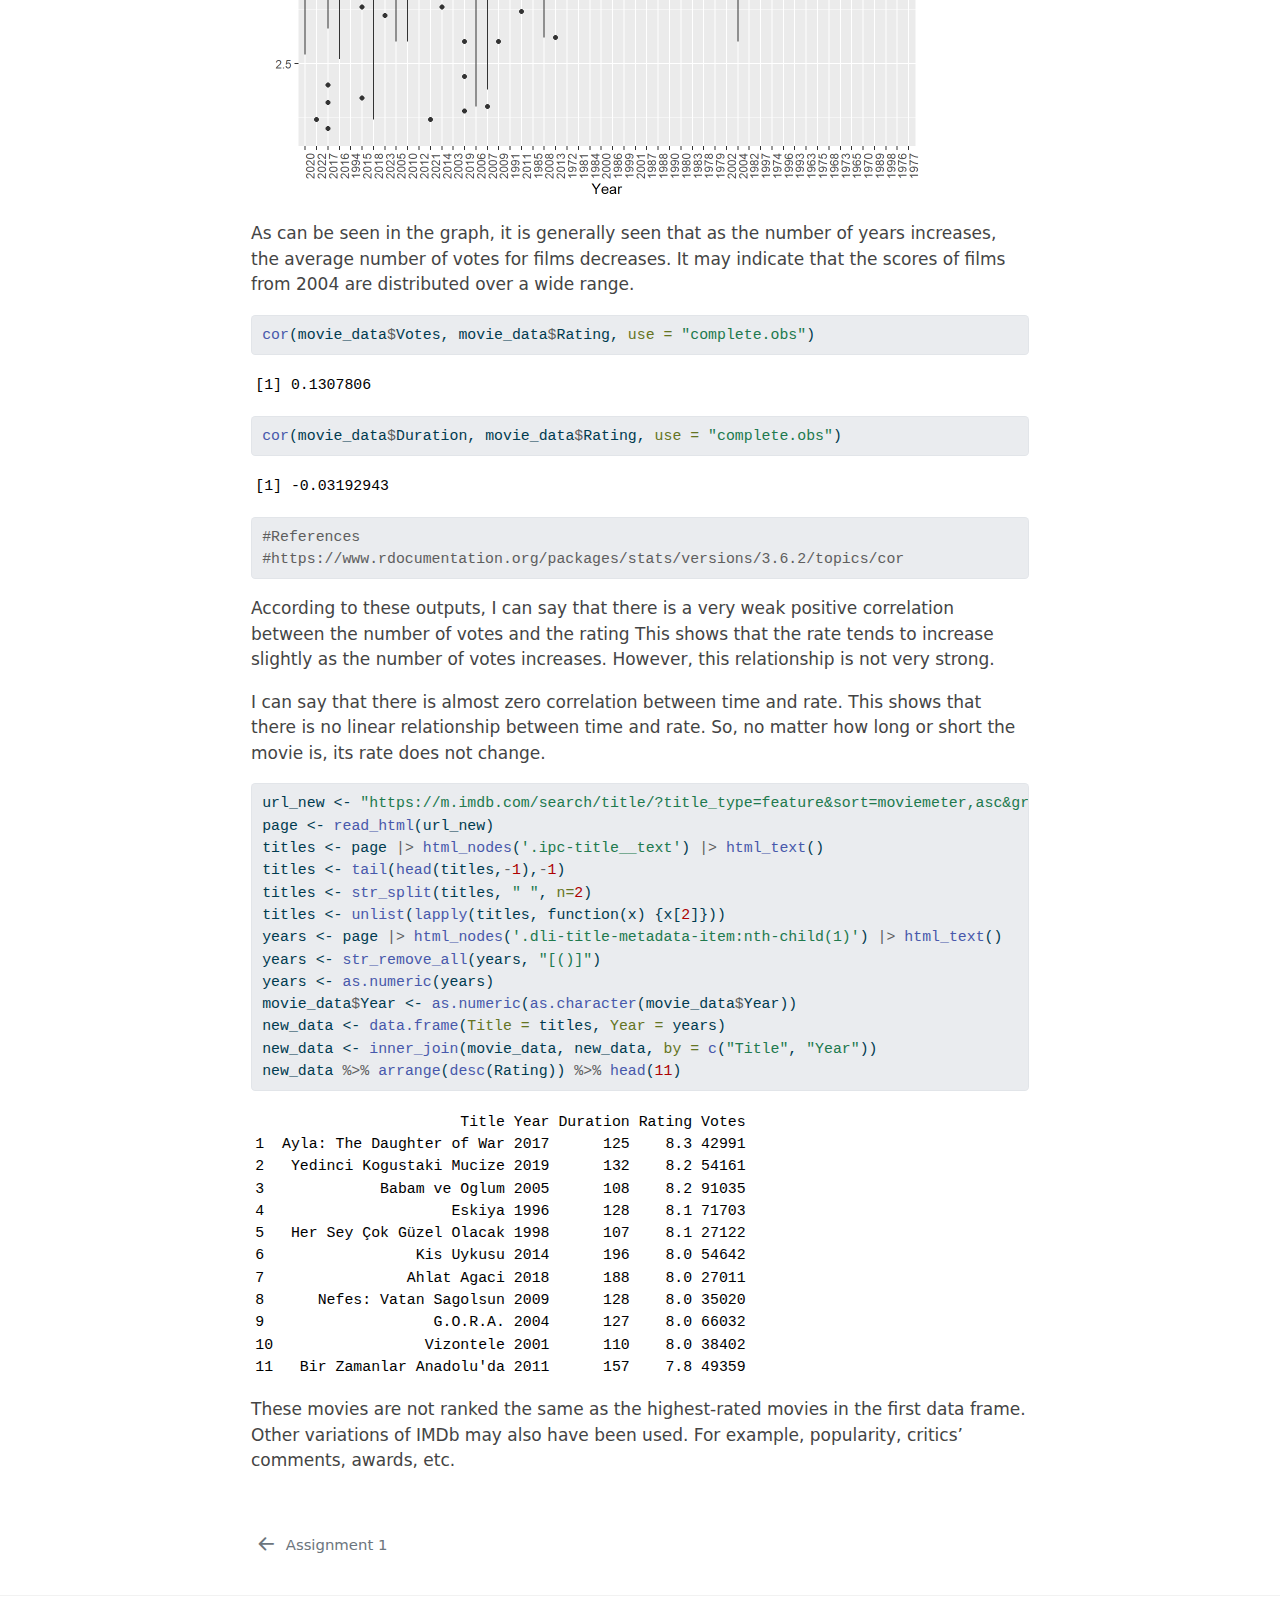
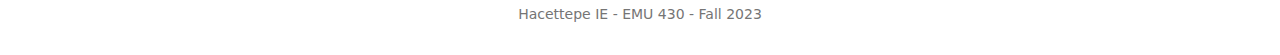
<file: docs/assignments/assignment-2.html>
<!DOCTYPE html>
<html xmlns="http://www.w3.org/1999/xhtml" lang="en" xml:lang="en"><head>

<meta charset="utf-8">
<meta name="generator" content="quarto-1.3.433">

<meta name="viewport" content="width=device-width, initial-scale=1.0, user-scalable=yes">


<title>Duygu’s Analytics Lab - Assignment 2</title>
<style>
code{white-space: pre-wrap;}
span.smallcaps{font-variant: small-caps;}
div.columns{display: flex; gap: min(4vw, 1.5em);}
div.column{flex: auto; overflow-x: auto;}
div.hanging-indent{margin-left: 1.5em; text-indent: -1.5em;}
ul.task-list{list-style: none;}
ul.task-list li input[type="checkbox"] {
  width: 0.8em;
  margin: 0 0.8em 0.2em -1em; /* quarto-specific, see https://github.com/quarto-dev/quarto-cli/issues/4556 */ 
  vertical-align: middle;
}
/* CSS for syntax highlighting */
pre > code.sourceCode { white-space: pre; position: relative; }
pre > code.sourceCode > span { display: inline-block; line-height: 1.25; }
pre > code.sourceCode > span:empty { height: 1.2em; }
.sourceCode { overflow: visible; }
code.sourceCode > span { color: inherit; text-decoration: inherit; }
div.sourceCode { margin: 1em 0; }
pre.sourceCode { margin: 0; }
@media screen {
div.sourceCode { overflow: auto; }
}
@media print {
pre > code.sourceCode { white-space: pre-wrap; }
pre > code.sourceCode > span { text-indent: -5em; padding-left: 5em; }
}
pre.numberSource code
  { counter-reset: source-line 0; }
pre.numberSource code > span
  { position: relative; left: -4em; counter-increment: source-line; }
pre.numberSource code > span > a:first-child::before
  { content: counter(source-line);
    position: relative; left: -1em; text-align: right; vertical-align: baseline;
    border: none; display: inline-block;
    -webkit-touch-callout: none; -webkit-user-select: none;
    -khtml-user-select: none; -moz-user-select: none;
    -ms-user-select: none; user-select: none;
    padding: 0 4px; width: 4em;
  }
pre.numberSource { margin-left: 3em;  padding-left: 4px; }
div.sourceCode
  {   }
@media screen {
pre > code.sourceCode > span > a:first-child::before { text-decoration: underline; }
}
</style>


<script src="../site_libs/quarto-nav/quarto-nav.js"></script>
<script src="../site_libs/quarto-nav/headroom.min.js"></script>
<script src="../site_libs/clipboard/clipboard.min.js"></script>
<script src="../site_libs/quarto-search/autocomplete.umd.js"></script>
<script src="../site_libs/quarto-search/fuse.min.js"></script>
<script src="../site_libs/quarto-search/quarto-search.js"></script>
<meta name="quarto:offset" content="../">
<link href="../assignments/assignment-1.html" rel="prev">
<script src="../site_libs/quarto-html/quarto.js"></script>
<script src="../site_libs/quarto-html/popper.min.js"></script>
<script src="../site_libs/quarto-html/tippy.umd.min.js"></script>
<script src="../site_libs/quarto-html/anchor.min.js"></script>
<link href="../site_libs/quarto-html/tippy.css" rel="stylesheet">
<link href="../site_libs/quarto-html/quarto-syntax-highlighting.css" rel="stylesheet" class="quarto-color-scheme" id="quarto-text-highlighting-styles">
<link href="../site_libs/quarto-html/quarto-syntax-highlighting-dark.css" rel="prefetch" class="quarto-color-scheme quarto-color-alternate" id="quarto-text-highlighting-styles">
<script src="../site_libs/bootstrap/bootstrap.min.js"></script>
<link href="../site_libs/bootstrap/bootstrap-icons.css" rel="stylesheet">
<link href="../site_libs/bootstrap/bootstrap.min.css" rel="stylesheet" class="quarto-color-scheme" id="quarto-bootstrap" data-mode="light">
<link href="../site_libs/bootstrap/bootstrap-dark.min.css" rel="prefetch" class="quarto-color-scheme quarto-color-alternate" id="quarto-bootstrap" data-mode="dark">
<script id="quarto-search-options" type="application/json">{
  "location": "navbar",
  "copy-button": false,
  "collapse-after": 3,
  "panel-placement": "end",
  "type": "overlay",
  "limit": 20,
  "language": {
    "search-no-results-text": "No results",
    "search-matching-documents-text": "matching documents",
    "search-copy-link-title": "Copy link to search",
    "search-hide-matches-text": "Hide additional matches",
    "search-more-match-text": "more match in this document",
    "search-more-matches-text": "more matches in this document",
    "search-clear-button-title": "Clear",
    "search-detached-cancel-button-title": "Cancel",
    "search-submit-button-title": "Submit",
    "search-label": "Search"
  }
}</script>


<link rel="stylesheet" href="../styles.css">
</head>

<body class="nav-sidebar docked nav-fixed">

<div id="quarto-search-results"></div>
  <header id="quarto-header" class="headroom fixed-top">
    <nav class="navbar navbar-expand-lg navbar-dark ">
      <div class="navbar-container container-fluid">
      <div class="navbar-brand-container">
    <a class="navbar-brand" href="../index.html">
    <span class="navbar-title">Duygu’s Analytics Lab</span>
    </a>
  </div>
            <div id="quarto-search" class="" title="Search"></div>
          <button class="navbar-toggler" type="button" data-bs-toggle="collapse" data-bs-target="#navbarCollapse" aria-controls="navbarCollapse" aria-expanded="false" aria-label="Toggle navigation" onclick="if (window.quartoToggleHeadroom) { window.quartoToggleHeadroom(); }">
  <span class="navbar-toggler-icon"></span>
</button>
          <div class="collapse navbar-collapse" id="navbarCollapse">
            <ul class="navbar-nav navbar-nav-scroll me-auto">
  <li class="nav-item">
    <a class="nav-link" href="../index.html" rel="" target="">
 <span class="menu-text">Home</span></a>
  </li>  
  <li class="nav-item">
    <a class="nav-link" href="../about.html" rel="" target="">
 <span class="menu-text">About Me</span></a>
  </li>  
  <li class="nav-item">
    <a class="nav-link" href="../posts.html" rel="" target="">
 <span class="menu-text">My Posts</span></a>
  </li>  
  <li class="nav-item dropdown ">
    <a class="nav-link dropdown-toggle" href="#" id="nav-menu-emu430-coursework" role="button" data-bs-toggle="dropdown" aria-expanded="false" rel="" target="">
 <span class="menu-text">EMU430 Coursework</span>
    </a>
    <ul class="dropdown-menu" aria-labelledby="nav-menu-emu430-coursework">    
        <li>
    <a class="dropdown-item" href="../assignments.html" rel="" target="">
 <span class="dropdown-text">Assignments</span></a>
  </li>  
        <li>
    <a class="dropdown-item" href="../project.html" rel="" target="">
 <span class="dropdown-text">Project</span></a>
  </li>  
    </ul>
  </li>
</ul>
            <div class="quarto-navbar-tools ms-auto tools-wide">
    <a href="https://github.com/dygekn" rel="" title="" class="quarto-navigation-tool px-1" aria-label=""><i class="bi bi-github"></i></a>
    <a href="https://twitter.com" rel="" title="" class="quarto-navigation-tool px-1" aria-label=""><i class="bi bi-twitter"></i></a>
    <a href="https://linkedin.com/in/duygu-eken-818800192/" rel="" title="" class="quarto-navigation-tool px-1" aria-label=""><i class="bi bi-linkedin"></i></a>
  <a href="" class="quarto-color-scheme-toggle quarto-navigation-tool  px-1" onclick="window.quartoToggleColorScheme(); return false;" title="Toggle dark mode"><i class="bi"></i></a>
</div>
          </div> <!-- /navcollapse -->
      </div> <!-- /container-fluid -->
    </nav>
  <nav class="quarto-secondary-nav">
    <div class="container-fluid d-flex">
      <button type="button" class="quarto-btn-toggle btn" data-bs-toggle="collapse" data-bs-target="#quarto-sidebar,#quarto-sidebar-glass" aria-controls="quarto-sidebar" aria-expanded="false" aria-label="Toggle sidebar navigation" onclick="if (window.quartoToggleHeadroom) { window.quartoToggleHeadroom(); }">
        <i class="bi bi-layout-text-sidebar-reverse"></i>
      </button>
      <nav class="quarto-page-breadcrumbs" aria-label="breadcrumb"><ol class="breadcrumb"><li class="breadcrumb-item"><a href="../assignments/assignment-2.html">Assignment 2</a></li></ol></nav>
      <a class="flex-grow-1" role="button" data-bs-toggle="collapse" data-bs-target="#quarto-sidebar,#quarto-sidebar-glass" aria-controls="quarto-sidebar" aria-expanded="false" aria-label="Toggle sidebar navigation" onclick="if (window.quartoToggleHeadroom) { window.quartoToggleHeadroom(); }">      
      </a>
      <button type="button" class="btn quarto-search-button" aria-label="" onclick="window.quartoOpenSearch();">
        <i class="bi bi-search"></i>
      </button>
    </div>
  </nav>
</header>
<!-- content -->
<div id="quarto-content" class="quarto-container page-columns page-rows-contents page-layout-article page-navbar">
<!-- sidebar -->
  <nav id="quarto-sidebar" class="sidebar collapse collapse-horizontal sidebar-navigation docked overflow-auto">
        <div class="mt-2 flex-shrink-0 align-items-center">
        <div class="sidebar-search">
        <div id="quarto-search" class="" title="Search"></div>
        </div>
        </div>
    <div class="sidebar-menu-container"> 
    <ul class="list-unstyled mt-1">
        <li class="sidebar-item">
  <div class="sidebar-item-container"> 
  <a href="../assignments.html" class="sidebar-item-text sidebar-link">
 <span class="menu-text">My Assignments</span></a>
  </div>
</li>
        <li class="sidebar-item">
  <div class="sidebar-item-container"> 
  <a href="../assignments/assignment-1.html" class="sidebar-item-text sidebar-link">
 <span class="menu-text">Assignment 1</span></a>
  </div>
</li>
        <li class="sidebar-item">
  <div class="sidebar-item-container"> 
  <a href="../assignments/assignment-2.html" class="sidebar-item-text sidebar-link active">
 <span class="menu-text">Assignment 2</span></a>
  </div>
</li>
    </ul>
    </div>
    <nav id="TOC" role="doc-toc" class="toc-active">
    <h2 id="toc-title">On this page</h2>
   
  <ul>
  <li><a href="#assignment-2" id="toc-assignment-2" class="nav-link active" data-scroll-target="#assignment-2">Assignment 2</a></li>
  </ul>
</nav>
</nav>
<div id="quarto-sidebar-glass" data-bs-toggle="collapse" data-bs-target="#quarto-sidebar,#quarto-sidebar-glass"></div>
<!-- margin-sidebar -->
    <div id="quarto-margin-sidebar" class="sidebar margin-sidebar">
    </div>
<!-- main -->
<main class="content" id="quarto-document-content">

<header id="title-block-header" class="quarto-title-block default">
<div class="quarto-title">
<h1 class="title">Assignment 2</h1>
</div>



<div class="quarto-title-meta">

    
  
    
  </div>
  

</header>

<section id="assignment-2" class="level1">
<h1>Assignment 2</h1>
<div class="cell">
<div class="sourceCode cell-code" id="cb1"><pre class="sourceCode r code-with-copy"><code class="sourceCode r"><span id="cb1-1"><a href="#cb1-1" aria-hidden="true" tabindex="-1"></a><span class="fu">library</span>(tidyverse)</span>
<span id="cb1-2"><a href="#cb1-2" aria-hidden="true" tabindex="-1"></a><span class="fu">library</span>(rvest)</span>
<span id="cb1-3"><a href="#cb1-3" aria-hidden="true" tabindex="-1"></a><span class="fu">library</span>(stringr)</span>
<span id="cb1-4"><a href="#cb1-4" aria-hidden="true" tabindex="-1"></a></span>
<span id="cb1-5"><a href="#cb1-5" aria-hidden="true" tabindex="-1"></a>movie_urls <span class="ot">&lt;-</span> <span class="fu">c</span>(</span>
<span id="cb1-6"><a href="#cb1-6" aria-hidden="true" tabindex="-1"></a>  <span class="st">"https://m.imdb.com/search/title/?title_type=feature&amp;num_votes=2500,&amp;country_of_origin=TR&amp;release_date=2010-01-01,2023-12-31&amp;count=250"</span>,</span>
<span id="cb1-7"><a href="#cb1-7" aria-hidden="true" tabindex="-1"></a>  <span class="st">"https://m.imdb.com/search/title/?title_type=feature&amp;num_votes=2500,&amp;country_of_origin=TR&amp;release_date=,2009-12-31&amp;count=250"</span></span>
<span id="cb1-8"><a href="#cb1-8" aria-hidden="true" tabindex="-1"></a>)</span>
<span id="cb1-9"><a href="#cb1-9" aria-hidden="true" tabindex="-1"></a>movie_data <span class="ot">&lt;-</span> <span class="fu">data.frame</span>()</span>
<span id="cb1-10"><a href="#cb1-10" aria-hidden="true" tabindex="-1"></a><span class="cf">for</span> (url <span class="cf">in</span> movie_urls) {</span>
<span id="cb1-11"><a href="#cb1-11" aria-hidden="true" tabindex="-1"></a>  data_html <span class="ot">&lt;-</span> <span class="fu">read_html</span>(url)</span>
<span id="cb1-12"><a href="#cb1-12" aria-hidden="true" tabindex="-1"></a>  </span>
<span id="cb1-13"><a href="#cb1-13" aria-hidden="true" tabindex="-1"></a>  title_names <span class="ot">&lt;-</span> data_html <span class="sc">|&gt;</span> <span class="fu">html_nodes</span>(<span class="st">'.ipc-title__text'</span>)</span>
<span id="cb1-14"><a href="#cb1-14" aria-hidden="true" tabindex="-1"></a>  title_names <span class="ot">&lt;-</span> <span class="fu">html_text</span>(title_names)</span>
<span id="cb1-15"><a href="#cb1-15" aria-hidden="true" tabindex="-1"></a>  title_names <span class="ot">&lt;-</span> <span class="fu">tail</span>(<span class="fu">head</span>(title_names, <span class="sc">-</span><span class="dv">1</span>), <span class="sc">-</span><span class="dv">1</span>)</span>
<span id="cb1-16"><a href="#cb1-16" aria-hidden="true" tabindex="-1"></a>  title_names <span class="ot">&lt;-</span> <span class="fu">str_split</span>(title_names, <span class="st">" "</span>, <span class="at">n =</span> <span class="dv">2</span>)</span>
<span id="cb1-17"><a href="#cb1-17" aria-hidden="true" tabindex="-1"></a>  title_names <span class="ot">&lt;-</span> <span class="fu">unlist</span>(<span class="fu">lapply</span>(title_names, <span class="cf">function</span>(x) {x[<span class="dv">2</span>]}))</span>
<span id="cb1-18"><a href="#cb1-18" aria-hidden="true" tabindex="-1"></a>  </span>
<span id="cb1-19"><a href="#cb1-19" aria-hidden="true" tabindex="-1"></a>  year_values <span class="ot">&lt;-</span> data_html <span class="sc">|&gt;</span> <span class="fu">html_nodes</span>(<span class="st">'.dli-title-metadata-item:nth-child(1)'</span>)</span>
<span id="cb1-20"><a href="#cb1-20" aria-hidden="true" tabindex="-1"></a>  year_values <span class="ot">&lt;-</span> <span class="fu">html_text</span>(year_values)</span>
<span id="cb1-21"><a href="#cb1-21" aria-hidden="true" tabindex="-1"></a>  year_values <span class="ot">&lt;-</span> <span class="fu">str_remove_all</span>(year_values, <span class="st">"[()]"</span>)</span>
<span id="cb1-22"><a href="#cb1-22" aria-hidden="true" tabindex="-1"></a>  year_values <span class="ot">&lt;-</span> <span class="fu">as.numeric</span>(year_values)</span>
<span id="cb1-23"><a href="#cb1-23" aria-hidden="true" tabindex="-1"></a>  </span>
<span id="cb1-24"><a href="#cb1-24" aria-hidden="true" tabindex="-1"></a>  duration_values <span class="ot">&lt;-</span> data_html <span class="sc">|&gt;</span> <span class="fu">html_nodes</span>(<span class="st">'.dli-title-metadata-item:nth-child(2)'</span>)</span>
<span id="cb1-25"><a href="#cb1-25" aria-hidden="true" tabindex="-1"></a>  duration_values <span class="ot">&lt;-</span> <span class="fu">html_text</span>(duration_values)</span>
<span id="cb1-26"><a href="#cb1-26" aria-hidden="true" tabindex="-1"></a>  </span>
<span id="cb1-27"><a href="#cb1-27" aria-hidden="true" tabindex="-1"></a>  <span class="co"># I helped Chatgbt</span></span>
<span id="cb1-28"><a href="#cb1-28" aria-hidden="true" tabindex="-1"></a>  converted_duration <span class="ot">&lt;-</span> <span class="fu">sapply</span>(duration_values, <span class="cf">function</span>(duration) {</span>
<span id="cb1-29"><a href="#cb1-29" aria-hidden="true" tabindex="-1"></a>    hours <span class="ot">&lt;-</span> <span class="fu">as.numeric</span>(<span class="fu">substr</span>(duration, <span class="dv">1</span>, <span class="dv">1</span>))</span>
<span id="cb1-30"><a href="#cb1-30" aria-hidden="true" tabindex="-1"></a>    minutes <span class="ot">&lt;-</span> <span class="fu">ifelse</span>(<span class="fu">nchar</span>(duration) <span class="sc">&gt;</span> <span class="dv">2</span>, <span class="fu">as.integer</span>(<span class="fu">substring</span>(duration, <span class="fu">nchar</span>(duration) <span class="sc">-</span> <span class="dv">2</span>, <span class="fu">nchar</span>(duration) <span class="sc">-</span> <span class="dv">1</span>)), <span class="dv">0</span>)</span>
<span id="cb1-31"><a href="#cb1-31" aria-hidden="true" tabindex="-1"></a>    total_minutes <span class="ot">&lt;-</span> <span class="dv">60</span> <span class="sc">*</span> hours <span class="sc">+</span> minutes</span>
<span id="cb1-32"><a href="#cb1-32" aria-hidden="true" tabindex="-1"></a>    <span class="fu">return</span>(total_minutes)</span>
<span id="cb1-33"><a href="#cb1-33" aria-hidden="true" tabindex="-1"></a>  })</span>
<span id="cb1-34"><a href="#cb1-34" aria-hidden="true" tabindex="-1"></a>  </span>
<span id="cb1-35"><a href="#cb1-35" aria-hidden="true" tabindex="-1"></a>  rating_values <span class="ot">&lt;-</span> data_html <span class="sc">%&gt;%</span> <span class="fu">html_nodes</span>(<span class="st">'.ratingGroup--imdb-rating'</span>) <span class="sc">%&gt;%</span> <span class="fu">html_text</span>() <span class="sc">%&gt;%</span></span>
<span id="cb1-36"><a href="#cb1-36" aria-hidden="true" tabindex="-1"></a>    <span class="fu">str_match</span>(<span class="st">"</span><span class="sc">\\</span><span class="st">b([0-9]+</span><span class="sc">\\</span><span class="st">.[0-9]+)"</span>) <span class="sc">%&gt;%</span> <span class="fu">as.numeric</span>() </span>
<span id="cb1-37"><a href="#cb1-37" aria-hidden="true" tabindex="-1"></a>  </span>
<span id="cb1-38"><a href="#cb1-38" aria-hidden="true" tabindex="-1"></a>  vote_values <span class="ot">&lt;-</span> data_html <span class="sc">|&gt;</span>  <span class="fu">html_nodes</span>(<span class="st">".kRnqtn"</span>)</span>
<span id="cb1-39"><a href="#cb1-39" aria-hidden="true" tabindex="-1"></a>  vote_values <span class="ot">&lt;-</span> <span class="fu">html_text</span>(vote_values)</span>
<span id="cb1-40"><a href="#cb1-40" aria-hidden="true" tabindex="-1"></a>  vote_values <span class="ot">&lt;-</span> <span class="fu">str_remove_all</span>(vote_values, <span class="st">"[a-zA-Z,]"</span>) </span>
<span id="cb1-41"><a href="#cb1-41" aria-hidden="true" tabindex="-1"></a>  vote_values <span class="ot">&lt;-</span> <span class="fu">as.numeric</span>(vote_values)</span>
<span id="cb1-42"><a href="#cb1-42" aria-hidden="true" tabindex="-1"></a>  </span>
<span id="cb1-43"><a href="#cb1-43" aria-hidden="true" tabindex="-1"></a>  temp_data <span class="ot">&lt;-</span> <span class="fu">data.frame</span>(<span class="at">Title =</span> title_names,</span>
<span id="cb1-44"><a href="#cb1-44" aria-hidden="true" tabindex="-1"></a>                          <span class="at">Year =</span> year_values,</span>
<span id="cb1-45"><a href="#cb1-45" aria-hidden="true" tabindex="-1"></a>                          <span class="at">Duration =</span> converted_duration,</span>
<span id="cb1-46"><a href="#cb1-46" aria-hidden="true" tabindex="-1"></a>                          <span class="at">Rating =</span> rating_values,</span>
<span id="cb1-47"><a href="#cb1-47" aria-hidden="true" tabindex="-1"></a>                          <span class="at">Votes =</span> vote_values)</span>
<span id="cb1-48"><a href="#cb1-48" aria-hidden="true" tabindex="-1"></a>  temp_data <span class="ot">&lt;-</span> <span class="fu">unique</span>(temp_data)</span>
<span id="cb1-49"><a href="#cb1-49" aria-hidden="true" tabindex="-1"></a>  movie_data <span class="ot">&lt;-</span> <span class="fu">rbind</span>(movie_data, temp_data)</span>
<span id="cb1-50"><a href="#cb1-50" aria-hidden="true" tabindex="-1"></a>} </span>
<span id="cb1-51"><a href="#cb1-51" aria-hidden="true" tabindex="-1"></a></span>
<span id="cb1-52"><a href="#cb1-52" aria-hidden="true" tabindex="-1"></a></span>
<span id="cb1-53"><a href="#cb1-53" aria-hidden="true" tabindex="-1"></a><span class="co">#References</span></span>
<span id="cb1-54"><a href="#cb1-54" aria-hidden="true" tabindex="-1"></a><span class="co">#https://stringr.tidyverse.org/reference/str_remove.html</span></span>
<span id="cb1-55"><a href="#cb1-55" aria-hidden="true" tabindex="-1"></a><span class="co">#https://stackoverflow.com/questions/63407427/how-to-split-hour-and-minute-from-my-dataset</span></span>
<span id="cb1-56"><a href="#cb1-56" aria-hidden="true" tabindex="-1"></a><span class="co">#https://stringr.tidyverse.org/reference/str_match.htm</span></span></code><button title="Copy to Clipboard" class="code-copy-button"><i class="bi"></i></button></pre></div>
</div>
<p>a)</p>
<div class="cell">
<div class="sourceCode cell-code" id="cb2"><pre class="sourceCode r code-with-copy"><code class="sourceCode r"><span id="cb2-1"><a href="#cb2-1" aria-hidden="true" tabindex="-1"></a>movie_data <span class="ot">&lt;-</span> movie_data <span class="sc">|&gt;</span> <span class="fu">arrange</span>(<span class="fu">desc</span>(Rating))</span>
<span id="cb2-2"><a href="#cb2-2" aria-hidden="true" tabindex="-1"></a>top_5 <span class="ot">&lt;-</span> <span class="fu">head</span>(movie_data, <span class="dv">5</span>)</span>
<span id="cb2-3"><a href="#cb2-3" aria-hidden="true" tabindex="-1"></a>bottom_5 <span class="ot">&lt;-</span> <span class="fu">tail</span>(movie_data, <span class="dv">5</span>)</span>
<span id="cb2-4"><a href="#cb2-4" aria-hidden="true" tabindex="-1"></a><span class="fu">library</span>(knitr)</span>
<span id="cb2-5"><a href="#cb2-5" aria-hidden="true" tabindex="-1"></a><span class="fu">kable</span>(<span class="fu">rbind</span>(top_5, bottom_5), <span class="at">caption =</span> <span class="st">"The Top 5 Movies and The Worst 5 Movies"</span>)</span></code><button title="Copy to Clipboard" class="code-copy-button"><i class="bi"></i></button></pre></div>
<div class="cell-output-display">
<table class="table table-sm table-striped small">
<caption>The Top 5 Movies and The Worst 5 Movies</caption>
<thead>
<tr class="header">
<th style="text-align: left;"></th>
<th style="text-align: left;">Title</th>
<th style="text-align: right;">Year</th>
<th style="text-align: right;">Duration</th>
<th style="text-align: right;">Rating</th>
<th style="text-align: right;">Votes</th>
</tr>
</thead>
<tbody>
<tr class="odd">
<td style="text-align: left;">1</td>
<td style="text-align: left;">Hababam Sinifi</td>
<td style="text-align: right;">1975</td>
<td style="text-align: right;">87</td>
<td style="text-align: right;">9.2</td>
<td style="text-align: right;">42513</td>
</tr>
<tr class="even">
<td style="text-align: left;">2</td>
<td style="text-align: left;">CM101MMXI Fundamentals</td>
<td style="text-align: right;">2013</td>
<td style="text-align: right;">139</td>
<td style="text-align: right;">9.1</td>
<td style="text-align: right;">46996</td>
</tr>
<tr class="odd">
<td style="text-align: left;">3</td>
<td style="text-align: left;">Tosun Pasa</td>
<td style="text-align: right;">1976</td>
<td style="text-align: right;">90</td>
<td style="text-align: right;">8.9</td>
<td style="text-align: right;">24329</td>
</tr>
<tr class="even">
<td style="text-align: left;">4</td>
<td style="text-align: left;">Hababam Sinifi Sinifta Kaldi</td>
<td style="text-align: right;">1975</td>
<td style="text-align: right;">95</td>
<td style="text-align: right;">8.9</td>
<td style="text-align: right;">24370</td>
</tr>
<tr class="odd">
<td style="text-align: left;">5</td>
<td style="text-align: left;">Süt Kardesler</td>
<td style="text-align: right;">1976</td>
<td style="text-align: right;">80</td>
<td style="text-align: right;">8.8</td>
<td style="text-align: right;">20888</td>
</tr>
<tr class="even">
<td style="text-align: left;">466</td>
<td style="text-align: left;">Cumali Ceber 2</td>
<td style="text-align: right;">2018</td>
<td style="text-align: right;">100</td>
<td style="text-align: right;">1.2</td>
<td style="text-align: right;">10229</td>
</tr>
<tr class="odd">
<td style="text-align: left;">467</td>
<td style="text-align: left;">Müjde</td>
<td style="text-align: right;">2022</td>
<td style="text-align: right;">288</td>
<td style="text-align: right;">1.2</td>
<td style="text-align: right;">9920</td>
</tr>
<tr class="even">
<td style="text-align: left;">468</td>
<td style="text-align: left;">15/07 Safak Vakti</td>
<td style="text-align: right;">2021</td>
<td style="text-align: right;">95</td>
<td style="text-align: right;">1.2</td>
<td style="text-align: right;">20608</td>
</tr>
<tr class="odd">
<td style="text-align: left;">469</td>
<td style="text-align: left;">Cumali Ceber: Allah Seni Alsin</td>
<td style="text-align: right;">2017</td>
<td style="text-align: right;">100</td>
<td style="text-align: right;">1.0</td>
<td style="text-align: right;">39267</td>
</tr>
<tr class="even">
<td style="text-align: left;">470</td>
<td style="text-align: left;">Reis</td>
<td style="text-align: right;">2017</td>
<td style="text-align: right;">108</td>
<td style="text-align: right;">1.0</td>
<td style="text-align: right;">73973</td>
</tr>
</tbody>
</table>
</div>
<div class="sourceCode cell-code" id="cb3"><pre class="sourceCode r code-with-copy"><code class="sourceCode r"><span id="cb3-1"><a href="#cb3-1" aria-hidden="true" tabindex="-1"></a><span class="co">#References</span></span>
<span id="cb3-2"><a href="#cb3-2" aria-hidden="true" tabindex="-1"></a><span class="co">#https://bookdown.org/yihui/rmarkdown-cookbook/kable.html</span></span></code><button title="Copy to Clipboard" class="code-copy-button"><i class="bi"></i></button></pre></div>
</div>
<p>From the Top 5 section, I only watched Hababam S??n??f?? and CM101MMXI Fundamentals. Among these two movies, Hababam S??n??f?? may be my favorite. I haven’t watched any of the 5 worst movies. I think the IMDB ranking is reasonable.</p>
<p>b)</p>
<div class="cell">
<div class="sourceCode cell-code" id="cb4"><pre class="sourceCode r code-with-copy"><code class="sourceCode r"><span id="cb4-1"><a href="#cb4-1" aria-hidden="true" tabindex="-1"></a>movie_data <span class="sc">|&gt;</span> <span class="fu">filter</span>(Title <span class="sc">%in%</span> <span class="fu">c</span>(<span class="st">"A.R.O.G"</span>, <span class="st">"Sevmek Zamani"</span>))</span></code><button title="Copy to Clipboard" class="code-copy-button"><i class="bi"></i></button></pre></div>
<div class="cell-output cell-output-stdout">
<pre><code>          Title Year Duration Rating Votes
1 Sevmek Zamani 1965       86    8.0  7129
2       A.R.O.G 2008      127    7.3 44635</code></pre>
</div>
</div>
<p>c)</p>
<div class="cell">
<div class="sourceCode cell-code" id="cb6"><pre class="sourceCode r code-with-copy"><code class="sourceCode r"><span id="cb6-1"><a href="#cb6-1" aria-hidden="true" tabindex="-1"></a><span class="co">#plot the rating averages as a scatter plot</span></span>
<span id="cb6-2"><a href="#cb6-2" aria-hidden="true" tabindex="-1"></a><span class="fu">library</span>(dplyr)</span>
<span id="cb6-3"><a href="#cb6-3" aria-hidden="true" tabindex="-1"></a><span class="fu">library</span>(ggplot2)</span>
<span id="cb6-4"><a href="#cb6-4" aria-hidden="true" tabindex="-1"></a>rating_averages <span class="ot">&lt;-</span> movie_data <span class="sc">%&gt;%</span> <span class="fu">group_by</span>(Year) <span class="sc">%&gt;%</span> <span class="fu">summarise</span>(<span class="at">Average_Rating =</span> <span class="fu">mean</span>(Rating))</span>
<span id="cb6-5"><a href="#cb6-5" aria-hidden="true" tabindex="-1"></a><span class="fu">ggplot</span>(rating_averages, <span class="fu">aes</span>(<span class="at">x =</span> Year, <span class="at">y =</span> Average_Rating)) <span class="sc">+</span></span>
<span id="cb6-6"><a href="#cb6-6" aria-hidden="true" tabindex="-1"></a>  <span class="fu">geom_point</span>() <span class="sc">+</span></span>
<span id="cb6-7"><a href="#cb6-7" aria-hidden="true" tabindex="-1"></a>  <span class="fu">labs</span>(<span class="at">title =</span> <span class="st">"Average Rating of Turkish Movies by Year"</span>,</span>
<span id="cb6-8"><a href="#cb6-8" aria-hidden="true" tabindex="-1"></a>       <span class="at">x =</span> <span class="st">"Year"</span>,</span>
<span id="cb6-9"><a href="#cb6-9" aria-hidden="true" tabindex="-1"></a>       <span class="at">y =</span> <span class="st">"Average Rating"</span>)<span class="sc">+</span> <span class="fu">theme</span>(<span class="at">axis.text.x =</span> <span class="fu">element_text</span>(<span class="at">angle=</span> <span class="dv">90</span>, <span class="at">hjust =</span> <span class="dv">1</span>)) </span></code><button title="Copy to Clipboard" class="code-copy-button"><i class="bi"></i></button></pre></div>
<div class="cell-output-display">
<p><img src="assignment-2_files/figure-html/unnamed-chunk-4-1.png" class="img-fluid" width="672"></p>
</div>
</div>
<p>From this graph, we can see that the average rating vary over the years, but there is an overall decreasing trend. For example, while average rating were around 8 in the early 1970s, they dropped to around 6 in the 2010s. This shows that the average vote value of Turkish films has decreased over time.</p>
<p>However, average rating alone may not be a sufficient indicator. Because a different number of movies are shot every year, which may affect the average ating. For example, fewer shots were taken in 1960 than in 2000. This does not necessarily mean that the films shot in 1960 were of very high quality. Therefore, it is necessary to consider the number of films.</p>
<div class="cell">
<div class="sourceCode cell-code" id="cb7"><pre class="sourceCode r code-with-copy"><code class="sourceCode r"><span id="cb7-1"><a href="#cb7-1" aria-hidden="true" tabindex="-1"></a><span class="co"># plot the number of movies over the years</span></span>
<span id="cb7-2"><a href="#cb7-2" aria-hidden="true" tabindex="-1"></a>movie_counts <span class="ot">&lt;-</span> movie_data <span class="sc">%&gt;%</span></span>
<span id="cb7-3"><a href="#cb7-3" aria-hidden="true" tabindex="-1"></a>  <span class="fu">count</span>(Year)</span>
<span id="cb7-4"><a href="#cb7-4" aria-hidden="true" tabindex="-1"></a><span class="fu">ggplot</span>(movie_counts, <span class="fu">aes</span>(<span class="at">x =</span> Year, <span class="at">y =</span> n)) <span class="sc">+</span></span>
<span id="cb7-5"><a href="#cb7-5" aria-hidden="true" tabindex="-1"></a>  <span class="fu">geom_point</span>() <span class="sc">+</span></span>
<span id="cb7-6"><a href="#cb7-6" aria-hidden="true" tabindex="-1"></a>  <span class="fu">labs</span>(<span class="at">title =</span> <span class="st">"Number of Turkish Movies by Year"</span>,</span>
<span id="cb7-7"><a href="#cb7-7" aria-hidden="true" tabindex="-1"></a>       <span class="at">x =</span> <span class="st">"Year"</span>,</span>
<span id="cb7-8"><a href="#cb7-8" aria-hidden="true" tabindex="-1"></a>       <span class="at">y =</span> <span class="st">"Number of Movies"</span>) <span class="sc">+</span> <span class="fu">theme</span>(<span class="at">axis.text.x =</span> <span class="fu">element_text</span>(<span class="at">angle=</span> <span class="dv">90</span>, <span class="at">hjust =</span> <span class="dv">1</span>)) </span></code><button title="Copy to Clipboard" class="code-copy-button"><i class="bi"></i></button></pre></div>
<div class="cell-output-display">
<p><img src="assignment-2_files/figure-html/unnamed-chunk-5-1.png" class="img-fluid" width="672"></p>
</div>
</div>
<p>From this graph, we can see that the number of movies is increasing over the years, but there are some fluctuations. It shows us that it increases over time.</p>
<div class="cell">
<div class="sourceCode cell-code" id="cb8"><pre class="sourceCode r code-with-copy"><code class="sourceCode r"><span id="cb8-1"><a href="#cb8-1" aria-hidden="true" tabindex="-1"></a><span class="co">#To plot the box plots of ratings over the years</span></span>
<span id="cb8-2"><a href="#cb8-2" aria-hidden="true" tabindex="-1"></a>movie_data <span class="ot">&lt;-</span> movie_data <span class="sc">%&gt;%</span> <span class="fu">mutate</span>(<span class="at">Year =</span> <span class="fu">reorder</span>(Year, Rating, <span class="at">FUN =</span> median)) </span>
<span id="cb8-3"><a href="#cb8-3" aria-hidden="true" tabindex="-1"></a><span class="fu">ggplot</span>(movie_data, <span class="fu">aes</span>(<span class="at">x =</span> <span class="fu">factor</span>(Year), <span class="at">y =</span> Rating)) <span class="sc">+</span></span>
<span id="cb8-4"><a href="#cb8-4" aria-hidden="true" tabindex="-1"></a>  <span class="fu">geom_boxplot</span>() <span class="sc">+</span></span>
<span id="cb8-5"><a href="#cb8-5" aria-hidden="true" tabindex="-1"></a>  <span class="fu">labs</span>(<span class="at">title =</span> <span class="st">"Box Plot of Ratings of Turkish Movies by Year"</span>,</span>
<span id="cb8-6"><a href="#cb8-6" aria-hidden="true" tabindex="-1"></a>       <span class="at">x =</span> <span class="st">"Year"</span>,</span>
<span id="cb8-7"><a href="#cb8-7" aria-hidden="true" tabindex="-1"></a>       <span class="at">y =</span> <span class="st">"Rating"</span>) <span class="sc">+</span><span class="fu">theme</span>(<span class="at">axis.text.x =</span> <span class="fu">element_text</span>(<span class="at">angle=</span> <span class="dv">90</span>, <span class="at">hjust =</span> <span class="dv">1</span>)) </span></code><button title="Copy to Clipboard" class="code-copy-button"><i class="bi"></i></button></pre></div>
<div class="cell-output-display">
<p><img src="assignment-2_files/figure-html/unnamed-chunk-6-1.png" class="img-fluid" width="672"></p>
</div>
</div>
<p>As can be seen in the graph, it is generally seen that as the number of years increases, the average number of votes for films decreases. It may indicate that the scores of films from 2004 are distributed over a wide range.</p>
<div class="cell">
<div class="sourceCode cell-code" id="cb9"><pre class="sourceCode r code-with-copy"><code class="sourceCode r"><span id="cb9-1"><a href="#cb9-1" aria-hidden="true" tabindex="-1"></a><span class="fu">cor</span>(movie_data<span class="sc">$</span>Votes, movie_data<span class="sc">$</span>Rating, <span class="at">use =</span> <span class="st">"complete.obs"</span>) </span></code><button title="Copy to Clipboard" class="code-copy-button"><i class="bi"></i></button></pre></div>
<div class="cell-output cell-output-stdout">
<pre><code>[1] 0.1307806</code></pre>
</div>
<div class="sourceCode cell-code" id="cb11"><pre class="sourceCode r code-with-copy"><code class="sourceCode r"><span id="cb11-1"><a href="#cb11-1" aria-hidden="true" tabindex="-1"></a><span class="fu">cor</span>(movie_data<span class="sc">$</span>Duration, movie_data<span class="sc">$</span>Rating, <span class="at">use =</span> <span class="st">"complete.obs"</span>)</span></code><button title="Copy to Clipboard" class="code-copy-button"><i class="bi"></i></button></pre></div>
<div class="cell-output cell-output-stdout">
<pre><code>[1] -0.03192943</code></pre>
</div>
<div class="sourceCode cell-code" id="cb13"><pre class="sourceCode r code-with-copy"><code class="sourceCode r"><span id="cb13-1"><a href="#cb13-1" aria-hidden="true" tabindex="-1"></a><span class="co">#References</span></span>
<span id="cb13-2"><a href="#cb13-2" aria-hidden="true" tabindex="-1"></a><span class="co">#https://www.rdocumentation.org/packages/stats/versions/3.6.2/topics/cor</span></span></code><button title="Copy to Clipboard" class="code-copy-button"><i class="bi"></i></button></pre></div>
</div>
<p>According to these outputs, I can say that there is a very weak positive correlation between the number of votes and the rating This shows that the rate tends to increase slightly as the number of votes increases. However, this relationship is not very strong.</p>
<p>I can say that there is almost zero correlation between time and rate. This shows that there is no linear relationship between time and rate. So, no matter how long or short the movie is, its rate does not change.</p>
<div class="cell">
<div class="sourceCode cell-code" id="cb14"><pre class="sourceCode r code-with-copy"><code class="sourceCode r"><span id="cb14-1"><a href="#cb14-1" aria-hidden="true" tabindex="-1"></a>url_new <span class="ot">&lt;-</span> <span class="st">"https://m.imdb.com/search/title/?title_type=feature&amp;sort=moviemeter,asc&amp;groups=top_1000&amp;country_of_origin=TR"</span></span>
<span id="cb14-2"><a href="#cb14-2" aria-hidden="true" tabindex="-1"></a>page <span class="ot">&lt;-</span> <span class="fu">read_html</span>(url_new)</span>
<span id="cb14-3"><a href="#cb14-3" aria-hidden="true" tabindex="-1"></a>titles <span class="ot">&lt;-</span> page <span class="sc">|&gt;</span> <span class="fu">html_nodes</span>(<span class="st">'.ipc-title__text'</span>) <span class="sc">|&gt;</span> <span class="fu">html_text</span>()</span>
<span id="cb14-4"><a href="#cb14-4" aria-hidden="true" tabindex="-1"></a>titles <span class="ot">&lt;-</span> <span class="fu">tail</span>(<span class="fu">head</span>(titles,<span class="sc">-</span><span class="dv">1</span>),<span class="sc">-</span><span class="dv">1</span>)</span>
<span id="cb14-5"><a href="#cb14-5" aria-hidden="true" tabindex="-1"></a>titles <span class="ot">&lt;-</span> <span class="fu">str_split</span>(titles, <span class="st">" "</span>, <span class="at">n=</span><span class="dv">2</span>)</span>
<span id="cb14-6"><a href="#cb14-6" aria-hidden="true" tabindex="-1"></a>titles <span class="ot">&lt;-</span> <span class="fu">unlist</span>(<span class="fu">lapply</span>(titles, <span class="cf">function</span>(x) {x[<span class="dv">2</span>]}))</span>
<span id="cb14-7"><a href="#cb14-7" aria-hidden="true" tabindex="-1"></a>years <span class="ot">&lt;-</span> page <span class="sc">|&gt;</span> <span class="fu">html_nodes</span>(<span class="st">'.dli-title-metadata-item:nth-child(1)'</span>) <span class="sc">|&gt;</span> <span class="fu">html_text</span>()</span>
<span id="cb14-8"><a href="#cb14-8" aria-hidden="true" tabindex="-1"></a>years <span class="ot">&lt;-</span> <span class="fu">str_remove_all</span>(years, <span class="st">"[()]"</span>)</span>
<span id="cb14-9"><a href="#cb14-9" aria-hidden="true" tabindex="-1"></a>years <span class="ot">&lt;-</span> <span class="fu">as.numeric</span>(years)</span>
<span id="cb14-10"><a href="#cb14-10" aria-hidden="true" tabindex="-1"></a>movie_data<span class="sc">$</span>Year <span class="ot">&lt;-</span> <span class="fu">as.numeric</span>(<span class="fu">as.character</span>(movie_data<span class="sc">$</span>Year))</span>
<span id="cb14-11"><a href="#cb14-11" aria-hidden="true" tabindex="-1"></a>new_data <span class="ot">&lt;-</span> <span class="fu">data.frame</span>(<span class="at">Title =</span> titles, <span class="at">Year =</span> years)</span>
<span id="cb14-12"><a href="#cb14-12" aria-hidden="true" tabindex="-1"></a>new_data <span class="ot">&lt;-</span> <span class="fu">inner_join</span>(movie_data, new_data, <span class="at">by =</span> <span class="fu">c</span>(<span class="st">"Title"</span>, <span class="st">"Year"</span>))</span>
<span id="cb14-13"><a href="#cb14-13" aria-hidden="true" tabindex="-1"></a>new_data <span class="sc">%&gt;%</span> <span class="fu">arrange</span>(<span class="fu">desc</span>(Rating)) <span class="sc">%&gt;%</span> <span class="fu">head</span>(<span class="dv">11</span>)</span></code><button title="Copy to Clipboard" class="code-copy-button"><i class="bi"></i></button></pre></div>
<div class="cell-output cell-output-stdout">
<pre><code>                       Title Year Duration Rating Votes
1  Ayla: The Daughter of War 2017      125    8.3 42991
2   Yedinci Kogustaki Mucize 2019      132    8.2 54161
3             Babam ve Oglum 2005      108    8.2 91035
4                     Eskiya 1996      128    8.1 71703
5   Her Sey Çok Güzel Olacak 1998      107    8.1 27122
6                 Kis Uykusu 2014      196    8.0 54642
7                Ahlat Agaci 2018      188    8.0 27011
8      Nefes: Vatan Sagolsun 2009      128    8.0 35020
9                   G.O.R.A. 2004      127    8.0 66032
10                 Vizontele 2001      110    8.0 38402
11   Bir Zamanlar Anadolu'da 2011      157    7.8 49359</code></pre>
</div>
</div>
<p>These movies are not ranked the same as the highest-rated movies in the first data frame. Other variations of IMDb may also have been used. For example, popularity, critics’ comments, awards, etc.</p>


</section>

<a onclick="window.scrollTo(0, 0); return false;" role="button" id="quarto-back-to-top"><i class="bi bi-arrow-up"></i> Back to top</a></main> <!-- /main -->
<script id="quarto-html-after-body" type="application/javascript">
window.document.addEventListener("DOMContentLoaded", function (event) {
  const toggleBodyColorMode = (bsSheetEl) => {
    const mode = bsSheetEl.getAttribute("data-mode");
    const bodyEl = window.document.querySelector("body");
    if (mode === "dark") {
      bodyEl.classList.add("quarto-dark");
      bodyEl.classList.remove("quarto-light");
    } else {
      bodyEl.classList.add("quarto-light");
      bodyEl.classList.remove("quarto-dark");
    }
  }
  const toggleBodyColorPrimary = () => {
    const bsSheetEl = window.document.querySelector("link#quarto-bootstrap");
    if (bsSheetEl) {
      toggleBodyColorMode(bsSheetEl);
    }
  }
  toggleBodyColorPrimary();  
  const disableStylesheet = (stylesheets) => {
    for (let i=0; i < stylesheets.length; i++) {
      const stylesheet = stylesheets[i];
      stylesheet.rel = 'prefetch';
    }
  }
  const enableStylesheet = (stylesheets) => {
    for (let i=0; i < stylesheets.length; i++) {
      const stylesheet = stylesheets[i];
      stylesheet.rel = 'stylesheet';
    }
  }
  const manageTransitions = (selector, allowTransitions) => {
    const els = window.document.querySelectorAll(selector);
    for (let i=0; i < els.length; i++) {
      const el = els[i];
      if (allowTransitions) {
        el.classList.remove('notransition');
      } else {
        el.classList.add('notransition');
      }
    }
  }
  const toggleColorMode = (alternate) => {
    // Switch the stylesheets
    const alternateStylesheets = window.document.querySelectorAll('link.quarto-color-scheme.quarto-color-alternate');
    manageTransitions('#quarto-margin-sidebar .nav-link', false);
    if (alternate) {
      enableStylesheet(alternateStylesheets);
      for (const sheetNode of alternateStylesheets) {
        if (sheetNode.id === "quarto-bootstrap") {
          toggleBodyColorMode(sheetNode);
        }
      }
    } else {
      disableStylesheet(alternateStylesheets);
      toggleBodyColorPrimary();
    }
    manageTransitions('#quarto-margin-sidebar .nav-link', true);
    // Switch the toggles
    const toggles = window.document.querySelectorAll('.quarto-color-scheme-toggle');
    for (let i=0; i < toggles.length; i++) {
      const toggle = toggles[i];
      if (toggle) {
        if (alternate) {
          toggle.classList.add("alternate");     
        } else {
          toggle.classList.remove("alternate");
        }
      }
    }
    // Hack to workaround the fact that safari doesn't
    // properly recolor the scrollbar when toggling (#1455)
    if (navigator.userAgent.indexOf('Safari') > 0 && navigator.userAgent.indexOf('Chrome') == -1) {
      manageTransitions("body", false);
      window.scrollTo(0, 1);
      setTimeout(() => {
        window.scrollTo(0, 0);
        manageTransitions("body", true);
      }, 40);  
    }
  }
  const isFileUrl = () => { 
    return window.location.protocol === 'file:';
  }
  const hasAlternateSentinel = () => {  
    let styleSentinel = getColorSchemeSentinel();
    if (styleSentinel !== null) {
      return styleSentinel === "alternate";
    } else {
      return false;
    }
  }
  const setStyleSentinel = (alternate) => {
    const value = alternate ? "alternate" : "default";
    if (!isFileUrl()) {
      window.localStorage.setItem("quarto-color-scheme", value);
    } else {
      localAlternateSentinel = value;
    }
  }
  const getColorSchemeSentinel = () => {
    if (!isFileUrl()) {
      const storageValue = window.localStorage.getItem("quarto-color-scheme");
      return storageValue != null ? storageValue : localAlternateSentinel;
    } else {
      return localAlternateSentinel;
    }
  }
  let localAlternateSentinel = 'default';
  // Dark / light mode switch
  window.quartoToggleColorScheme = () => {
    // Read the current dark / light value 
    let toAlternate = !hasAlternateSentinel();
    toggleColorMode(toAlternate);
    setStyleSentinel(toAlternate);
  };
  // Ensure there is a toggle, if there isn't float one in the top right
  if (window.document.querySelector('.quarto-color-scheme-toggle') === null) {
    const a = window.document.createElement('a');
    a.classList.add('top-right');
    a.classList.add('quarto-color-scheme-toggle');
    a.href = "";
    a.onclick = function() { try { window.quartoToggleColorScheme(); } catch {} return false; };
    const i = window.document.createElement("i");
    i.classList.add('bi');
    a.appendChild(i);
    window.document.body.appendChild(a);
  }
  // Switch to dark mode if need be
  if (hasAlternateSentinel()) {
    toggleColorMode(true);
  } else {
    toggleColorMode(false);
  }
  const icon = "";
  const anchorJS = new window.AnchorJS();
  anchorJS.options = {
    placement: 'right',
    icon: icon
  };
  anchorJS.add('.anchored');
  const isCodeAnnotation = (el) => {
    for (const clz of el.classList) {
      if (clz.startsWith('code-annotation-')) {                     
        return true;
      }
    }
    return false;
  }
  const clipboard = new window.ClipboardJS('.code-copy-button', {
    text: function(trigger) {
      const codeEl = trigger.previousElementSibling.cloneNode(true);
      for (const childEl of codeEl.children) {
        if (isCodeAnnotation(childEl)) {
          childEl.remove();
        }
      }
      return codeEl.innerText;
    }
  });
  clipboard.on('success', function(e) {
    // button target
    const button = e.trigger;
    // don't keep focus
    button.blur();
    // flash "checked"
    button.classList.add('code-copy-button-checked');
    var currentTitle = button.getAttribute("title");
    button.setAttribute("title", "Copied!");
    let tooltip;
    if (window.bootstrap) {
      button.setAttribute("data-bs-toggle", "tooltip");
      button.setAttribute("data-bs-placement", "left");
      button.setAttribute("data-bs-title", "Copied!");
      tooltip = new bootstrap.Tooltip(button, 
        { trigger: "manual", 
          customClass: "code-copy-button-tooltip",
          offset: [0, -8]});
      tooltip.show();    
    }
    setTimeout(function() {
      if (tooltip) {
        tooltip.hide();
        button.removeAttribute("data-bs-title");
        button.removeAttribute("data-bs-toggle");
        button.removeAttribute("data-bs-placement");
      }
      button.setAttribute("title", currentTitle);
      button.classList.remove('code-copy-button-checked');
    }, 1000);
    // clear code selection
    e.clearSelection();
  });
  function tippyHover(el, contentFn) {
    const config = {
      allowHTML: true,
      content: contentFn,
      maxWidth: 500,
      delay: 100,
      arrow: false,
      appendTo: function(el) {
          return el.parentElement;
      },
      interactive: true,
      interactiveBorder: 10,
      theme: 'quarto',
      placement: 'bottom-start'
    };
    window.tippy(el, config); 
  }
  const noterefs = window.document.querySelectorAll('a[role="doc-noteref"]');
  for (var i=0; i<noterefs.length; i++) {
    const ref = noterefs[i];
    tippyHover(ref, function() {
      // use id or data attribute instead here
      let href = ref.getAttribute('data-footnote-href') || ref.getAttribute('href');
      try { href = new URL(href).hash; } catch {}
      const id = href.replace(/^#\/?/, "");
      const note = window.document.getElementById(id);
      return note.innerHTML;
    });
  }
      let selectedAnnoteEl;
      const selectorForAnnotation = ( cell, annotation) => {
        let cellAttr = 'data-code-cell="' + cell + '"';
        let lineAttr = 'data-code-annotation="' +  annotation + '"';
        const selector = 'span[' + cellAttr + '][' + lineAttr + ']';
        return selector;
      }
      const selectCodeLines = (annoteEl) => {
        const doc = window.document;
        const targetCell = annoteEl.getAttribute("data-target-cell");
        const targetAnnotation = annoteEl.getAttribute("data-target-annotation");
        const annoteSpan = window.document.querySelector(selectorForAnnotation(targetCell, targetAnnotation));
        const lines = annoteSpan.getAttribute("data-code-lines").split(",");
        const lineIds = lines.map((line) => {
          return targetCell + "-" + line;
        })
        let top = null;
        let height = null;
        let parent = null;
        if (lineIds.length > 0) {
            //compute the position of the single el (top and bottom and make a div)
            const el = window.document.getElementById(lineIds[0]);
            top = el.offsetTop;
            height = el.offsetHeight;
            parent = el.parentElement.parentElement;
          if (lineIds.length > 1) {
            const lastEl = window.document.getElementById(lineIds[lineIds.length - 1]);
            const bottom = lastEl.offsetTop + lastEl.offsetHeight;
            height = bottom - top;
          }
          if (top !== null && height !== null && parent !== null) {
            // cook up a div (if necessary) and position it 
            let div = window.document.getElementById("code-annotation-line-highlight");
            if (div === null) {
              div = window.document.createElement("div");
              div.setAttribute("id", "code-annotation-line-highlight");
              div.style.position = 'absolute';
              parent.appendChild(div);
            }
            div.style.top = top - 2 + "px";
            div.style.height = height + 4 + "px";
            let gutterDiv = window.document.getElementById("code-annotation-line-highlight-gutter");
            if (gutterDiv === null) {
              gutterDiv = window.document.createElement("div");
              gutterDiv.setAttribute("id", "code-annotation-line-highlight-gutter");
              gutterDiv.style.position = 'absolute';
              const codeCell = window.document.getElementById(targetCell);
              const gutter = codeCell.querySelector('.code-annotation-gutter');
              gutter.appendChild(gutterDiv);
            }
            gutterDiv.style.top = top - 2 + "px";
            gutterDiv.style.height = height + 4 + "px";
          }
          selectedAnnoteEl = annoteEl;
        }
      };
      const unselectCodeLines = () => {
        const elementsIds = ["code-annotation-line-highlight", "code-annotation-line-highlight-gutter"];
        elementsIds.forEach((elId) => {
          const div = window.document.getElementById(elId);
          if (div) {
            div.remove();
          }
        });
        selectedAnnoteEl = undefined;
      };
      // Attach click handler to the DT
      const annoteDls = window.document.querySelectorAll('dt[data-target-cell]');
      for (const annoteDlNode of annoteDls) {
        annoteDlNode.addEventListener('click', (event) => {
          const clickedEl = event.target;
          if (clickedEl !== selectedAnnoteEl) {
            unselectCodeLines();
            const activeEl = window.document.querySelector('dt[data-target-cell].code-annotation-active');
            if (activeEl) {
              activeEl.classList.remove('code-annotation-active');
            }
            selectCodeLines(clickedEl);
            clickedEl.classList.add('code-annotation-active');
          } else {
            // Unselect the line
            unselectCodeLines();
            clickedEl.classList.remove('code-annotation-active');
          }
        });
      }
  const findCites = (el) => {
    const parentEl = el.parentElement;
    if (parentEl) {
      const cites = parentEl.dataset.cites;
      if (cites) {
        return {
          el,
          cites: cites.split(' ')
        };
      } else {
        return findCites(el.parentElement)
      }
    } else {
      return undefined;
    }
  };
  var bibliorefs = window.document.querySelectorAll('a[role="doc-biblioref"]');
  for (var i=0; i<bibliorefs.length; i++) {
    const ref = bibliorefs[i];
    const citeInfo = findCites(ref);
    if (citeInfo) {
      tippyHover(citeInfo.el, function() {
        var popup = window.document.createElement('div');
        citeInfo.cites.forEach(function(cite) {
          var citeDiv = window.document.createElement('div');
          citeDiv.classList.add('hanging-indent');
          citeDiv.classList.add('csl-entry');
          var biblioDiv = window.document.getElementById('ref-' + cite);
          if (biblioDiv) {
            citeDiv.innerHTML = biblioDiv.innerHTML;
          }
          popup.appendChild(citeDiv);
        });
        return popup.innerHTML;
      });
    }
  }
});
</script>
<nav class="page-navigation">
  <div class="nav-page nav-page-previous">
      <a href="../assignments/assignment-1.html" class="pagination-link">
        <i class="bi bi-arrow-left-short"></i> <span class="nav-page-text">Assignment 1</span>
      </a>          
  </div>
  <div class="nav-page nav-page-next">
  </div>
</nav>
</div> <!-- /content -->
<footer class="footer">
  <div class="nav-footer">
    <div class="nav-footer-left">
      &nbsp;
    </div>   
    <div class="nav-footer-center">Hacettepe IE - EMU 430 - Fall 2023</div>
    <div class="nav-footer-right">
      &nbsp;
    </div>
  </div>
</footer>



</body></html>
</file>
<file: _site/site_libs/quarto-html/tippy.css>
.tippy-box[data-animation=fade][data-state=hidden]{opacity:0}[data-tippy-root]{max-width:calc(100vw - 10px)}.tippy-box{position:relative;background-color:#333;color:#fff;border-radius:4px;font-size:14px;line-height:1.4;white-space:normal;outline:0;transition-property:transform,visibility,opacity}.tippy-box[data-placement^=top]>.tippy-arrow{bottom:0}.tippy-box[data-placement^=top]>.tippy-arrow:before{bottom:-7px;left:0;border-width:8px 8px 0;border-top-color:initial;transform-origin:center top}.tippy-box[data-placement^=bottom]>.tippy-arrow{top:0}.tippy-box[data-placement^=bottom]>.tippy-arrow:before{top:-7px;left:0;border-width:0 8px 8px;border-bottom-color:initial;transform-origin:center bottom}.tippy-box[data-placement^=left]>.tippy-arrow{right:0}.tippy-box[data-placement^=left]>.tippy-arrow:before{border-width:8px 0 8px 8px;border-left-color:initial;right:-7px;transform-origin:center left}.tippy-box[data-placement^=right]>.tippy-arrow{left:0}.tippy-box[data-placement^=right]>.tippy-arrow:before{left:-7px;border-width:8px 8px 8px 0;border-right-color:initial;transform-origin:center right}.tippy-box[data-inertia][data-state=visible]{transition-timing-function:cubic-bezier(.54,1.5,.38,1.11)}.tippy-arrow{width:16px;height:16px;color:#333}.tippy-arrow:before{content:"";position:absolute;border-color:transparent;border-style:solid}.tippy-content{position:relative;padding:5px 9px;z-index:1}
</file>
<file: _site/site_libs/quarto-html/quarto-syntax-highlighting.css>
/* quarto syntax highlight colors */
:root {
  --quarto-hl-ot-color: #003B4F;
  --quarto-hl-at-color: #657422;
  --quarto-hl-ss-color: #20794D;
  --quarto-hl-an-color: #5E5E5E;
  --quarto-hl-fu-color: #4758AB;
  --quarto-hl-st-color: #20794D;
  --quarto-hl-cf-color: #003B4F;
  --quarto-hl-op-color: #5E5E5E;
  --quarto-hl-er-color: #AD0000;
  --quarto-hl-bn-color: #AD0000;
  --quarto-hl-al-color: #AD0000;
  --quarto-hl-va-color: #111111;
  --quarto-hl-bu-color: inherit;
  --quarto-hl-ex-color: inherit;
  --quarto-hl-pp-color: #AD0000;
  --quarto-hl-in-color: #5E5E5E;
  --quarto-hl-vs-color: #20794D;
  --quarto-hl-wa-color: #5E5E5E;
  --quarto-hl-do-color: #5E5E5E;
  --quarto-hl-im-color: #00769E;
  --quarto-hl-ch-color: #20794D;
  --quarto-hl-dt-color: #AD0000;
  --quarto-hl-fl-color: #AD0000;
  --quarto-hl-co-color: #5E5E5E;
  --quarto-hl-cv-color: #5E5E5E;
  --quarto-hl-cn-color: #8f5902;
  --quarto-hl-sc-color: #5E5E5E;
  --quarto-hl-dv-color: #AD0000;
  --quarto-hl-kw-color: #003B4F;
}

/* other quarto variables */
:root {
  --quarto-font-monospace: SFMono-Regular, Menlo, Monaco, Consolas, "Liberation Mono", "Courier New", monospace;
}

pre > code.sourceCode > span {
  color: #003B4F;
}

code span {
  color: #003B4F;
}

code.sourceCode > span {
  color: #003B4F;
}

div.sourceCode,
div.sourceCode pre.sourceCode {
  color: #003B4F;
}

code span.ot {
  color: #003B4F;
  font-style: inherit;
}

code span.at {
  color: #657422;
  font-style: inherit;
}

code span.ss {
  color: #20794D;
  font-style: inherit;
}

code span.an {
  color: #5E5E5E;
  font-style: inherit;
}

code span.fu {
  color: #4758AB;
  font-style: inherit;
}

code span.st {
  color: #20794D;
  font-style: inherit;
}

code span.cf {
  color: #003B4F;
  font-style: inherit;
}

code span.op {
  color: #5E5E5E;
  font-style: inherit;
}

code span.er {
  color: #AD0000;
  font-style: inherit;
}

code span.bn {
  color: #AD0000;
  font-style: inherit;
}

code span.al {
  color: #AD0000;
  font-style: inherit;
}

code span.va {
  color: #111111;
  font-style: inherit;
}

code span.bu {
  font-style: inherit;
}

code span.ex {
  font-style: inherit;
}

code span.pp {
  color: #AD0000;
  font-style: inherit;
}

code span.in {
  color: #5E5E5E;
  font-style: inherit;
}

code span.vs {
  color: #20794D;
  font-style: inherit;
}

code span.wa {
  color: #5E5E5E;
  font-style: italic;
}

code span.do {
  color: #5E5E5E;
  font-style: italic;
}

code span.im {
  color: #00769E;
  font-style: inherit;
}

code span.ch {
  color: #20794D;
  font-style: inherit;
}

code span.dt {
  color: #AD0000;
  font-style: inherit;
}

code span.fl {
  color: #AD0000;
  font-style: inherit;
}

code span.co {
  color: #5E5E5E;
  font-style: inherit;
}

code span.cv {
  color: #5E5E5E;
  font-style: italic;
}

code span.cn {
  color: #8f5902;
  font-style: inherit;
}

code span.sc {
  color: #5E5E5E;
  font-style: inherit;
}

code span.dv {
  color: #AD0000;
  font-style: inherit;
}

code span.kw {
  color: #003B4F;
  font-style: inherit;
}

.prevent-inlining {
  content: "</";
}

/*# sourceMappingURL=debc5d5d77c3f9108843748ff7464032.css.map */
</file>
<file: _site/site_libs/quarto-html/quarto-syntax-highlighting-dark.css>
/* quarto syntax highlight colors */
:root {
  --quarto-hl-al-color: #f07178;
  --quarto-hl-an-color: #d4d0ab;
  --quarto-hl-at-color: #00e0e0;
  --quarto-hl-bn-color: #d4d0ab;
  --quarto-hl-bu-color: #abe338;
  --quarto-hl-ch-color: #abe338;
  --quarto-hl-co-color: #f8f8f2;
  --quarto-hl-cv-color: #ffd700;
  --quarto-hl-cn-color: #ffd700;
  --quarto-hl-cf-color: #ffa07a;
  --quarto-hl-dt-color: #ffa07a;
  --quarto-hl-dv-color: #d4d0ab;
  --quarto-hl-do-color: #f8f8f2;
  --quarto-hl-er-color: #f07178;
  --quarto-hl-ex-color: #00e0e0;
  --quarto-hl-fl-color: #d4d0ab;
  --quarto-hl-fu-color: #ffa07a;
  --quarto-hl-im-color: #abe338;
  --quarto-hl-in-color: #d4d0ab;
  --quarto-hl-kw-color: #ffa07a;
  --quarto-hl-op-color: #ffa07a;
  --quarto-hl-ot-color: #00e0e0;
  --quarto-hl-pp-color: #dcc6e0;
  --quarto-hl-re-color: #00e0e0;
  --quarto-hl-sc-color: #abe338;
  --quarto-hl-ss-color: #abe338;
  --quarto-hl-st-color: #abe338;
  --quarto-hl-va-color: #00e0e0;
  --quarto-hl-vs-color: #abe338;
  --quarto-hl-wa-color: #dcc6e0;
}

/* other quarto variables */
:root {
  --quarto-font-monospace: SFMono-Regular, Menlo, Monaco, Consolas, "Liberation Mono", "Courier New", monospace;
}

code span.al {
  background-color: #2a0f15;
  font-weight: bold;
  color: #f07178;
}

code span.an {
  color: #d4d0ab;
}

code span.at {
  color: #00e0e0;
}

code span.bn {
  color: #d4d0ab;
}

code span.bu {
  color: #abe338;
}

code span.ch {
  color: #abe338;
}

code span.co {
  font-style: italic;
  color: #f8f8f2;
}

code span.cv {
  color: #ffd700;
}

code span.cn {
  color: #ffd700;
}

code span.cf {
  font-weight: bold;
  color: #ffa07a;
}

code span.dt {
  color: #ffa07a;
}

code span.dv {
  color: #d4d0ab;
}

code span.do {
  color: #f8f8f2;
}

code span.er {
  color: #f07178;
  text-decoration: underline;
}

code span.ex {
  font-weight: bold;
  color: #00e0e0;
}

code span.fl {
  color: #d4d0ab;
}

code span.fu {
  color: #ffa07a;
}

code span.im {
  color: #abe338;
}

code span.in {
  color: #d4d0ab;
}

code span.kw {
  font-weight: bold;
  color: #ffa07a;
}

pre > code.sourceCode > span {
  color: #f8f8f2;
}

code span {
  color: #f8f8f2;
}

code.sourceCode > span {
  color: #f8f8f2;
}

div.sourceCode,
div.sourceCode pre.sourceCode {
  color: #f8f8f2;
}

code span.op {
  color: #ffa07a;
}

code span.ot {
  color: #00e0e0;
}

code span.pp {
  color: #dcc6e0;
}

code span.re {
  background-color: #f8f8f2;
  color: #00e0e0;
}

code span.sc {
  color: #abe338;
}

code span.ss {
  color: #abe338;
}

code span.st {
  color: #abe338;
}

code span.va {
  color: #00e0e0;
}

code span.vs {
  color: #abe338;
}

code span.wa {
  color: #dcc6e0;
}

.prevent-inlining {
  content: "</";
}

/*# sourceMappingURL=935a306eefa94366c21e1a970dddb765.css.map */
</file>
<file: _site/styles.css>
/* css styles */
</file>
<file: docs/site_libs/quarto-html/tippy.css>
.tippy-box[data-animation=fade][data-state=hidden]{opacity:0}[data-tippy-root]{max-width:calc(100vw - 10px)}.tippy-box{position:relative;background-color:#333;color:#fff;border-radius:4px;font-size:14px;line-height:1.4;white-space:normal;outline:0;transition-property:transform,visibility,opacity}.tippy-box[data-placement^=top]>.tippy-arrow{bottom:0}.tippy-box[data-placement^=top]>.tippy-arrow:before{bottom:-7px;left:0;border-width:8px 8px 0;border-top-color:initial;transform-origin:center top}.tippy-box[data-placement^=bottom]>.tippy-arrow{top:0}.tippy-box[data-placement^=bottom]>.tippy-arrow:before{top:-7px;left:0;border-width:0 8px 8px;border-bottom-color:initial;transform-origin:center bottom}.tippy-box[data-placement^=left]>.tippy-arrow{right:0}.tippy-box[data-placement^=left]>.tippy-arrow:before{border-width:8px 0 8px 8px;border-left-color:initial;right:-7px;transform-origin:center left}.tippy-box[data-placement^=right]>.tippy-arrow{left:0}.tippy-box[data-placement^=right]>.tippy-arrow:before{left:-7px;border-width:8px 8px 8px 0;border-right-color:initial;transform-origin:center right}.tippy-box[data-inertia][data-state=visible]{transition-timing-function:cubic-bezier(.54,1.5,.38,1.11)}.tippy-arrow{width:16px;height:16px;color:#333}.tippy-arrow:before{content:"";position:absolute;border-color:transparent;border-style:solid}.tippy-content{position:relative;padding:5px 9px;z-index:1}
</file>
<file: docs/site_libs/quarto-html/quarto-syntax-highlighting.css>
/* quarto syntax highlight colors */
:root {
  --quarto-hl-ot-color: #003B4F;
  --quarto-hl-at-color: #657422;
  --quarto-hl-ss-color: #20794D;
  --quarto-hl-an-color: #5E5E5E;
  --quarto-hl-fu-color: #4758AB;
  --quarto-hl-st-color: #20794D;
  --quarto-hl-cf-color: #003B4F;
  --quarto-hl-op-color: #5E5E5E;
  --quarto-hl-er-color: #AD0000;
  --quarto-hl-bn-color: #AD0000;
  --quarto-hl-al-color: #AD0000;
  --quarto-hl-va-color: #111111;
  --quarto-hl-bu-color: inherit;
  --quarto-hl-ex-color: inherit;
  --quarto-hl-pp-color: #AD0000;
  --quarto-hl-in-color: #5E5E5E;
  --quarto-hl-vs-color: #20794D;
  --quarto-hl-wa-color: #5E5E5E;
  --quarto-hl-do-color: #5E5E5E;
  --quarto-hl-im-color: #00769E;
  --quarto-hl-ch-color: #20794D;
  --quarto-hl-dt-color: #AD0000;
  --quarto-hl-fl-color: #AD0000;
  --quarto-hl-co-color: #5E5E5E;
  --quarto-hl-cv-color: #5E5E5E;
  --quarto-hl-cn-color: #8f5902;
  --quarto-hl-sc-color: #5E5E5E;
  --quarto-hl-dv-color: #AD0000;
  --quarto-hl-kw-color: #003B4F;
}

/* other quarto variables */
:root {
  --quarto-font-monospace: SFMono-Regular, Menlo, Monaco, Consolas, "Liberation Mono", "Courier New", monospace;
}

pre > code.sourceCode > span {
  color: #003B4F;
}

code span {
  color: #003B4F;
}

code.sourceCode > span {
  color: #003B4F;
}

div.sourceCode,
div.sourceCode pre.sourceCode {
  color: #003B4F;
}

code span.ot {
  color: #003B4F;
  font-style: inherit;
}

code span.at {
  color: #657422;
  font-style: inherit;
}

code span.ss {
  color: #20794D;
  font-style: inherit;
}

code span.an {
  color: #5E5E5E;
  font-style: inherit;
}

code span.fu {
  color: #4758AB;
  font-style: inherit;
}

code span.st {
  color: #20794D;
  font-style: inherit;
}

code span.cf {
  color: #003B4F;
  font-style: inherit;
}

code span.op {
  color: #5E5E5E;
  font-style: inherit;
}

code span.er {
  color: #AD0000;
  font-style: inherit;
}

code span.bn {
  color: #AD0000;
  font-style: inherit;
}

code span.al {
  color: #AD0000;
  font-style: inherit;
}

code span.va {
  color: #111111;
  font-style: inherit;
}

code span.bu {
  font-style: inherit;
}

code span.ex {
  font-style: inherit;
}

code span.pp {
  color: #AD0000;
  font-style: inherit;
}

code span.in {
  color: #5E5E5E;
  font-style: inherit;
}

code span.vs {
  color: #20794D;
  font-style: inherit;
}

code span.wa {
  color: #5E5E5E;
  font-style: italic;
}

code span.do {
  color: #5E5E5E;
  font-style: italic;
}

code span.im {
  color: #00769E;
  font-style: inherit;
}

code span.ch {
  color: #20794D;
  font-style: inherit;
}

code span.dt {
  color: #AD0000;
  font-style: inherit;
}

code span.fl {
  color: #AD0000;
  font-style: inherit;
}

code span.co {
  color: #5E5E5E;
  font-style: inherit;
}

code span.cv {
  color: #5E5E5E;
  font-style: italic;
}

code span.cn {
  color: #8f5902;
  font-style: inherit;
}

code span.sc {
  color: #5E5E5E;
  font-style: inherit;
}

code span.dv {
  color: #AD0000;
  font-style: inherit;
}

code span.kw {
  color: #003B4F;
  font-style: inherit;
}

.prevent-inlining {
  content: "</";
}

/*# sourceMappingURL=debc5d5d77c3f9108843748ff7464032.css.map */
</file>
<file: docs/site_libs/quarto-html/quarto-syntax-highlighting-dark.css>
/* quarto syntax highlight colors */
:root {
  --quarto-hl-al-color: #f07178;
  --quarto-hl-an-color: #d4d0ab;
  --quarto-hl-at-color: #00e0e0;
  --quarto-hl-bn-color: #d4d0ab;
  --quarto-hl-bu-color: #abe338;
  --quarto-hl-ch-color: #abe338;
  --quarto-hl-co-color: #f8f8f2;
  --quarto-hl-cv-color: #ffd700;
  --quarto-hl-cn-color: #ffd700;
  --quarto-hl-cf-color: #ffa07a;
  --quarto-hl-dt-color: #ffa07a;
  --quarto-hl-dv-color: #d4d0ab;
  --quarto-hl-do-color: #f8f8f2;
  --quarto-hl-er-color: #f07178;
  --quarto-hl-ex-color: #00e0e0;
  --quarto-hl-fl-color: #d4d0ab;
  --quarto-hl-fu-color: #ffa07a;
  --quarto-hl-im-color: #abe338;
  --quarto-hl-in-color: #d4d0ab;
  --quarto-hl-kw-color: #ffa07a;
  --quarto-hl-op-color: #ffa07a;
  --quarto-hl-ot-color: #00e0e0;
  --quarto-hl-pp-color: #dcc6e0;
  --quarto-hl-re-color: #00e0e0;
  --quarto-hl-sc-color: #abe338;
  --quarto-hl-ss-color: #abe338;
  --quarto-hl-st-color: #abe338;
  --quarto-hl-va-color: #00e0e0;
  --quarto-hl-vs-color: #abe338;
  --quarto-hl-wa-color: #dcc6e0;
}

/* other quarto variables */
:root {
  --quarto-font-monospace: SFMono-Regular, Menlo, Monaco, Consolas, "Liberation Mono", "Courier New", monospace;
}

code span.al {
  background-color: #2a0f15;
  font-weight: bold;
  color: #f07178;
}

code span.an {
  color: #d4d0ab;
}

code span.at {
  color: #00e0e0;
}

code span.bn {
  color: #d4d0ab;
}

code span.bu {
  color: #abe338;
}

code span.ch {
  color: #abe338;
}

code span.co {
  font-style: italic;
  color: #f8f8f2;
}

code span.cv {
  color: #ffd700;
}

code span.cn {
  color: #ffd700;
}

code span.cf {
  font-weight: bold;
  color: #ffa07a;
}

code span.dt {
  color: #ffa07a;
}

code span.dv {
  color: #d4d0ab;
}

code span.do {
  color: #f8f8f2;
}

code span.er {
  color: #f07178;
  text-decoration: underline;
}

code span.ex {
  font-weight: bold;
  color: #00e0e0;
}

code span.fl {
  color: #d4d0ab;
}

code span.fu {
  color: #ffa07a;
}

code span.im {
  color: #abe338;
}

code span.in {
  color: #d4d0ab;
}

code span.kw {
  font-weight: bold;
  color: #ffa07a;
}

pre > code.sourceCode > span {
  color: #f8f8f2;
}

code span {
  color: #f8f8f2;
}

code.sourceCode > span {
  color: #f8f8f2;
}

div.sourceCode,
div.sourceCode pre.sourceCode {
  color: #f8f8f2;
}

code span.op {
  color: #ffa07a;
}

code span.ot {
  color: #00e0e0;
}

code span.pp {
  color: #dcc6e0;
}

code span.re {
  background-color: #f8f8f2;
  color: #00e0e0;
}

code span.sc {
  color: #abe338;
}

code span.ss {
  color: #abe338;
}

code span.st {
  color: #abe338;
}

code span.va {
  color: #00e0e0;
}

code span.vs {
  color: #abe338;
}

code span.wa {
  color: #dcc6e0;
}

.prevent-inlining {
  content: "</";
}

/*# sourceMappingURL=935a306eefa94366c21e1a970dddb765.css.map */
</file>
<file: docs/styles.css>
/* css styles */
</file>
